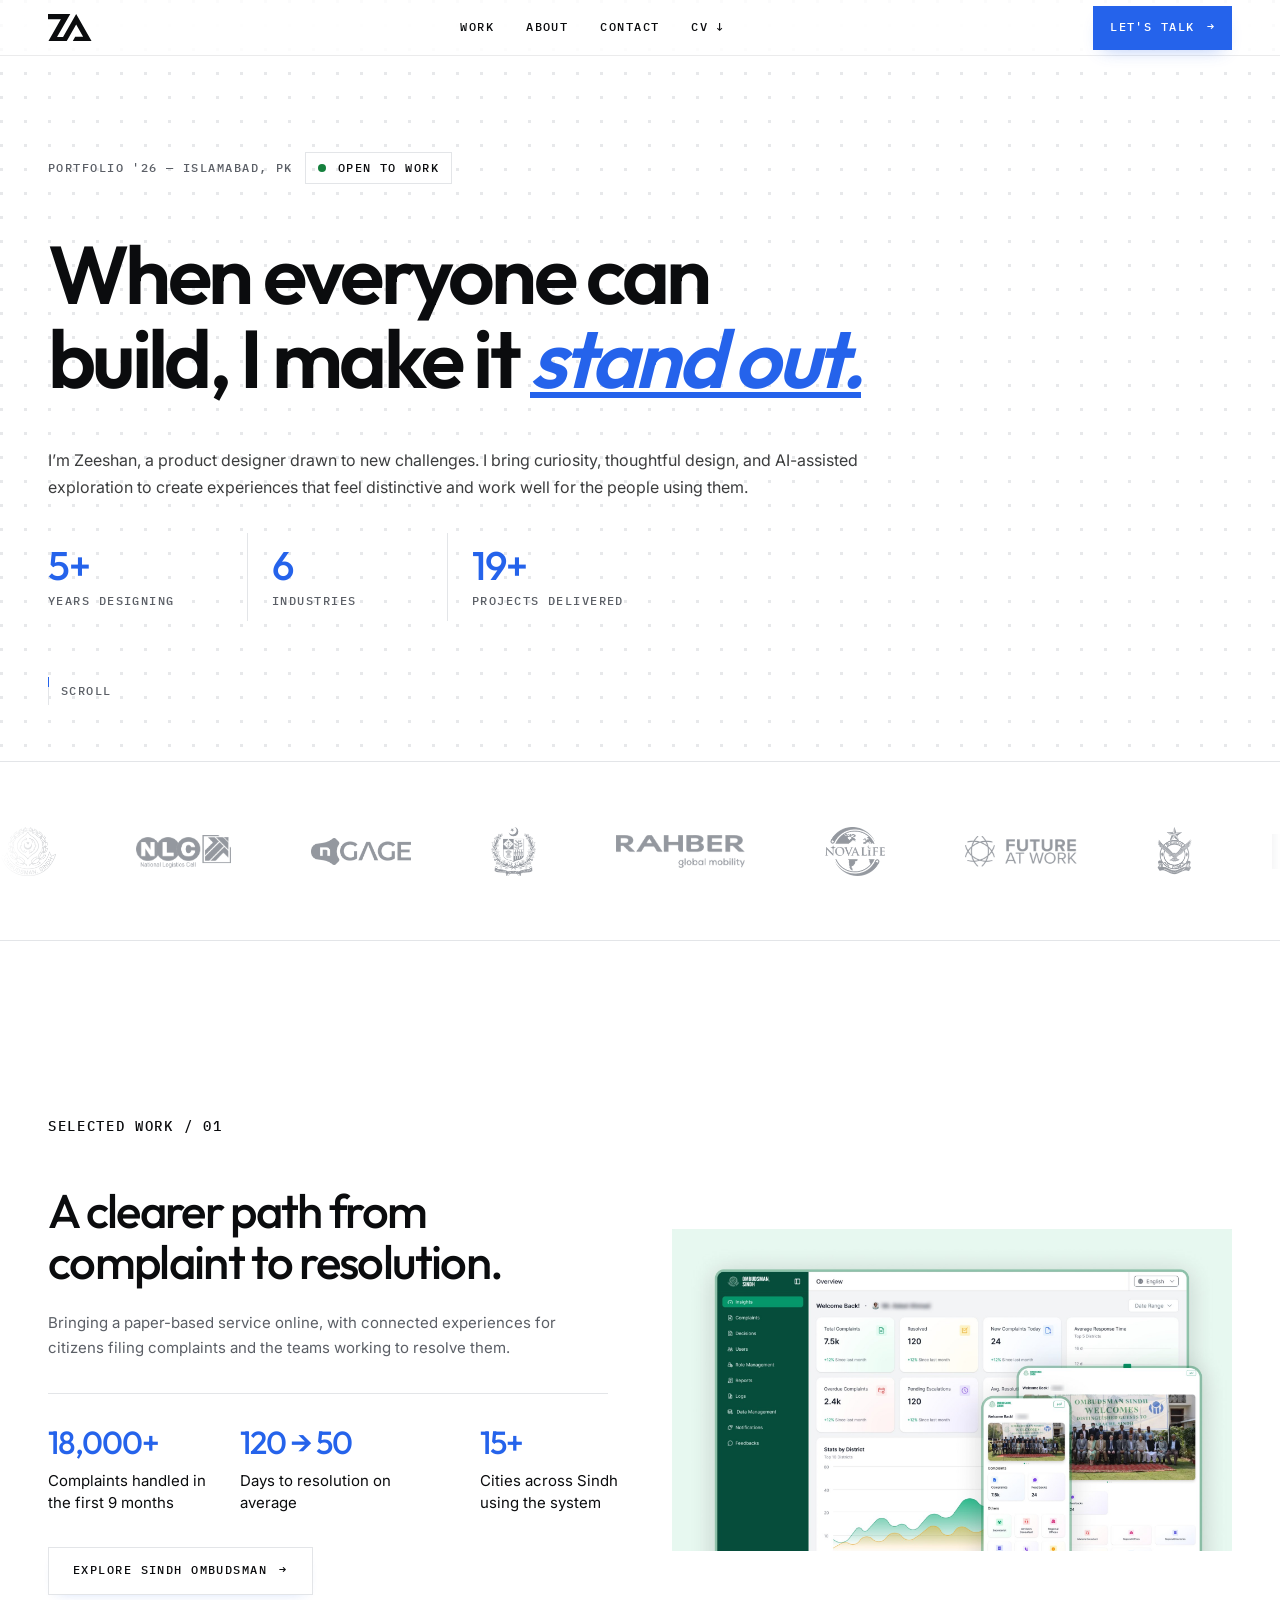
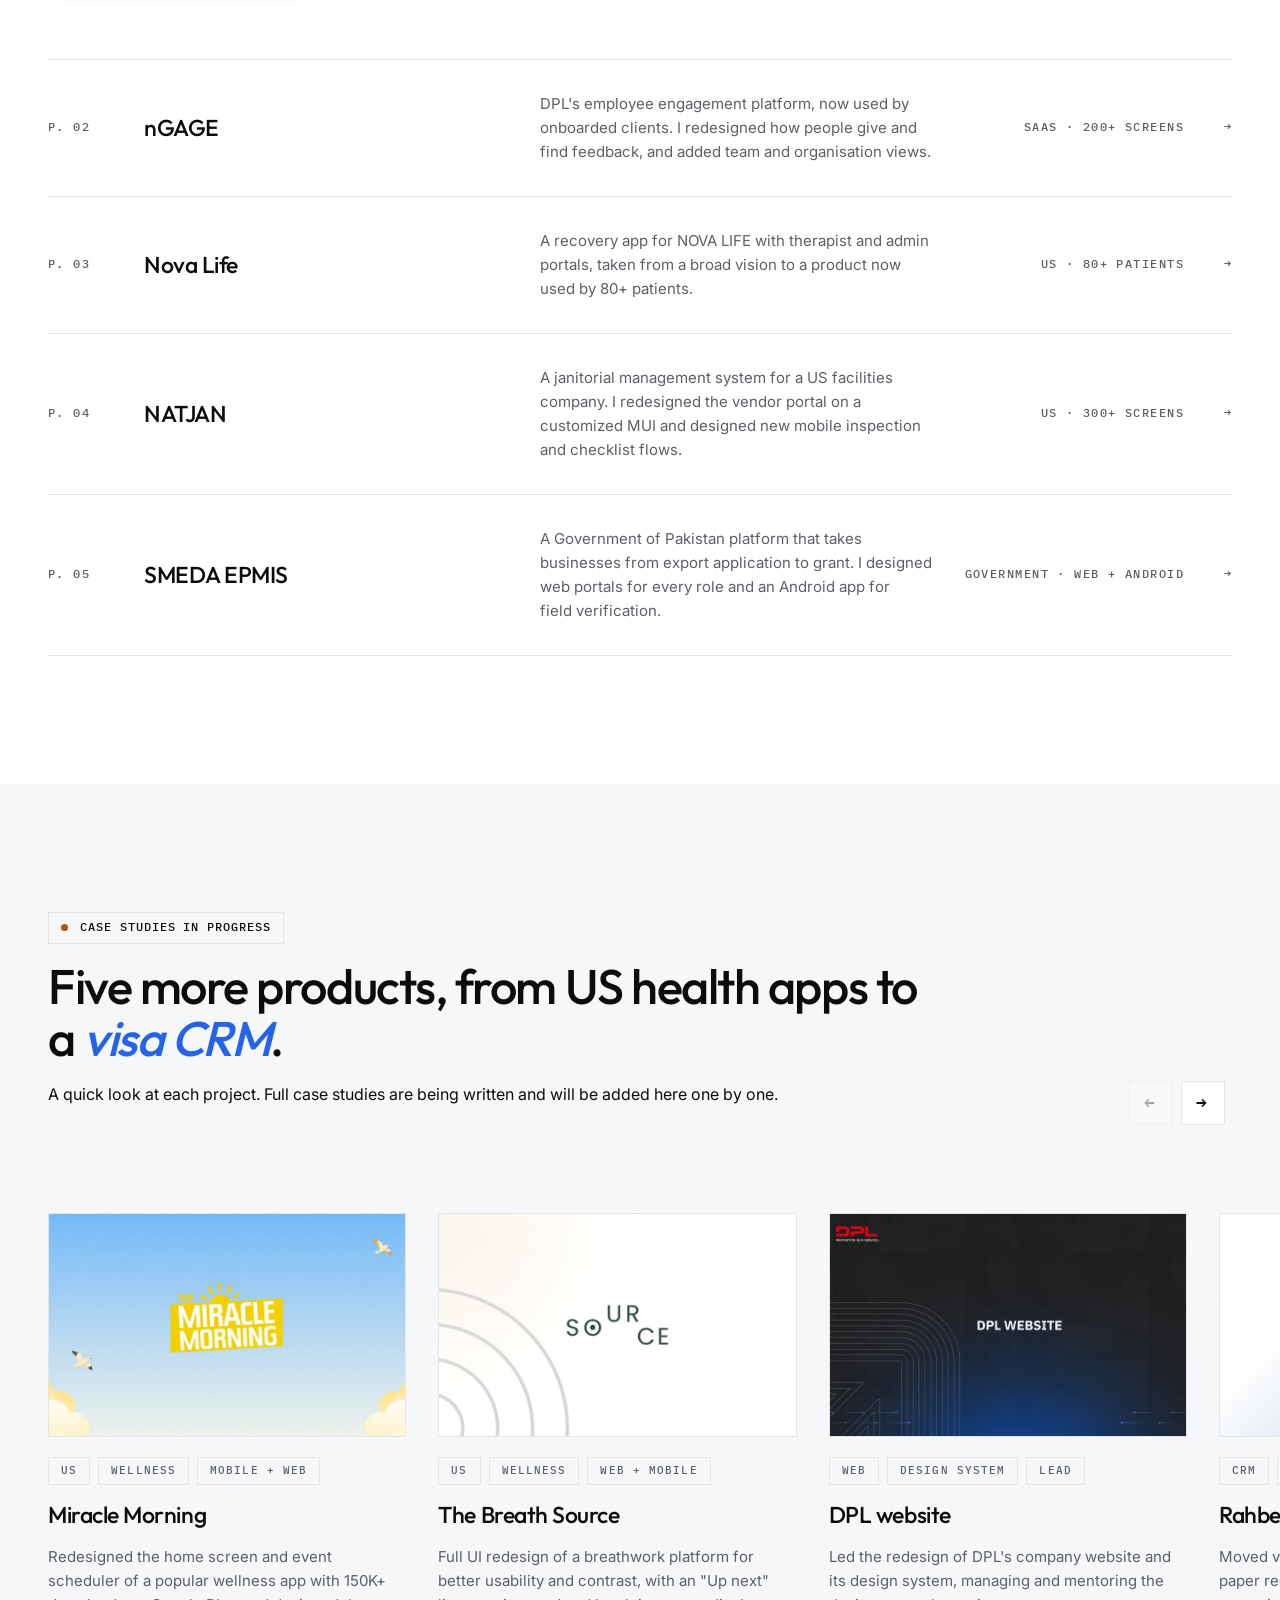
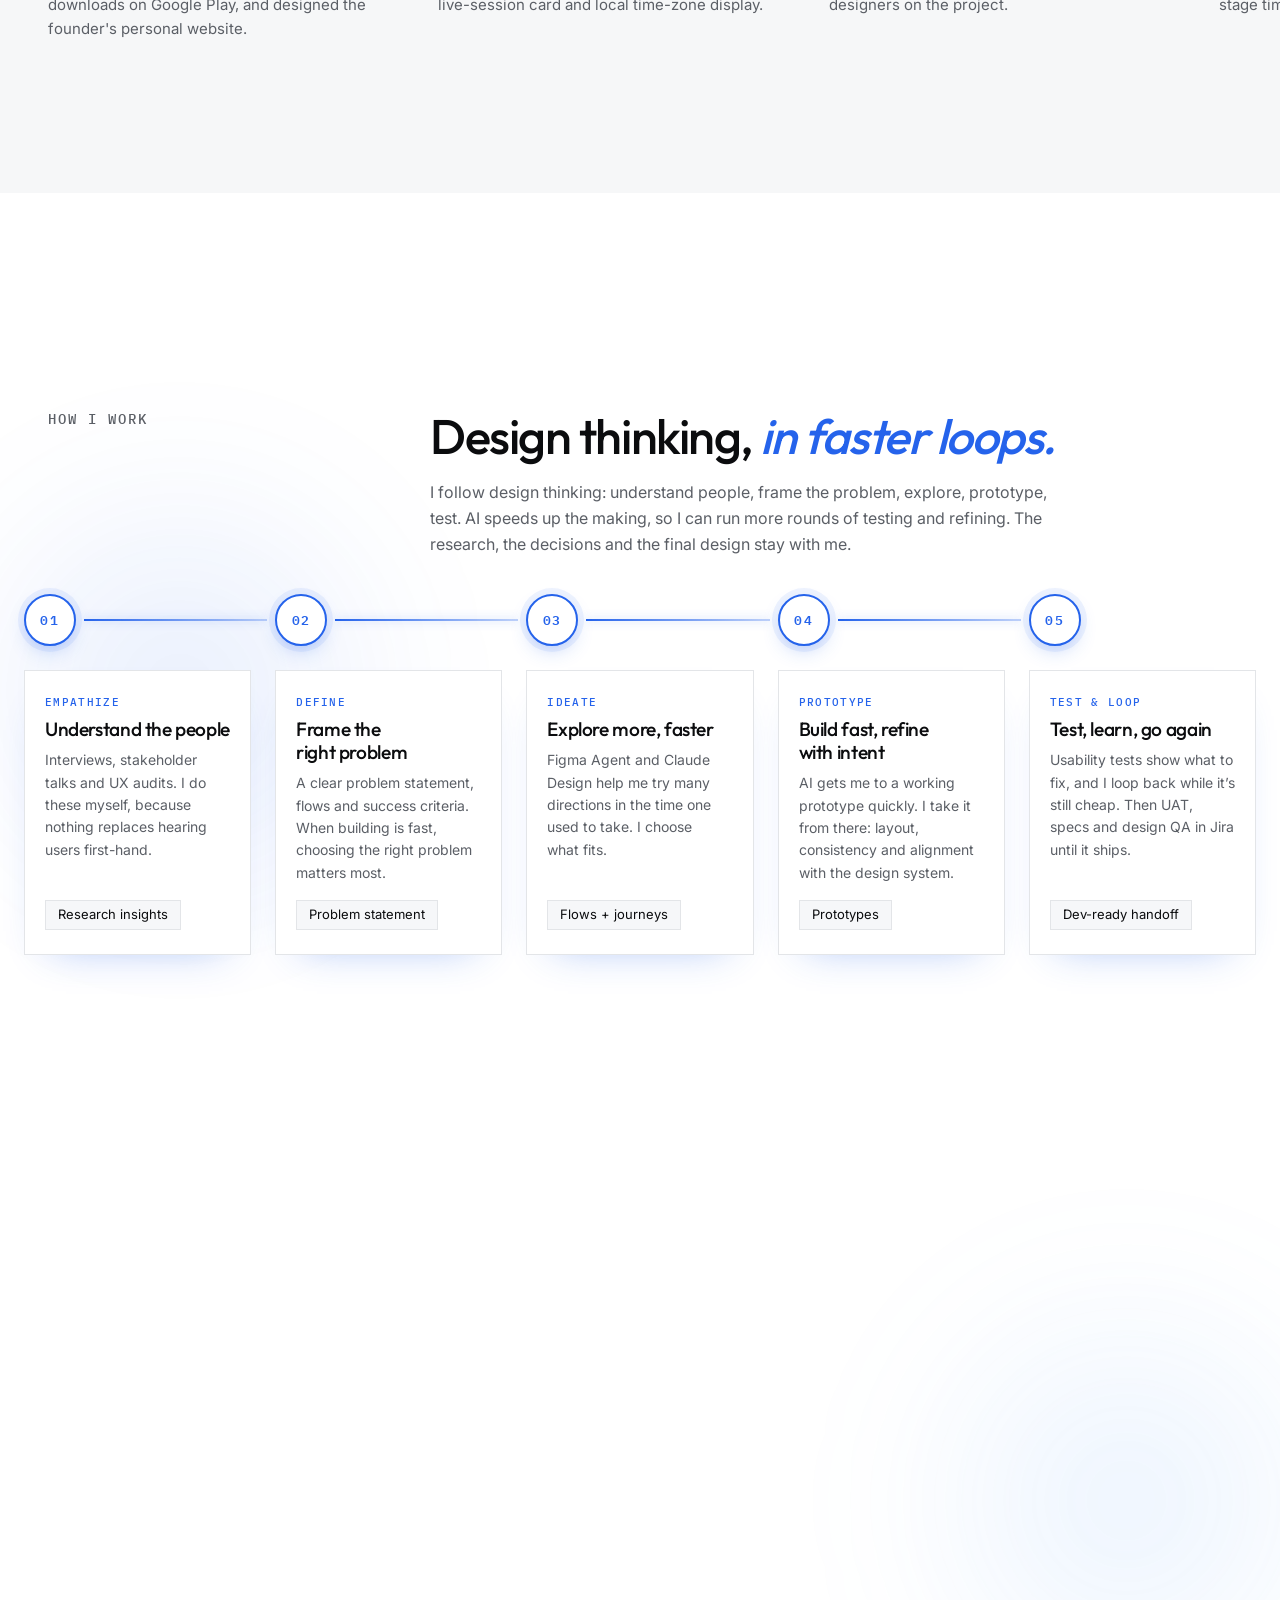
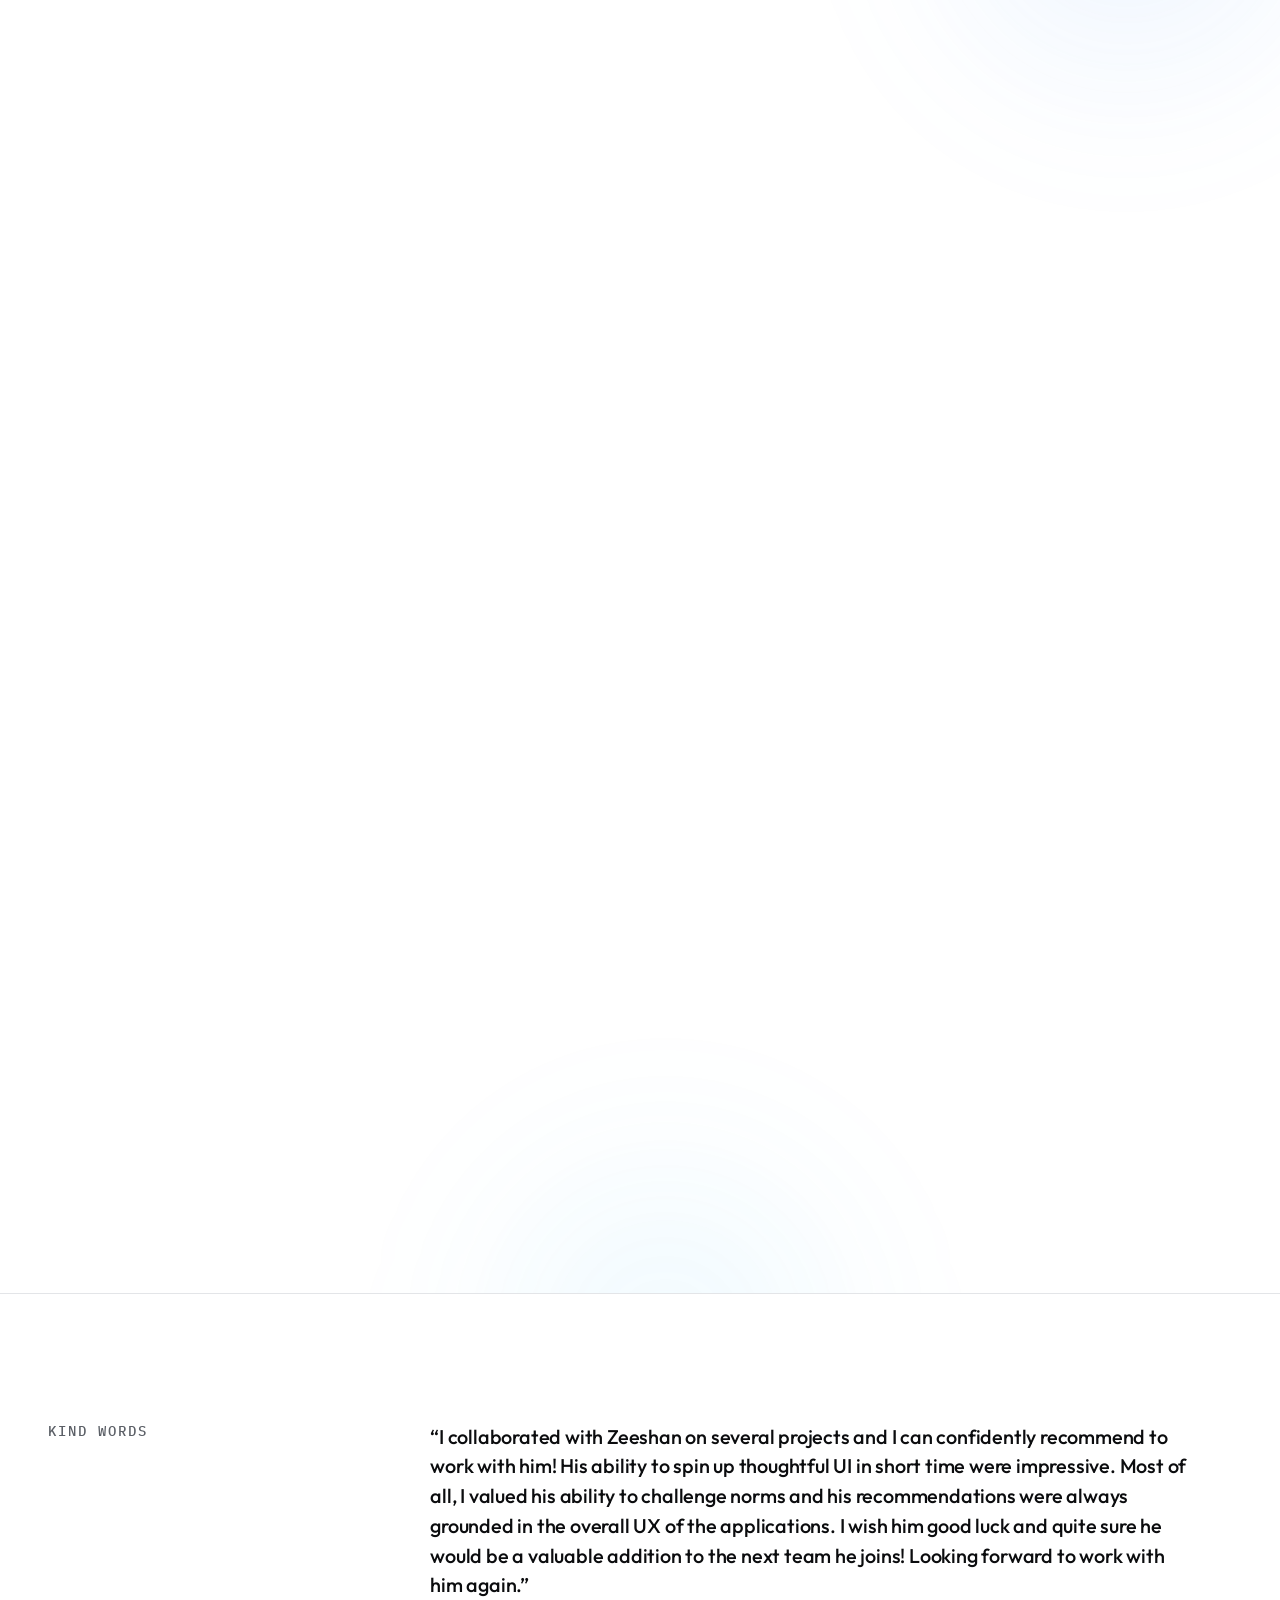
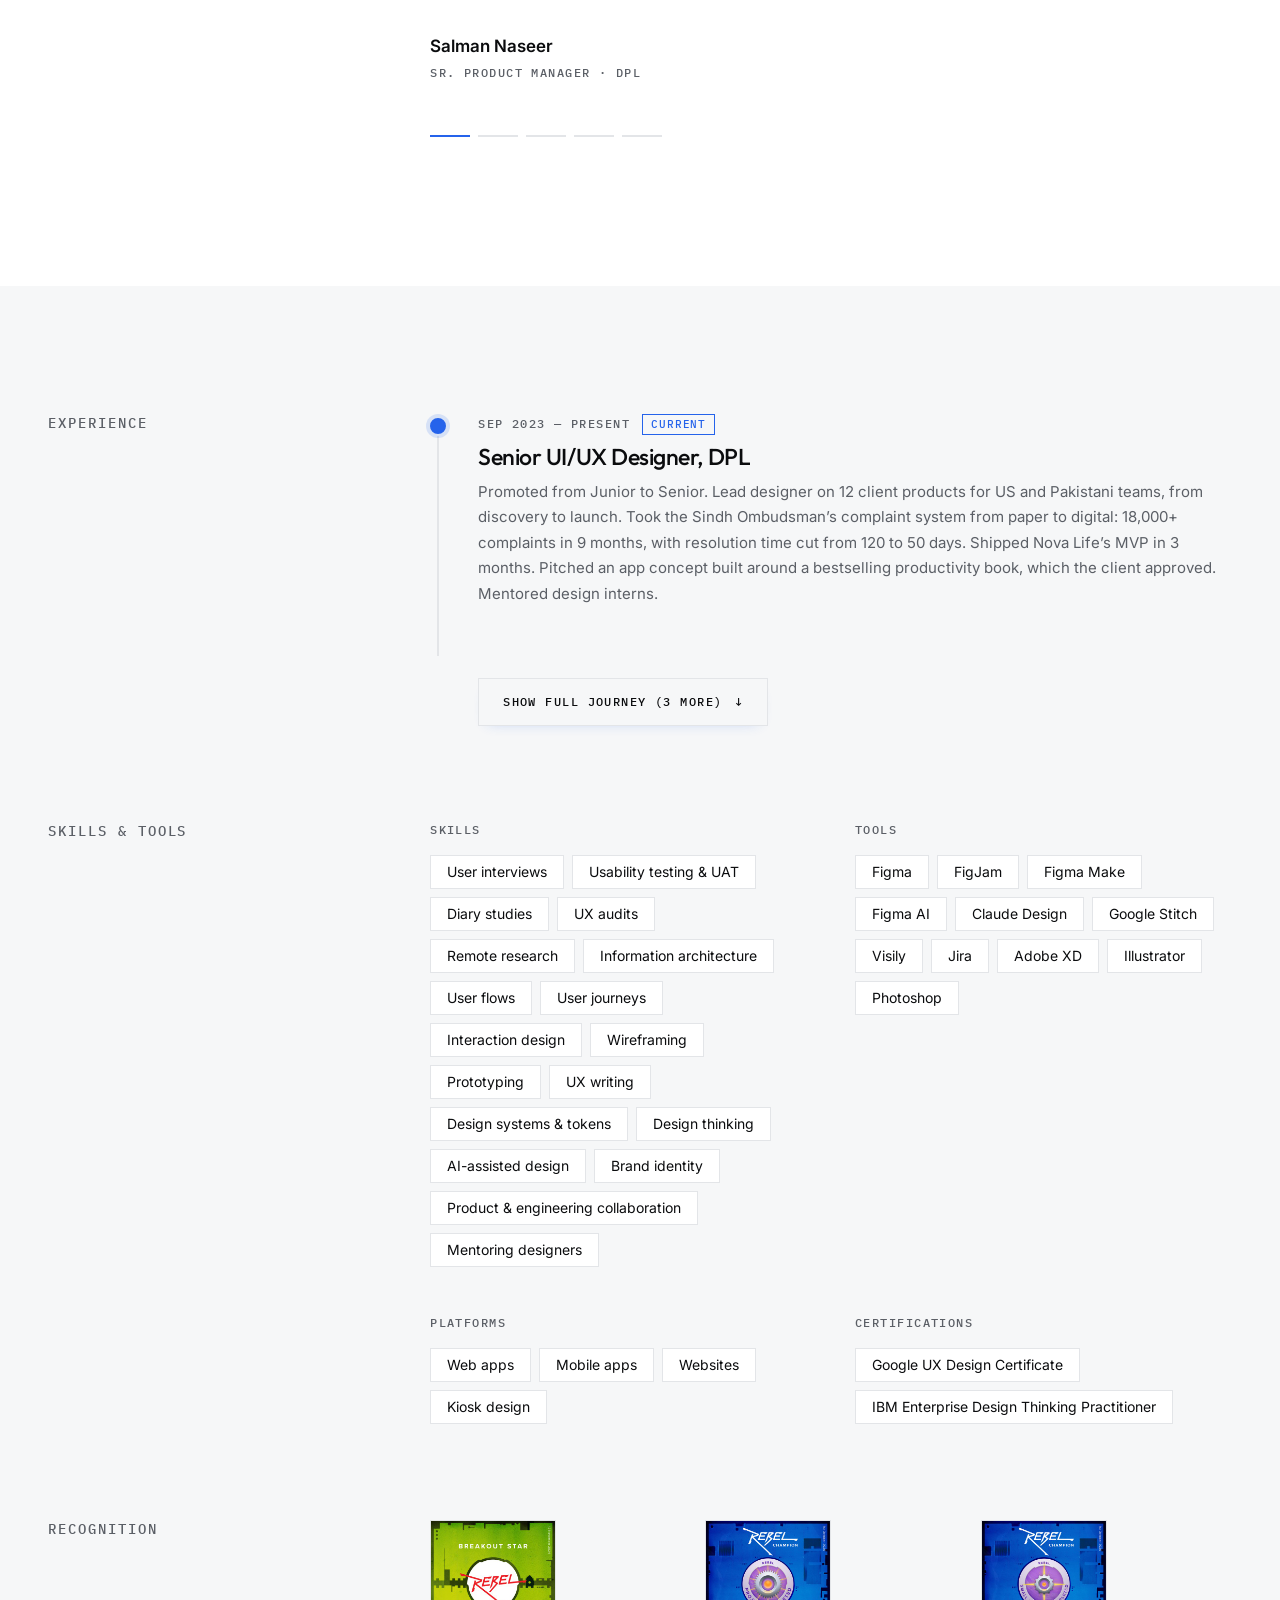
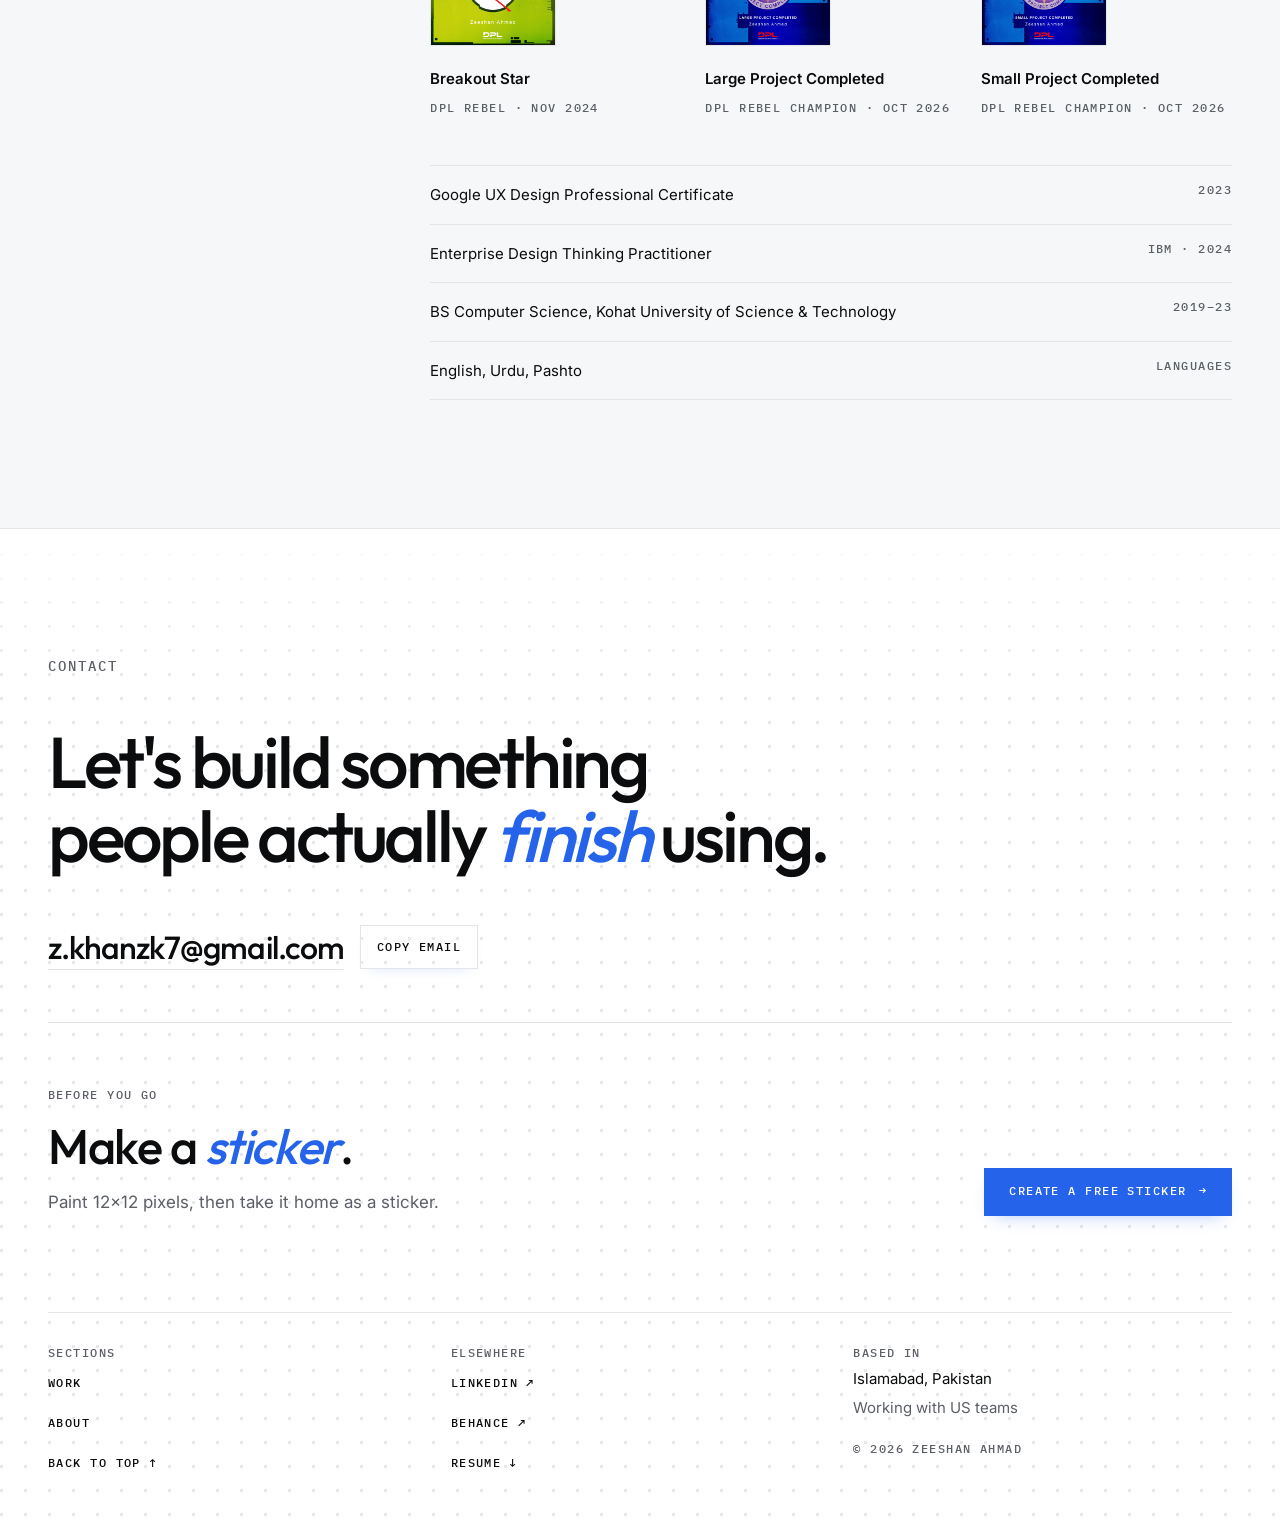
<file: index.html>
<!doctype html>
<html lang="en">
<head>
<meta charset="utf-8">
<meta name="viewport" content="width=device-width, initial-scale=1">
<title>Zeeshan Ahmad — UI/UX & Product Designer</title>
<meta name="description" content="UI/UX and Product Designer in Islamabad with 5+ years designing government systems, B2B SaaS and health apps for clients in Pakistan and the US.">
<meta property="og:title" content="Zeeshan Ahmad — UI/UX & Product Designer">
<meta property="og:description" content="UI/UX and Product Designer in Islamabad with 5+ years designing government systems, B2B SaaS and health apps for clients in Pakistan and the US.">
<meta property="og:type" content="website">
<meta property="og:image" content="sindh-ombudsman-cover.jpg">
<meta name="twitter:card" content="summary_large_image">
<meta name="theme-color" content="#FFFFFF">
<link rel="icon" href="favicon.svg" type="image/svg+xml">
<link rel="preconnect" href="https://fonts.googleapis.com">
<link rel="preconnect" href="https://fonts.gstatic.com" crossorigin>
<link rel="stylesheet" href="https://fonts.googleapis.com/css2?family=Outfit:wght@400..700&amp;family=Inter:ital,wght@0,400..700;1,400..700&amp;family=IBM+Plex+Mono:wght@400;500;600&amp;display=swap">
<link rel="stylesheet" href="style.css">
</head>
<body>
<div id="top" class="is-root is-light" style="position: relative; font-family: 'Inter', ui-sans-serif, system-ui, sans-serif; color: var(--text)">
<span class="cursor-glow" aria-hidden="true"></span>
<span class="view-cursor mono" aria-hidden="true"></span>
<a class="skip mono" href="#work">Skip to work</a>

<header class="nav">
<div class="wrap nav-row">
<a class="brand" href="#top" aria-label="Zeeshan Ahmad, home">
<span class="mark" aria-hidden="true"><svg class="mark-svg" viewBox="50 61.6 863.5 546" focusable="false"><polygon fill="currentColor" points="50,61.6 50,166.1 302.1,166.1 50,607.6 409.3,607.6 602.9,269.2 739.4,510.1 583.4,510.1 527.7,607.6 913.5,607.6 602.9,61.6 345.2,511.5 226.9,511.5 487.3,61.6"></polygon></svg></span>

</a>
<nav class="nav-links" aria-label="Primary">
<a class="link mono" href="#work">Work</a>

<a class="link mono" href="#about">About</a>
<a class="link mono" href="#contact">Contact</a>
<a class="link mono" href="Zeeshan_Ahmad_UIUX_Designer_CV.pdf" download="Zeeshan_Ahmad_UIUX_Designer_CV.pdf">CV <span class="arr arr-d" aria-hidden="true">↓</span></a>
</nav>
<div class="nav-actions">
<a class="btn btn-primary btn-sm mono" href="#contact">Let's talk <span class="arr arr-r" aria-hidden="true">→</span></a>
</div>
</div>
</header>

<main>
<!-- HERO -->
<section class="hero-stage" aria-labelledby="hero-title">
<div class="hero-bg" aria-hidden="true">

</div>
<div class="wrap hero" style="position: relative">
<div class="hero-top enter" style="position: static">
<div style="box-sizing: border-box; display: flex; flex-direction: row; gap: 12px; justify-content: center; align-items: center"><p class="mono label">Portfolio '26 — Islamabad, PK</p><span class="badge mono" style="color: var(--text)"><span class="dot" aria-hidden="true"></span>Open to work</span></div>

</div>
<h1 id="hero-title" class="serif h-display hero-title" aria-label="When everyone can build, I make it stand out."><span class="w" aria-hidden="true" style="--i: 0">When</span> <span class="w" aria-hidden="true" style="--i: 1">everyone</span> <span class="w" aria-hidden="true" style="--i: 2">can</span> <span class="w" aria-hidden="true" style="--i: 3">build,</span> <span class="w" aria-hidden="true" style="--i: 4">I</span> <span class="w" aria-hidden="true" style="--i: 5">make</span> <span class="w" aria-hidden="true" style="--i: 6">it</span> <span class="w" aria-hidden="true" style="--i: 7"><em class="draw">stand out.</em></span></h1>
<div style="box-sizing: border-box; display: flex; flex-direction: column; gap: 12px"><div class="hero-foot">


<p style="margin: 0; width: 845px; margin-bottom: 20px; color: #0B0C0ECC">I’m Zeeshan, a product designer drawn to new challenges. I bring curiosity, thoughtful design, and AI-assisted exploration to create experiences that feel distinctive and work well for the people using them.</p></div><dl class="stats reveal" style="margin: 0px; width: 100%; border-style: none">
<div class="stat"><dt class="mono label" style="order: 2">Years designing</dt><dd class="serif stat-num" style="margin: 0; color: var(--signal-ink); font-size: 40px">5+</dd></div>
<div class="stat"><dt class="mono label" style="order: 2">Industries</dt><dd class="serif stat-num" style="margin: 0; color: var(--signal-ink); font-size: 40px">6</dd></div>
<div class="stat"><dt class="mono label" style="order: 2">Projects delivered</dt><dd class="serif stat-num" style="margin: 0; color: var(--signal-ink); font-size: 40px">19+</dd></div>

</dl></div>
<a class="scroll-cue mono label enter-late" href="#work"><span class="cue-line" aria-hidden="true"></span>Scroll</a>
</div>
</section>

<!-- STATS -->
<section class="wrap" aria-label="At a glance">

</section>

<!-- LOGOS -->
<section class="logo-band" aria-label="Brands I've worked with">

<div class="logo-marquee"><ul class="logo-track"><li><img src="home-sindh.png" alt="Ombudsman Sindh" width="50" height="45" loading="lazy" style="height: 45px"></li><li><img src="home-b3b98510.png" alt="National Logistics Cell" width="88" height="30" loading="lazy" style="height: 30px"></li><li><img src="home-22499bb5.png" alt="nGAGE" width="91" height="24" loading="lazy" style="height: 24px"></li><li><img src="home-gop.png" alt="Government of Pakistan" width="40" height="45" loading="lazy" style="height: 45px"></li><li><img src="home-60ef9934.png" alt="Rahber Global Mobility" width="119" height="30" loading="lazy" style="height: 30px"></li><li><img src="home-e5778991.png" alt="Nova Life" width="54" height="45" loading="lazy" style="height: 45px"></li><li><img src="home-1832173c.png" alt="Future at Work" width="101" height="29" loading="lazy" style="height: 29px"></li><li><img src="home-paf.png" alt="Pakistan Air Force" width="32" height="45" loading="lazy" style="height: 45px"></li><li><img src="home-a9fc7cd1.png" alt="King Saud University" width="76" height="32" loading="lazy" style="height: 32px"></li><li><img src="home-b49300db.png" alt="The Miracle Morning" width="59" height="37" loading="lazy" style="height: 37px"></li><li><img src="home-384b5b0d.png" alt="SMEDA" width="34" height="40" loading="lazy" style="height: 40px"></li><li><img src="home-bfc29cd8.png" alt="The Breath Source" width="74" height="29" loading="lazy" style="height: 29px"></li><li><img src="home-9d249a1f.png" alt="Nashpati TV" width="46" height="37" loading="lazy" style="height: 37px"></li><li><img src="home-b7fa0756.png" alt="MENA Assistance" width="180" height="13" loading="lazy" style="height: 13px"></li><li><img src="home-iathan.png" alt="iAthan" width="89" height="26" loading="lazy" style="height: 26px"></li><li><img src="home-tfgs.png" alt="The Facilities Group" width="77" height="36" loading="lazy" style="height: 36px"></li></ul><ul class="logo-track" aria-hidden="true"><li><img src="home-sindh.png" alt="" width="50" height="45" loading="lazy" style="height: 45px"></li><li><img src="home-b3b98510.png" alt="" width="88" height="30" loading="lazy" style="height: 30px"></li><li><img src="home-22499bb5.png" alt="" width="91" height="24" loading="lazy" style="height: 24px"></li><li><img src="home-gop.png" alt="" width="40" height="45" loading="lazy" style="height: 45px"></li><li><img src="home-60ef9934.png" alt="" width="119" height="30" loading="lazy" style="height: 30px"></li><li><img src="home-e5778991.png" alt="" width="54" height="45" loading="lazy" style="height: 45px"></li><li><img src="home-1832173c.png" alt="" width="101" height="29" loading="lazy" style="height: 29px"></li><li><img src="home-paf.png" alt="" width="32" height="45" loading="lazy" style="height: 45px"></li><li><img src="home-a9fc7cd1.png" alt="" width="76" height="32" loading="lazy" style="height: 32px"></li><li><img src="home-b49300db.png" alt="" width="59" height="37" loading="lazy" style="height: 37px"></li><li><img src="home-384b5b0d.png" alt="" width="34" height="40" loading="lazy" style="height: 40px"></li><li><img src="home-bfc29cd8.png" alt="" width="74" height="29" loading="lazy" style="height: 29px"></li><li><img src="home-9d249a1f.png" alt="" width="46" height="37" loading="lazy" style="height: 37px"></li><li><img src="home-b7fa0756.png" alt="" width="180" height="13" loading="lazy" style="height: 13px"></li><li><img src="home-iathan.png" alt="" width="89" height="26" loading="lazy" style="height: 26px"></li><li><img src="home-tfgs.png" alt="" width="77" height="36" loading="lazy" style="height: 36px"></li></ul></div>
</section>

<!-- ON THIS PAGE -->


<!-- 01 WORK -->
<section id="work" class="section" aria-labelledby="work-title" style="border-top: 0; padding-top: var(--space-32)">
<div class="wrap" style="display: flex; flex-direction: column; gap: var(--space-12)">
<div style="display: flex; justify-content: space-between; align-items: baseline; gap: var(--space-6); flex-wrap: wrap">
<h2 id="work-title" class="sr-only">Work</h2>
</div>
<div class="work-grid">
<article id="sf-sindh" class="sf reveal" aria-labelledby="sf-title">
<div class="sf-top"><p class="mono sf-kicker">Selected work / 01</p></div>
<div class="sf-body">
<div class="sf-copy">

<h3 id="sf-title" class="serif sf-title">A clearer path from complaint to resolution.</h3>

<p class="sf-lead" style="font-size: 15px">Bringing a paper-based service online, with connected experiences for citizens filing complaints and the teams working to resolve them.</p>
<dl class="sf-stats">
<div><dt class="sf-lab" style="font-size: 15px">Complaints handled in the first 9 months</dt><dd class="serif sf-num" style="font-size: 32px">18,000+</dd></div>
<div><dt class="sf-lab" style="font-size: 15px">Days to resolution on average</dt><dd class="serif sf-num" style="font-size: 32px">120 → 50</dd></div>
<div><dt class="sf-lab" style="font-size: 15px; width: 146px">Cities across Sindh using the system</dt><dd class="serif sf-num" style="font-size: 32px">15+</dd></div>
</dl>
<a class="btn mono" href="sindh-ombudsman.html" style="align-self: flex-start; margin-top: var(--space-2)">Explore Sindh Ombudsman <span class="arr arr-r" aria-hidden="true">→</span></a>
</div>
<div class="sf-visual" style="padding: 0; background: none; justify-content: center; height: 322px">
<div class="sf-stage" style="padding: 0"><img src="home-754c59a9.jpg" alt="Sindh Ombudsman on desktop, tablet and mobile: the Insights dashboard with complaint totals and a district chart, beside the citizen app home with complaints and other services" width="2000" height="1156" loading="lazy" style="display: block; width: 100%; height: auto; border-radius: 2px"></div>
</div>
</div>
</article>
<div class="rows reveal">
<a class="row" href="ngage.html">
<span class="mono r-num">P. 02</span>
<div class="ph has-img r-thumb"><img src="ng-cover-v4.jpg" alt="nGAGE on desktop and mobile: the Feedback overview with a 4.2 score and weekly trend, skill bars with scores, a feedback goal, feedback requests and the Hall of Champion leaderboard. Sample data." style="object-position: 50% 50%"></div>
<h3 class="serif h-item">nGAGE</h3>
<p class="r-desc">DPL's employee engagement platform, now used by onboarded clients. I redesigned how people give and find feedback, and added team and organisation views.</p>
<span class="mono r-meta">SaaS · 200+ screens</span>
<span class="mono r-arrow" aria-hidden="true">→</span>
<div class="ph has-img r-preview" aria-hidden="true"><img src="ng-cover-v4.jpg" alt="" style="object-position: 50% 50%"></div>
</a>
<a class="row" href="nova-life.html">
<span class="mono r-num">P. 03</span>
<div class="ph has-img r-thumb"><img src="home-b3168ebe.jpg" alt="Nova Life on desktop and mobile: the admin dashboard with patient and therapist accounts and a therapist table, beside the patient app showing a sobriety counter and the daily pledge. Sample data." style="object-position: 50% 50%"></div>
<h3 class="serif h-item">Nova Life</h3>
<p class="r-desc">A recovery app for NOVA LIFE with therapist and admin portals, taken from a broad vision to a product now used by 80+ patients.</p>
<span class="mono r-meta">US · 80+ patients</span>
<span class="mono r-arrow" aria-hidden="true">→</span>
<div class="ph has-img r-preview" aria-hidden="true"><img src="home-b3168ebe.jpg" alt="" style="object-position: 50% 50%"></div>
</a>
<a class="row" href="natjan.html">
<span class="mono r-num">P. 04</span>
<div class="ph has-img r-thumb"><img src="home-3a000d2d.jpg" alt="NATJAN on desktop, tablet and mobile: the vendor work orders overview with open, due and completed counts and a store table, beside a mobile map of work order locations. Sample data." style="object-position: 50% 50%"></div>
<h3 class="serif h-item">NATJAN</h3>
<p class="r-desc">A janitorial management system for a US facilities company. I redesigned the vendor portal on a customized MUI and designed new mobile inspection and checklist flows.</p>
<span class="mono r-meta">US · 300+ screens</span>
<span class="mono r-arrow" aria-hidden="true">→</span>
<div class="ph has-img r-preview" aria-hidden="true"><img src="home-3a000d2d.jpg" alt="" style="object-position: 50% 50%"></div>
</a>
<a class="row" href="smeda-epmis.html">
<span class="mono r-num">P. 05</span>
<div class="ph has-img r-thumb"><img src="cover-smeda.jpg" alt="SMEDA EPMIS on desktop and phone: the TPV portal dashboard and the field agent app’s list of assigned verifications. Sample data." style="object-position: 50% 50%"></div>
<h3 class="serif h-item">SMEDA EPMIS</h3>
<p class="r-desc">A Government of Pakistan platform that takes businesses from export application to grant. I designed web portals for every role and an Android app for field verification.</p>
<span class="mono r-meta">Government · Web + Android</span>
<span class="mono r-arrow" aria-hidden="true">→</span>
<div class="ph has-img r-preview" aria-hidden="true"><img src="cover-smeda.jpg" alt="" style="object-position: 50% 50%"></div>
</a>
</div>
</div>
</div>
</section>

<!-- 02 MORE PROJECTS -->
<section id="more" class="section band" aria-labelledby="more-title">
<div class="wrap">
<div class="s-head reveal">

<div style="display: flex; flex-direction: column; gap: var(--space-4); grid-column: 1 / -1; max-width: 1177px">
<span class="badge mono" style="align-self: flex-start; color: var(--text); font-size: 12px; letter-spacing: .08em"><span class="status-dot" aria-hidden="true"></span>Case studies in progress</span>
<p class="serif h-section" style="max-width: 887px">Five more products, from US health apps to a <em>visa CRM</em>.</p>
<div style="box-sizing: border-box; display: flex; flex-direction: row; gap: 12px; justify-content: space-between; align-items: flex-start; flex-wrap: wrap; min-height: 44px"><p style="margin: 0; flex: 1 1 320px">A quick look at each project. Full case studies are being written and will be added here one by one.</p><div class="p-rail-bar"><button type="button" class="p-rail-btn mono" data-dir="-1" aria-label="Previous projects" aria-controls="p-rail"><span class="arr arr-l" aria-hidden="true">←</span></button><button type="button" class="p-rail-btn mono" data-dir="1" aria-label="Next projects" aria-controls="p-rail"><span class="arr arr-r" aria-hidden="true">→</span></button></div></div>
</div>
</div>

<div id="p-rail" class="pgrid p-rail" tabindex="0" role="region" aria-label="More projects, scroll sideways">
<article class="pcard" aria-labelledby="mm-title">
<div class="ph has-img"><img src="cover-miracle-morning.jpg" alt="The Miracle Morning: project cover with the yellow logo on a morning-sky gradient" style="object-position: 50% 50%"></div>
<div class="pcard-head"><div class="tags"><span class="tag mono">US</span><span class="tag mono">Wellness</span><span class="tag mono">Mobile + Web</span></div></div>
<h3 id="mm-title" class="serif h-item">Miracle Morning</h3>
<p class="muted pcard-desc">Redesigned the home screen and event scheduler of a popular wellness app with 150K+ downloads on Google Play, and designed the founder's personal website.</p>
</article>
<article class="pcard" aria-labelledby="tbs-title">
<div class="ph has-img"><img src="cover-breath-source.jpg" alt="The Breath Source: project cover with the dark green Source wordmark and soft grey breath rings on a warm white background" style="object-position: 50% 50%"></div>
<div class="pcard-head"><div class="tags"><span class="tag mono">US</span><span class="tag mono">Wellness</span><span class="tag mono">Web + Mobile</span></div></div>
<h3 id="tbs-title" class="serif h-item">The Breath Source</h3>
<p class="muted pcard-desc">Full UI redesign of a breathwork platform for better usability and contrast, with an "Up next" live-session card and local time-zone display.</p>
</article>
<article class="pcard" aria-labelledby="dpl-title">
<div class="ph has-img"><img src="cover-dpl.jpg" alt="DPL website: project cover with the red DPL logo and the title DPL Website on a dark blue background" style="object-position: 50% 50%"></div>
<div class="pcard-head"><div class="tags"><span class="tag mono">Web</span><span class="tag mono">Design system</span><span class="tag mono">Lead</span></div></div>
<h3 id="dpl-title" class="serif h-item">DPL website</h3>
<p class="muted pcard-desc">Led the redesign of DPL's company website and its design system, managing and mentoring the designers on the project.</p>
</article>
<article class="pcard" aria-labelledby="rahbar-title">
<div class="ph has-img"><img src="cover-rahber.jpg" alt="Rahber Global Mobility: project cover with the blue Rahber wordmark on a white-to-blue gradient" style="object-position: 50% 50%"></div>
<div class="pcard-head"><div class="tags"><span class="tag mono">CRM</span><span class="tag mono">Visa processing</span><span class="tag mono">Web</span></div></div>
<h3 id="rahbar-title" class="serif h-item">Rahber Global</h3>
<p class="muted pcard-desc">Moved visa operations off spreadsheets and paper registers into role-based work queues, stage timelines and batch tracking.</p>
</article>
<article class="pcard" aria-labelledby="cric-title">
<div class="ph has-img"><img src="cover-cricstreamer.jpg" alt="Cricstreamer: project cover with the green Cricstreamer logo on a soft mint gradient" style="object-position: 50% 50%"></div>
<div class="pcard-head"><div class="tags"><span class="tag mono">Mobile</span><span class="tag mono">Sports streaming</span></div></div>
<h3 id="cric-title" class="serif h-item">Cricstreamer</h3>
<p class="muted pcard-desc">Cricket streaming app with live streams, scorecards and player and team stats, from user research to high-fidelity prototypes.</p>
</article>
</div>
</div>
</section>

<!-- HOW I WORK: design thinking, AI-assisted -->
<section id="process" class="section dt-band" aria-labelledby="how-title">
<div class="dt-glow" aria-hidden="true"><span></span><span></span><span></span></div>
<div class="dt-track">
<div class="wrap dt-stage">
<div class="s-head reveal">
<p class="mono sec-label">How I work</p>
<div style="display: flex; flex-direction: column; gap: var(--space-4)">
<h2 id="how-title" class="serif h-section">Design thinking, <em>in faster loops.</em></h2>
<p class="dt-lead" style="max-width: 640px">I follow design thinking: understand people, frame the problem, explore, prototype, test. AI speeds up the making, so I can run more rounds of testing and refining. The research, the decisions and the final design stay with me.</p>
</div>
</div>
<ol class="dt-steps">
<li class="dt-step is-left" style="--k: 0"><span class="dt-node" aria-hidden="true"><span class="mono">01</span></span><div class="dt-body"><span class="mono dt-tag">Empathize</span><h3 class="serif h-item">Understand the people</h3><div class="dt-more"><p>Interviews, stakeholder talks and UX audits. I do these myself, because nothing replaces hearing users first-hand.</p><div class="chips dt-outs"><span class="chip dt-out">Research insights</span></div></div></div></li>
<li class="dt-step is-right" style="--k: 1"><span class="dt-node" aria-hidden="true"><span class="mono">02</span></span><div class="dt-body"><span class="mono dt-tag">Define</span><h3 class="serif h-item">Frame the right problem</h3><div class="dt-more"><p>A clear problem statement, flows and success criteria. When building is fast, choosing the right problem matters most.</p><div class="chips dt-outs"><span class="chip dt-out">Problem statement</span></div></div></div></li>
<li class="dt-step is-left" style="--k: 2"><span class="dt-node" aria-hidden="true"><span class="mono">03</span></span><div class="dt-body"><span class="mono dt-tag">Ideate</span><h3 class="serif h-item">Explore more, faster</h3><div class="dt-more"><p>Figma Agent and Claude Design help me try many directions in the time one used to take. I choose what fits.</p><div class="chips dt-outs"><span class="chip dt-out">Flows + journeys</span></div></div></div></li>
<li class="dt-step is-right" style="--k: 3"><span class="dt-node" aria-hidden="true"><span class="mono">04</span></span><div class="dt-body"><span class="mono dt-tag">Prototype</span><h3 class="serif h-item">Build fast, refine with intent</h3><div class="dt-more"><p>AI gets me to a working prototype quickly. I take it from there: layout, consistency and alignment with the design system.</p><div class="chips dt-outs"><span class="chip dt-out">Prototypes</span></div></div></div></li>
<li class="dt-step is-left" style="--k: 4"><span class="dt-node" aria-hidden="true"><span class="mono">05</span></span><div class="dt-body"><span class="mono dt-tag">Test &amp; Loop</span><h3 class="serif h-item">Test, learn, go again</h3><div class="dt-more"><p>Usability tests show what to fix, and I loop back while it’s still cheap. Then UAT, specs and design QA in Jira until it ships.</p><div class="chips dt-outs"><span class="chip dt-out">Dev-ready handoff</span></div></div></div></li>
</ol>
</div>
</div>
</section>

<!-- TESTIMONIAL -->
<section id="words" class="section" aria-labelledby="quote-title">
<div class="wrap quote reveal">
<h2 id="quote-title" class="mono sec-label">Kind words</h2>
<div class="q-stage" aria-label="Recommendations">
<figure class="q-slide">
<blockquote><p class="serif q-text">“I collaborated with Zeeshan on several projects and I can confidently recommend to work with him! His ability to spin up thoughtful UI in short time were impressive. Most of all, I valued his ability to challenge norms and his recommendations were always grounded in the overall UX of the applications. I wish him good luck and quite sure he would be a valuable addition to the next team he joins! Looking forward to work with him again.”</p></blockquote>
<figcaption class="q-who"><span class="q-name">Salman Naseer</span><span class="mono label">Sr. Product Manager · DPL</span></figcaption>
</figure>
<figure class="q-slide">
<blockquote><p class="serif q-text">“Worked with Zeeshan for over a year on various UI/UX design projects under DPL Marketing, and he consistently proved to be an incredibly creative and insightful designer. He is not someone who fills in templates. Rather than relying on cookie-cutter frameworks, he thoroughly analyzes user perspectives and crafts custom, high-converting experiences for niche audiences. His combination of creativity and strategic thinking makes him a standout professional in web design.”</p></blockquote>
<figcaption class="q-who"><span class="q-name">Shahrukh Satti</span><span class="mono label">Marketing Lead · DPL</span></figcaption>
</figure>
<figure class="q-slide">
<blockquote><p class="serif q-text">“I had the privilege of working with Zeeshan on a web-based project at DPL, and I can confidently say he is one of the finest in his field. His exceptional creativity, keen eye for detail, and commitment to delivering high-quality work set him apart as a UI/UX designer. Beyond his technical skills, Zeeshan’s professionalism and strong work ethic make him a valuable asset to any team. I highly recommend him.”</p></blockquote>
<figcaption class="q-who"><span class="q-name">Haseeb Sultan</span><span class="mono label">Sr. Software Engineer (Full Stack) · DPL</span></figcaption>
</figure>
<figure class="q-slide">
<blockquote><p class="serif q-text">“J Hobbs and DPL Team, this page looks fantastic so far! Great work!!!”</p></blockquote>
<figcaption class="q-who"><span class="q-name">Hal Elrod</span><span class="mono label">Client · Miracle Morning</span></figcaption>
</figure>
<figure class="q-slide">
<blockquote><p class="serif q-text">“Love the ownership and energy you bring to your work. I’m glad to have a colleague like you.”</p></blockquote>
<figcaption class="q-who"><span class="q-name">Waqas Mukhtar</span><span class="mono label">Team Lead · DPL</span></figcaption>
</figure>
<div class="q-dots" role="group" aria-label="Choose a recommendation"><button type="button" class="q-dot" aria-label="Recommendation 1 of 5, Salman Naseer"><span></span></button><button type="button" class="q-dot" aria-label="Recommendation 2 of 5, Shahrukh Satti"><span></span></button><button type="button" class="q-dot" aria-label="Recommendation 3 of 5, Haseeb Sultan"><span></span></button><button type="button" class="q-dot" aria-label="Recommendation 4 of 5, Hal Elrod"><span></span></button><button type="button" class="q-dot" aria-label="Recommendation 5 of 5, Waqas Mukhtar"><span></span></button></div>
</div>
</div>
</section>

<!-- ABOUT -->
<section id="about" class="section band" aria-labelledby="about-title">
<div class="wrap" style="display: flex; flex-direction: column; gap: var(--space-24)">
<div class="about-grid reveal">
<h2 id="about-title" class="mono sec-label">Experience</h2>
<div class="exp-journey">
<ol class="journey-list">
<li class="jr is-current"><span class="jr-dot" aria-hidden="true"></span><div class="jr-body"><span class="mono cv-when">Sep 2023 — Present <span class="jr-now mono">Current</span></span><h3 class="serif h-item">Senior UI/UX Designer, DPL</h3><p class="muted" style="font-size: 15px">Promoted from Junior to Senior. Lead designer on 12 client products for US and Pakistani teams, from discovery to launch. Took the Sindh Ombudsman’s complaint system from paper to digital: 18,000+ complaints in 9 months, with resolution time cut from 120 to 50 days. Shipped Nova Life’s MVP in 3 months. Pitched an app concept built around a bestselling productivity book, which the client approved. Mentored design interns.</p></div></li>
<div class="jr-extra" data-exp-extra hidden>
<li class="jr"><span class="jr-dot" aria-hidden="true"></span><div class="jr-body"><span class="mono cv-when">Mar 2022 — Apr 2023</span><h3 class="serif h-item">Product Designer, Cricstreamer</h3><p class="muted" style="font-size: 15px">Designed a cricket streaming app for an incubated startup, covering live streams, scorecards and player stats, from user research to high-fidelity prototypes. Also designed the brand identity.</p></div></li>
<li class="jr"><span class="jr-dot" aria-hidden="true"></span><div class="jr-body"><span class="mono cv-when">Aug 2021 — Apr 2022</span><h3 class="serif h-item">Product Designer, Workout Need</h3><p class="muted" style="font-size: 15px">Led end-to-end design of a fitness app for an incubated startup, with workout tracking, training plans and a marketplace. Also designed the brand.</p></div></li>
<li class="jr jr-last"><span class="jr-dot" aria-hidden="true"></span><div class="jr-body"><span class="mono cv-when">Apr 2021 — Jan 2022</span><h3 class="serif h-item">Graphic Designer, Uzair Technology</h3><p class="muted" style="font-size: 15px">Brand, marketing and social media design.</p></div></li>
</div>
</ol>
<button type="button" class="btn mono jr-more" aria-expanded="false" data-toggle-exp><span data-exp-label>Show full journey (3 more)</span> <span class="arr arr-d" aria-hidden="true">↓</span></button>
</div>
</div>

<div id="skills" class="about-grid reveal">
<h2 class="mono sec-label">Skills &amp; tools</h2>
<div class="kv">
<div style="display: flex; flex-direction: column; gap: var(--space-4)">
<h3 class="mono label">Skills</h3>
<div class="chips"><span class="chip">User interviews</span><span class="chip">Usability testing &amp; UAT</span><span class="chip">Diary studies</span><span class="chip">UX audits</span><span class="chip">Remote research</span><span class="chip">Information architecture</span><span class="chip">User flows</span><span class="chip">User journeys</span><span class="chip">Interaction design</span><span class="chip">Wireframing</span><span class="chip">Prototyping</span><span class="chip">UX writing</span><span class="chip">Design systems &amp; tokens</span><span class="chip">Design thinking</span><span class="chip">AI-assisted design</span><span class="chip">Brand identity</span><span class="chip">Product &amp; engineering collaboration</span><span class="chip">Mentoring designers</span></div>
</div>
<div style="display: flex; flex-direction: column; gap: var(--space-4)">
<h3 class="mono label">Tools</h3>
<div class="chips"><span class="chip">Figma</span><span class="chip">FigJam</span><span class="chip">Figma Make</span><span class="chip">Figma AI</span><span class="chip">Claude Design</span><span class="chip">Google Stitch</span><span class="chip">Visily</span><span class="chip">Jira</span><span class="chip">Adobe XD</span><span class="chip">Illustrator</span><span class="chip">Photoshop</span></div>
</div>
<div style="display: flex; flex-direction: column; gap: var(--space-4)">
<h3 class="mono label">Platforms</h3>
<div class="chips"><span class="chip">Web apps</span><span class="chip">Mobile apps</span><span class="chip">Websites</span><span class="chip">Kiosk design</span></div>
</div>
<div style="display: flex; flex-direction: column; gap: var(--space-4)">
<h3 class="mono label">Certifications</h3>
<div class="chips"><span class="chip">Google UX Design Certificate</span><span class="chip">IBM Enterprise Design Thinking Practitioner</span></div>
</div>
</div>
</div>

<div id="recognition" class="about-grid reveal">
<h2 class="mono sec-label">Recognition</h2>
<div class="rec-body">
<ul class="badges" aria-label="Badges from DPL">
<li><span class="b-img"><img src="badge-breakout-star.jpg" alt="Breakout Star award from DPL's Rebel programme, presented to Zeeshan Ahmed on 12 November 2024" width="480" height="480" loading="lazy"></span><span class="b-name">Breakout Star</span><span class="mono label">DPL Rebel · Nov 2024</span></li>
<li><span class="b-img"><img src="badge-large-project.jpg" alt="DPL Rebel Champion card: Large Project Completed, awarded to Zeeshan Ahmed on 1 October 2026" width="480" height="480" loading="lazy"></span><span class="b-name">Large Project Completed</span><span class="mono label">DPL Rebel Champion · Oct 2026</span></li>
<li><span class="b-img"><img src="badge-small-project.jpg" alt="DPL Rebel Champion card: Small Project Completed, awarded to Zeeshan Ahmad on 1 October 2026" width="480" height="480" loading="lazy"></span><span class="b-name">Small Project Completed</span><span class="mono label">DPL Rebel Champion · Oct 2026</span></li>
</ul>
<ul class="facts">
<li><span>Google UX Design Professional Certificate</span><span class="mono label">2023</span></li>
<li><span>Enterprise Design Thinking Practitioner</span><span class="mono label">IBM · 2024</span></li>
<li><span>BS Computer Science, Kohat University of Science &amp; Technology</span><span class="mono label">2019–23</span></li>
<li><span>English, Urdu, Pashto</span><span class="mono label">Languages</span></li>
</ul>
</div>
</div>
</div>
</section>
</main>

<!-- CONTACT / FOOTER -->
<footer id="contact" class="contact" aria-labelledby="contact-title">
<div class="wrap" style="display: flex; flex-direction: column; gap: var(--space-12)">
<p class="mono sec-label">Contact</p>
<h2 id="contact-title" class="serif h-contact reveal" style="font-size: 72px">Let's build something people actually <em>finish</em> using.</h2>
<div class="email-row reveal">
<a class="email" href="mailto:z.khanzk7@gmail.com" style="font-size: 32px">z.khanzk7@gmail.com</a>
<button class="btn btn-sm mono" type="button" data-copy-email aria-live="polite">Copy email</button>
</div>
<section id="play" class="pp is-collapsed" aria-labelledby="pp-title">
<div class="pp-intro">
<div class="pp-copy">
<p class="mono label">Before you go</p>
<h2 id="pp-title" class="serif h-section">Make a <em>sticker</em>.</h2>
<p class="muted" style="font-size: 17px; line-height: 1.6; margin: 0">Paint 12×12 pixels, then take it home as a sticker.</p>
</div>
<div class="pp-cta">
<button class="btn btn-primary mono pp-toggle" type="button" aria-expanded="false" aria-controls="pp-board"><span class="pp-toggle-label">Create a free sticker</span> <span class="arr arr-r pp-toggle-arr" aria-hidden="true">→</span></button>
</div>
</div>
<div id="pp-board" class="pp-board" hidden="">
<div class="pp-tools" role="toolbar" aria-label="Sticker tools" aria-orientation="vertical">
<div class="pp-tools-sec">
<span class="mono label">Tools</span>
<div class="pp-tools-row">
<button class="pp-tool is-magic" type="button" data-pp="surprise" aria-label="Surprise me: load a ready-made sticker" title="Surprise me"><svg viewBox="0 0 24 24" width="18" height="18" aria-hidden="true" focusable="false" fill="currentColor"><rect x="8" y="6.7" width="3.2" height="15.6" rx="1.2" transform="rotate(45 9.6 14.5)"/><path d="M17.5 1.5l1 2.5 2.5 1-2.5 1-1 2.5-1-2.5-2.5-1 2.5-1z"/><path d="M10.5 2.5l.6 1.5 1.5.6-1.5.6-.6 1.5-.6-1.5-1.5-.6 1.5-.6z"/><path d="M20.5 11l.6 1.5 1.5.6-1.5.6-.6 1.5-.6-1.5-1.5-.6 1.5-.6z"/></svg></button>
<button class="pp-tool" type="button" data-pp="eraser" aria-pressed="false" aria-label="Eraser" title="Eraser"><svg viewBox="0 0 24 24" width="18" height="18" aria-hidden="true" focusable="false" fill="currentColor"><path d="M14.2 2.9a2 2 0 0 1 2.8 0l4.1 4.1a2 2 0 0 1 0 2.8l-6.4 6.4-6.9-6.9z"/><path d="M6.7 10.4l6.9 6.9-1.7 1.7H8.3a2 2 0 0 1-1.4-.6l-3.9-3.9a2 2 0 0 1 0-2.8z"/><rect x="13" y="19" width="8" height="2" rx="1"/></svg></button>
<button class="pp-tool" type="button" data-pp="clear" aria-label="Clear the canvas" title="Clear" disabled><svg viewBox="0 0 24 24" width="18" height="18" aria-hidden="true" focusable="false" fill="currentColor"><path d="M9 2.5h6l1 2H20a1 1 0 1 1 0 2H4a1 1 0 0 1 0-2h4z"/><path d="M5.2 8h13.6l-1 12.2a2 2 0 0 1-2 1.8H8.2a2 2 0 0 1-2-1.8z"/></svg></button>
</div>
</div>
<div class="pp-tools-sec">
<span class="mono label">Colours</span>
<div class="pp-swatches" role="group" aria-label="Colours"><button class="pp-sw" type="button" data-color="#111827" aria-pressed="true" aria-label="Ink" title="Ink" style="background: #111827"></button><button class="pp-sw" type="button" data-color="#2563EB" aria-pressed="false" aria-label="Blue" title="Blue" style="background: #2563EB"></button><button class="pp-sw" type="button" data-color="#EF4444" aria-pressed="false" aria-label="Red" title="Red" style="background: #EF4444"></button><button class="pp-sw" type="button" data-color="#FACC15" aria-pressed="false" aria-label="Yellow" title="Yellow" style="background: #FACC15"></button><button class="pp-sw is-slot" type="button" aria-label="Your custom colour"></button><label class="pp-custom" title="Pick your own colour"><span class="sr-only">Pick your own colour</span><svg viewBox="0 0 24 24" width="18" height="18" aria-hidden="true" focusable="false" fill="currentColor"><rect x="10.5" y="4" width="3" height="16" rx="1.5"/><rect x="4" y="10.5" width="16" height="3" rx="1.5"/></svg><input type="color" value="#0EA5E9"></label></div>
</div>
</div>
<div class="pp-grid" role="group" aria-label="12 by 12 pixel canvas"><button class="pp-cell" type="button" data-i="0" aria-label="Pixel row 1, column 1"></button><button class="pp-cell" type="button" data-i="1" aria-label="Pixel row 1, column 2"></button><button class="pp-cell" type="button" data-i="2" aria-label="Pixel row 1, column 3"></button><button class="pp-cell" type="button" data-i="3" aria-label="Pixel row 1, column 4"></button><button class="pp-cell" type="button" data-i="4" aria-label="Pixel row 1, column 5"></button><button class="pp-cell" type="button" data-i="5" aria-label="Pixel row 1, column 6"></button><button class="pp-cell" type="button" data-i="6" aria-label="Pixel row 1, column 7"></button><button class="pp-cell" type="button" data-i="7" aria-label="Pixel row 1, column 8"></button><button class="pp-cell" type="button" data-i="8" aria-label="Pixel row 1, column 9"></button><button class="pp-cell" type="button" data-i="9" aria-label="Pixel row 1, column 10"></button><button class="pp-cell" type="button" data-i="10" aria-label="Pixel row 1, column 11"></button><button class="pp-cell" type="button" data-i="11" aria-label="Pixel row 1, column 12"></button><button class="pp-cell" type="button" data-i="12" aria-label="Pixel row 2, column 1"></button><button class="pp-cell" type="button" data-i="13" aria-label="Pixel row 2, column 2"></button><button class="pp-cell" type="button" data-i="14" aria-label="Pixel row 2, column 3"></button><button class="pp-cell" type="button" data-i="15" aria-label="Pixel row 2, column 4"></button><button class="pp-cell" type="button" data-i="16" aria-label="Pixel row 2, column 5"></button><button class="pp-cell" type="button" data-i="17" aria-label="Pixel row 2, column 6"></button><button class="pp-cell" type="button" data-i="18" aria-label="Pixel row 2, column 7"></button><button class="pp-cell" type="button" data-i="19" aria-label="Pixel row 2, column 8"></button><button class="pp-cell" type="button" data-i="20" aria-label="Pixel row 2, column 9"></button><button class="pp-cell" type="button" data-i="21" aria-label="Pixel row 2, column 10"></button><button class="pp-cell" type="button" data-i="22" aria-label="Pixel row 2, column 11"></button><button class="pp-cell" type="button" data-i="23" aria-label="Pixel row 2, column 12"></button><button class="pp-cell" type="button" data-i="24" aria-label="Pixel row 3, column 1"></button><button class="pp-cell" type="button" data-i="25" aria-label="Pixel row 3, column 2"></button><button class="pp-cell" type="button" data-i="26" aria-label="Pixel row 3, column 3"></button><button class="pp-cell" type="button" data-i="27" aria-label="Pixel row 3, column 4"></button><button class="pp-cell" type="button" data-i="28" aria-label="Pixel row 3, column 5"></button><button class="pp-cell" type="button" data-i="29" aria-label="Pixel row 3, column 6"></button><button class="pp-cell" type="button" data-i="30" aria-label="Pixel row 3, column 7"></button><button class="pp-cell" type="button" data-i="31" aria-label="Pixel row 3, column 8"></button><button class="pp-cell" type="button" data-i="32" aria-label="Pixel row 3, column 9"></button><button class="pp-cell" type="button" data-i="33" aria-label="Pixel row 3, column 10"></button><button class="pp-cell" type="button" data-i="34" aria-label="Pixel row 3, column 11"></button><button class="pp-cell" type="button" data-i="35" aria-label="Pixel row 3, column 12"></button><button class="pp-cell" type="button" data-i="36" aria-label="Pixel row 4, column 1"></button><button class="pp-cell" type="button" data-i="37" aria-label="Pixel row 4, column 2"></button><button class="pp-cell" type="button" data-i="38" aria-label="Pixel row 4, column 3"></button><button class="pp-cell" type="button" data-i="39" aria-label="Pixel row 4, column 4"></button><button class="pp-cell" type="button" data-i="40" aria-label="Pixel row 4, column 5"></button><button class="pp-cell" type="button" data-i="41" aria-label="Pixel row 4, column 6"></button><button class="pp-cell" type="button" data-i="42" aria-label="Pixel row 4, column 7"></button><button class="pp-cell" type="button" data-i="43" aria-label="Pixel row 4, column 8"></button><button class="pp-cell" type="button" data-i="44" aria-label="Pixel row 4, column 9"></button><button class="pp-cell" type="button" data-i="45" aria-label="Pixel row 4, column 10"></button><button class="pp-cell" type="button" data-i="46" aria-label="Pixel row 4, column 11"></button><button class="pp-cell" type="button" data-i="47" aria-label="Pixel row 4, column 12"></button><button class="pp-cell" type="button" data-i="48" aria-label="Pixel row 5, column 1"></button><button class="pp-cell" type="button" data-i="49" aria-label="Pixel row 5, column 2"></button><button class="pp-cell" type="button" data-i="50" aria-label="Pixel row 5, column 3"></button><button class="pp-cell" type="button" data-i="51" aria-label="Pixel row 5, column 4"></button><button class="pp-cell" type="button" data-i="52" aria-label="Pixel row 5, column 5"></button><button class="pp-cell" type="button" data-i="53" aria-label="Pixel row 5, column 6"></button><button class="pp-cell" type="button" data-i="54" aria-label="Pixel row 5, column 7"></button><button class="pp-cell" type="button" data-i="55" aria-label="Pixel row 5, column 8"></button><button class="pp-cell" type="button" data-i="56" aria-label="Pixel row 5, column 9"></button><button class="pp-cell" type="button" data-i="57" aria-label="Pixel row 5, column 10"></button><button class="pp-cell" type="button" data-i="58" aria-label="Pixel row 5, column 11"></button><button class="pp-cell" type="button" data-i="59" aria-label="Pixel row 5, column 12"></button><button class="pp-cell" type="button" data-i="60" aria-label="Pixel row 6, column 1"></button><button class="pp-cell" type="button" data-i="61" aria-label="Pixel row 6, column 2"></button><button class="pp-cell" type="button" data-i="62" aria-label="Pixel row 6, column 3"></button><button class="pp-cell" type="button" data-i="63" aria-label="Pixel row 6, column 4"></button><button class="pp-cell" type="button" data-i="64" aria-label="Pixel row 6, column 5"></button><button class="pp-cell" type="button" data-i="65" aria-label="Pixel row 6, column 6"></button><button class="pp-cell" type="button" data-i="66" aria-label="Pixel row 6, column 7"></button><button class="pp-cell" type="button" data-i="67" aria-label="Pixel row 6, column 8"></button><button class="pp-cell" type="button" data-i="68" aria-label="Pixel row 6, column 9"></button><button class="pp-cell" type="button" data-i="69" aria-label="Pixel row 6, column 10"></button><button class="pp-cell" type="button" data-i="70" aria-label="Pixel row 6, column 11"></button><button class="pp-cell" type="button" data-i="71" aria-label="Pixel row 6, column 12"></button><button class="pp-cell" type="button" data-i="72" aria-label="Pixel row 7, column 1"></button><button class="pp-cell" type="button" data-i="73" aria-label="Pixel row 7, column 2"></button><button class="pp-cell" type="button" data-i="74" aria-label="Pixel row 7, column 3"></button><button class="pp-cell" type="button" data-i="75" aria-label="Pixel row 7, column 4"></button><button class="pp-cell" type="button" data-i="76" aria-label="Pixel row 7, column 5"></button><button class="pp-cell" type="button" data-i="77" aria-label="Pixel row 7, column 6"></button><button class="pp-cell" type="button" data-i="78" aria-label="Pixel row 7, column 7"></button><button class="pp-cell" type="button" data-i="79" aria-label="Pixel row 7, column 8"></button><button class="pp-cell" type="button" data-i="80" aria-label="Pixel row 7, column 9"></button><button class="pp-cell" type="button" data-i="81" aria-label="Pixel row 7, column 10"></button><button class="pp-cell" type="button" data-i="82" aria-label="Pixel row 7, column 11"></button><button class="pp-cell" type="button" data-i="83" aria-label="Pixel row 7, column 12"></button><button class="pp-cell" type="button" data-i="84" aria-label="Pixel row 8, column 1"></button><button class="pp-cell" type="button" data-i="85" aria-label="Pixel row 8, column 2"></button><button class="pp-cell" type="button" data-i="86" aria-label="Pixel row 8, column 3"></button><button class="pp-cell" type="button" data-i="87" aria-label="Pixel row 8, column 4"></button><button class="pp-cell" type="button" data-i="88" aria-label="Pixel row 8, column 5"></button><button class="pp-cell" type="button" data-i="89" aria-label="Pixel row 8, column 6"></button><button class="pp-cell" type="button" data-i="90" aria-label="Pixel row 8, column 7"></button><button class="pp-cell" type="button" data-i="91" aria-label="Pixel row 8, column 8"></button><button class="pp-cell" type="button" data-i="92" aria-label="Pixel row 8, column 9"></button><button class="pp-cell" type="button" data-i="93" aria-label="Pixel row 8, column 10"></button><button class="pp-cell" type="button" data-i="94" aria-label="Pixel row 8, column 11"></button><button class="pp-cell" type="button" data-i="95" aria-label="Pixel row 8, column 12"></button><button class="pp-cell" type="button" data-i="96" aria-label="Pixel row 9, column 1"></button><button class="pp-cell" type="button" data-i="97" aria-label="Pixel row 9, column 2"></button><button class="pp-cell" type="button" data-i="98" aria-label="Pixel row 9, column 3"></button><button class="pp-cell" type="button" data-i="99" aria-label="Pixel row 9, column 4"></button><button class="pp-cell" type="button" data-i="100" aria-label="Pixel row 9, column 5"></button><button class="pp-cell" type="button" data-i="101" aria-label="Pixel row 9, column 6"></button><button class="pp-cell" type="button" data-i="102" aria-label="Pixel row 9, column 7"></button><button class="pp-cell" type="button" data-i="103" aria-label="Pixel row 9, column 8"></button><button class="pp-cell" type="button" data-i="104" aria-label="Pixel row 9, column 9"></button><button class="pp-cell" type="button" data-i="105" aria-label="Pixel row 9, column 10"></button><button class="pp-cell" type="button" data-i="106" aria-label="Pixel row 9, column 11"></button><button class="pp-cell" type="button" data-i="107" aria-label="Pixel row 9, column 12"></button><button class="pp-cell" type="button" data-i="108" aria-label="Pixel row 10, column 1"></button><button class="pp-cell" type="button" data-i="109" aria-label="Pixel row 10, column 2"></button><button class="pp-cell" type="button" data-i="110" aria-label="Pixel row 10, column 3"></button><button class="pp-cell" type="button" data-i="111" aria-label="Pixel row 10, column 4"></button><button class="pp-cell" type="button" data-i="112" aria-label="Pixel row 10, column 5"></button><button class="pp-cell" type="button" data-i="113" aria-label="Pixel row 10, column 6"></button><button class="pp-cell" type="button" data-i="114" aria-label="Pixel row 10, column 7"></button><button class="pp-cell" type="button" data-i="115" aria-label="Pixel row 10, column 8"></button><button class="pp-cell" type="button" data-i="116" aria-label="Pixel row 10, column 9"></button><button class="pp-cell" type="button" data-i="117" aria-label="Pixel row 10, column 10"></button><button class="pp-cell" type="button" data-i="118" aria-label="Pixel row 10, column 11"></button><button class="pp-cell" type="button" data-i="119" aria-label="Pixel row 10, column 12"></button><button class="pp-cell" type="button" data-i="120" aria-label="Pixel row 11, column 1"></button><button class="pp-cell" type="button" data-i="121" aria-label="Pixel row 11, column 2"></button><button class="pp-cell" type="button" data-i="122" aria-label="Pixel row 11, column 3"></button><button class="pp-cell" type="button" data-i="123" aria-label="Pixel row 11, column 4"></button><button class="pp-cell" type="button" data-i="124" aria-label="Pixel row 11, column 5"></button><button class="pp-cell" type="button" data-i="125" aria-label="Pixel row 11, column 6"></button><button class="pp-cell" type="button" data-i="126" aria-label="Pixel row 11, column 7"></button><button class="pp-cell" type="button" data-i="127" aria-label="Pixel row 11, column 8"></button><button class="pp-cell" type="button" data-i="128" aria-label="Pixel row 11, column 9"></button><button class="pp-cell" type="button" data-i="129" aria-label="Pixel row 11, column 10"></button><button class="pp-cell" type="button" data-i="130" aria-label="Pixel row 11, column 11"></button><button class="pp-cell" type="button" data-i="131" aria-label="Pixel row 11, column 12"></button><button class="pp-cell" type="button" data-i="132" aria-label="Pixel row 12, column 1"></button><button class="pp-cell" type="button" data-i="133" aria-label="Pixel row 12, column 2"></button><button class="pp-cell" type="button" data-i="134" aria-label="Pixel row 12, column 3"></button><button class="pp-cell" type="button" data-i="135" aria-label="Pixel row 12, column 4"></button><button class="pp-cell" type="button" data-i="136" aria-label="Pixel row 12, column 5"></button><button class="pp-cell" type="button" data-i="137" aria-label="Pixel row 12, column 6"></button><button class="pp-cell" type="button" data-i="138" aria-label="Pixel row 12, column 7"></button><button class="pp-cell" type="button" data-i="139" aria-label="Pixel row 12, column 8"></button><button class="pp-cell" type="button" data-i="140" aria-label="Pixel row 12, column 9"></button><button class="pp-cell" type="button" data-i="141" aria-label="Pixel row 12, column 10"></button><button class="pp-cell" type="button" data-i="142" aria-label="Pixel row 12, column 11"></button><button class="pp-cell" type="button" data-i="143" aria-label="Pixel row 12, column 12"></button></div>
<div class="pp-out">
<p class="mono label">Your sticker</p>
<canvas class="pp-canvas" width="512" height="512" role="img" aria-label="Preview of your sticker"></canvas>
<button class="btn btn-primary mono" type="button" data-pp="download" disabled>Download sticker <span class="arr arr-d" aria-hidden="true">↓</span></button>
<p class="pp-status sr-only" aria-live="polite"></p>
</div>
</div>
</section>
<div class="foot">
<div class="foot-col"><span class="mono label">Sections</span><a class="link mono" href="#work">Work</a><a class="link mono" href="#about">About</a><a class="link mono" href="#top">Back to top <span class="arr arr-u" aria-hidden="true">↑</span></a></div>
<div class="foot-col"><span class="mono label">Elsewhere</span><a class="link mono" href="https://www.linkedin.com/in/zeeshan-ahmad-98650314a/" target="_blank" rel="noopener">LinkedIn <span class="arr arr-ne" aria-hidden="true">↗</span></a><a class="link mono" href="https://www.behance.net/zeeshanahmad66" target="_blank" rel="noopener">Behance <span class="arr arr-ne" aria-hidden="true">↗</span></a><a class="link mono" href="Zeeshan_Ahmad_UIUX_Designer_CV.pdf" download="Zeeshan_Ahmad_UIUX_Designer_CV.pdf">Resume <span class="arr arr-d" aria-hidden="true">↓</span></a></div>
<div class="foot-col"><span class="mono label">Based in</span><span style="font-size: 15px">Islamabad, Pakistan</span><span class="muted" style="font-size: 15px">Working with US teams</span><span class="mono label" style="margin-top: var(--space-4)">© 2026 Zeeshan Ahmad</span></div>
</div>
</div>
</footer>
</div>
<script src="site.js" defer></script>
</body>
</html>
</file>
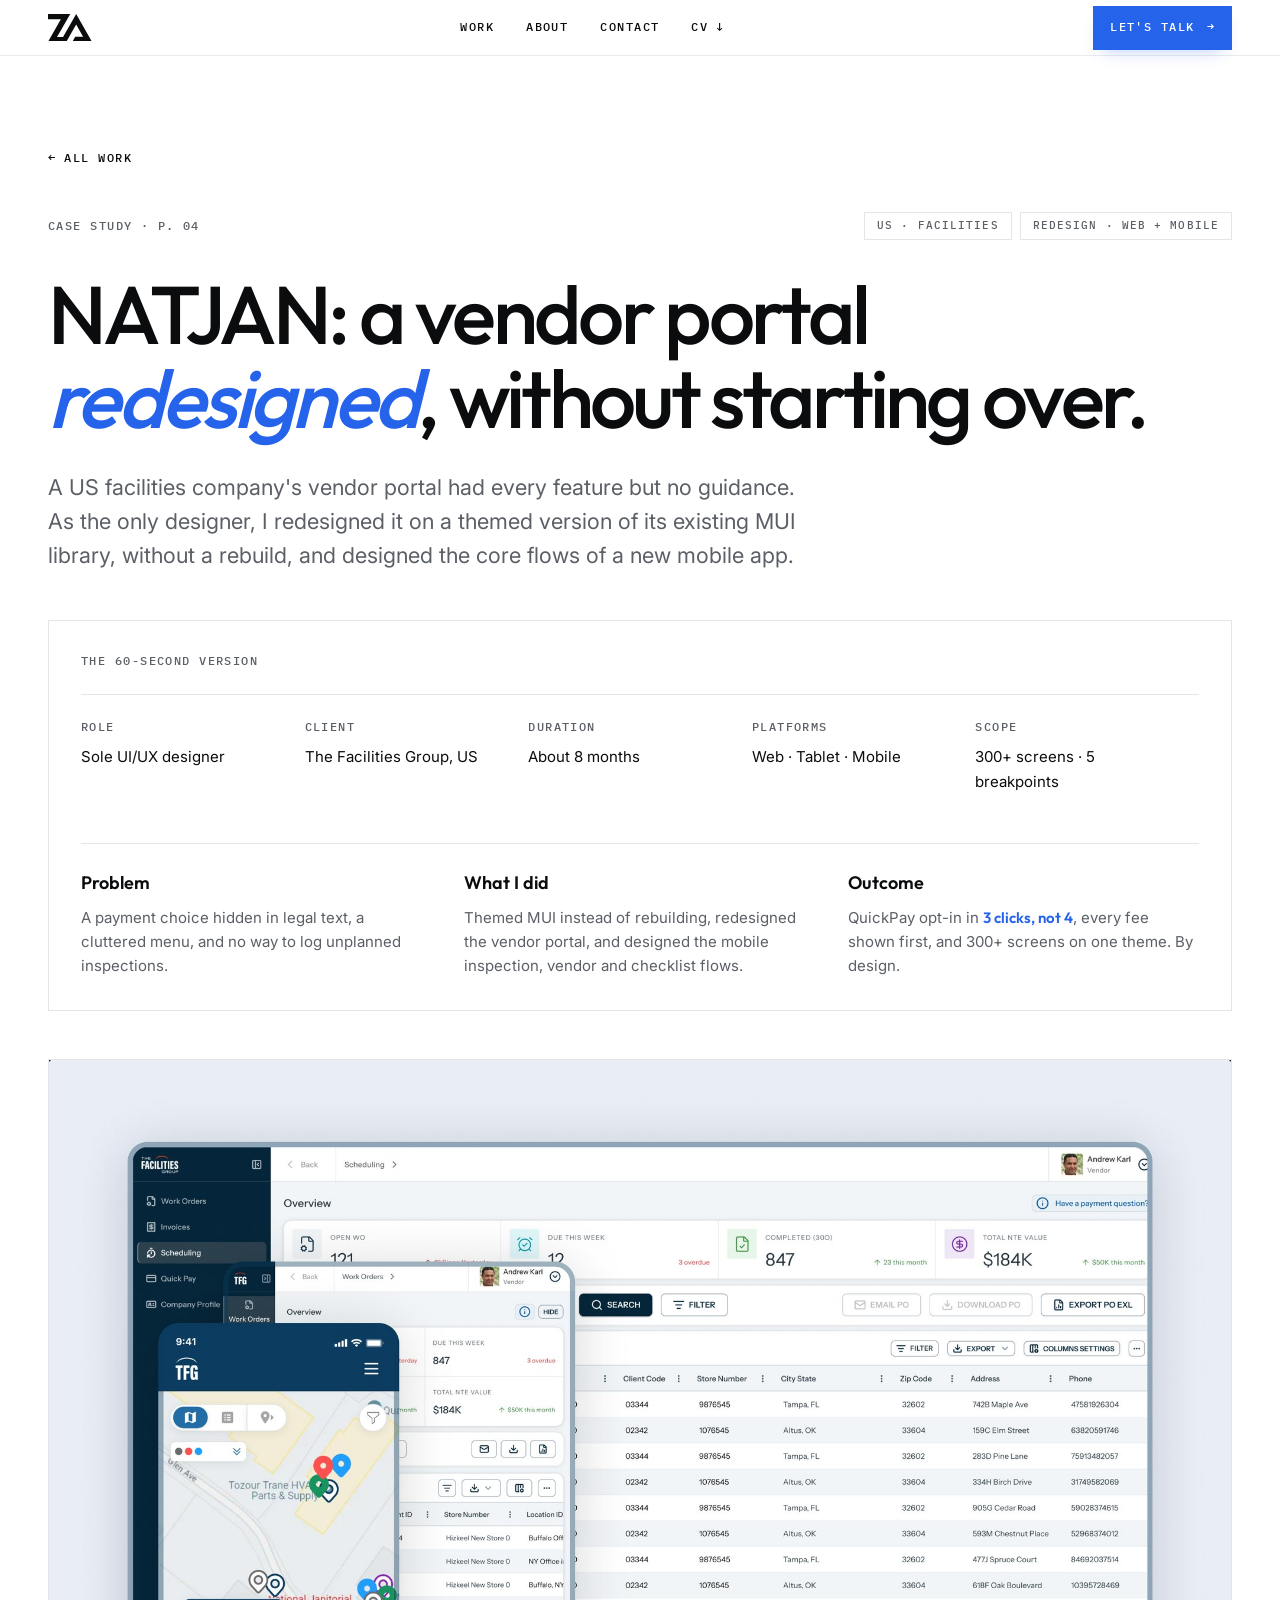
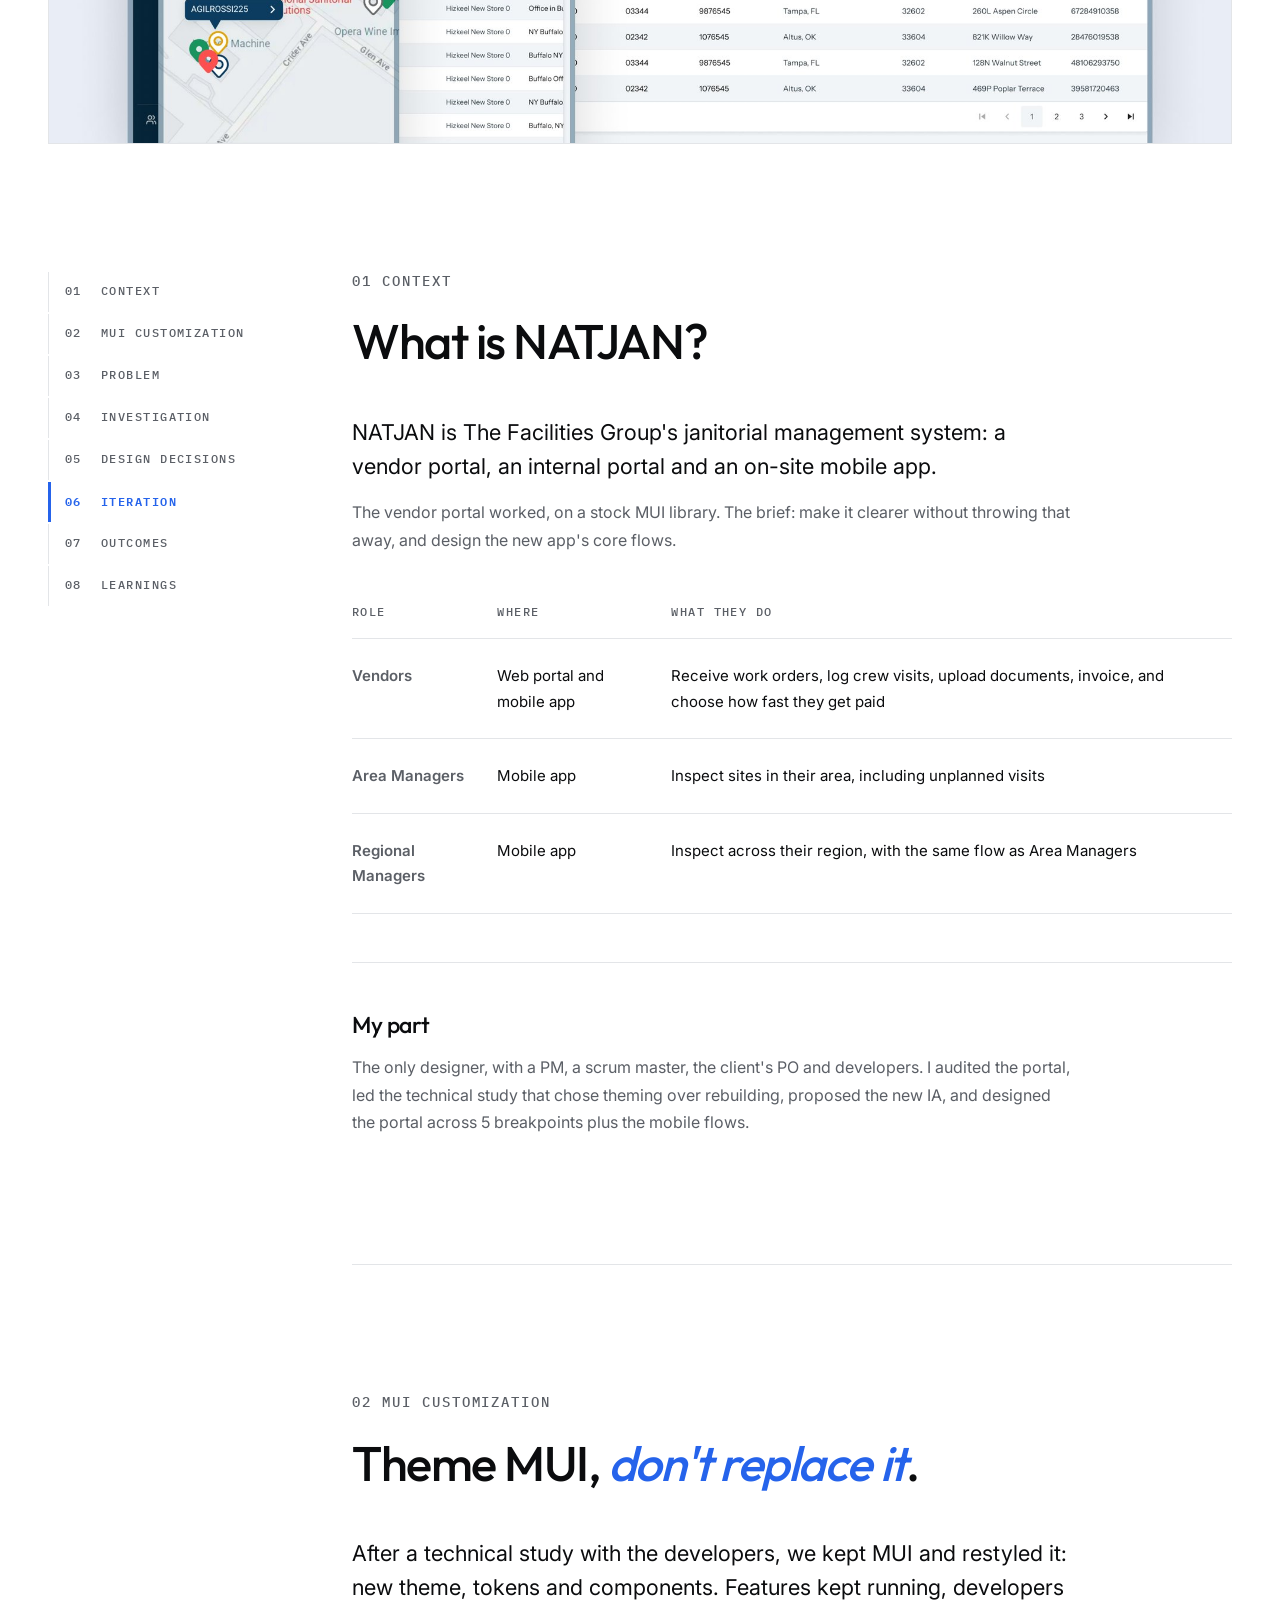
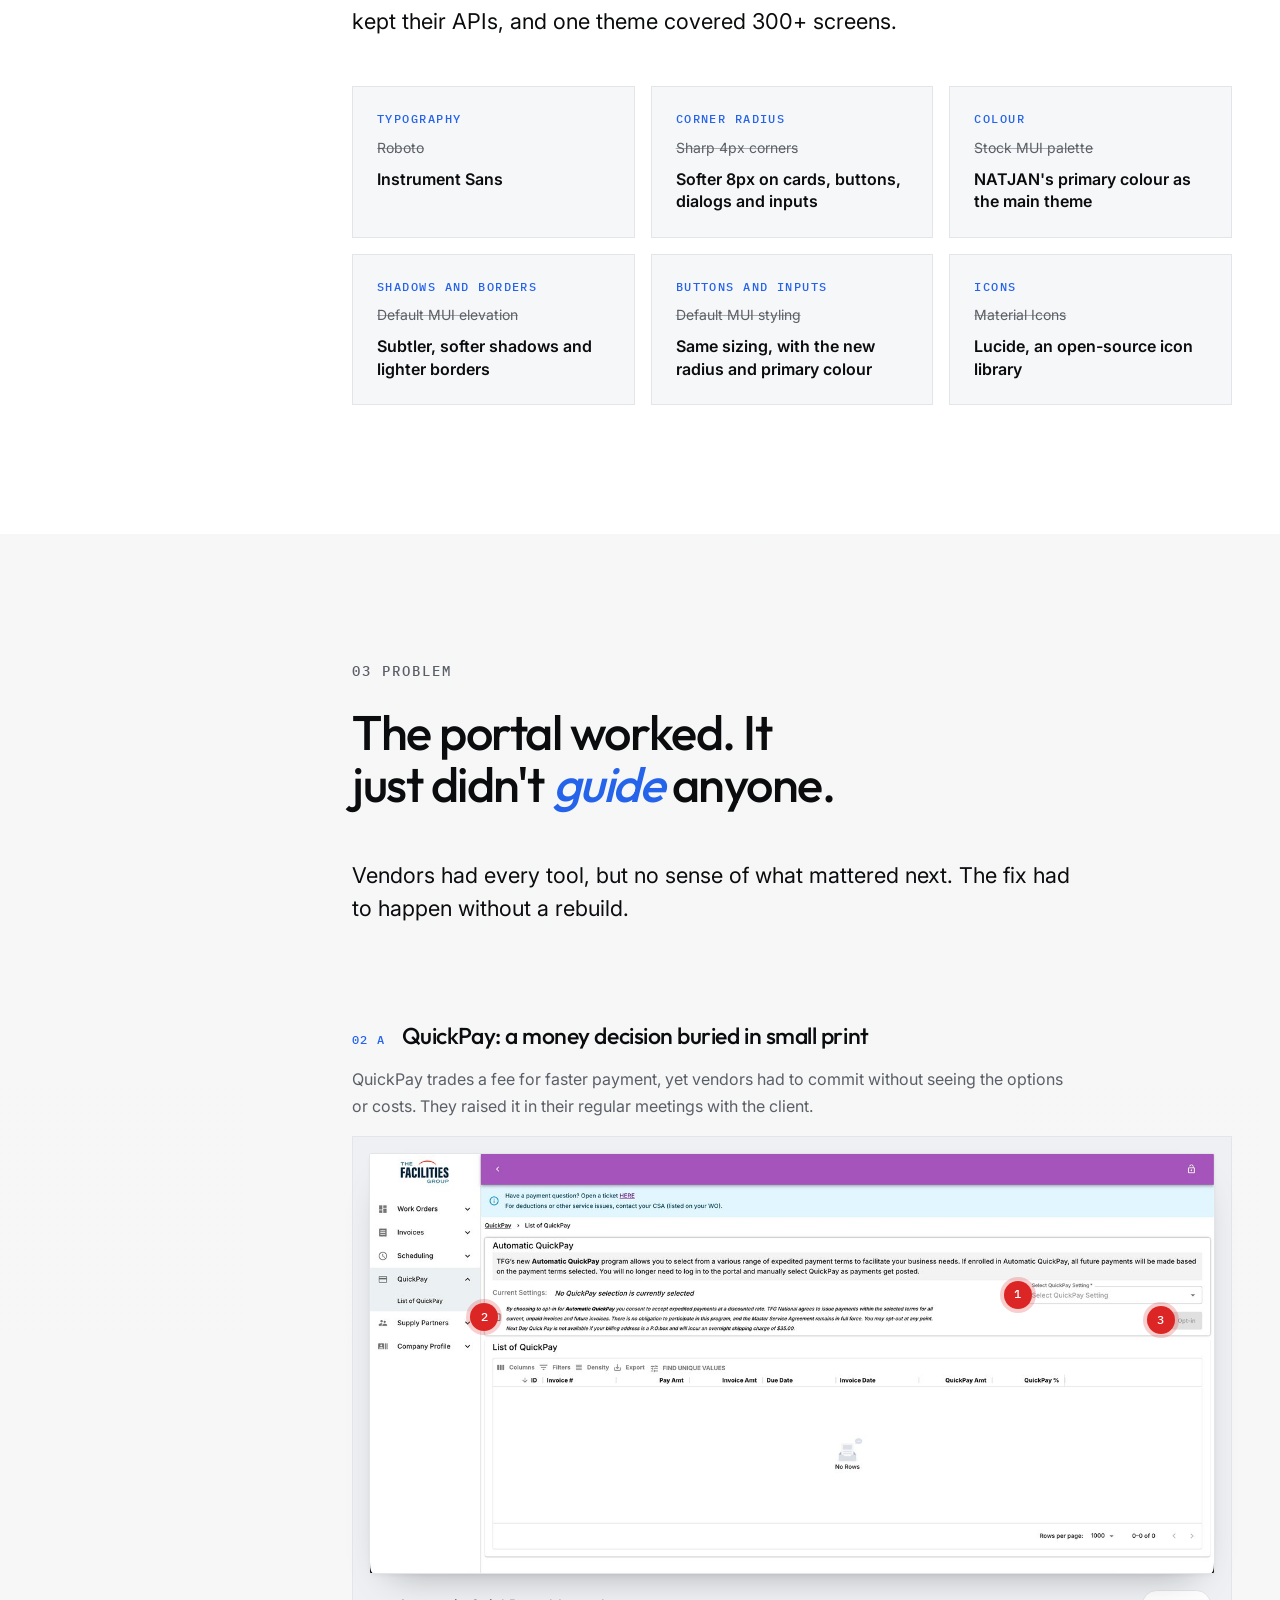
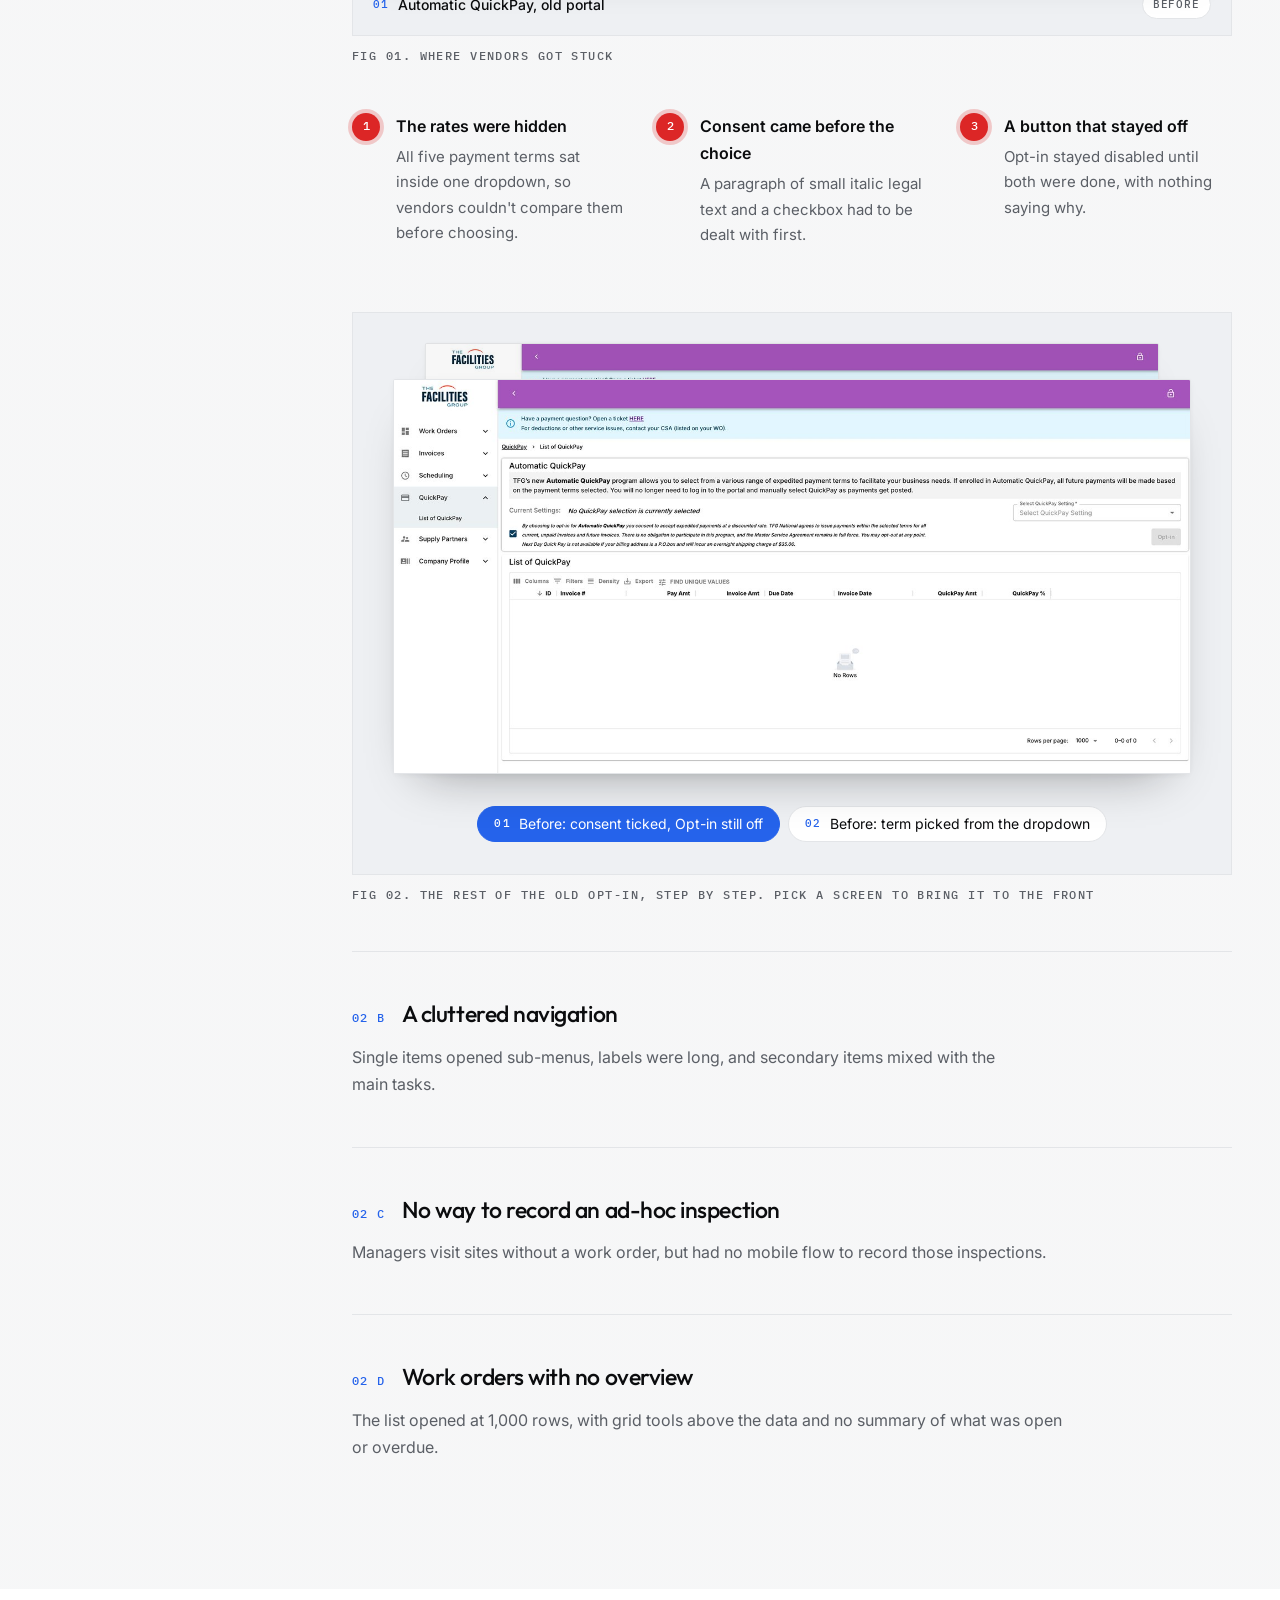
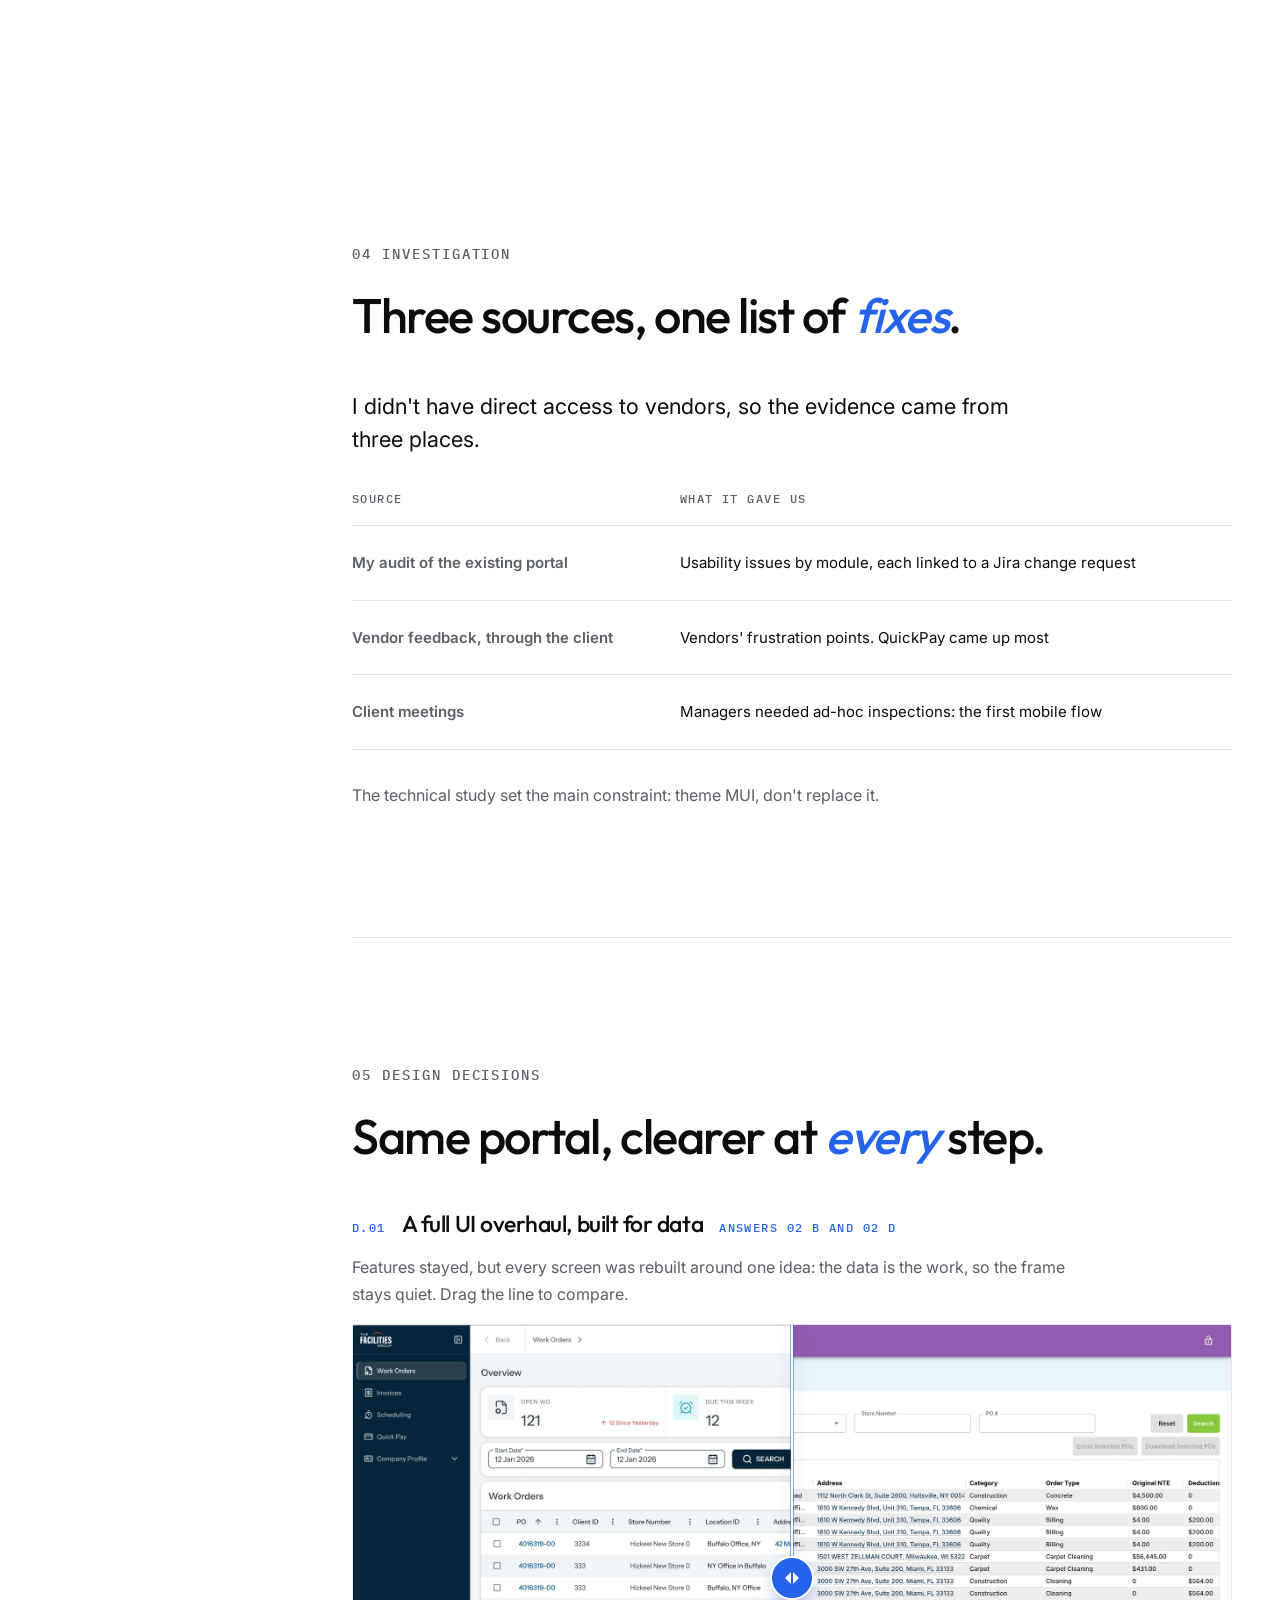
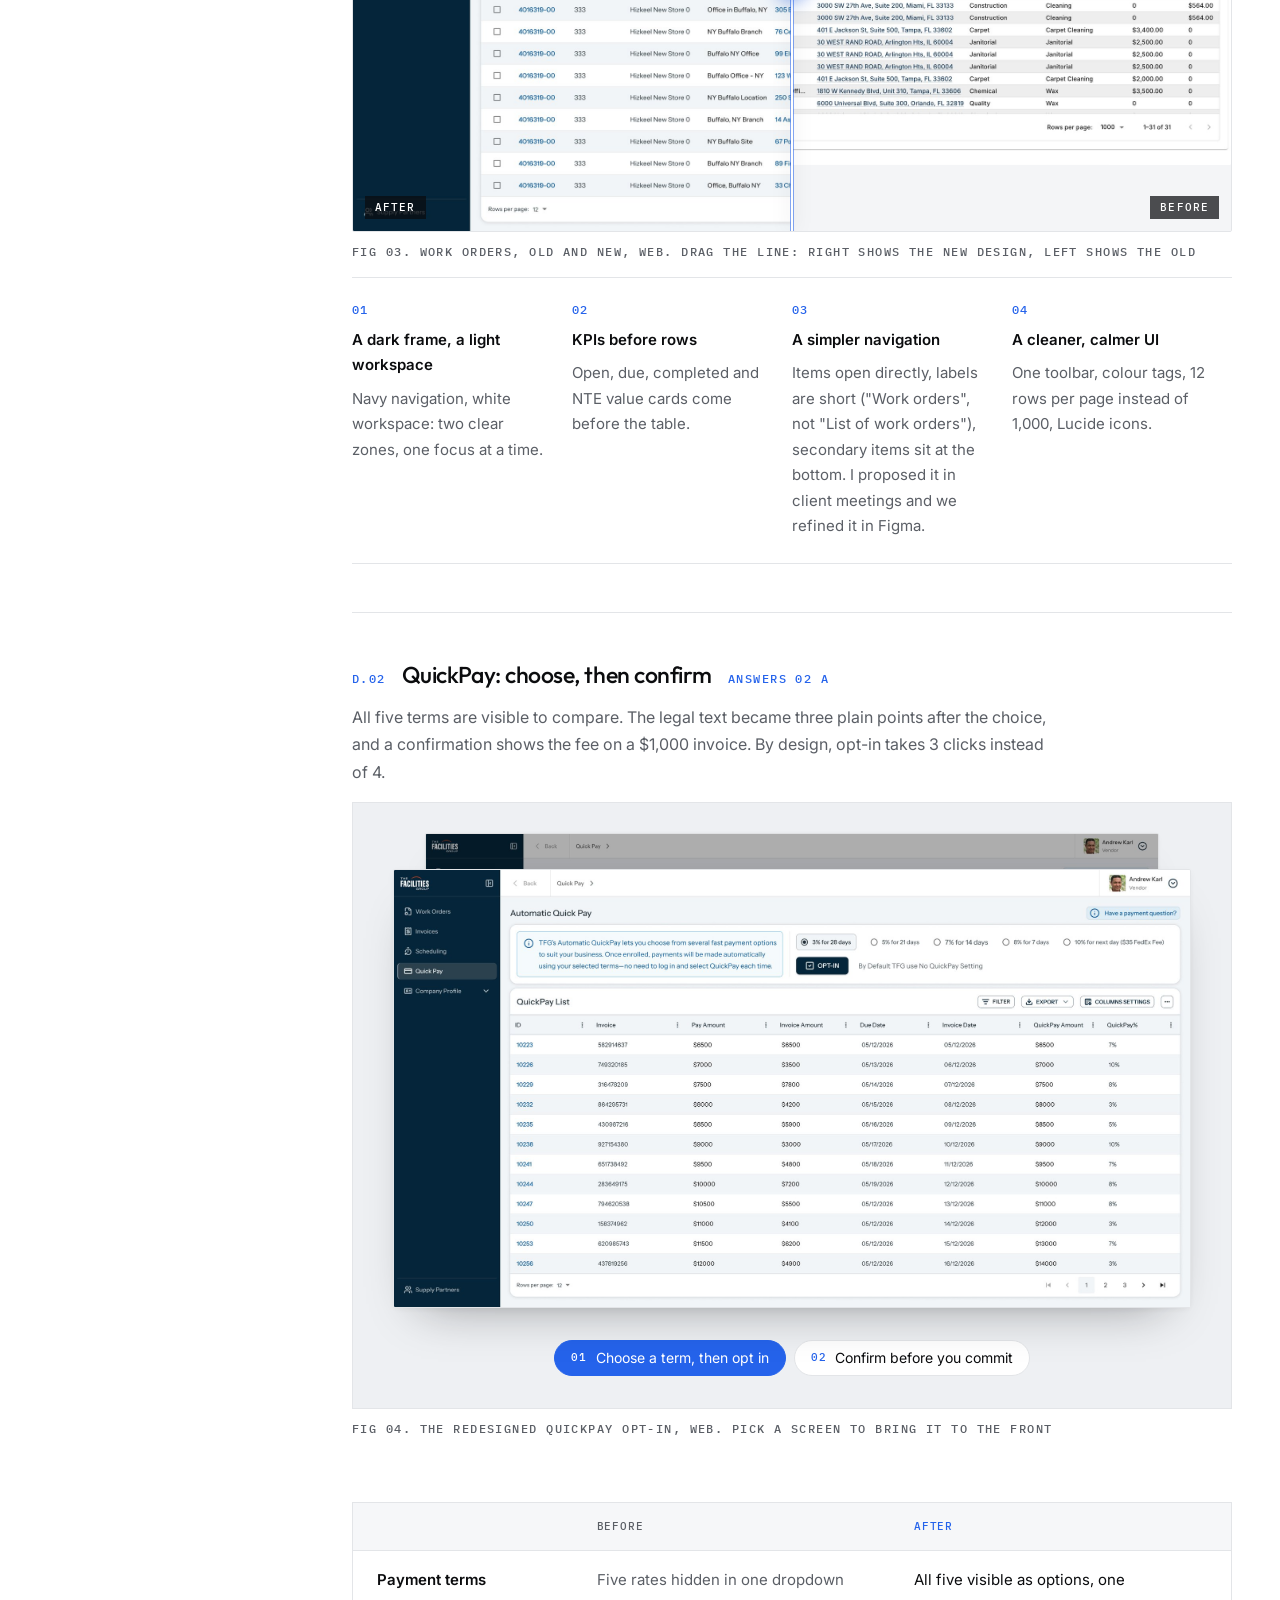
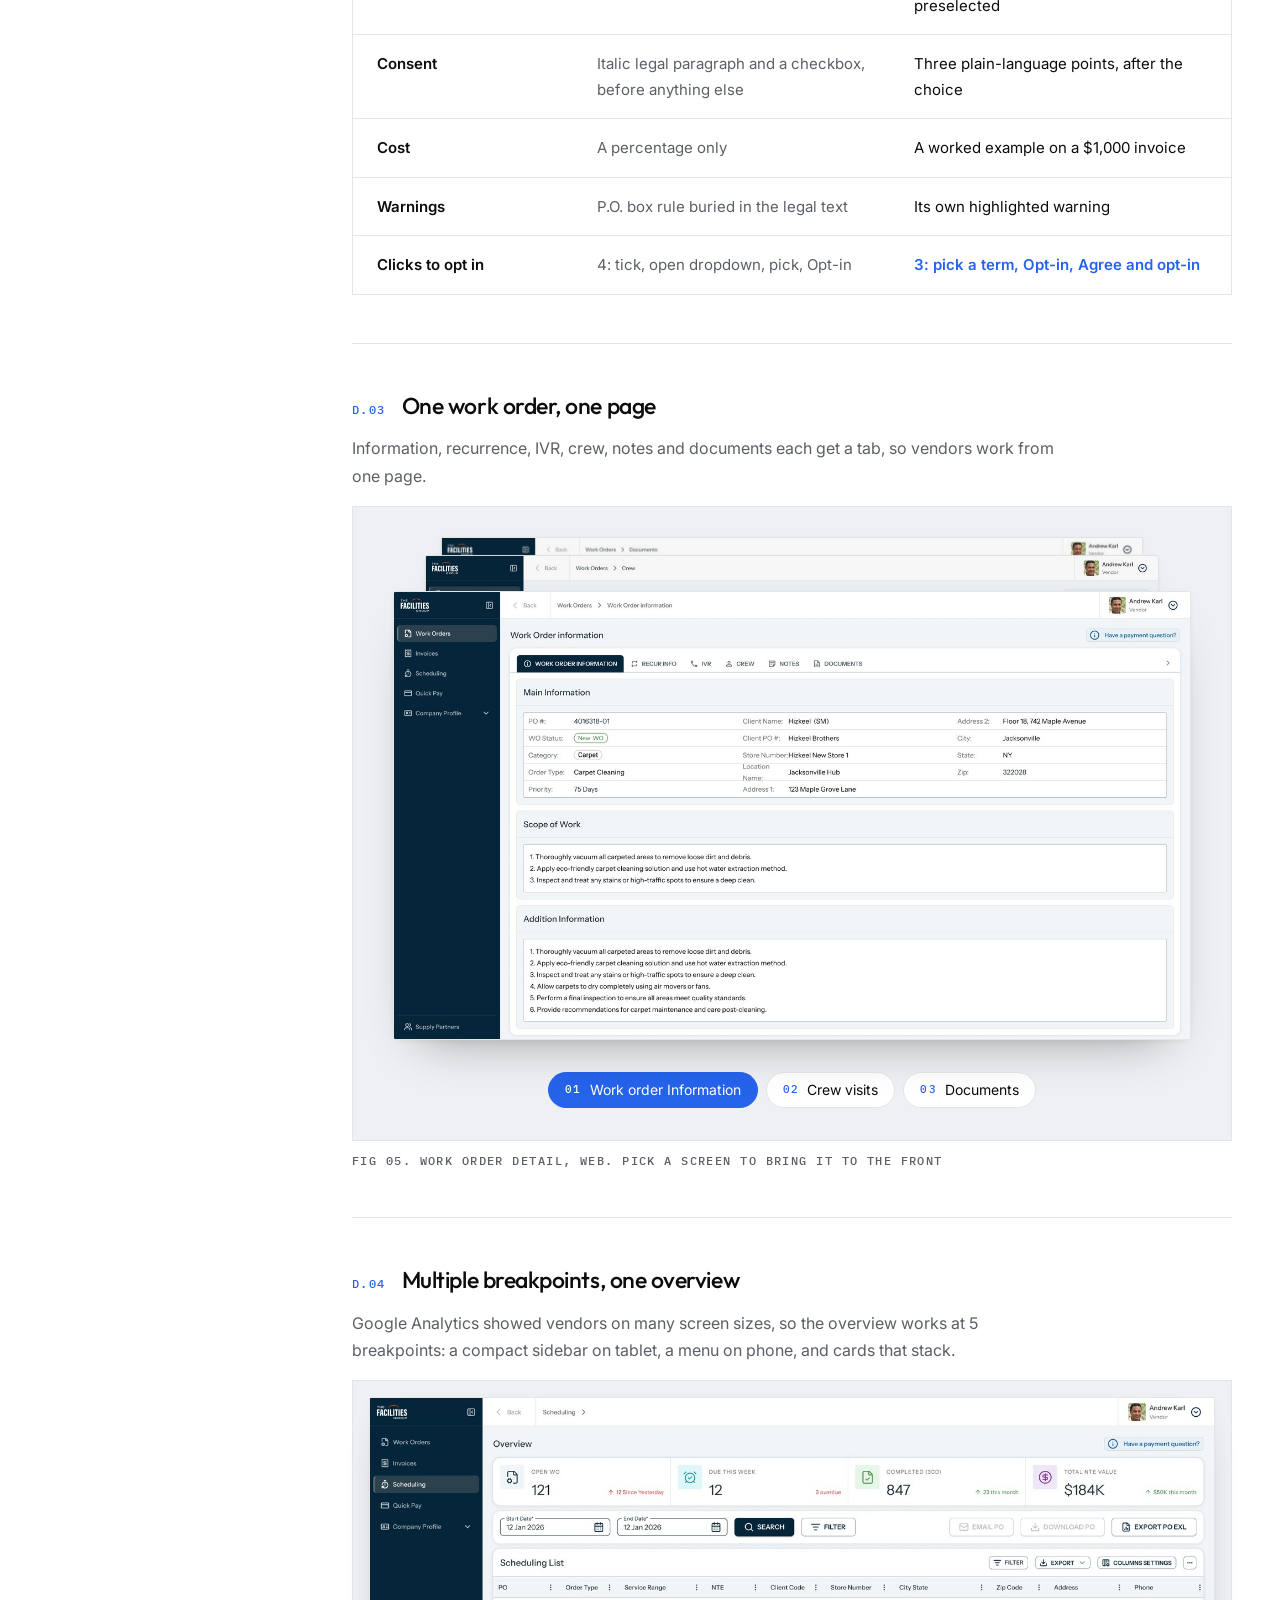
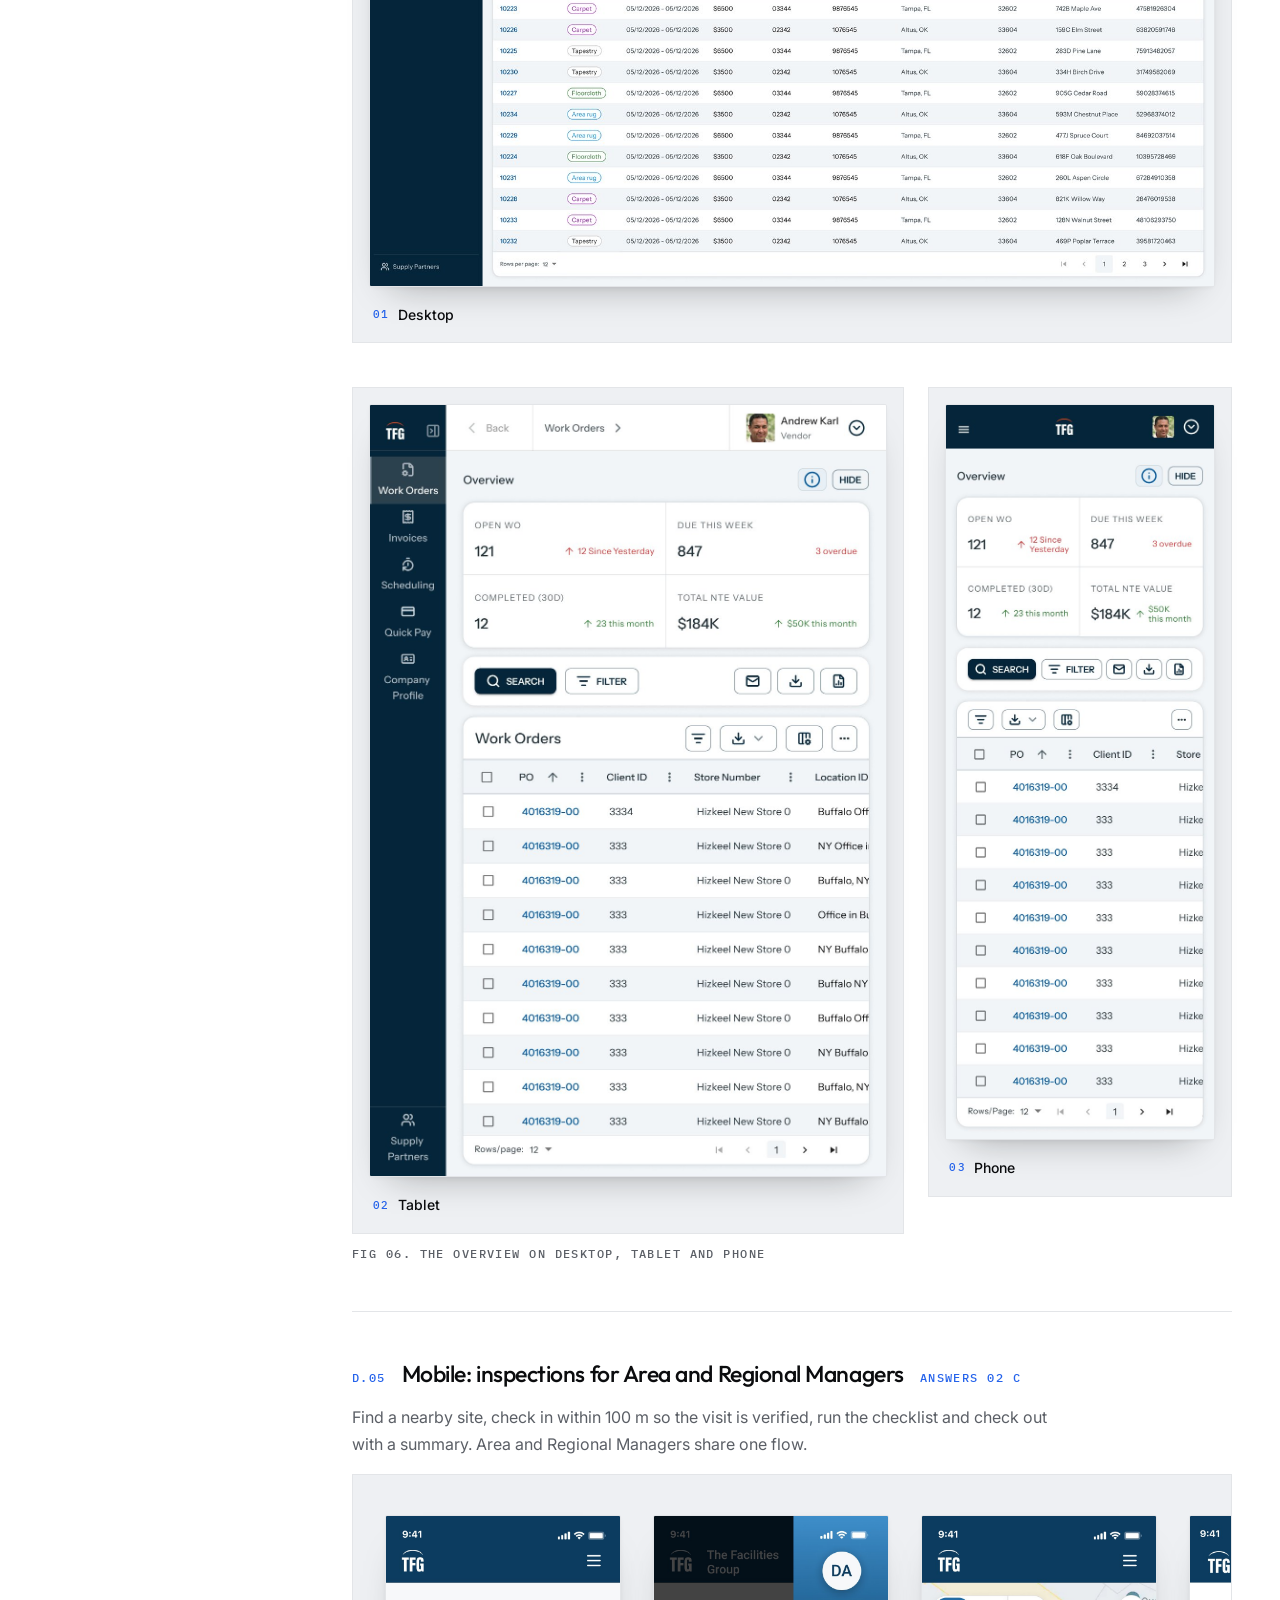
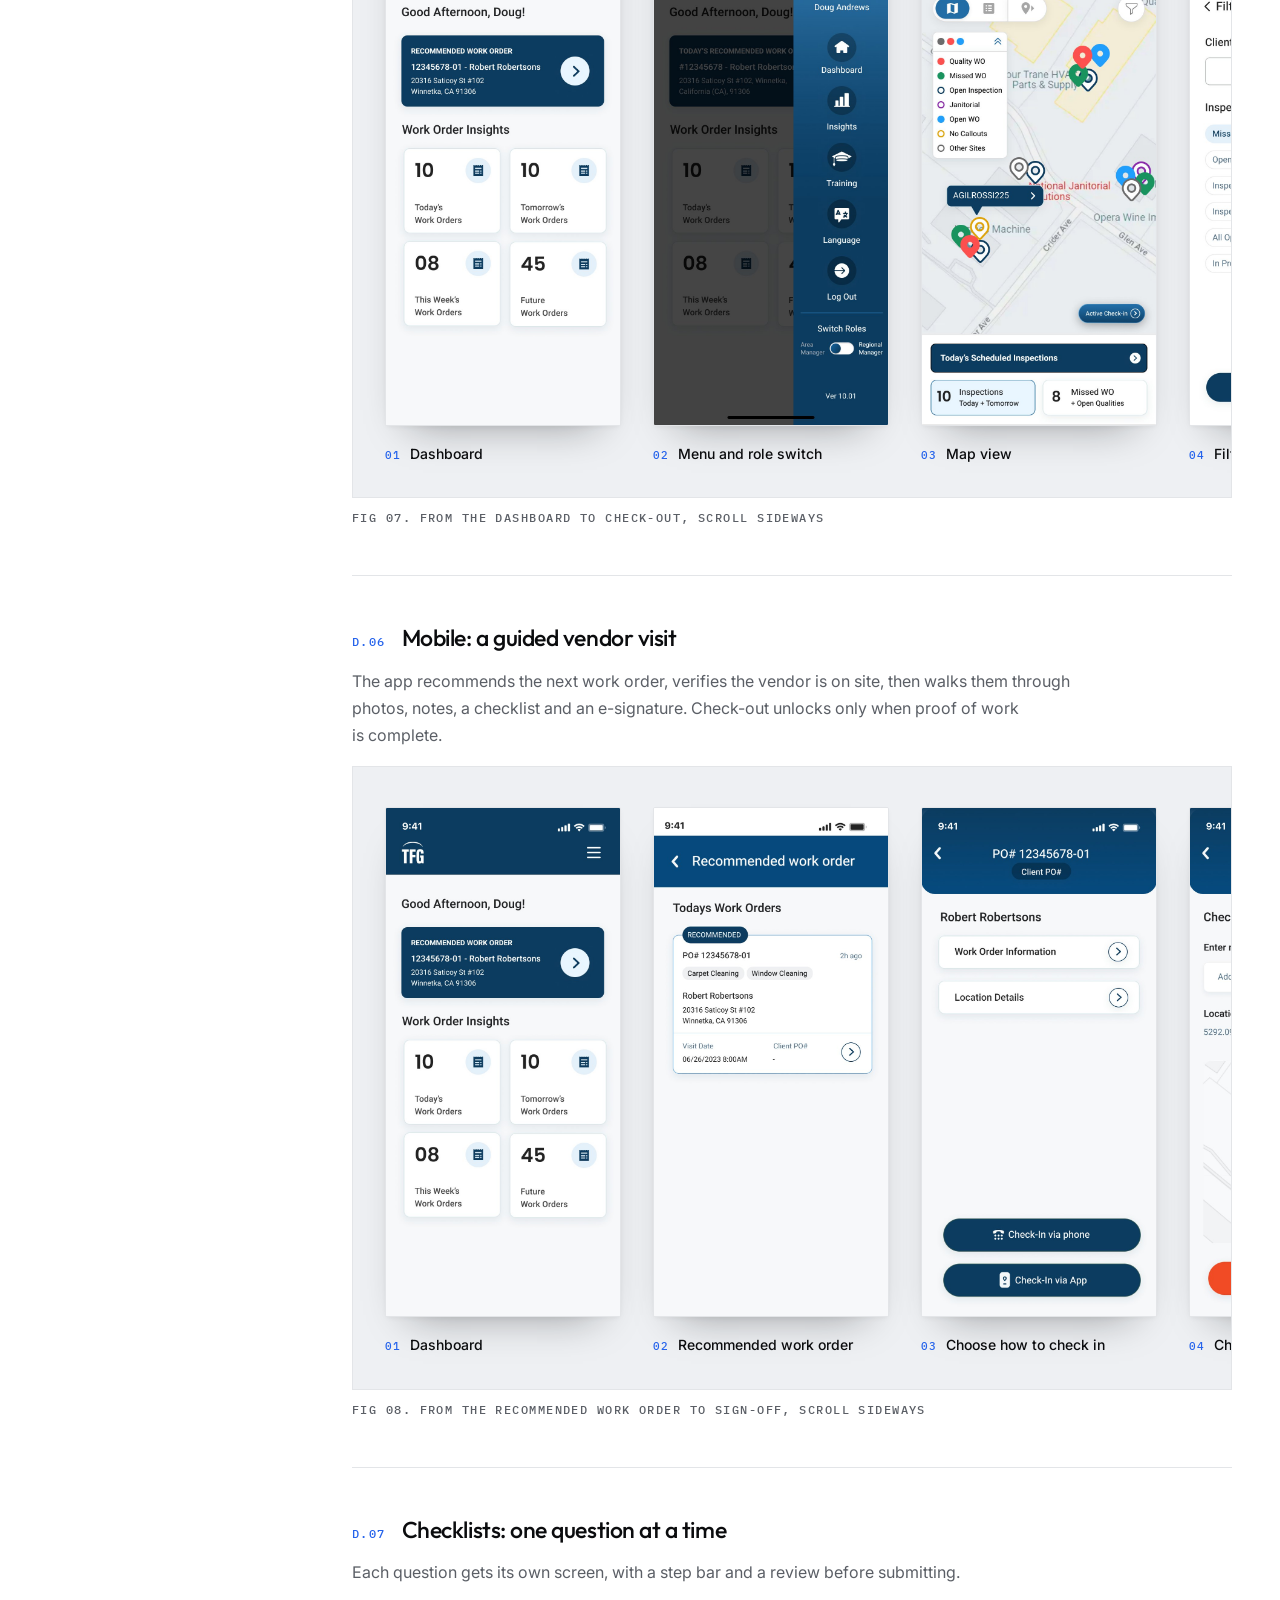
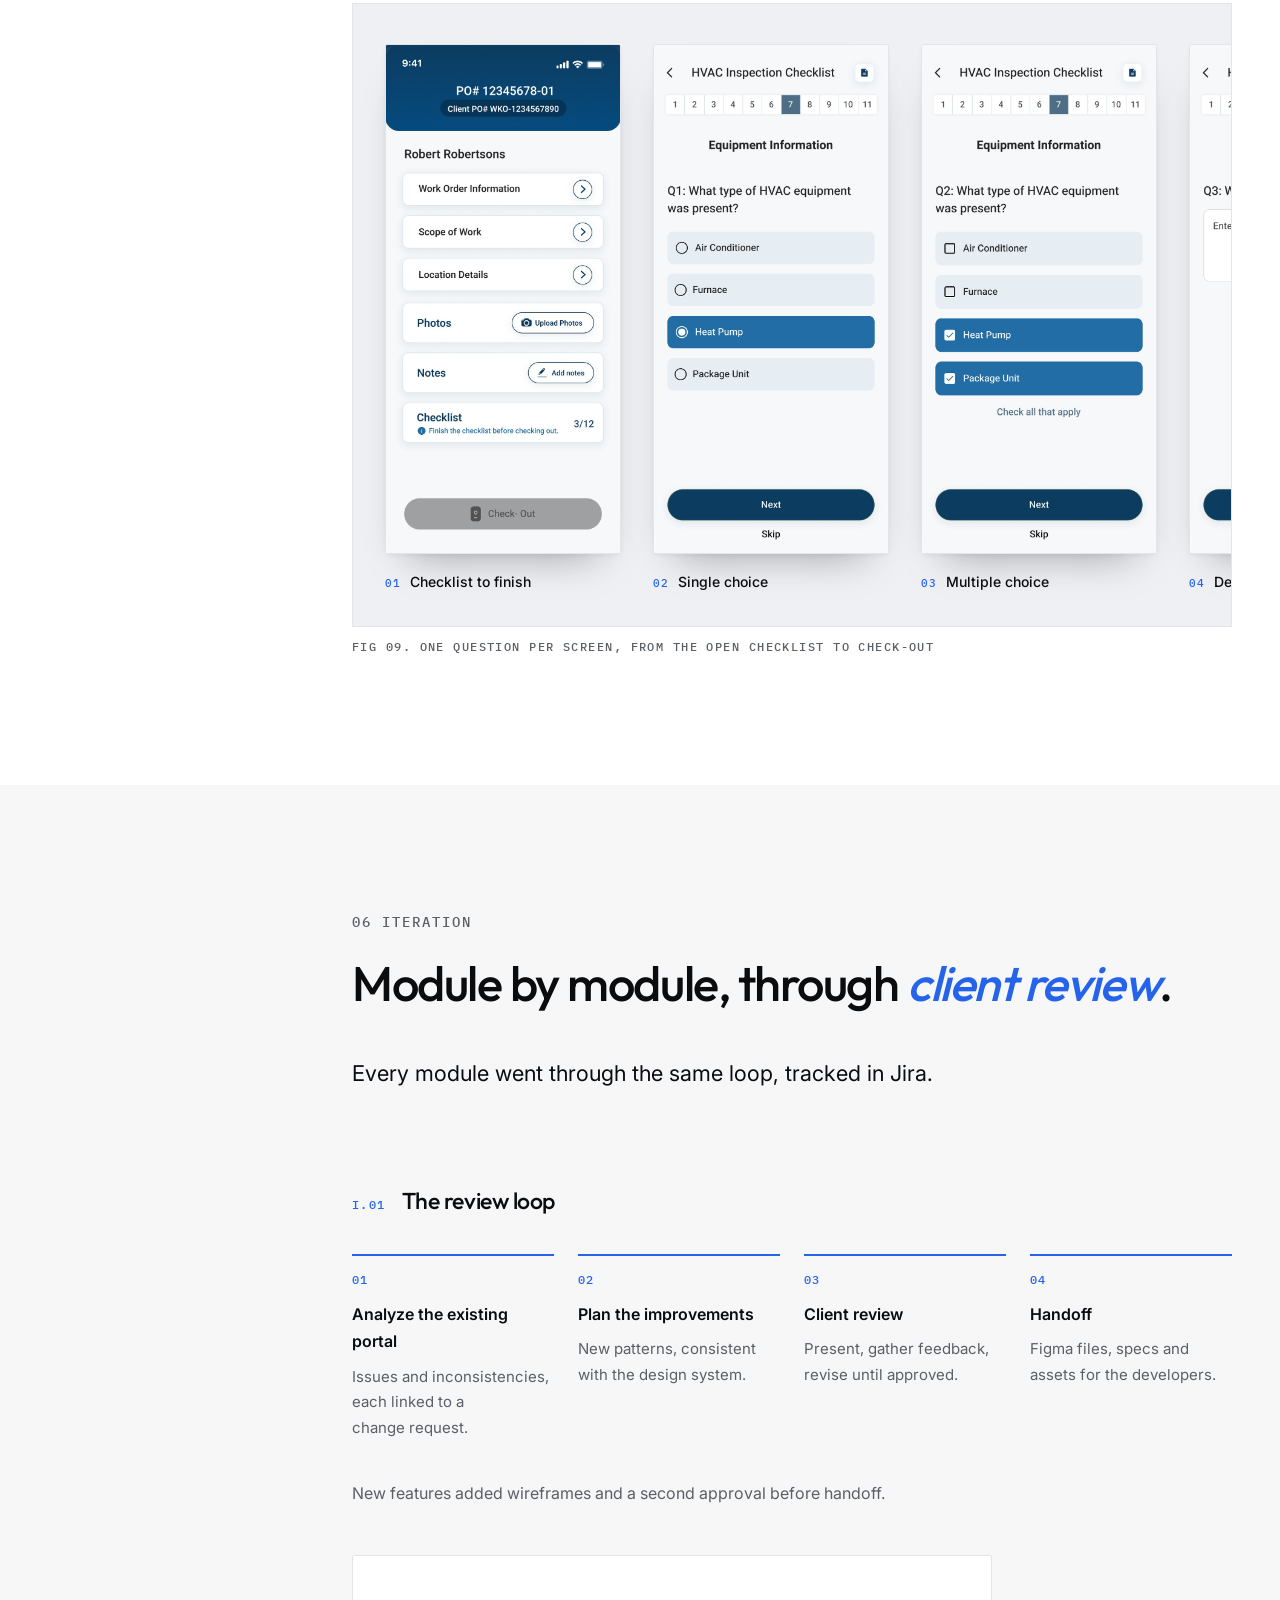
<file: natjan.html>
<!doctype html>
<html lang="en">
<head>
<meta charset="utf-8">
<meta name="viewport" content="width=device-width, initial-scale=1">
<title>NATJAN — Case study · Zeeshan Ahmad</title>
<meta name="description" content="Redesigning The Facilities Group vendor portal on a customized MUI, plus new mobile inspection and checklist flows.">
<meta property="og:title" content="NATJAN — Case study · Zeeshan Ahmad">
<meta property="og:description" content="Redesigning The Facilities Group vendor portal on a customized MUI, plus new mobile inspection and checklist flows.">
<meta property="og:type" content="website">
<meta property="og:image" content="sindh-ombudsman-cover.jpg">
<meta name="twitter:card" content="summary_large_image">
<meta name="theme-color" content="#FFFFFF">
<link rel="icon" href="favicon.svg" type="image/svg+xml">
<link rel="preconnect" href="https://fonts.googleapis.com">
<link rel="preconnect" href="https://fonts.gstatic.com" crossorigin>
<link rel="stylesheet" href="https://fonts.googleapis.com/css2?family=Outfit:wght@400..700&amp;family=Inter:ital,wght@0,400..700;1,400..700&amp;family=IBM+Plex+Mono:wght@400;500;600&amp;display=swap">
<link rel="stylesheet" href="style.css">
</head>
<body>
<div id="top" class="is-root is-light" style="position: relative; font-family: 'Inter', ui-sans-serif, system-ui, sans-serif; color: var(--text)">
<span class="cursor-glow" aria-hidden="true"></span>
<span class="view-cursor mono" aria-hidden="true"></span>
<a class="skip mono" href="#context">Skip to case study</a>

<header class="nav">
<div class="wrap nav-row">
<a class="brand" href="./" aria-label="Zeeshan Ahmad, home">
<span class="mark" aria-hidden="true"><svg class="mark-svg" viewBox="50 61.6 863.5 546" focusable="false"><polygon fill="currentColor" points="50,61.6 50,166.1 302.1,166.1 50,607.6 409.3,607.6 602.9,269.2 739.4,510.1 583.4,510.1 527.7,607.6 913.5,607.6 602.9,61.6 345.2,511.5 226.9,511.5 487.3,61.6"></polygon></svg></span>

</a>
<nav class="nav-links" aria-label="Primary">
<a class="link mono" href="./#work">Work</a>
<a class="link mono" href="./#about">About</a>
<a class="link mono" href="#contact">Contact</a>
<a class="link mono" href="Zeeshan_Ahmad_UIUX_Designer_CV.pdf" download="Zeeshan_Ahmad_UIUX_Designer_CV.pdf">CV <span class="arr arr-d" aria-hidden="true">↓</span></a>
</nav>
<div class="nav-actions">
<a class="btn btn-primary btn-sm mono" href="#contact">Let's talk <span class="arr arr-r" aria-hidden="true">→</span></a>
</div>
</div>
</header>

<main>
<!-- HEADER -->
<section class="wrap cs-top" style="display: flex; flex-direction: column; gap: var(--space-8)">
<a class="link mono" href="./" style="align-self: flex-start"><span class="arr arr-l" aria-hidden="true">←</span> All work</a>
<div class="hero-top enter"><p class="mono label">Case study · P. 04</p><div class="tags"><span class="tag mono">US · Facilities</span><span class="tag mono">Redesign · Web + Mobile</span></div></div>
<h1 class="serif h-display enter" style="max-width: 1100px">NATJAN: a vendor portal <em>redesigned</em>, without starting over.</h1>
<p class="lead enter-2" style="max-width: 760px; color: var(--muted)">A US facilities company's vendor portal had every feature but no guidance. As the only designer, I redesigned it on a themed version of its existing MUI library, without a rebuild, and designed the core flows of a new mobile app.</p>
</section>

<section class="wrap" aria-label="The 60-second version">
<div class="cs-tldr">
<p class="mono label" style="margin: 0">The 60-second version</p>
<dl class="cs-meta" style="margin: 0">
<div><dt class="mono label">Role</dt><dd style="margin: 0">Sole UI/UX designer</dd></div>
<div><dt class="mono label">Client</dt><dd style="margin: 0">The Facilities Group, US</dd></div>
<div><dt class="mono label">Duration</dt><dd style="margin: 0">About 8 months</dd></div>
<div><dt class="mono label">Platforms</dt><dd style="margin: 0">Web · Tablet · Mobile</dd></div>
<div><dt class="mono label">Scope</dt><dd style="margin: 0">300+ screens · 5 breakpoints</dd></div>
</dl>
<dl class="cs-tldr-grid">
<div><dt>Problem</dt><dd>A payment choice hidden in legal text, a cluttered menu, and no way to log unplanned inspections.</dd></div>
<div><dt>What I did</dt><dd>Themed MUI instead of rebuilding, redesigned the vendor portal, and designed the mobile inspection, vendor and checklist flows.</dd></div>
<div><dt>Outcome</dt><dd>QuickPay opt-in in <span class="cs-tldr-num">3 clicks, not 4</span>, every fee shown first, and 300+ screens on one theme. By design.</dd></div>
</dl>
</div>
</section>

<section class="wrap" style="padding-top: var(--space-12)">
<div class="ph has-img enter-3" style="aspect-ratio: 2000 / 1156; width: 100%"><img src="home-3a000d2d.jpg" alt="NATJAN on desktop, tablet and mobile: the vendor work orders overview with open, due and completed counts and a store table, beside a mobile map of work order locations. Sample data." style="object-position: 50% 50%"></div>
</section>

<!-- BODY WITH STICKY INDEX -->
<div class="wrap cs-layout" style="position: relative">
<nav class="cs-index" aria-label="Case study chapters">
<a class="mono" href="#context" aria-current="false"><span>01</span>Context</a>
<a class="mono" href="#mui" aria-current="false"><span>02</span>MUI Customization</a>
<a class="mono" href="#problem" aria-current="false"><span>03</span>Problem</a>
<a class="mono" href="#research" aria-current="false"><span>04</span>Investigation</a>
<a class="mono" href="#solution" aria-current="false"><span>05</span>Design decisions</a>
<a class="mono" href="#iteration" aria-current="false"><span>06</span>Iteration</a>
<a class="mono" href="#outcomes" aria-current="false"><span>07</span>Outcomes</a>
<a class="mono" href="#learnings" aria-current="false"><span>08</span>Learnings</a>
</nav>

<div class="cs-main">
<!-- 01 CONTEXT -->
<section id="context" class="chapter reveal" aria-labelledby="c1">
<div class="ch-head">
<p class="mono sec-label">01 <i></i> Context</p>
<h2 id="c1" class="serif h-section">What is NATJAN?</h2>
</div>
<div class="body">
<p class="lead">NATJAN is The Facilities Group's janitorial management system: a vendor portal, an internal portal and an on-site mobile app.</p>
<p class="muted">The vendor portal worked, on a stock MUI library. The brief: make it clearer without throwing that away, and design the new app's core flows.</p>
</div>
<div class="table-box" style="margin-top: var(--space-12)">
<table class="table">
<thead><tr><th scope="col">Role</th><th scope="col">Where</th><th scope="col">What they do</th></tr></thead>
<tbody>
<tr><td><strong style="font-weight: 600">Vendors</strong></td><td>Web portal and mobile app</td><td>Receive work orders, log crew visits, upload documents, invoice, and choose how fast they get paid</td></tr>
<tr><td><strong style="font-weight: 600">Area Managers</strong></td><td>Mobile app</td><td>Inspect sites in their area, including unplanned visits</td></tr>
<tr><td><strong style="font-weight: 600">Regional Managers</strong></td><td>Mobile app</td><td>Inspect across their region, with the same flow as Area Managers</td></tr>
</tbody>
</table>
</div>
<div class="sub">
<h3 class="serif h-item">My part</h3>
<p class="muted body">The only designer, with a PM, a scrum master, the client's PO and developers. I audited the portal, led the technical study that chose theming over rebuilding, proposed the new IA, and designed the portal across 5 breakpoints plus the mobile flows.</p>
</div>
</section>

<!-- 02 MUI CUSTOMIZATION -->
<section id="mui" class="chapter reveal" aria-labelledby="c2m">
<div class="ch-head">
<p class="mono sec-label">02 <i></i> MUI Customization</p>
<h2 id="c2m" class="serif h-section">Theme MUI, <em>don't replace it</em>.</h2>
</div>
<div class="body">
<p class="lead">After a technical study with the developers, we kept MUI and restyled it: new theme, tokens and components. Features kept running, developers kept their APIs, and one theme covered 300+ screens.</p>


</div>
<div style="margin-top: var(--space-12)"><ul class="nj-theme">
<li><span class="mono label">Typography</span><span class="nj-was">Roboto</span><strong>Instrument Sans</strong></li>
<li><span class="mono label">Corner radius</span><span class="nj-was">Sharp 4px corners</span><strong>Softer 8px on cards, buttons, dialogs and inputs</strong></li>
<li><span class="mono label">Colour</span><span class="nj-was">Stock MUI palette</span><strong>NATJAN's primary colour as the main theme</strong></li>
<li><span class="mono label">Shadows and borders</span><span class="nj-was">Default MUI elevation</span><strong>Subtler, softer shadows and lighter borders</strong></li>
<li><span class="mono label">Buttons and inputs</span><span class="nj-was">Default MUI styling</span><strong>Same sizing, with the new radius and primary colour</strong></li>
<li><span class="mono label">Icons</span><span class="nj-was">Material Icons</span><strong>Lucide, an open-source icon library</strong></li>
</ul></div>

</section>

<!-- 02 PROBLEM -->
<section id="problem" class="chapter band reveal" aria-labelledby="c2">
<div class="ch-head">
<p class="mono sec-label">03 <i></i> Problem</p>
<h2 id="c2" class="serif h-section">The portal worked. It just didn't <em>guide</em> anyone.</h2>
</div>
<div class="body">
<p class="lead">Vendors had every tool, but no sense of what mattered next. The fix had to happen without a rebuild.</p>
</div>
<div class="sub" style="border-top: 0">
<div class="sub-head"><span class="mono">02 A</span><h3 class="serif h-item">QuickPay: a money decision buried in small print</h3></div>
<p class="muted body">QuickPay trades a fee for faster payment, yet vendors had to commit without seeing the options or costs. They raised it in their regular meetings with the client.</p>
<figure class="fig">
<figure class="shot"><div class="shot-media"><img src="nj-old-qp-1.jpg" alt="Old portal: Automatic QuickPay with a long paragraph, an unticked consent checkbox in small italic text, an empty setting dropdown and a disabled Opt-in button. Markers 1 to 3 point at the dropdown, the consent checkbox and the disabled button." width="1440" height="715" loading="lazy"><span class="pin" style="left: 76.7%; top: 33.6%" aria-hidden="true">1</span><span class="pin" style="left: 13.6%; top: 38.9%" aria-hidden="true">2</span><span class="pin" style="left: 93.6%; top: 39.7%" aria-hidden="true">3</span></div><p class="screen-cap"><span class="mono">01</span>Automatic QuickPay, old portal<span class="shot-tag is-before">Before</span></p></figure>
<figcaption class="mono">Fig 01. Where vendors got stuck</figcaption>
</figure>
<ol class="pains">
<li><span class="pin" aria-hidden="true">1</span><div><strong>The rates were hidden</strong><p class="muted">All five payment terms sat inside one dropdown, so vendors couldn't compare them before choosing.</p></div></li>
<li><span class="pin" aria-hidden="true">2</span><div><strong>Consent came before the choice</strong><p class="muted">A paragraph of small italic legal text and a checkbox had to be dealt with first.</p></div></li>
<li><span class="pin" aria-hidden="true">3</span><div><strong>A button that stayed off</strong><p class="muted">Opt-in stayed disabled until both were done, with nothing saying why.</p></div></li>
</ol>
<figure class="fig" style="margin-top: var(--space-12)">
<div class="d-stack" role="group" aria-label="Old QuickPay opt-in screens" style="--arw: 1440; --arh: 713"><input class="d-in" type="radio" name="nj-old" id="nj-old-1" aria-label="Show Before: consent ticked, Opt-in still off"><input class="d-in" type="radio" name="nj-old" id="nj-old-2" aria-label="Show Before: term picked from the dropdown"><div class="d-deck" style="--n: 1"><label class="d-card" for="nj-old-1" style="--i: 0"><img src="nj-old-qp-2.jpg" alt="Old portal: the consent checkbox ticked, but the Opt-in button still disabled until a term is chosen" width="1440" height="713" loading="lazy"></label><label class="d-card" for="nj-old-2" style="--i: 1"><img src="nj-old-qp-3.jpg" alt="Old portal: 3% for 28 days chosen from the dropdown, and the Opt-in button finally enabled" width="1440" height="716" loading="lazy"></label></div><div class="d-tabs"><label class="d-tab" for="nj-old-1"><span class="mono">01</span>Before: consent ticked, Opt-in still off</label><label class="d-tab" for="nj-old-2"><span class="mono">02</span>Before: term picked from the dropdown</label></div></div>
<figcaption class="mono">Fig 02. The rest of the old opt-in, step by step. Pick a screen to bring it to the front</figcaption>
</figure>
</div>
<div class="sub"><div class="sub-head"><span class="mono">02 B</span><h3 class="serif h-item">A cluttered navigation</h3></div><p class="muted body">Single items opened sub-menus, labels were long, and secondary items mixed with the main tasks.</p></div>
<div class="sub"><div class="sub-head"><span class="mono">02 C</span><h3 class="serif h-item">No way to record an ad-hoc inspection</h3></div><p class="muted body">Managers visit sites without a work order, but had no mobile flow to record those inspections.</p></div>
<div class="sub"><div class="sub-head"><span class="mono">02 D</span><h3 class="serif h-item">Work orders with no overview</h3></div><p class="muted body">The list opened at 1,000 rows, with grid tools above the data and no summary of what was open or overdue.</p></div>
</section>


<!-- 03 INVESTIGATION -->
<section id="research" class="chapter reveal" aria-labelledby="c3">
<div class="ch-head">
<p class="mono sec-label">04 <i></i> Investigation</p>
<h2 id="c3" class="serif h-section">Three sources, one list of <em>fixes</em>.</h2>
</div>
<div class="body">
<p class="lead">I didn't have direct access to vendors, so the evidence came from three places.</p>
</div>
<div class="table-box" style="margin-top: var(--space-8)">
<table class="table">
<thead><tr><th scope="col">Source</th><th scope="col">What it gave us</th></tr></thead>
<tbody>
<tr><td><strong style="font-weight: 600">My audit of the existing portal</strong></td><td>Usability issues by module, each linked to a Jira change request</td></tr>
<tr><td><strong style="font-weight: 600">Vendor feedback, through the client</strong></td><td>Vendors' frustration points. QuickPay came up most</td></tr>
<tr><td><strong style="font-weight: 600">Client meetings</strong></td><td>Managers needed ad-hoc inspections: the first mobile flow</td></tr>
</tbody>
</table>
</div>
<p class="muted body" style="margin-top: var(--space-8)">The technical study set the main constraint: theme MUI, don't replace it.</p>
</section>

<!-- 04 DESIGN DECISIONS -->
<section id="solution" class="chapter reveal" aria-labelledby="c4">
<div class="ch-head">
<p class="mono sec-label">05 <i></i> Design decisions</p>
<h2 id="c4" class="serif h-section">Same portal, clearer at <em>every</em> step.</h2>
</div>

<div class="sub" style="border-top: 0; margin-top: 0; padding-top: 0">
<div class="sub-head"><span class="mono">D.01</span><h3 class="serif h-item">A full UI overhaul, built for data</h3><span class="mono label">Answers 02 B and 02 D</span></div>
<p class="muted body">Features stayed, but every screen was rebuilt around one idea: the data is the work, so the frame stays quiet. Drag the line to compare.</p>
<figure class="fig">
<div class="ba-slider" style="--pos: 50%">
<img class="ba-old" src="nj-wo-before.jpg" alt="Before: the old Work Orders list, with a purple header, a sub-menu, grid tool rows above the table, and 1,000 rows per page" width="2000" height="1001" loading="lazy">
<img class="ba-new" src="nj-wo-after.jpg" alt="After: the redesigned Work Orders overview, with a dark navigation panel, four KPI cards, one row of search and PO actions, and a lighter table with category tags" width="2000" height="1154" loading="lazy">
<span class="ba-lab is-new mono">After</span><span class="ba-lab is-old mono">Before</span>
<span class="ba-handle" aria-hidden="true"><span class="ba-knob"></span></span>
<input class="ba-range" type="range" min="0" max="100" value="50" step="1" aria-label="Compare the old and new Work Orders screens. Move right to show more of the new design, left to show more of the old">
</div>
<figcaption class="mono">Fig 03. Work Orders, old and new, web. Drag the line: right shows the new design, left shows the old</figcaption>
</figure>
<ul class="callouts">
<li><span class="mono">01</span><strong style="font-weight: 600">A dark frame, a light workspace</strong><span class="muted">Navy navigation, white workspace: two clear zones, one focus at a time.</span></li>
<li><span class="mono">02</span><strong style="font-weight: 600">KPIs before rows</strong><span class="muted">Open, due, completed and NTE value cards come before the table.</span></li>
<li><span class="mono">03</span><strong style="font-weight: 600">A simpler navigation</strong><span class="muted">Items open directly, labels are short ("Work orders", not "List of work orders"), secondary items sit at the bottom. I proposed it in client meetings and we refined it in Figma.</span></li>
<li><span class="mono">04</span><strong style="font-weight: 600">A cleaner, calmer UI</strong><span class="muted">One toolbar, colour tags, 12 rows per page instead of 1,000, Lucide icons.</span></li>
</ul>
</div>

<div class="sub">
<div class="sub-head"><span class="mono">D.02</span><h3 class="serif h-item">QuickPay: choose, then confirm</h3><span class="mono label">Answers 02 A</span></div>
<p class="muted body">All five terms are visible to compare. The legal text became three plain points after the choice, and a confirmation shows the fee on a $1,000 invoice. By design, opt-in takes 3 clicks instead of 4.</p>
<figure class="fig">
<div class="d-stack" role="group" aria-label="Redesigned QuickPay screens" style="--arw: 2000; --arh: 1101"><input class="d-in" type="radio" name="nj-qp" id="nj-qp-1" aria-label="Show Choose a term, then opt in"><input class="d-in" type="radio" name="nj-qp" id="nj-qp-2" aria-label="Show Confirm before you commit"><div class="d-deck" style="--n: 1"><label class="d-card" for="nj-qp-1" style="--i: 0"><img src="nj-qp-choose.jpg" alt="Redesigned Automatic QuickPay screen: a plain-language explainer, all five payment terms as radio buttons with 3% for 28 days selected, the Opt-in button below them, and the QuickPay list of invoices underneath" width="2000" height="1101" loading="lazy"></label><label class="d-card" for="nj-qp-2" style="--i: 1"><img src="nj-qp-confirm.jpg" alt="Confirm Automatic QuickPay dialog: the payment term and invoice fee, three plain-language points with a worked example on a $1,000 invoice, a highlighted warning about P.O. box addresses and the $35 overnight charge, and Cancel or Agree and opt-in" width="2000" height="1101" loading="lazy"></label></div><div class="d-tabs"><label class="d-tab" for="nj-qp-1"><span class="mono">01</span>Choose a term, then opt in</label><label class="d-tab" for="nj-qp-2"><span class="mono">02</span>Confirm before you commit</label></div></div>
<figcaption class="mono">Fig 04. The redesigned QuickPay opt-in, web. Pick a screen to bring it to the front</figcaption>
</figure>
<div class="ba-table" role="table" aria-label="QuickPay before and after">
<div class="ba-row ba-head" role="row"><span role="columnheader"><span class="sr-only">Aspect</span></span><span class="mono" role="columnheader">Before</span><span class="mono" role="columnheader">After</span></div>
<div class="ba-row" role="row"><strong role="rowheader">Payment terms</strong><span role="cell">Five rates hidden in one dropdown</span><span role="cell">All five visible as options, one preselected</span></div>
<div class="ba-row" role="row"><strong role="rowheader">Consent</strong><span role="cell">Italic legal paragraph and a checkbox, before anything else</span><span role="cell">Three plain-language points, after the choice</span></div>
<div class="ba-row" role="row"><strong role="rowheader">Cost</strong><span role="cell">A percentage only</span><span role="cell">A worked example on a $1,000 invoice</span></div>
<div class="ba-row" role="row"><strong role="rowheader">Warnings</strong><span role="cell">P.O. box rule buried in the legal text</span><span role="cell">Its own highlighted warning</span></div>
<div class="ba-row" role="row"><strong role="rowheader">Clicks to opt in</strong><span role="cell">4: tick, open dropdown, pick, Opt-in</span><span class="is-win" role="cell">3: pick a term, Opt-in, Agree and opt-in</span></div>
</div>
</div>




<div class="sub">
<div class="sub-head"><span class="mono">D.03</span><h3 class="serif h-item">One work order, one page</h3></div>
<p class="muted body">Information, recurrence, IVR, crew, notes and documents each get a tab, so vendors work from one page.</p>
<figure class="fig">
<div class="d-stack" role="group" aria-label="Work order detail screens" style="--arw: 1440; --arh: 810"><input class="d-in" type="radio" name="nj-wo" id="nj-wo-1" aria-label="Show Work order Information"><input class="d-in" type="radio" name="nj-wo" id="nj-wo-2" aria-label="Show Crew visits"><input class="d-in" type="radio" name="nj-wo" id="nj-wo-3" aria-label="Show Documents"><div class="d-deck" style="--n: 2"><label class="d-card" for="nj-wo-1" style="--i: 0"><img src="nj-wo-info.jpg" alt="Work order information tab: PO, status, category, client, store and address details, scope of work and additional information" width="1440" height="819" loading="lazy"></label><label class="d-card" for="nj-wo-2" style="--i: 1"><img src="nj-crew.jpg" alt="Crew tab: original NTE, deductions and total NTE, then a list of crew visits that expand to show deductions" width="1440" height="810" loading="lazy"></label><label class="d-card" for="nj-wo-3" style="--i: 2"><img src="nj-documents.jpg" alt="Documents tab: approved and pending documents, each with file type, date, type badge, uploader, comment and Download" width="1440" height="810" loading="lazy"></label></div><div class="d-tabs"><label class="d-tab" for="nj-wo-1"><span class="mono">01</span>Work order Information</label><label class="d-tab" for="nj-wo-2"><span class="mono">02</span>Crew visits</label><label class="d-tab" for="nj-wo-3"><span class="mono">03</span>Documents</label></div></div>
<figcaption class="mono">Fig 05. Work order detail, web. Pick a screen to bring it to the front</figcaption>
</figure>
</div>

<div class="sub">
<div class="sub-head"><span class="mono">D.04</span><h3 class="serif h-item">Multiple breakpoints, one overview</h3></div>
<p class="muted body">Google Analytics showed vendors on many screen sizes, so the overview works at 5 breakpoints: a compact sidebar on tablet, a menu on phone, and cards that stack.</p>
<figure class="fig">
<div class="desk-hero"><figure class="shot"><div class="shot-media"><img src="nj-scheduling-desktop.jpg" alt="Desktop scheduling overview: full sidebar, four summary cards in a row, date range with Search and Filter, PO actions, and the scheduling list with order type badges" width="1440" height="831" loading="lazy"></div><p class="screen-cap"><span class="mono">01</span>Desktop</p></figure></div>
<div class="nj-devices">
<figure class="shot"><div class="shot-media"><img src="nj-tablet-wo.jpg" alt="Tablet work orders: a narrow sidebar with icons and labels, summary cards in a 2 by 2 grid, Search and Filter with icon actions, and the work orders table" width="1080" height="1613" loading="lazy"></div><p class="screen-cap"><span class="mono">02</span>Tablet</p></figure>
<figure class="shot"><div class="shot-media"><img src="nj-mobile-wo.jpg" alt="Phone work orders: a menu button, summary cards in a 2 by 2 grid, Search and Filter with icon actions, and a table that scrolls sideways" width="590" height="1617" loading="lazy"></div><p class="screen-cap"><span class="mono">03</span>Phone</p></figure>
</div>
<figcaption class="mono">Fig 06. The overview on desktop, tablet and phone</figcaption>
</figure>
</div>
<div class="sub">
<div class="sub-head"><span class="mono">D.05</span><h3 class="serif h-item">Mobile: inspections for Area and Regional Managers</h3><span class="mono label">Answers 02 C</span></div>
<p class="muted body">Find a nearby site, check in within 100 m so the visit is verified, run the checklist and check out with a summary. Area and Regional Managers share one flow.</p>
<figure class="fig">
<div class="m-rail" tabindex="0" aria-label="Area Manager inspection screens, scroll sideways">
<figure class="m-shot"><img src="am-dashboard.jpg" alt="Area Manager dashboard: greeting, a recommended work order with store address, and four work order counts for today, tomorrow, this week and the future" width="780" height="1688" loading="lazy"><p class="screen-cap"><span class="mono">01</span>Dashboard</p></figure>
<figure class="m-shot"><img src="am-menu.jpg" alt="Side menu with Dashboard, Insights, Training, Language and Log out, and a switch between Area Manager and Regional Manager roles" width="780" height="1688" loading="lazy"><p class="screen-cap"><span class="mono">02</span>Menu and role switch</p></figure>
<figure class="m-shot"><img src="am-map.jpg" alt="Map of nearby sites with colour-coded pins for quality, missed and open work orders and open inspections, a legend, and counts of today's scheduled inspections" width="780" height="1688" loading="lazy"><p class="screen-cap"><span class="mono">03</span>Map view</p></figure>
<figure class="m-shot"><img src="am-filters.jpg" alt="Inspection filters with counts: missed work orders, open qualities, inspections today and tomorrow, all open and in progress" width="780" height="1688" loading="lazy"><p class="screen-cap"><span class="mono">04</span>Filters</p></figure>
<figure class="m-shot"><img src="am-list.jpg" alt="List view of location cards with client code, store number, managers and address, plus inspection and work order counts" width="780" height="1688" loading="lazy"><p class="screen-cap"><span class="mono">05</span>Location list</p></figure>
<figure class="m-shot"><img src="am-goto.jpg" alt="Go to location form: client, state, city, zip and a required location, with Show result" width="780" height="1675" loading="lazy"><p class="screen-cap"><span class="mono">06</span>Go to location</p></figure>
<figure class="m-shot"><img src="am-checkin.jpg" alt="Location verification map showing the user inside the 100 m radius of the store, with Refresh map and Check-in" width="780" height="1679" loading="lazy"><p class="screen-cap"><span class="mono">07</span>Check-in</p></figure>
<figure class="m-shot"><img src="am-progress.jpg" alt="Inspection in progress: inspection information, location, links, notes, a checklist at 1 of 3, photo uploads and attachments" width="780" height="2205" loading="lazy"><p class="screen-cap"><span class="mono">08</span>Inspection in progress</p></figure>
<figure class="m-shot"><img src="am-summary.jpg" alt="Inspection summary before check-out: duration, location, account manager, checklist completed, photo and note counts, with Check-out or Check out and complete inspection" width="780" height="1675" loading="lazy"><p class="screen-cap"><span class="mono">09</span>Summary and check-out</p></figure>
</div>
<figcaption class="mono">Fig 07. From the dashboard to check-out, scroll sideways</figcaption>
</figure>
</div>
<div class="sub">
<div class="sub-head"><span class="mono">D.06</span><h3 class="serif h-item">Mobile: a guided vendor visit</h3></div>
<p class="muted body">The app recommends the next work order, verifies the vendor is on site, then walks them through photos, notes, a checklist and an e-signature. Check-out unlocks only when proof of work is complete.</p>
<figure class="fig">
<div class="m-rail" tabindex="0" aria-label="Vendor workflow screens, scroll sideways">
<figure class="m-shot"><img src="vn-dashboard.jpg" alt="Vendor dashboard: greeting, a recommended work order with store address, and four work order counts" width="780" height="1688" loading="lazy"><p class="screen-cap"><span class="mono">01</span>Dashboard</p></figure>
<figure class="m-shot"><img src="vn-recommended.jpg" alt="Today's work orders with the recommended one tagged, its services, store address, visit date and client PO" width="780" height="1677" loading="lazy"><p class="screen-cap"><span class="mono">02</span>Recommended work order</p></figure>
<figure class="m-shot"><img src="vn-wo.jpg" alt="Work order screen with work order information and location details, and two ways to check in: by phone or in the app" width="780" height="1675" loading="lazy"><p class="screen-cap"><span class="mono">03</span>Choose how to check in</p></figure>
<figure class="m-shot"><img src="vn-checkin.jpg" alt="Check-in screen asking for the number of technicians, with location verification on a map and Complete check-in" width="780" height="1675" loading="lazy"><p class="screen-cap"><span class="mono">04</span>Check-in</p></figure>
<figure class="m-shot"><img src="vn-confirm.jpg" alt="Confirmation dialog: by continuing, the vendor confirms they are at the store shown and will do the work in the PO" width="780" height="1675" loading="lazy"><p class="screen-cap"><span class="mono">05</span>Confirm the store</p></figure>
<figure class="m-shot"><img src="vn-inprogress.jpg" alt="Work order in progress: photos, notes, an e-signature and a checklist at 1 of 3, with Check-out disabled until done" width="780" height="1675" loading="lazy"><p class="screen-cap"><span class="mono">06</span>Work in progress</p></figure>
<figure class="m-shot"><img src="vn-photos.jpg" alt="Upload photos for the chosen areas, tagged before or after, with a note on the damage found" width="780" height="1689" loading="lazy"><p class="screen-cap"><span class="mono">07</span>Before and after photos</p></figure>
<figure class="m-shot"><img src="vn-signature.jpg" alt="Sign-off signature recorded, checklist at 3 of 3, and Check-out now enabled" width="780" height="1675" loading="lazy"><p class="screen-cap"><span class="mono">08</span>Sign-off</p></figure>
<figure class="m-shot"><img src="vn-signedoff.jpg" alt="Success dialog: work order signed off, with check-in and check-out times and the store address" width="780" height="1675" loading="lazy"><p class="screen-cap"><span class="mono">09</span>Signed off</p></figure>
</div>
<figcaption class="mono">Fig 08. From the recommended work order to sign-off, scroll sideways</figcaption>
</figure>
</div>
<div class="sub">
<div class="sub-head"><span class="mono">D.07</span><h3 class="serif h-item">Checklists: one question at a time</h3></div>
<p class="muted body">Each question gets its own screen, with a step bar and a review before submitting.</p>
<figure class="fig">
<div class="m-rail" tabindex="0" aria-label="Checklist screens, scroll sideways">
<figure class="m-shot"><img src="cl-wo.jpg" alt="Work order with the checklist at 3 of 12 and Check-out disabled until it is finished" width="780" height="1675" loading="lazy"><p class="screen-cap"><span class="mono">01</span>Checklist to finish</p></figure>
<figure class="m-shot"><img src="cl-q1.jpg" alt="HVAC inspection checklist, question 1: pick one equipment type, with a numbered step bar across the top" width="780" height="1675" loading="lazy"><p class="screen-cap"><span class="mono">02</span>Single choice</p></figure>
<figure class="m-shot"><img src="cl-q2.jpg" alt="Question 2: check all equipment types that apply" width="780" height="1675" loading="lazy"><p class="screen-cap"><span class="mono">03</span>Multiple choice</p></figure>
<figure class="m-shot"><img src="cl-q3.jpg" alt="Question 3: a free-text box to describe the issue" width="780" height="1675" loading="lazy"><p class="screen-cap"><span class="mono">04</span>Describe the issue</p></figure>
<figure class="m-shot"><img src="cl-q4.jpg" alt="Question 4: rate the equipment from 1 Poor to 5 Excellent" width="780" height="1675" loading="lazy"><p class="screen-cap"><span class="mono">05</span>Rate the condition</p></figure>
<figure class="m-shot"><img src="cl-q5.jpg" alt="Question 5: enter the current temperature in degrees Fahrenheit" width="780" height="1675" loading="lazy"><p class="screen-cap"><span class="mono">06</span>Enter a reading</p></figure>
<figure class="m-shot"><img src="cl-q6.jpg" alt="Question 6: a month, day and year picker for the last maintenance date" width="780" height="1675" loading="lazy"><p class="screen-cap"><span class="mono">07</span>Pick a date</p></figure>
<figure class="m-shot"><img src="cl-photos.jpg" alt="Upload photo step showing a grid of uploaded photos, each removable" width="780" height="1675" loading="lazy"><p class="screen-cap"><span class="mono">08</span>Add photos</p></figure>
<figure class="m-shot"><img src="cl-summary.jpg" alt="Summary of the answers and photos before submitting the checklist" width="780" height="1688" loading="lazy"><p class="screen-cap"><span class="mono">09</span>Review and submit</p></figure>
<figure class="m-shot"><img src="cl-done.jpg" alt="Work order with the checklist at 12 of 12 and Check-out enabled" width="780" height="1675" loading="lazy"><p class="screen-cap"><span class="mono">10</span>Ready to check out</p></figure>
</div>
<figcaption class="mono">Fig 09. One question per screen, from the open checklist to check-out</figcaption>
</figure>
</div>
</section>


<!-- 05 ITERATION -->
<section id="iteration" class="chapter band reveal" aria-labelledby="c5">
<div class="ch-head">
<p class="mono sec-label">06 <i></i> Iteration</p>
<h2 id="c5" class="serif h-section">Module by module, through <em>client review</em>.</h2>
</div>
<div class="body">
<p class="lead">Every module went through the same loop, tracked in Jira.</p>
</div>
<div class="sub" style="border-top: 0">
<div class="sub-head"><span class="mono">I.01</span><h3 class="serif h-item">The review loop</h3></div>
<ol class="nj-steps">
<li><span class="mono">01</span><div><strong>Analyze the existing portal</strong><p class="muted">Issues and inconsistencies, each linked to a change request.</p></div></li>
<li><span class="mono">02</span><div><strong>Plan the improvements</strong><p class="muted">New patterns, consistent with the design system.</p></div></li>
<li><span class="mono">03</span><div><strong>Client review</strong><p class="muted">Present, gather feedback, revise until approved.</p></div></li>
<li><span class="mono">04</span><div><strong>Handoff</strong><p class="muted">Figma files, specs and assets for the developers.</p></div></li>
</ol>
<p class="muted body">New features added wireframes and a second approval before handoff.</p>
<figure class="fig ds-fig nj-jira"><img src="nj-jira-flow.png" alt="Jira workflow for design tasks: Start, Not started, In progress, Waiting for reporter, Awaiting verification and Closed" width="762" height="328" loading="lazy"><figcaption class="mono">Fig 10. Design task statuses in Jira</figcaption></figure>
</div>
<div class="sub">
<div class="sub-head"><span class="mono">I.02</span><h3 class="serif h-item">One pin colour became a map key</h3></div>
<p class="muted body">The map first used one pin colour. Review showed managers needed to tell work orders from inspections at a glance, so pins are now colour-coded, with a legend.</p>
</div>
</section>

<!-- 06 OUTCOMES -->
<section id="outcomes" class="chapter reveal" aria-labelledby="c6">
<div class="ch-head">
<p class="mono sec-label">07 <i></i> Outcomes</p>
<h2 id="c6" class="serif h-section">A familiar portal, now built to <em>guide</em>.</h2>
</div>
<div class="body">
<p class="lead">Shipped. What vendors see changed on every screen; the code underneath didn't.</p>
</div>
<div class="table-box" style="margin-top: var(--space-8)">
<table class="table ev-table">
<thead><tr><th scope="col">Evidence</th><th scope="col">Result</th></tr></thead>
<tbody>
<tr><td><span class="ev-tag mono">By design</span></td><td>QuickPay opt-in in 3 clicks instead of 4, with every term and cost shown first. KPI cards on work order lists. Ad-hoc inspections, which weren't possible before</td></tr><tr><td><span class="ev-tag mono">Delivered</span></td><td>300+ screens on one MUI theme across 5 breakpoints, plus the inspection, vendor and checklist flows. No rebuild</td></tr><tr><td><span class="ev-tag mono is-open">Not yet measured</span></td><td>The QuickPay opt-in rate, vendor support questions, and how long inspections take on site</td></tr>
</tbody>
</table>
</div>
</section>

<!-- 07 LEARNINGS -->
<section id="learnings" class="chapter reveal" aria-labelledby="c7">
<div class="ch-head">
<p class="mono sec-label">08 <i></i> Learnings</p>
<h2 id="c7" class="serif h-section">What I'd take to the next project.</h2>
</div>
<div class="sub" style="border-top: 0; margin-top: 0; padding-top: 0"><div class="sub-head"><span class="mono">L.01</span><h3 class="serif h-item">Customizing can beat rebuilding</h3></div><p class="muted body">Theming MUI changed the experience and kept working code. Agreeing it with the developers first kept every screen buildable.</p></div>
<div class="sub"><div class="sub-head"><span class="mono">L.02</span><h3 class="serif h-item">Agree on a number before launch</h3></div><p class="muted body">Next time I'd agree one number before launch, like the QuickPay opt-in rate, so the improvement can be shown, not just seen.</p></div>
</section>
</div>
</div>
</main>

<footer id="contact" class="contact" aria-labelledby="contact-title">
<div class="wrap" style="display: flex; flex-direction: column; gap: var(--space-12)">
<p class="mono sec-label">Contact</p>
<h2 id="contact-title" class="serif h-contact reveal" style="font-size: 72px">Let's build something people actually <em>finish</em> using.</h2>
<div class="email-row reveal">
<a class="email" href="mailto:z.khanzk7@gmail.com" style="font-size: 32px">z.khanzk7@gmail.com</a>
<button class="btn btn-sm mono" type="button" data-copy-email aria-live="polite">Copy email</button>
</div>
<div class="foot">
<div class="foot-col"><span class="mono label">Pages</span><a class="link mono" href="./#work">Work</a><a class="link mono" href="./#about">About</a><a class="link mono" href="#top">Back to top <span class="arr arr-u" aria-hidden="true">↑</span></a></div>
<div class="foot-col"><span class="mono label">Elsewhere</span><a class="link mono" href="https://www.linkedin.com/in/zeeshan-ahmad-98650314a/" target="_blank" rel="noopener">LinkedIn <span class="arr arr-ne" aria-hidden="true">↗</span></a><a class="link mono" href="https://www.behance.net/zeeshanahmad66" target="_blank" rel="noopener">Behance <span class="arr arr-ne" aria-hidden="true">↗</span></a><a class="link mono" href="Zeeshan_Ahmad_UIUX_Designer_CV.pdf" download="Zeeshan_Ahmad_UIUX_Designer_CV.pdf">Resume <span class="arr arr-d" aria-hidden="true">↓</span></a></div>
<div class="foot-col"><span class="mono label">Based in</span><span style="font-size: 15px">Islamabad, Pakistan</span><span class="muted" style="font-size: 15px">Working with US teams</span><span class="mono label" style="margin-top: var(--space-4)">© 2026 Zeeshan Ahmad</span></div>
</div>
</div>
</footer>
</div>
<script src="site.js" defer></script>
</body>
</html>
</file>
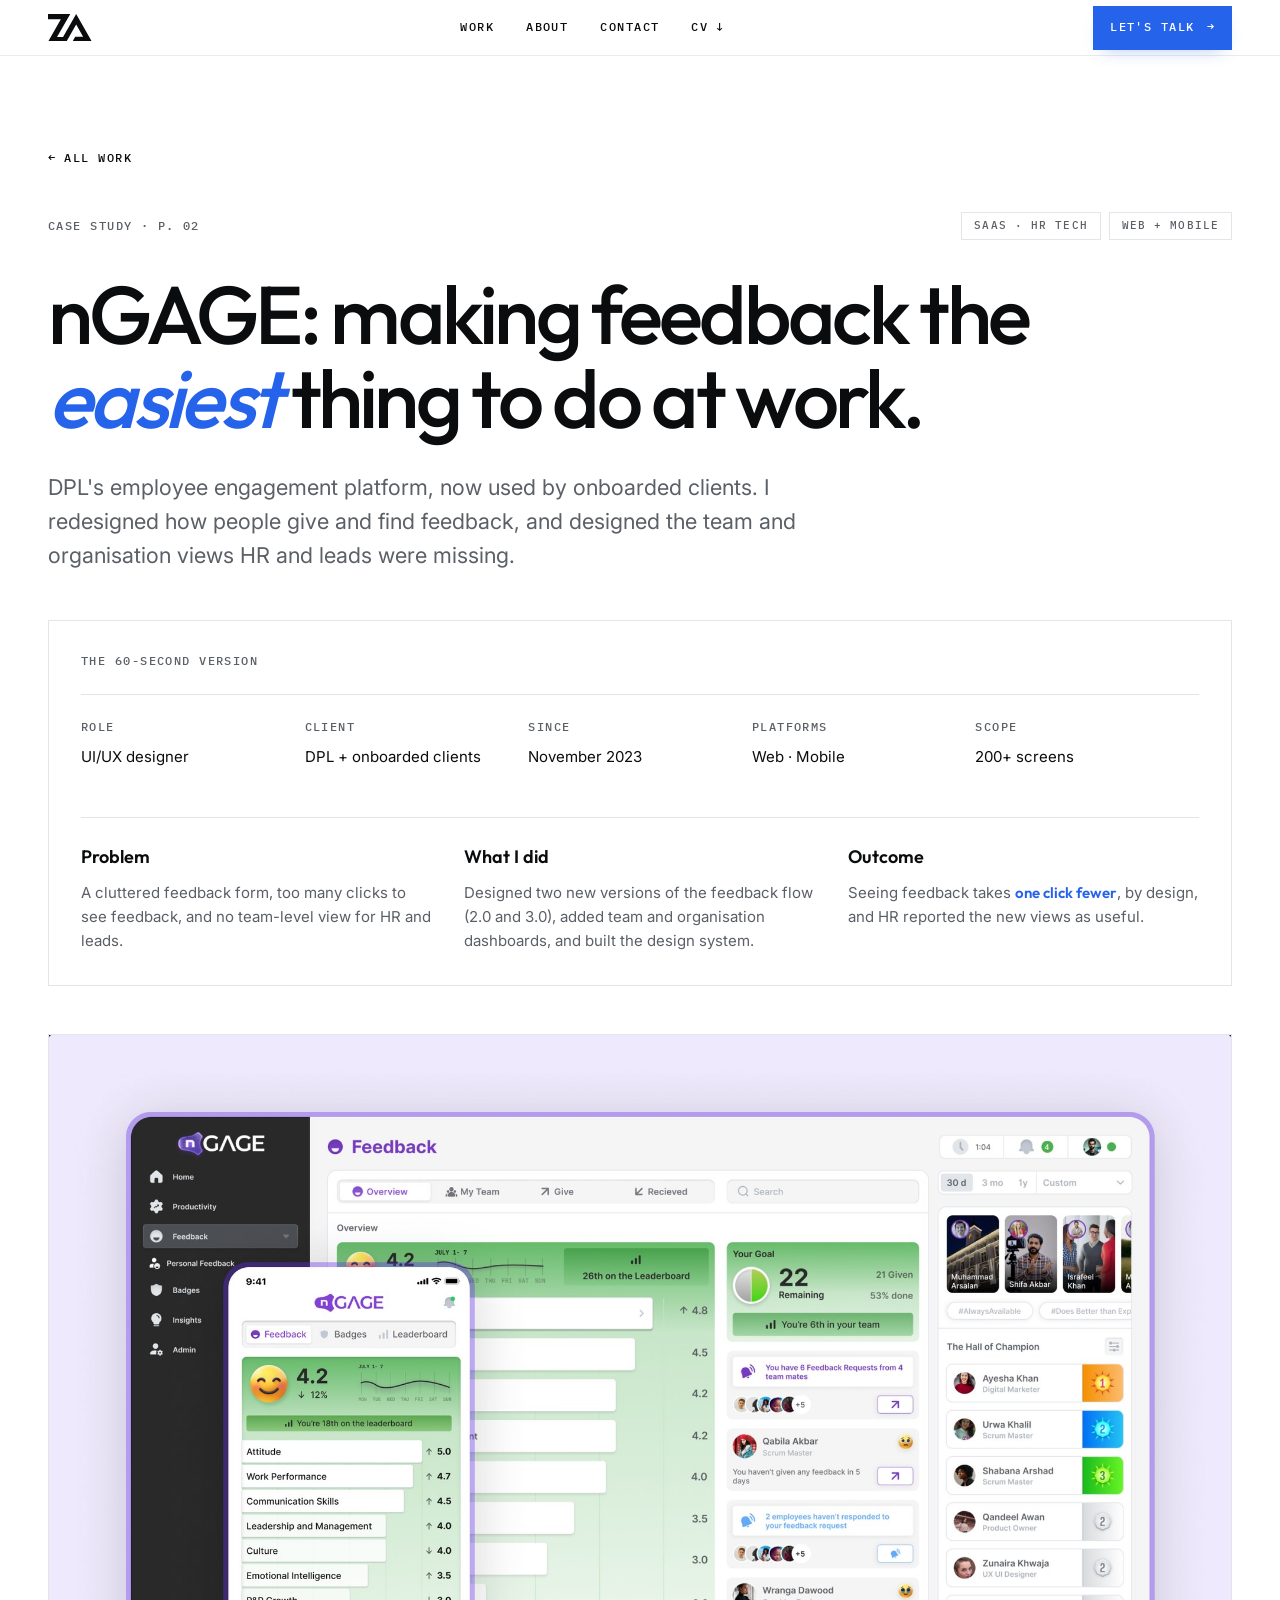
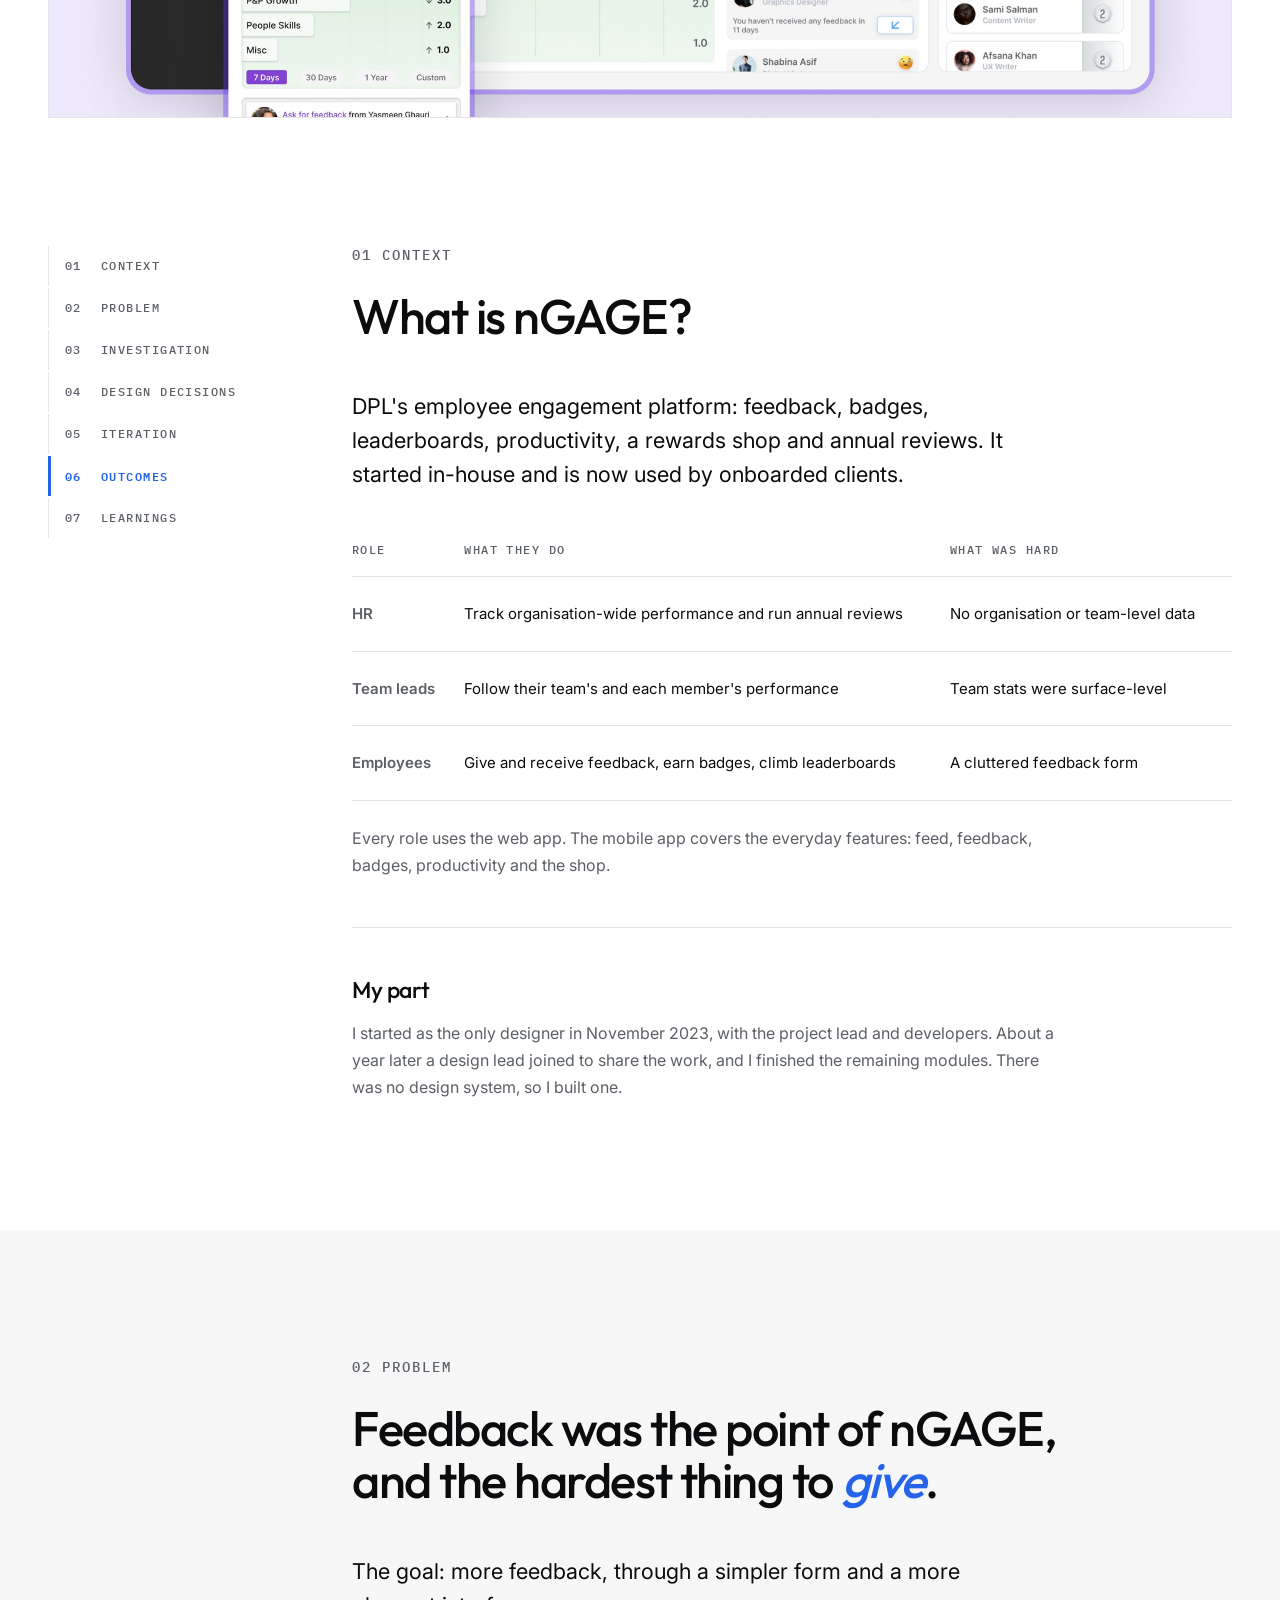
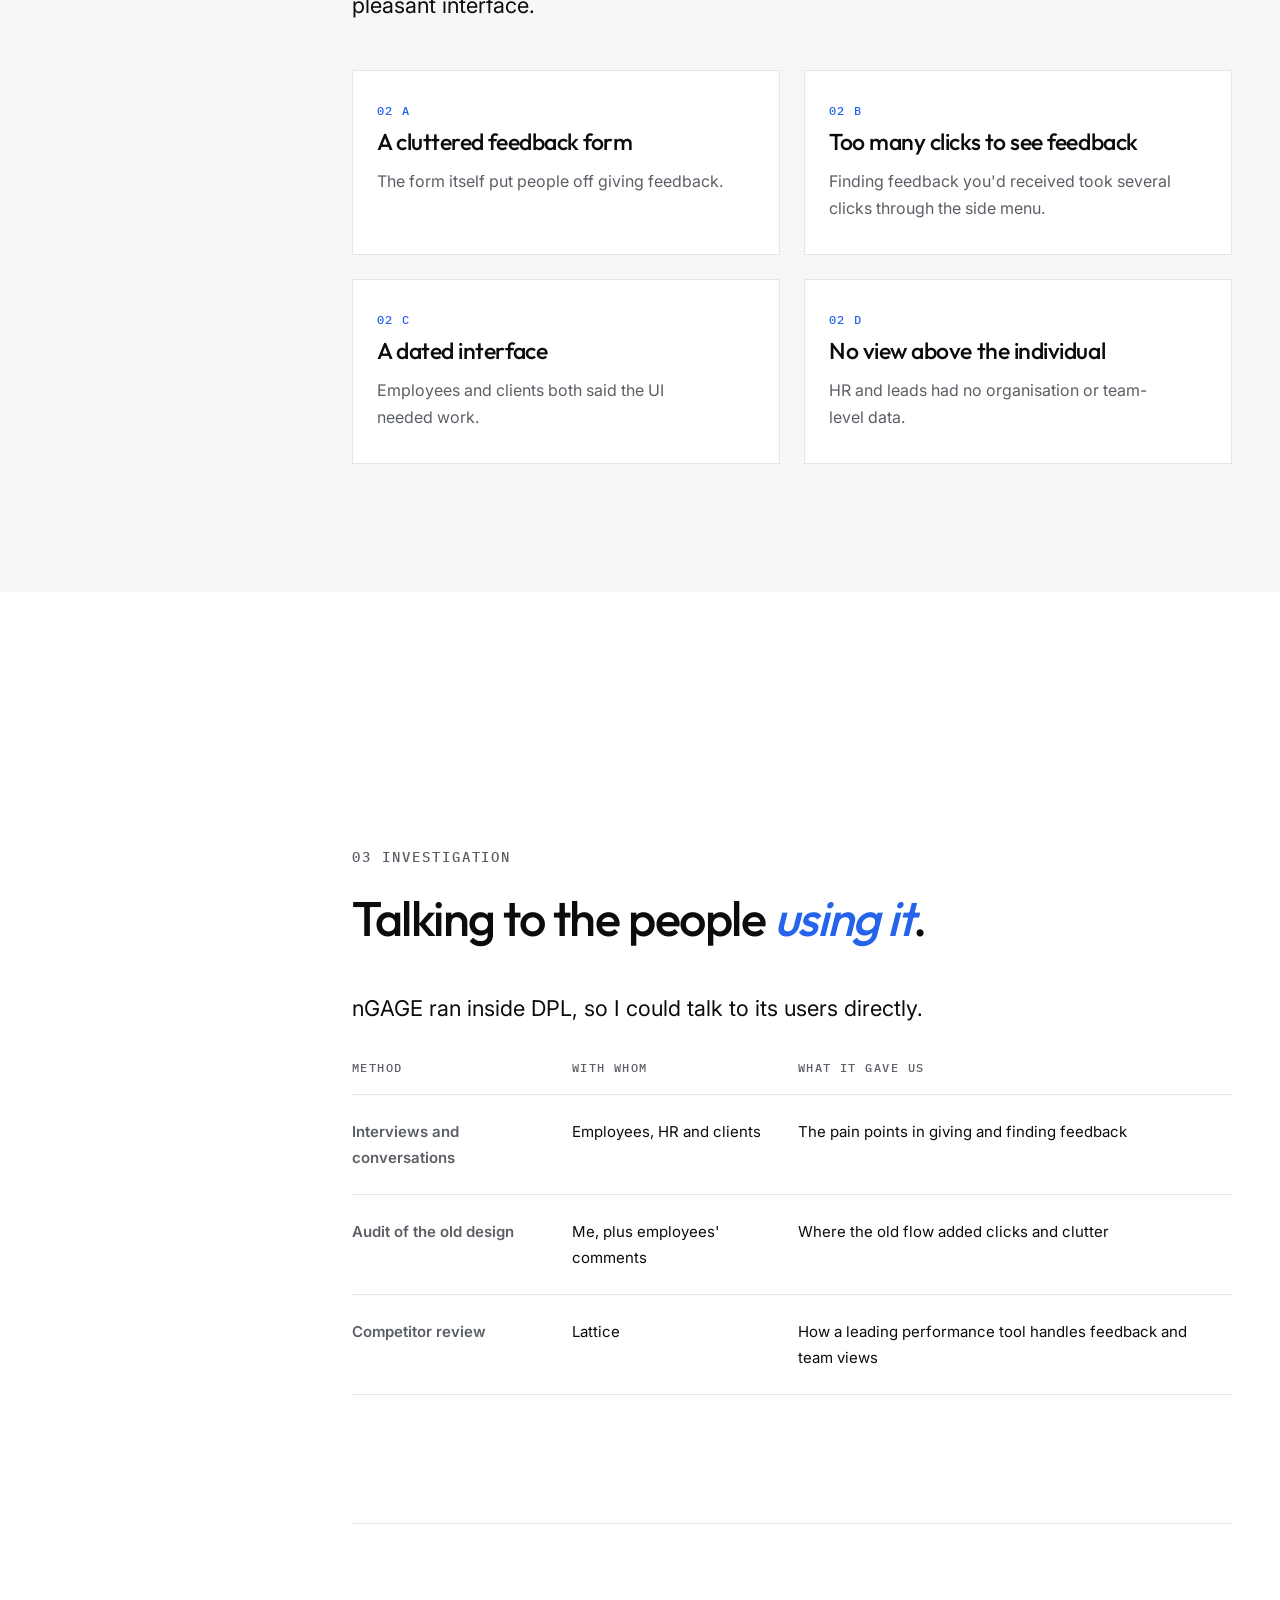
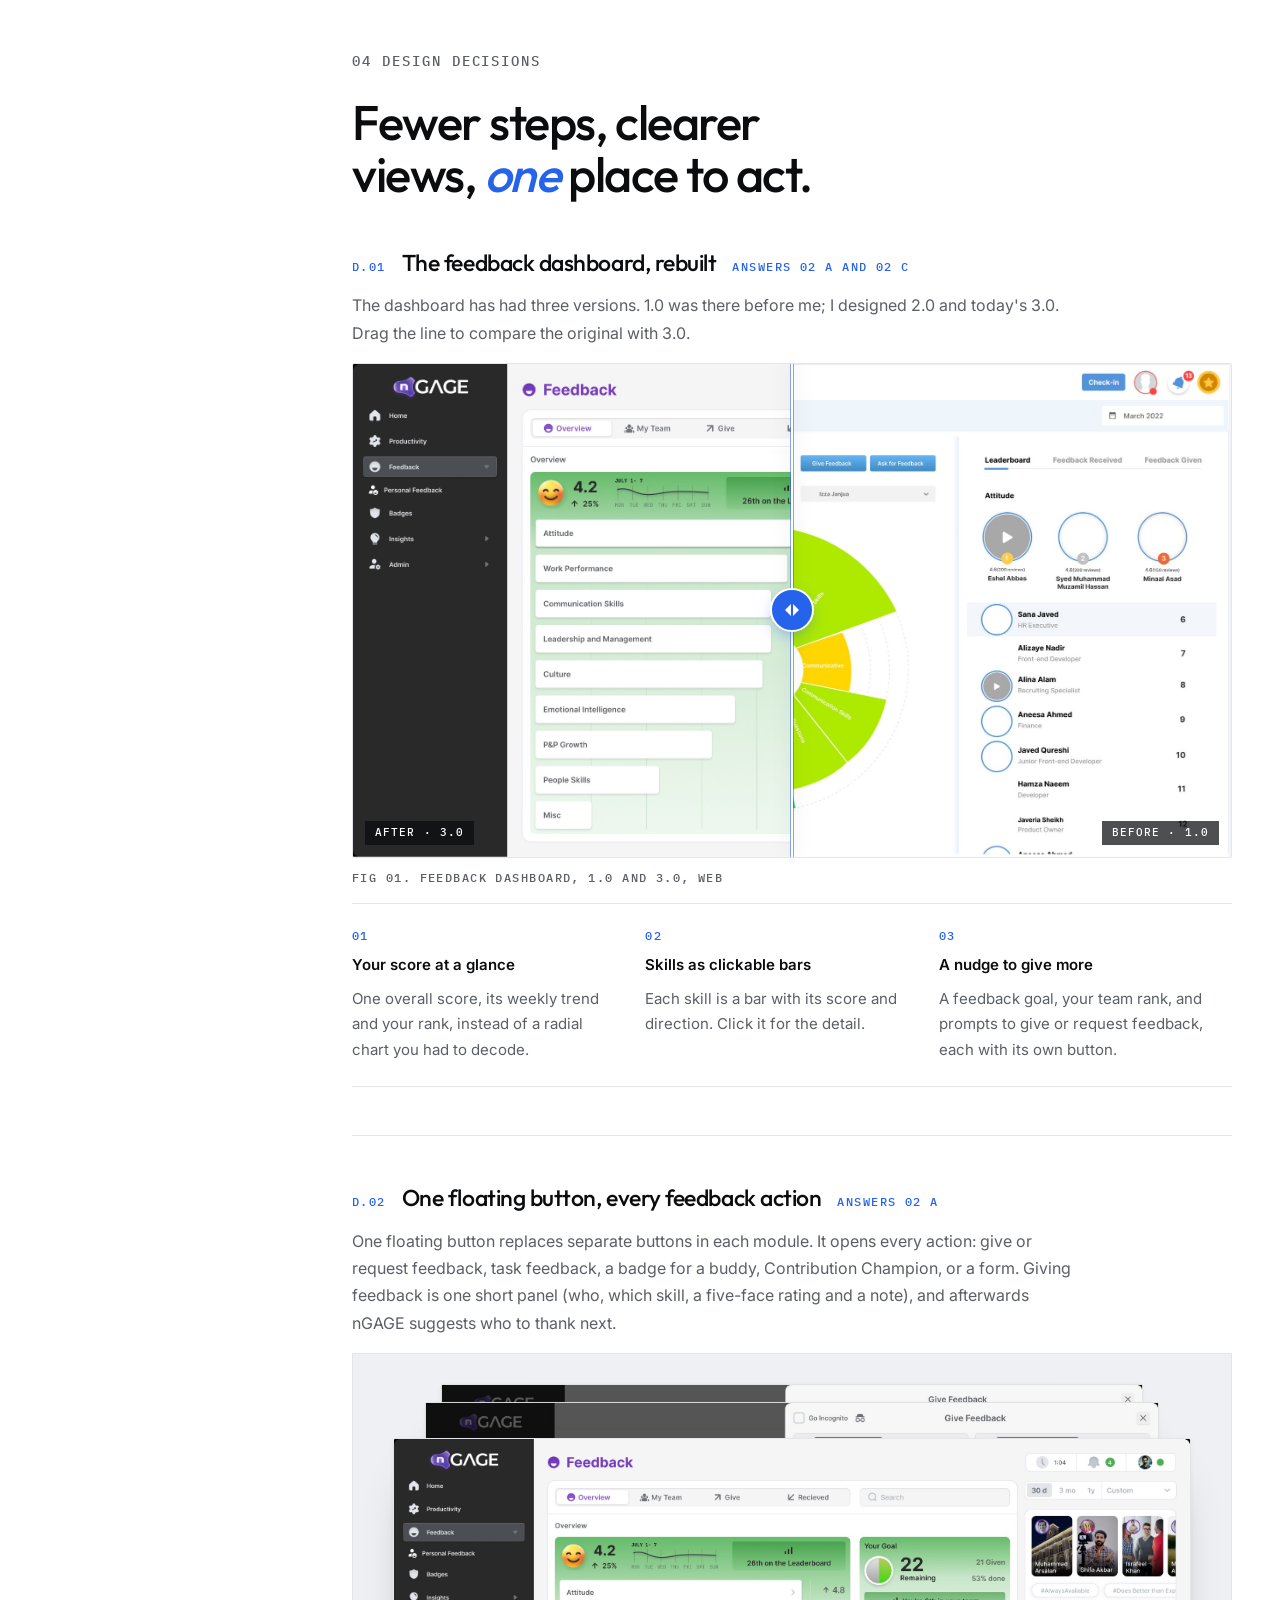
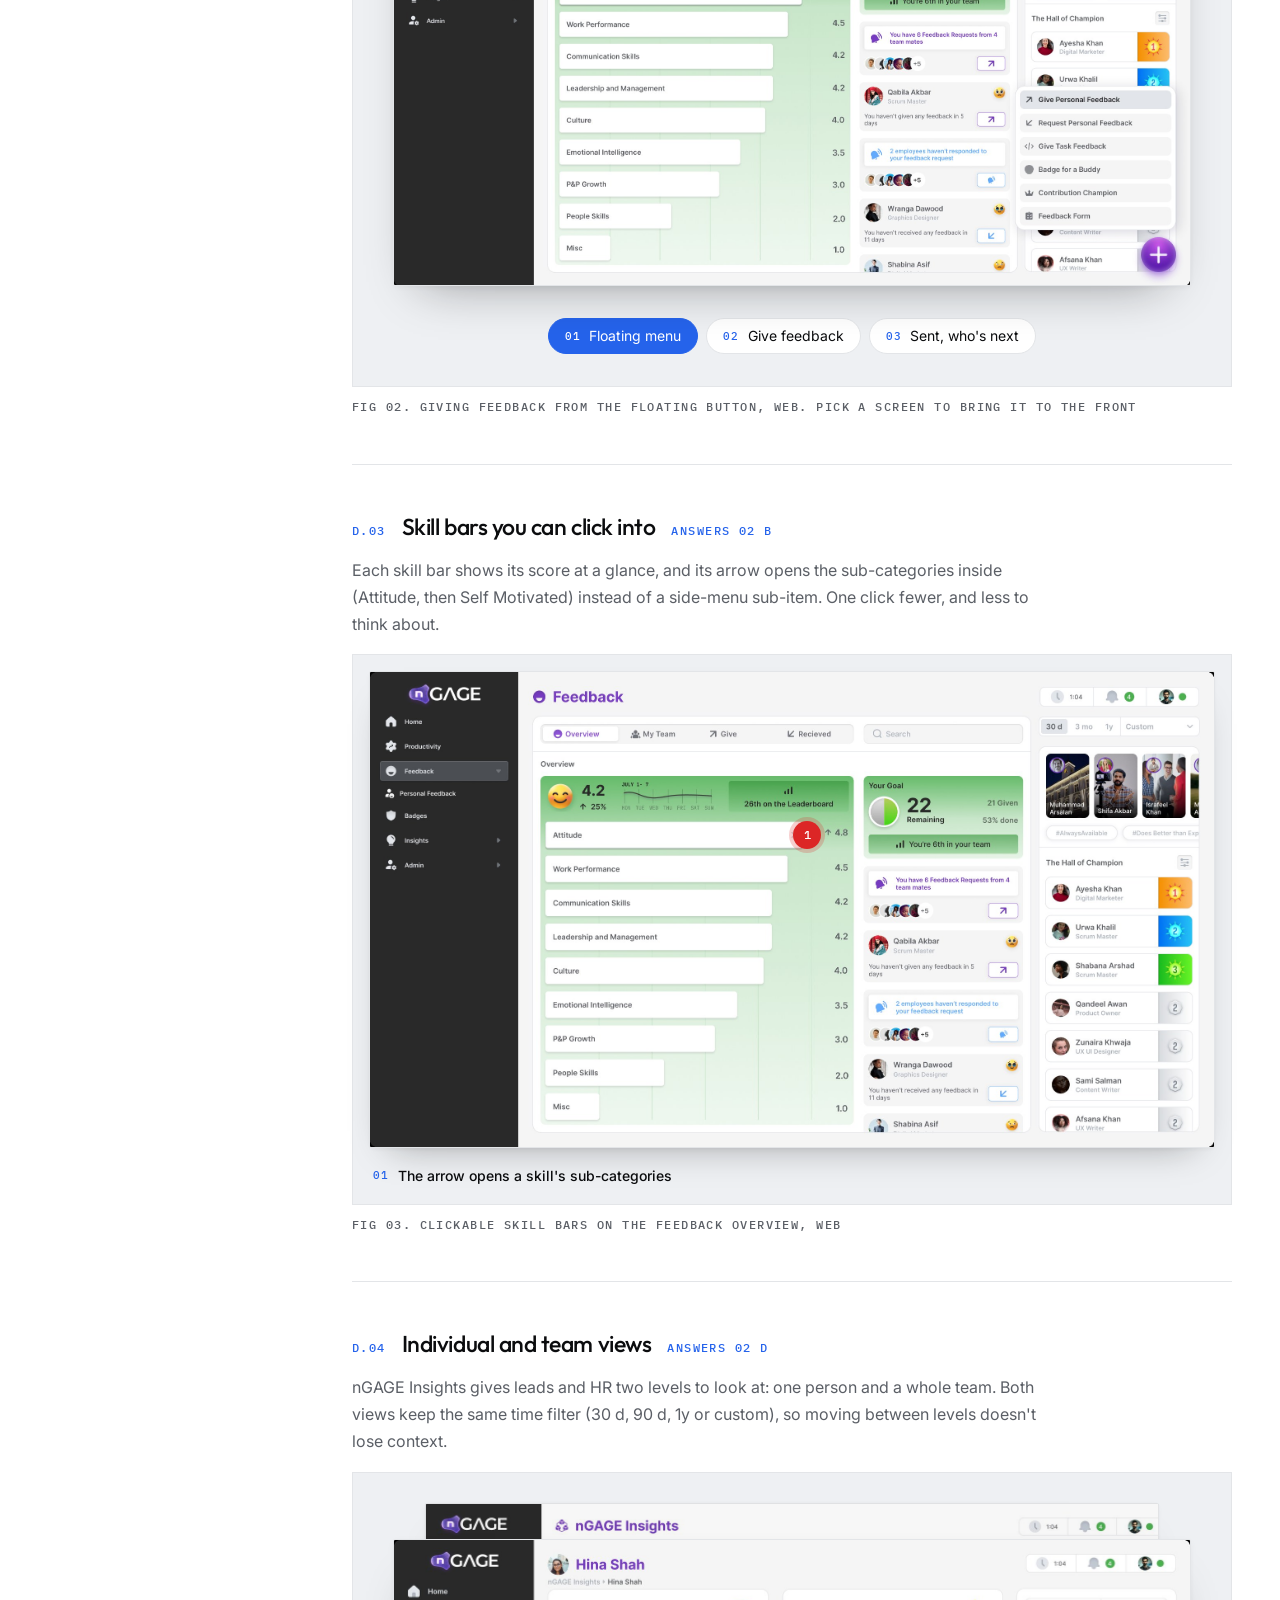
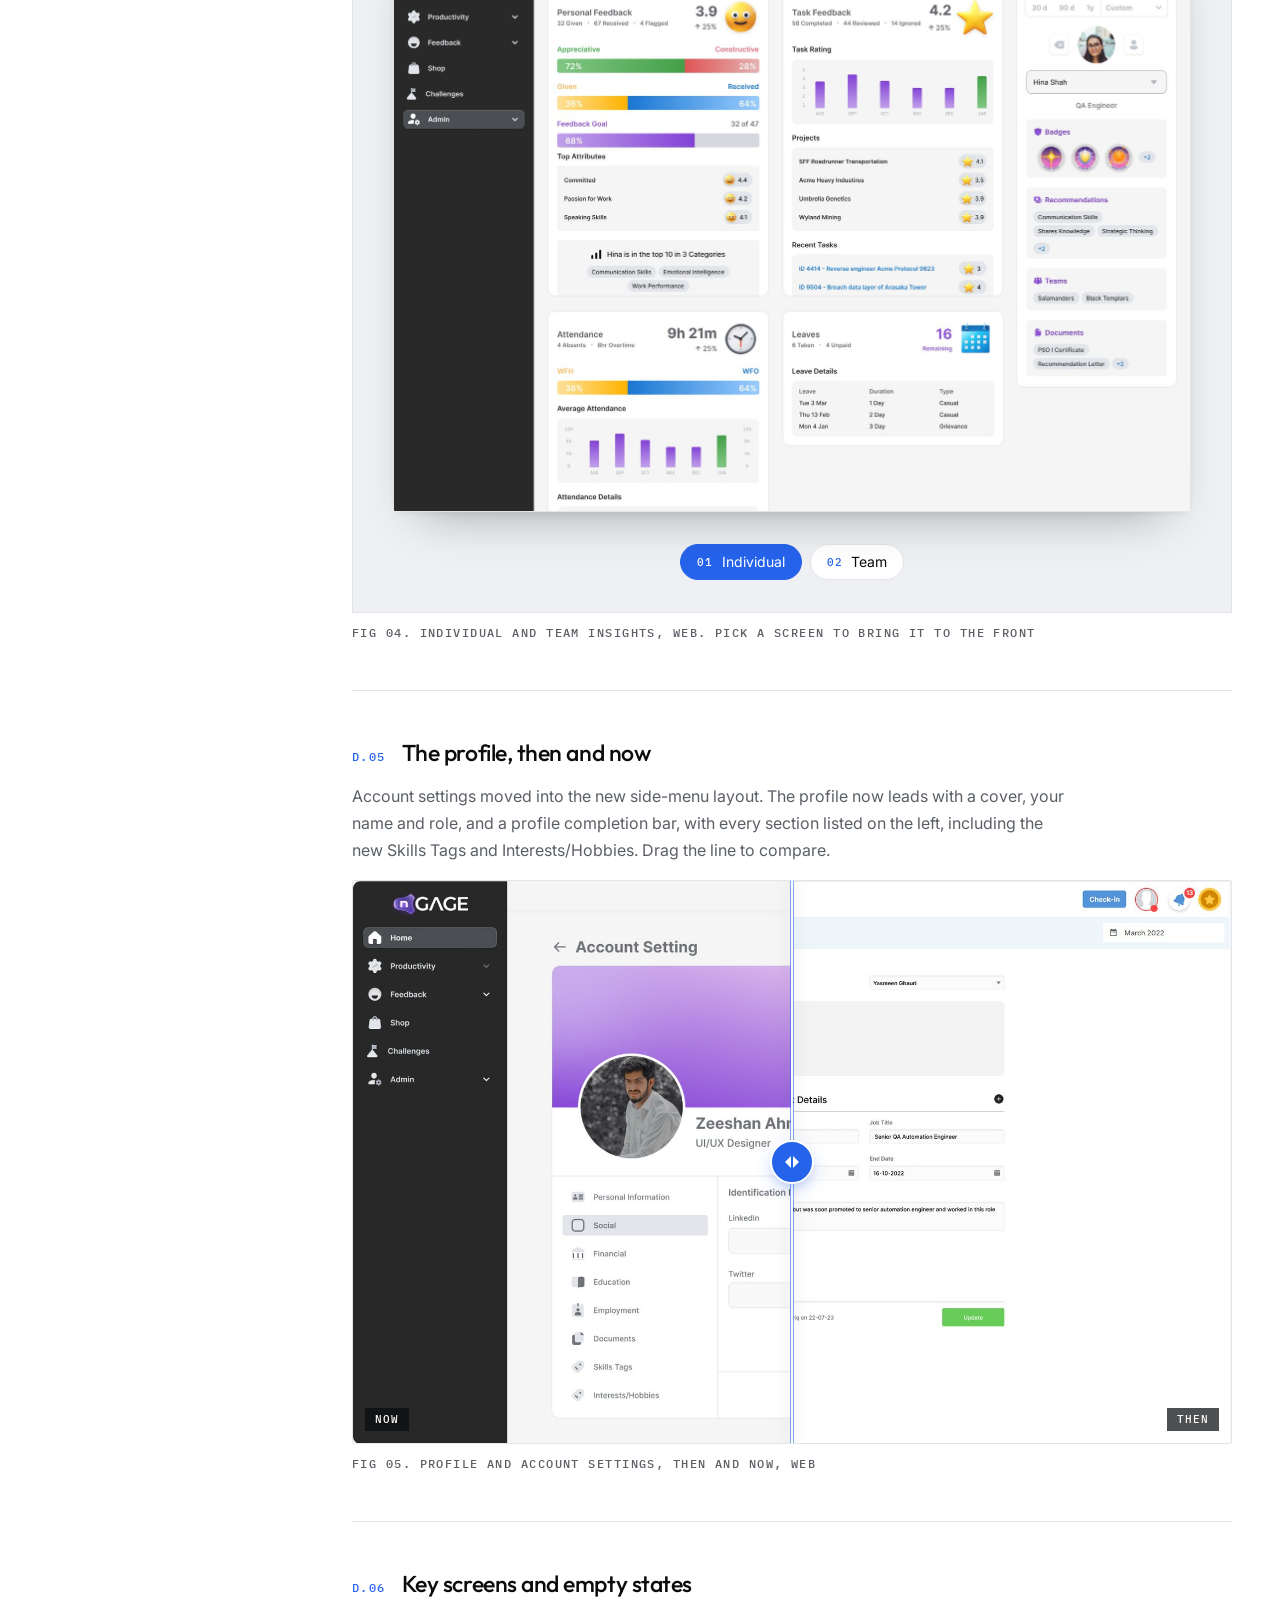
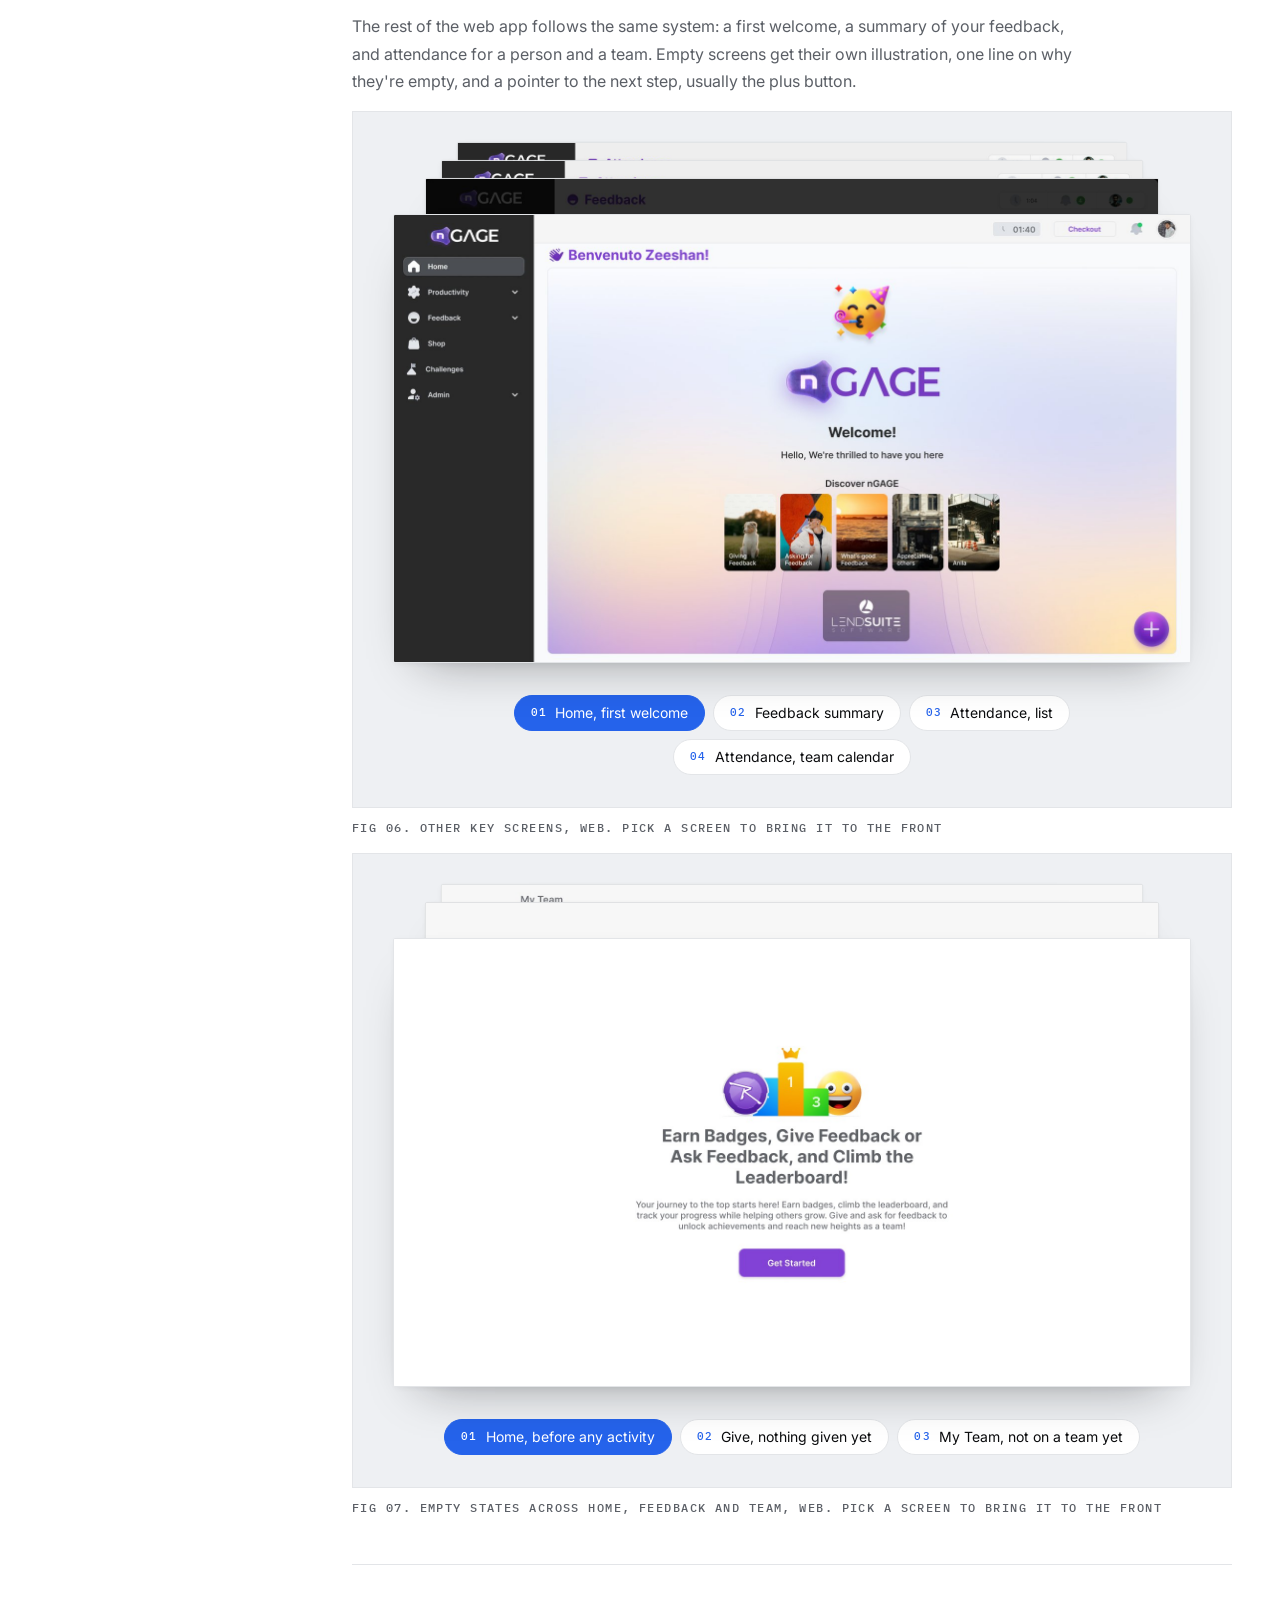
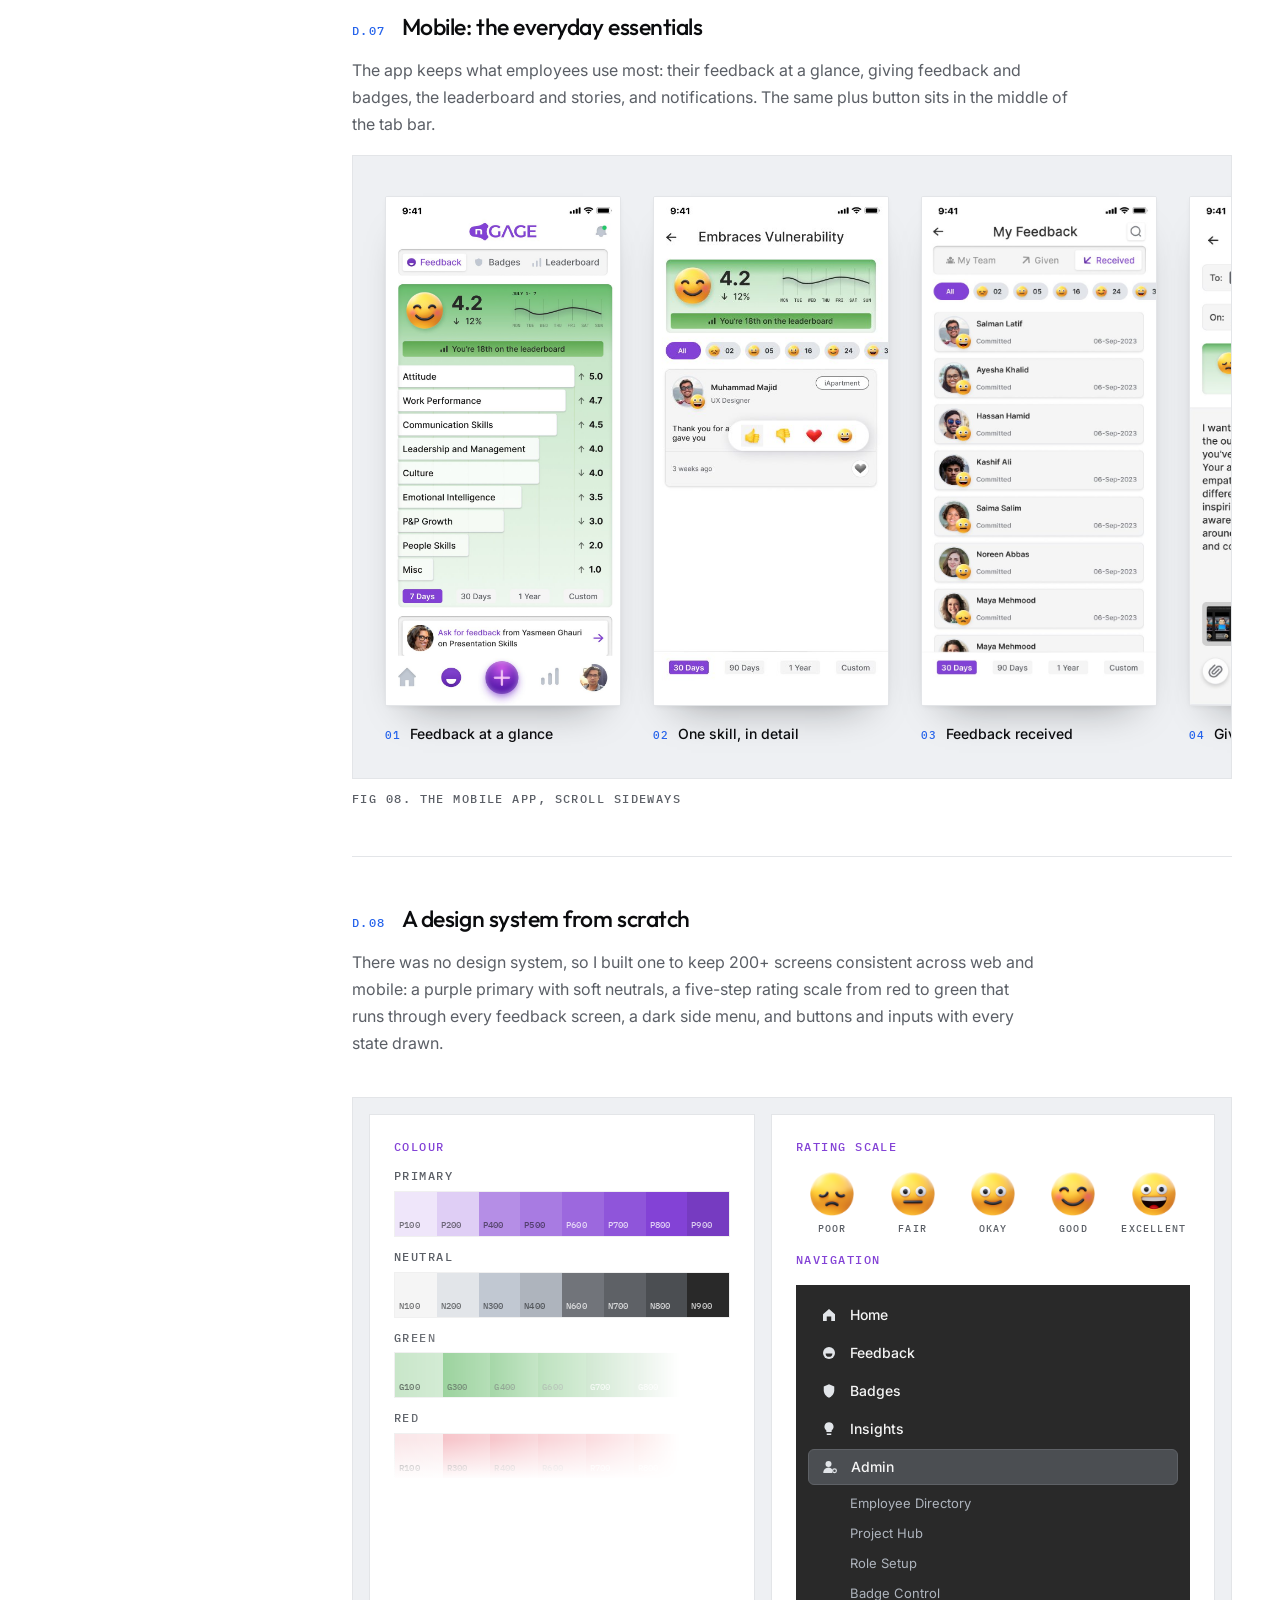
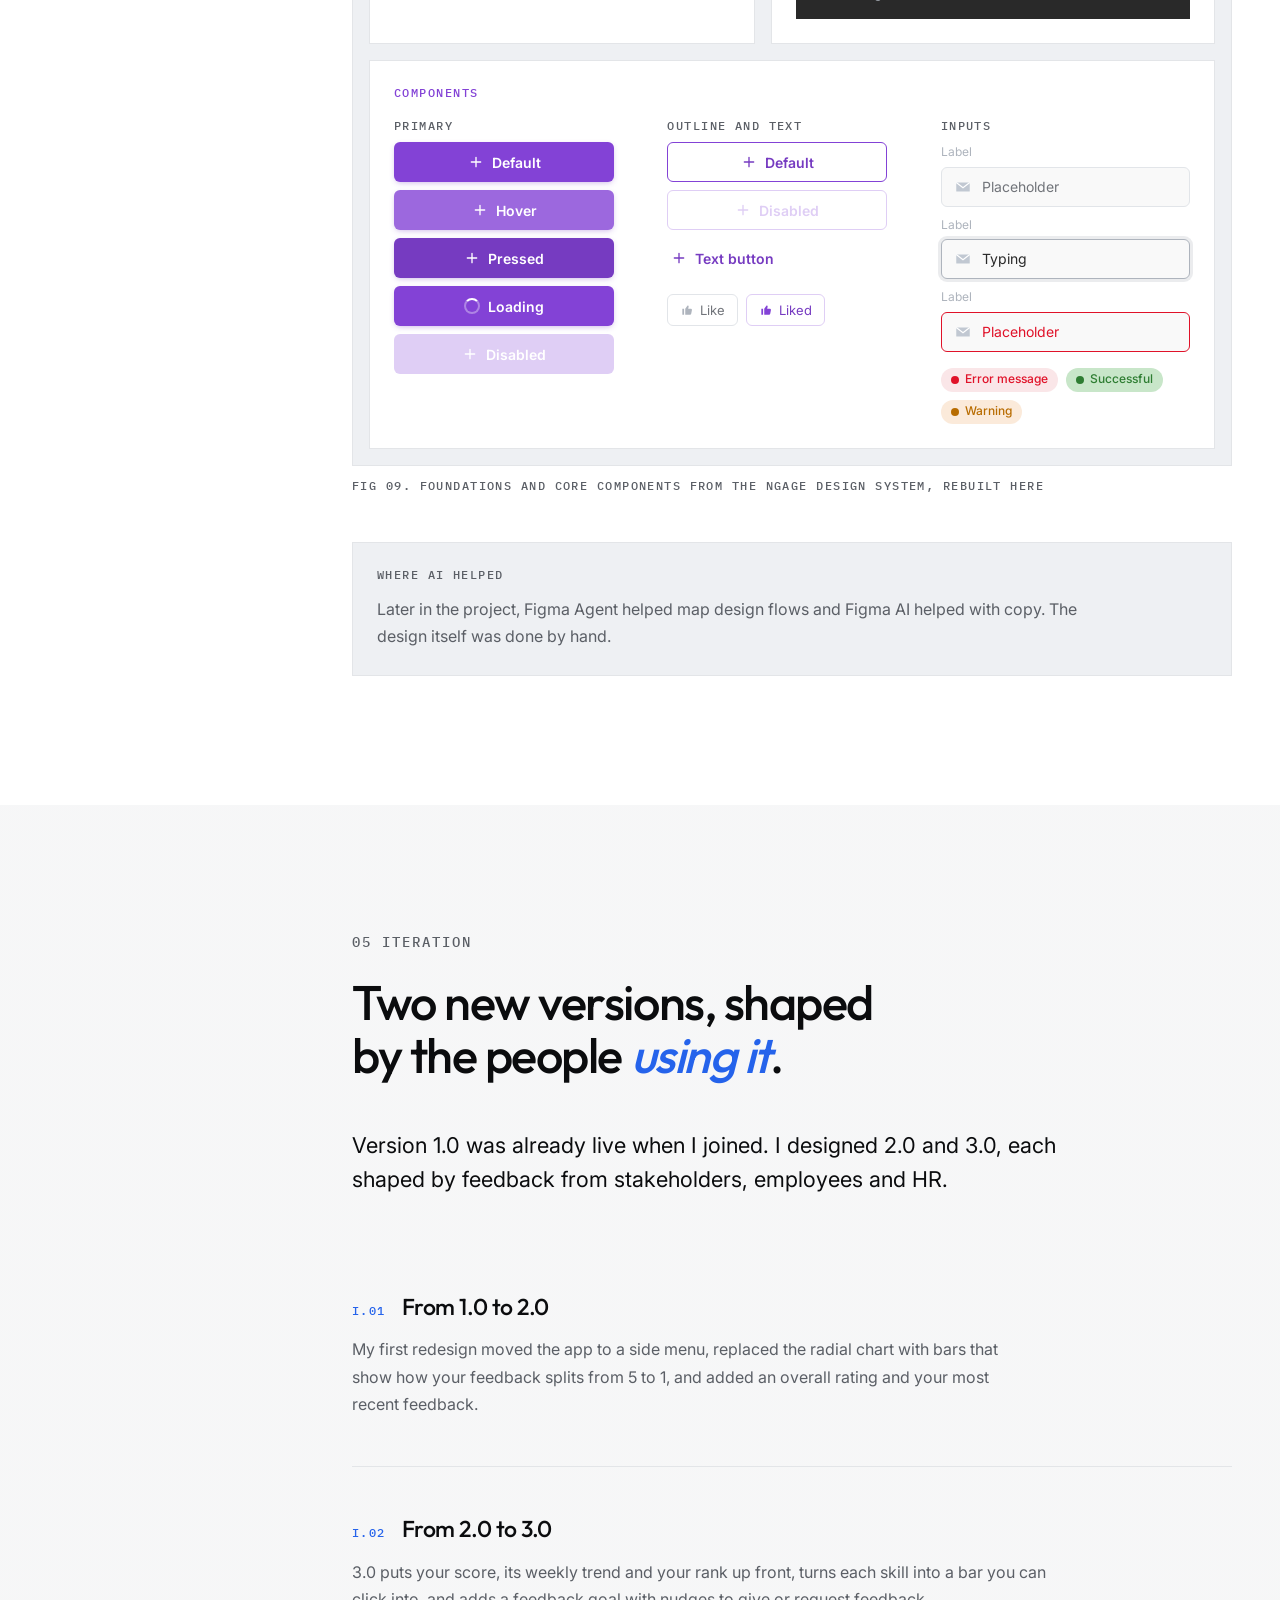
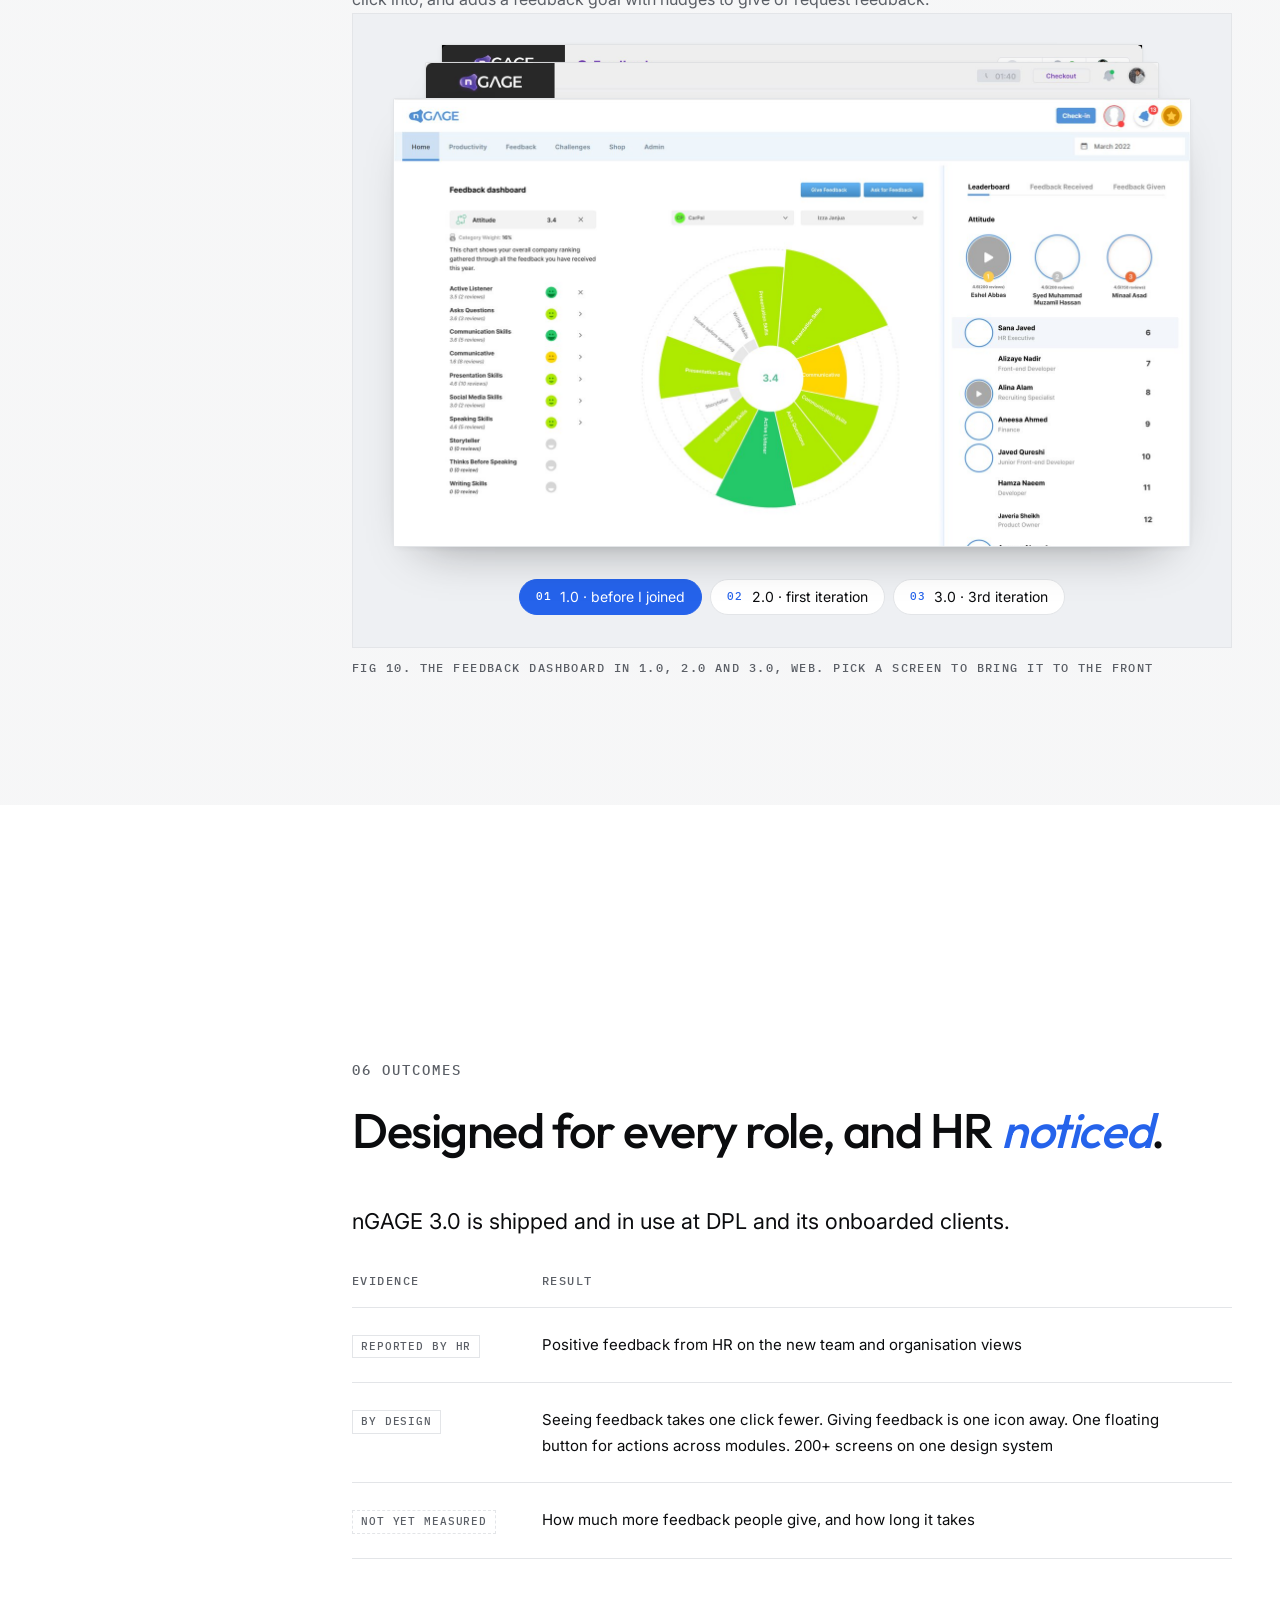
<file: ngage.html>
<!doctype html>
<html lang="en">
<head>
<meta charset="utf-8">
<meta name="viewport" content="width=device-width, initial-scale=1">
<title>nGAGE — Case study · Zeeshan Ahmad</title>
<meta name="description" content="Redesigning nGAGE, a performance and feedback platform for employees, leads and HR, across web and mobile.">
<meta property="og:title" content="nGAGE — Case study · Zeeshan Ahmad">
<meta property="og:description" content="Redesigning nGAGE, a performance and feedback platform for employees, leads and HR, across web and mobile.">
<meta property="og:type" content="website">
<meta property="og:image" content="sindh-ombudsman-cover.jpg">
<meta name="twitter:card" content="summary_large_image">
<meta name="theme-color" content="#FFFFFF">
<link rel="icon" href="favicon.svg" type="image/svg+xml">
<link rel="preconnect" href="https://fonts.googleapis.com">
<link rel="preconnect" href="https://fonts.gstatic.com" crossorigin>
<link rel="stylesheet" href="https://fonts.googleapis.com/css2?family=Outfit:wght@400..700&amp;family=Inter:ital,wght@0,400..700;1,400..700&amp;family=IBM+Plex+Mono:wght@400;500;600&amp;display=swap">
<link rel="stylesheet" href="style.css">
</head>
<body>
<div id="top" class="is-root is-light" style="position: relative; font-family: 'Inter', ui-sans-serif, system-ui, sans-serif; color: var(--text)">
<span class="cursor-glow" aria-hidden="true"></span>
<span class="view-cursor mono" aria-hidden="true"></span>
<a class="skip mono" href="#context">Skip to case study</a>

<header class="nav">
<div class="wrap nav-row">
<a class="brand" href="./" aria-label="Zeeshan Ahmad, home">
<span class="mark" aria-hidden="true"><svg class="mark-svg" viewBox="50 61.6 863.5 546" focusable="false"><polygon fill="currentColor" points="50,61.6 50,166.1 302.1,166.1 50,607.6 409.3,607.6 602.9,269.2 739.4,510.1 583.4,510.1 527.7,607.6 913.5,607.6 602.9,61.6 345.2,511.5 226.9,511.5 487.3,61.6"></polygon></svg></span>

</a>
<nav class="nav-links" aria-label="Primary">
<a class="link mono" href="./#work">Work</a>
<a class="link mono" href="./#about">About</a>
<a class="link mono" href="#contact">Contact</a>
<a class="link mono" href="Zeeshan_Ahmad_UIUX_Designer_CV.pdf" download="Zeeshan_Ahmad_UIUX_Designer_CV.pdf">CV <span class="arr arr-d" aria-hidden="true">↓</span></a>
</nav>
<div class="nav-actions">
<a class="btn btn-primary btn-sm mono" href="#contact">Let's talk <span class="arr arr-r" aria-hidden="true">→</span></a>
</div>
</div>
</header>

<main>
<!-- HEADER -->
<section class="wrap cs-top" style="display: flex; flex-direction: column; gap: var(--space-8)">
<a class="link mono" href="./" style="align-self: flex-start"><span class="arr arr-l" aria-hidden="true">←</span> All work</a>
<div class="hero-top enter"><p class="mono label">Case study · P. 02</p><div class="tags"><span class="tag mono">SaaS · HR tech</span><span class="tag mono">Web + Mobile</span></div></div>
<h1 class="serif h-display enter" style="max-width: 1100px">nGAGE: making feedback the <em>easiest</em> thing to do at work.</h1>
<p class="lead enter-2" style="max-width: 760px; color: var(--muted)">DPL's employee engagement platform, now used by onboarded clients. I redesigned how people give and find feedback, and designed the team and organisation views HR and leads were missing.</p>
</section>

<section class="wrap" aria-label="The 60-second version">
<div class="cs-tldr">
<p class="mono label" style="margin: 0">The 60-second version</p>
<dl class="cs-meta" style="margin: 0">
<div><dt class="mono label">Role</dt><dd style="margin: 0">UI/UX designer</dd></div>
<div><dt class="mono label">Client</dt><dd style="margin: 0">DPL + onboarded clients</dd></div>
<div><dt class="mono label">Since</dt><dd style="margin: 0">November 2023</dd></div>
<div><dt class="mono label">Platforms</dt><dd style="margin: 0">Web · Mobile</dd></div>
<div><dt class="mono label">Scope</dt><dd style="margin: 0">200+ screens</dd></div>
</dl>
<dl class="cs-tldr-grid">
<div><dt>Problem</dt><dd>A cluttered feedback form, too many clicks to see feedback, and no team-level view for HR and leads.</dd></div>
<div><dt>What I did</dt><dd>Designed two new versions of the feedback flow (2.0 and 3.0), added team and organisation dashboards, and built the design system.</dd></div>
<div><dt>Outcome</dt><dd>Seeing feedback takes <span class="cs-tldr-num">one click fewer</span>, by design, and HR reported the new views as useful.</dd></div>
</dl>
</div>
</section>

<section class="wrap" style="padding-top: var(--space-12)">
<div class="ph has-img enter-3" style="aspect-ratio: 2000 / 1156; width: 100%"><img src="ng-cover-v4.jpg" alt="nGAGE on desktop and mobile: the Feedback overview with a 4.2 score and weekly trend, skill bars with scores, a feedback goal, feedback requests and the Hall of Champion leaderboard. Sample data." width="2000" height="1156" style="object-position: 50% 50%"></div>
</section>

<!-- BODY WITH STICKY INDEX -->
<div class="wrap cs-layout" style="position: relative">
<nav class="cs-index" aria-label="Case study chapters">
<a class="mono" href="#context" aria-current="false"><span>01</span>Context</a>
<a class="mono" href="#problem" aria-current="false"><span>02</span>Problem</a>
<a class="mono" href="#research" aria-current="false"><span>03</span>Investigation</a>
<a class="mono" href="#solution" aria-current="false"><span>04</span>Design decisions</a>
<a class="mono" href="#iteration" aria-current="false"><span>05</span>Iteration</a>
<a class="mono" href="#outcomes" aria-current="false"><span>06</span>Outcomes</a>
<a class="mono" href="#learnings" aria-current="false"><span>07</span>Learnings</a>
</nav>

<div class="cs-main">
<!-- 01 CONTEXT -->
<section id="context" class="chapter reveal" aria-labelledby="c1">
<div class="ch-head">
<p class="mono sec-label">01 <i></i> Context</p>
<h2 id="c1" class="serif h-section">What is nGAGE?</h2>
</div>
<div class="body">
<p class="lead">DPL's employee engagement platform: feedback, badges, leaderboards, productivity, a rewards shop and annual reviews. It started in-house and is now used by onboarded clients.</p>
</div>
<div class="table-box" style="margin-top: var(--space-12)">
<table class="table">
<thead><tr><th scope="col">Role</th><th scope="col">What they do</th><th scope="col">What was hard</th></tr></thead>
<tbody>
<tr><td><strong style="font-weight: 600">HR</strong></td><td>Track organisation-wide performance and run annual reviews</td><td>No organisation or team-level data</td></tr>
<tr><td><strong style="font-weight: 600">Team leads</strong></td><td>Follow their team's and each member's performance</td><td>Team stats were surface-level</td></tr>
<tr><td><strong style="font-weight: 600">Employees</strong></td><td>Give and receive feedback, earn badges, climb leaderboards</td><td>A cluttered feedback form</td></tr>
</tbody>
</table>
</div>
<p class="muted body" style="margin-top: var(--space-6)">Every role uses the web app. The mobile app covers the everyday features: feed, feedback, badges, productivity and the shop.</p>
<div class="sub">
<h3 class="serif h-item">My part</h3>
<p class="muted body">I started as the only designer in November 2023, with the project lead and developers. About a year later a design lead joined to share the work, and I finished the remaining modules. There was no design system, so I built one.</p>
</div>
</section>

<!-- 02 PROBLEM -->
<section id="problem" class="chapter band reveal" aria-labelledby="c2">
<div class="ch-head">
<p class="mono sec-label">02 <i></i> Problem</p>
<h2 id="c2" class="serif h-section">Feedback was the point of nGAGE, and the hardest thing to <em>give</em>.</h2>
</div>
<div class="body">
<p class="lead">The goal: more feedback, through a simpler form and a more pleasant interface.</p>
</div>
<div class="cs-grid4">
<div class="sub"><div class="sub-head"><span class="mono">02 A</span><h3 class="serif h-item">A cluttered feedback form</h3></div><p class="muted body">The form itself put people off giving feedback.</p></div>
<div class="sub"><div class="sub-head"><span class="mono">02 B</span><h3 class="serif h-item">Too many clicks to see feedback</h3></div><p class="muted body">Finding feedback you'd received took several clicks through the side menu.</p></div>
<div class="sub"><div class="sub-head"><span class="mono">02 C</span><h3 class="serif h-item">A dated interface</h3></div><p class="muted body">Employees and clients both said the UI needed work.</p></div>
<div class="sub"><div class="sub-head"><span class="mono">02 D</span><h3 class="serif h-item">No view above the individual</h3></div><p class="muted body">HR and leads had no organisation or team-level data.</p></div>
</div>
</section>

<!-- 03 INVESTIGATION -->
<section id="research" class="chapter reveal" aria-labelledby="c3">
<div class="ch-head">
<p class="mono sec-label">03 <i></i> Investigation</p>
<h2 id="c3" class="serif h-section">Talking to the people <em>using it</em>.</h2>
</div>
<div class="body">
<p class="lead">nGAGE ran inside DPL, so I could talk to its users directly.</p>
</div>
<div class="table-box" style="margin-top: var(--space-8)">
<table class="table">
<thead><tr><th scope="col">Method</th><th scope="col">With whom</th><th scope="col">What it gave us</th></tr></thead>
<tbody>
<tr><td><strong style="font-weight: 600">Interviews and conversations</strong></td><td>Employees, HR and clients</td><td>The pain points in giving and finding feedback</td></tr>
<tr><td><strong style="font-weight: 600">Audit of the old design</strong></td><td>Me, plus employees' comments</td><td>Where the old flow added clicks and clutter</td></tr>
<tr><td><strong style="font-weight: 600">Competitor review</strong></td><td>Lattice</td><td>How a leading performance tool handles feedback and team views</td></tr>
</tbody>
</table>
</div>
</section>

<!-- 04 DESIGN DECISIONS -->
<section id="solution" class="chapter reveal" aria-labelledby="c4">
<div class="ch-head">
<p class="mono sec-label">04 <i></i> Design decisions</p>
<h2 id="c4" class="serif h-section">Fewer steps, clearer views, <em>one</em> place to act.</h2>
</div>

<div class="sub" style="border-top: 0; margin-top: 0; padding-top: 0">
<div class="sub-head"><span class="mono">D.01</span><h3 class="serif h-item">The feedback dashboard, rebuilt</h3><span class="mono label">Answers 02 A and 02 C</span></div>
<p class="muted body">The dashboard has had three versions. 1.0 was there before me; I designed 2.0 and today's 3.0. Drag the line to compare the original with 3.0.</p>
<figure class="fig">
<div class="ba-slider" style="--pos: 50%; aspect-ratio: 16 / 9">
<img class="ba-old" src="ng-bd2d8fee.jpg" alt="Before, version 1.0: a top tab bar, a radial chart of feedback scores, a list of skills with smiley ratings, and a leaderboard. Sample data." width="2000" height="1125" loading="lazy">
<img class="ba-new" src="ng-feedback-overview-v5.jpg" alt="After, version 3.0: a dark side menu, an overall score with its weekly trend and leaderboard rank, clickable skill bars with scores, a feedback goal, feedback requests and nudges, and the Hall of Champion. Sample data." width="2049" height="1152" loading="lazy">
<span class="ba-lab is-new mono">After · 3.0</span><span class="ba-lab is-old mono">Before · 1.0</span>
<span class="ba-handle" aria-hidden="true"><span class="ba-knob"></span></span>
<input class="ba-range" type="range" min="0" max="100" value="50" step="1" aria-label="Compare the old and new feedback dashboards. Move right to show more of the new design, left to show more of the old">
</div>
<figcaption class="mono">Fig 01. Feedback dashboard, 1.0 and 3.0, web</figcaption>
</figure>
<ul class="callouts">
<li><span class="mono">01</span><strong style="font-weight: 600">Your score at a glance</strong><span class="muted">One overall score, its weekly trend and your rank, instead of a radial chart you had to decode.</span></li>
<li><span class="mono">02</span><strong style="font-weight: 600">Skills as clickable bars</strong><span class="muted">Each skill is a bar with its score and direction. Click it for the detail.</span></li>
<li><span class="mono">03</span><strong style="font-weight: 600">A nudge to give more</strong><span class="muted">A feedback goal, your team rank, and prompts to give or request feedback, each with its own button.</span></li>
</ul>
</div>

<div class="sub">
<div class="sub-head"><span class="mono">D.02</span><h3 class="serif h-item">One floating button, every feedback action</h3><span class="mono label">Answers 02 A</span></div>
<p class="muted body">One floating button replaces separate buttons in each module. It opens every action: give or request feedback, task feedback, a badge for a buddy, Contribution Champion, or a form. Giving feedback is one short panel (who, which skill, a five-face rating and a note), and afterwards nGAGE suggests who to thank next.</p>
<figure class="fig">
<div class="d-stack" role="group" aria-label="Give feedback flow screens" style="--arw: 2000; --arh: 1124"><input class="d-in" type="radio" name="ng-give" id="ng-give-1" aria-label="Show Floating action menu"><input class="d-in" type="radio" name="ng-give" id="ng-give-2" aria-label="Show Give feedback panel"><input class="d-in" type="radio" name="ng-give" id="ng-give-3" aria-label="Show Sent, with next suggestions"><div class="d-deck" style="--n: 2"><label class="d-card" for="ng-give-1" style="--i: 0"><img src="ng-fab-menu-v4.jpg" alt="Feedback overview with the floating plus button open, listing Give Personal Feedback, Request Personal Feedback, Give Task Feedback, Badge for a Buddy, Contribution Champion and Feedback Form. Sample data." width="2049" height="1152" loading="lazy"></label><label class="d-card" for="ng-give-2" style="--i: 1"><img src="ng-59fcbeb1.jpg" alt="Give Feedback side panel: recipient and skill fields, a five-face rating from Poor to Excellent, the request note, a written comment, sticker attachments, a Go Incognito option and a send button. Sample data." width="2000" height="1124" loading="lazy"></label><label class="d-card" for="ng-give-3" style="--i: 2"><img src="ng-78340457.jpg" alt="Confirmation panel: a thumbs-up, You're Awesome, a progress bar, and three suggested colleagues to give feedback to next. Sample data." width="2000" height="1124" loading="lazy"></label></div><div class="d-tabs"><label class="d-tab" for="ng-give-1"><span class="mono">01</span>Floating menu</label><label class="d-tab" for="ng-give-2"><span class="mono">02</span>Give feedback</label><label class="d-tab" for="ng-give-3"><span class="mono">03</span>Sent, who's next</label></div></div>
<figcaption class="mono">Fig 02. Giving feedback from the floating button, web. Pick a screen to bring it to the front</figcaption>
</figure>
</div>

<div class="sub">
<div class="sub-head"><span class="mono">D.03</span><h3 class="serif h-item">Skill bars you can click into</h3><span class="mono label">Answers 02 B</span></div>
<p class="muted body">Each skill bar shows its score at a glance, and its arrow opens the sub-categories inside (Attitude, then Self Motivated) instead of a side-menu sub-item. One click fewer, and less to think about.</p>
<figure class="fig">
<figure class="shot"><div class="shot-media"><img src="ng-feedback-overview-v5.jpg" alt="Feedback overview: overall score 4.2 with its weekly trend and leaderboard rank, skill bars from Attitude to Misc with scores, a feedback goal, feedback requests and nudges, and the Hall of Champion. The Attitude bar shows an arrow that opens its sub-categories. Marker 1 points at the arrow. Sample data." width="2049" height="1152" loading="lazy"><span class="pin" style="left: 51.8%; top: 34.3%" aria-hidden="true">1</span></div><p class="screen-cap"><span class="mono">01</span>The arrow opens a skill's sub-categories</p></figure>
<figcaption class="mono">Fig 03. Clickable skill bars on the feedback overview, web</figcaption>
</figure>
</div>

<div class="sub">
<div class="sub-head"><span class="mono">D.04</span><h3 class="serif h-item">Individual and team views</h3><span class="mono label">Answers 02 D</span></div>
<p class="muted body">nGAGE Insights gives leads and HR two levels to look at: one person and a whole team. Both views keep the same time filter (30 d, 90 d, 1y or custom), so moving between levels doesn't lose context.</p>
<figure class="fig">
<div class="d-stack" role="group" aria-label="Insights dashboard screens" style="--arw: 1600; --arh: 1150"><input class="d-in" type="radio" name="ng-ins" id="ng-ins-1" aria-label="Show Individual view"><input class="d-in" type="radio" name="ng-ins" id="ng-ins-2" aria-label="Show Team view"><div class="d-deck" style="--n: 1"><label class="d-card" for="ng-ins-1" style="--i: 0"><img src="ng-27f9a3c4.jpg" alt="Individual insights for one employee: personal feedback split into appreciative and constructive, given and received, a feedback goal, top attributes, task ratings by month, projects, attendance, leaves, and a side panel with badges, recommendations, teams and documents. Sample data." width="1600" height="1332" loading="lazy"></label><label class="d-card" for="ng-ins-2" style="--i: 1"><img src="ng-b1b145b1.jpg" alt="HR dashboard, productivity tab: attendance and work-from-home splits, team WFO percentages and attendance averages, and an employee table with team, attendance, working hours, breaks, WFH to WFO split and leaves, each row downloadable. Sample data." width="1600" height="1089" loading="lazy"></label></div><div class="d-tabs"><label class="d-tab" for="ng-ins-1"><span class="mono">01</span>Individual</label><label class="d-tab" for="ng-ins-2"><span class="mono">02</span>Team</label></div></div>
<figcaption class="mono">Fig 04. Individual and team insights, web. Pick a screen to bring it to the front</figcaption>
</figure>
</div>

<div class="sub">
<div class="sub-head"><span class="mono">D.05</span><h3 class="serif h-item">The profile, then and now</h3></div>
<p class="muted body">Account settings moved into the new side-menu layout. The profile now leads with a cover, your name and role, and a profile completion bar, with every section listed on the left, including the new Skills Tags and Interests/Hobbies. Drag the line to compare.</p>
<figure class="fig">
<div class="ba-slider" style="--pos: 50%; aspect-ratio: 1600 / 1025">
<img class="ba-old" src="ng-864dc26f.jpg" alt="Then: Account Settings under a top tab bar, a grey header with a greeting and profile completion as text, and a side list of six sections with the Employment details form open. Sample data." width="1600" height="1025" loading="lazy">
<img class="ba-new" src="ng-847391b2.jpg" alt="Now: Account Setting with the dark side menu, a purple cover, photo, name and role, a profile completion bar at 70%, and eight sections on the left with the Social links form open. Sample data." width="1600" height="1025" loading="lazy">
<span class="ba-lab is-new mono">Now</span><span class="ba-lab is-old mono">Then</span>
<span class="ba-handle" aria-hidden="true"><span class="ba-knob"></span></span>
<input class="ba-range" type="range" min="0" max="100" value="50" step="1" aria-label="Compare the old and new profile pages. Move right to show more of the new design, left to show more of the old">
</div>
<figcaption class="mono">Fig 05. Profile and account settings, then and now, web</figcaption>
</figure>
</div>

<div class="sub">
<div class="sub-head"><span class="mono">D.06</span><h3 class="serif h-item">Key screens and empty states</h3></div>
<p class="muted body">The rest of the web app follows the same system: a first welcome, a summary of your feedback, and attendance for a person and a team. Empty screens get their own illustration, one line on why they're empty, and a pointer to the next step, usually the plus button.</p>
<figure class="fig">
<div class="d-stack" role="group" aria-label="Other key screens" style="--arw: 1600; --arh: 900"><input class="d-in" type="radio" name="ng-key" id="ng-key-1" aria-label="Show Home, first welcome"><input class="d-in" type="radio" name="ng-key" id="ng-key-2" aria-label="Show Feedback summary"><input class="d-in" type="radio" name="ng-key" id="ng-key-3" aria-label="Show Attendance, list"><input class="d-in" type="radio" name="ng-key" id="ng-key-4" aria-label="Show Attendance, team calendar"><div class="d-deck" style="--n: 3"><label class="d-card" for="ng-key-1" style="--i: 0"><img src="ng-7b3cb632.jpg" alt="Home welcome screen: a party emoji, the nGAGE logo, Welcome!, and Discover nGAGE story cards on giving, asking for and appreciating feedback. Sample data." width="1600" height="900" loading="lazy"></label><label class="d-card" for="ng-key-2" style="--i: 1"><img src="ng-46258da1.jpg" alt="Feedback overview with a summary card on top: You're a Natural Driver, Now Bring Everyone Along, and a short paragraph built from the feedback received, with arrows to move between cards. Sample data." width="1600" height="900" loading="lazy"></label><label class="d-card" for="ng-key-3" style="--i: 2"><img src="ng-3c48d5d0.jpg" alt="Attendance list for one employee: check-in and check-out per day with the method used, hours, weekends, a holiday and an absence, plus WFH to WFO split, average attendance and remaining leaves. Sample data." width="1600" height="900" loading="lazy"></label><label class="d-card" for="ng-key-4" style="--i: 3"><img src="ng-25a64475.jpg" alt="Attendance calendar for a team: a month grid with avatars of people on leave, a public holiday, and side cards for working days, non-billable days and leaves. Sample data." width="1600" height="900" loading="lazy"></label></div><div class="d-tabs"><label class="d-tab" for="ng-key-1"><span class="mono">01</span>Home, first welcome</label><label class="d-tab" for="ng-key-2"><span class="mono">02</span>Feedback summary</label><label class="d-tab" for="ng-key-3"><span class="mono">03</span>Attendance, list</label><label class="d-tab" for="ng-key-4"><span class="mono">04</span>Attendance, team calendar</label></div></div>
<figcaption class="mono">Fig 06. Other key screens, web. Pick a screen to bring it to the front</figcaption>
</figure>
<figure class="fig">
<div class="d-stack" role="group" aria-label="Empty state screens" style="--arw: 1600; --arh: 900"><input class="d-in" type="radio" name="ng-empty" id="ng-empty-1" aria-label="Show Home, before any activity"><input class="d-in" type="radio" name="ng-empty" id="ng-empty-2" aria-label="Show Give, nothing given yet"><input class="d-in" type="radio" name="ng-empty" id="ng-empty-3" aria-label="Show My Team, not on a team yet"><div class="d-deck" style="--n: 2"><label class="d-card" for="ng-empty-1" style="--i: 0"><img src="ng-empty-home-v2.jpg" alt="Home with no activity yet: a badge, a podium and a smiley, the line Earn Badges, Give Feedback or Ask Feedback, and Climb the Leaderboard, a short note on unlocking achievements, and a Get Started button." width="1664" height="936" loading="lazy"></label><label class="d-card" for="ng-empty-2" style="--i: 1"><img src="ng-empty-give-v2.jpg" alt="Give tab with no feedback yet: three smileys, Recognize the Excellence, a line on why constructive feedback helps, and a pointer to the plus button to give or ask for feedback." width="1513" height="851" loading="lazy"></label><label class="d-card" for="ng-empty-3" style="--i: 2"><img src="ng-empty-team-v2.jpg" alt="My Team tab for someone without a team: a group illustration, You're not part of a team yet, and what they can do once an administrator assigns them." width="1513" height="851" loading="lazy"></label></div><div class="d-tabs"><label class="d-tab" for="ng-empty-1"><span class="mono">01</span>Home, before any activity</label><label class="d-tab" for="ng-empty-2"><span class="mono">02</span>Give, nothing given yet</label><label class="d-tab" for="ng-empty-3"><span class="mono">03</span>My Team, not on a team yet</label></div></div>
<figcaption class="mono">Fig 07. Empty states across home, feedback and team, web. Pick a screen to bring it to the front</figcaption>
</figure>
</div>

<div class="sub">
<div class="sub-head"><span class="mono">D.07</span><h3 class="serif h-item">Mobile: the everyday essentials</h3></div>
<p class="muted body">The app keeps what employees use most: their feedback at a glance, giving feedback and badges, the leaderboard and stories, and notifications. The same plus button sits in the middle of the tab bar.</p>
<figure class="fig">
<div class="m-rail" tabindex="0" aria-label="nGAGE mobile screens, scroll sideways"><figure class="m-shot"><img src="ng-m-feedback-v2.jpg" alt="Mobile feedback tab: overall score 4.2 with its weekly trend, leaderboard rank, skill bars with scores from Attitude to Misc, a time filter, and a prompt to ask a colleague for feedback. Sample data." width="856" height="1852" loading="lazy"><p class="screen-cap"><span class="mono">01</span>Feedback at a glance</p></figure><figure class="m-shot"><img src="ng-m-skill-v2.jpg" alt="A single skill, Embraces Vulnerability: score, weekly trend and leaderboard rank on top, filters by rating, and a feedback card with a reaction picker open. Sample data." width="428" height="926" loading="lazy"><p class="screen-cap"><span class="mono">02</span>One skill, in detail</p></figure><figure class="m-shot"><img src="ng-b26da244.jpg" alt="My Feedback, Received tab: a list of people who gave feedback, each with a rating face, skill and date, filterable by rating. Sample data." width="642" height="1389" loading="lazy"><p class="screen-cap"><span class="mono">03</span>Feedback received</p></figure><figure class="m-shot"><img src="ng-m-give-v2.jpg" alt="Give Feedback: recipient and skill chips, a five-face rating set to Good, a written comment, sticker attachments, an attach button and an incognito option. Sample data." width="642" height="1389" loading="lazy"><p class="screen-cap"><span class="mono">04</span>Give feedback</p></figure><figure class="m-shot"><img src="ng-2718baa9.jpg" alt="Leaderboard tab: story cards from colleagues, trending tags, and the Hall of Champions ranked one to five, with a time filter. Sample data." width="642" height="1389" loading="lazy"><p class="screen-cap"><span class="mono">05</span>Leaderboard</p></figure><figure class="m-shot"><img src="ng-54498bc2.jpg" alt="A full-screen story under a trending tag, with the author, a caption, hashtags, likes and comments. Sample data." width="642" height="1389" loading="lazy"><p class="screen-cap"><span class="mono">06</span>Stories</p></figure><figure class="m-shot"><img src="ng-71ae1548.jpg" alt="The badge, the recipient and a comment field above a Give Badge button. Sample data." width="642" height="1389" loading="lazy"><p class="screen-cap"><span class="mono">07</span>Let them know why</p></figure><figure class="m-shot"><img src="ng-9c4a6597.jpg" alt="A badge nomination asking how the person contributed and what impact it made. Sample data." width="642" height="1389" loading="lazy"><p class="screen-cap"><span class="mono">08</span>Tell us why</p></figure><figure class="m-shot"><img src="ng-18c590e4.jpg" alt="Notifications: feedback received, task feedback, likes, dislikes, seen receipts, badges and news feed comments, with a separate Actions tab. Sample data." width="642" height="1389" loading="lazy"><p class="screen-cap"><span class="mono">09</span>Notifications</p></figure><figure class="m-shot"><img src="ng-f86a7871.jpg" alt="Badges tab with no badges yet: a badge illustration, Earn Badges for Your Wins, and a pointer to the plus button. Sample data." width="642" height="1389" loading="lazy"><p class="screen-cap"><span class="mono">10</span>Badges, empty</p></figure><figure class="m-shot"><img src="ng-dd438257.jpg" alt="Leaderboard tab with no rankings yet: a podium illustration, Legends Only, and a pointer to the plus button. Sample data." width="642" height="1389" loading="lazy"><p class="screen-cap"><span class="mono">11</span>Leaderboard, empty</p></figure></div>
<figcaption class="mono">Fig 08. The mobile app, scroll sideways</figcaption>
</figure>
</div>

<div class="sub">
<div class="sub-head"><span class="mono">D.08</span><h3 class="serif h-item">A design system from scratch</h3></div>
<p class="muted body">There was no design system, so I built one to keep 200+ screens consistent across web and mobile: a purple primary with soft neutrals, a five-step rating scale from red to green that runs through every feedback screen, a dark side menu, and buttons and inputs with every state drawn.</p>
<figure class="fig">
<div class="nv-ds ng-ds">
<div class="nds-card nds-colors">
<span class="mono label nds-h">Colour</span>
<div class="nds-pal"><span class="mono label">Primary</span><ul class="nds-chips" style="grid-template-columns: repeat(8, minmax(0, 1fr))"><li style="background: #EFE6FA"><span class="mono">P100</span></li><li style="background: #DFCEF5"><span class="mono">P200</span></li><li style="background: #B58EE6"><span class="mono">P400</span></li><li style="background: #A87BE2"><span class="mono">P500</span></li><li style="background: #9C68DE"><span class="mono">P600</span></li><li style="background: #8F55DA"><span class="mono">P700</span></li><li style="background: #8342D6"><span class="mono">P800</span></li><li style="background: #763BC1"><span class="mono">P900</span></li></ul></div><div class="nds-pal"><span class="mono label">Neutral</span><ul class="nds-chips" style="grid-template-columns: repeat(8, minmax(0, 1fr))"><li style="background: #F5F5F5"><span class="mono">N100</span></li><li style="background: #E2E5E9"><span class="mono">N200</span></li><li style="background: #C1C8D2"><span class="mono">N300</span></li><li style="background: #AEB4BD"><span class="mono">N400</span></li><li style="background: #71747A"><span class="mono">N600</span></li><li style="background: #5E6166"><span class="mono">N700</span></li><li style="background: #4B4E52"><span class="mono">N800</span></li><li style="background: #292929"><span class="mono">N900</span></li></ul></div>
<div class="nds-more" aria-label="Three more palettes: green, red and orange">
<div class="nds-pal"><span class="mono label">Green</span><ul class="nds-chips" aria-hidden="true" style="grid-template-columns: repeat(7, minmax(0, 1fr))"><li style="background: #C8E6C9"><span class="mono">G100</span></li><li style="background: #81C784"><span class="mono">G300</span></li><li style="background: #66BB6A"><span class="mono">G400</span></li><li style="background: #4CAF50"><span class="mono">G600</span></li><li style="background: #43A047"><span class="mono">G700</span></li><li style="background: #388E3C"><span class="mono">G800</span></li><li style="background: #2E7D32"><span class="mono">G900</span></li></ul></div><div class="nds-pal"><span class="mono label">Red</span><ul class="nds-chips" aria-hidden="true" style="grid-template-columns: repeat(7, minmax(0, 1fr))"><li style="background: #FAE6E8"><span class="mono">R100</span></li><li style="background: #F4B5BC"><span class="mono">R300</span></li><li style="background: #F19DA6"><span class="mono">R400</span></li><li style="background: #EF8893"><span class="mono">R600</span></li><li style="background: #EC6C79"><span class="mono">R700</span></li><li style="background: #E84D4D"><span class="mono">R800</span></li><li style="background: #E01229"><span class="mono">R900</span></li></ul></div><div class="nds-pal"><span class="mono label">Orange</span><ul class="nds-chips" aria-hidden="true" style="grid-template-columns: repeat(7, minmax(0, 1fr))"><li style="background: #FBEADA"><span class="mono">O100</span></li><li style="background: #FBE0C9"><span class="mono">O300</span></li><li style="background: #FBD2AF"><span class="mono">O400</span></li><li style="background: #FCC999"><span class="mono">O600</span></li><li style="background: #FDBC6E"><span class="mono">O700</span></li><li style="background: #FEB85B"><span class="mono">O800</span></li><li style="background: #F59000"><span class="mono">O900</span></li></ul></div>
</div>
</div>
<div class="nds-card ngds-side">
<span class="mono label nds-h">Rating scale</span>
<ul class="ngds-faces"><li><img src="ng-aedf46e6.png" alt="" width="44" height="44" loading="lazy" style="display: block; width: 44px; height: 44px"><span class="mono label">Poor</span></li><li><img src="ng-737aa916.png" alt="" width="44" height="44" loading="lazy" style="display: block; width: 44px; height: 44px"><span class="mono label">Fair</span></li><li><img src="ng-9eae872c.png" alt="" width="44" height="44" loading="lazy" style="display: block; width: 44px; height: 44px"><span class="mono label">Okay</span></li><li><img src="ng-848b186f.png" alt="" width="44" height="44" loading="lazy" style="display: block; width: 44px; height: 44px"><span class="mono label">Good</span></li><li><img src="ng-38968ba7.png" alt="" width="44" height="44" loading="lazy" style="display: block; width: 44px; height: 44px"><span class="mono label">Excellent</span></li></ul>
<span class="mono label nds-h">Navigation</span>
<div class="ngds-nav"><ul><li><svg viewBox="0 0 24 24" aria-hidden="true"><path d="M4 11l8-7 8 7v9h-5v-6H9v6H4z" fill="currentColor"></path></svg>Home</li><li><svg viewBox="0 0 24 24" aria-hidden="true"><circle cx="12" cy="12" r="8" fill="currentColor"></circle><path d="M7.5 12.5h9a4.5 4.5 0 0 1-9 0z" fill="#292929"></path></svg>Feedback</li><li><svg viewBox="0 0 24 24" aria-hidden="true"><path d="M12 3l7 3v5c0 5-3.5 8.5-7 10-3.5-1.5-7-5-7-10V6z" fill="currentColor"></path></svg>Badges</li><li><svg viewBox="0 0 24 24" aria-hidden="true"><path d="M12 3a6 6 0 0 1 3.5 10.9V16h-7v-2.1A6 6 0 0 1 12 3zM9 18h6v2H9z" fill="currentColor"></path></svg>Insights</li><li class="is-on"><svg viewBox="0 0 24 24" aria-hidden="true"><circle cx="10" cy="8" r="4" fill="currentColor"></circle><path d="M3 20a7 7 0 0 1 12-5v5z" fill="currentColor"></path><circle cx="18" cy="17" r="2.5" fill="none" stroke="currentColor" stroke-width="1.6"></circle></svg>Admin</li></ul><ul class="ngds-sub"><li>Employee Directory</li><li>Project Hub</li><li>Role Setup</li><li>Badge Control</li></ul></div>
</div>
<div class="nds-card nds-comp">
<span class="mono label nds-h">Components</span>
<div class="ngds-grid">
<div class="ngds-col"><span class="mono label">Primary</span>
<span class="ngds-btn"><svg viewBox="0 0 24 24" aria-hidden="true"><path d="M12 5v14M5 12h14" fill="none" stroke="currentColor" stroke-width="2" stroke-linecap="round"></path></svg>Default</span><span class="ngds-btn is-hover"><svg viewBox="0 0 24 24" aria-hidden="true"><path d="M12 5v14M5 12h14" fill="none" stroke="currentColor" stroke-width="2" stroke-linecap="round"></path></svg>Hover</span><span class="ngds-btn is-press"><svg viewBox="0 0 24 24" aria-hidden="true"><path d="M12 5v14M5 12h14" fill="none" stroke="currentColor" stroke-width="2" stroke-linecap="round"></path></svg>Pressed</span><span class="ngds-btn"><span class="ngds-spin" aria-hidden="true"></span>Loading</span><span class="ngds-btn is-off"><svg viewBox="0 0 24 24" aria-hidden="true"><path d="M12 5v14M5 12h14" fill="none" stroke="currentColor" stroke-width="2" stroke-linecap="round"></path></svg>Disabled</span></div>
<div class="ngds-col"><span class="mono label">Outline and text</span>
<span class="ngds-btn is-line"><svg viewBox="0 0 24 24" aria-hidden="true"><path d="M12 5v14M5 12h14" fill="none" stroke="currentColor" stroke-width="2" stroke-linecap="round"></path></svg>Default</span><span class="ngds-btn is-line is-off"><svg viewBox="0 0 24 24" aria-hidden="true"><path d="M12 5v14M5 12h14" fill="none" stroke="currentColor" stroke-width="2" stroke-linecap="round"></path></svg>Disabled</span><span class="ngds-btn is-text"><svg viewBox="0 0 24 24" aria-hidden="true"><path d="M12 5v14M5 12h14" fill="none" stroke="currentColor" stroke-width="2" stroke-linecap="round"></path></svg>Text button</span>
<span class="ngds-row"><span class="ngds-like"><svg viewBox="0 0 24 24" aria-hidden="true"><path d="M7 10v10H4V10h3zm2 10h8.2a2 2 0 0 0 2-1.6l1.2-6A2 2 0 0 0 18.4 10H14l.8-3.6A1.8 1.8 0 0 0 13 4.2L9 10v10z" fill="currentColor"></path></svg>Like</span><span class="ngds-like is-on"><svg viewBox="0 0 24 24" aria-hidden="true"><path d="M7 10v10H4V10h3zm2 10h8.2a2 2 0 0 0 2-1.6l1.2-6A2 2 0 0 0 18.4 10H14l.8-3.6A1.8 1.8 0 0 0 13 4.2L9 10v10z" fill="currentColor"></path></svg>Liked</span></span></div>
<div class="ngds-col ngds-inputs"><span class="mono label">Inputs</span>
<span class="ngds-in"><span class="ngds-l">Label</span><span class="ngds-f"><svg viewBox="0 0 24 24" aria-hidden="true"><path d="M3 6h18v12H3z" fill="#C1C8D2"></path><path d="M3 6l9 7 9-7" fill="none" stroke="#FFFFFF" stroke-width="1.6"></path></svg>Placeholder</span></span>
<span class="ngds-in is-focus"><span class="ngds-l">Label</span><span class="ngds-f"><svg viewBox="0 0 24 24" aria-hidden="true"><path d="M3 6h18v12H3z" fill="#C1C8D2"></path><path d="M3 6l9 7 9-7" fill="none" stroke="#FFFFFF" stroke-width="1.6"></path></svg>Typing</span></span>
<span class="ngds-in is-err"><span class="ngds-l">Label</span><span class="ngds-f"><svg viewBox="0 0 24 24" aria-hidden="true"><path d="M3 6h18v12H3z" fill="#C1C8D2"></path><path d="M3 6l9 7 9-7" fill="none" stroke="#FFFFFF" stroke-width="1.6"></path></svg>Placeholder</span></span>
<span class="ngds-row"><span class="nds-chip is-err">Error message</span><span class="nds-chip is-ok">Successful</span><span class="nds-chip is-warn">Warning</span></span>
</div>
</div>
</div>
</div>
<figcaption class="mono">Fig 09. Foundations and core components from the nGAGE design system, rebuilt here</figcaption>
</figure>
</div>

<div style="display: flex; flex-direction: column; gap: var(--space-3); padding: var(--space-6); margin-top: var(--space-12); background: var(--raised); border: 1px solid var(--line)">
<p class="mono label" style="margin: 0">Where AI helped</p>
<p class="muted body" style="margin: 0">Later in the project, Figma Agent helped map design flows and Figma AI helped with copy. The design itself was done by hand.</p>
</div>
</section>

<!-- 05 ITERATION -->
<section id="iteration" class="chapter band reveal" aria-labelledby="c5">
<div class="ch-head">
<p class="mono sec-label">05 <i></i> Iteration</p>
<h2 id="c5" class="serif h-section">Two new versions, shaped by the people <em>using it</em>.</h2>
</div>
<div class="body">
<p class="lead">Version 1.0 was already live when I joined. I designed 2.0 and 3.0, each shaped by feedback from stakeholders, employees and HR.</p>
</div>
<div class="sub" style="border-top: 0"><div class="sub-head"><span class="mono">I.01</span><h3 class="serif h-item">From 1.0 to 2.0</h3></div><p class="muted body">My first redesign moved the app to a side menu, replaced the radial chart with bars that show how your feedback splits from 5 to 1, and added an overall rating and your most recent feedback.</p></div>
<div class="sub"><div class="sub-head"><span class="mono">I.02</span><h3 class="serif h-item">From 2.0 to 3.0</h3></div><p class="muted body">3.0 puts your score, its weekly trend and your rank up front, turns each skill into a bar you can click into, and adds a feedback goal with nudges to give or request feedback.</p></div>
<figure class="fig">
<div class="d-stack" role="group" aria-label="Feedback dashboard versions" style="--arw: 1600; --arh: 900"><input class="d-in" type="radio" name="ng-ver" id="ng-ver-1" aria-label="Show version 1.0"><input class="d-in" type="radio" name="ng-ver" id="ng-ver-2" aria-label="Show version 2.0"><input class="d-in" type="radio" name="ng-ver" id="ng-ver-3" aria-label="Show version 3.0"><div class="d-deck" style="--n: 2"><label class="d-card" for="ng-ver-1" style="--i: 0"><img src="ng-045d39d2.jpg" alt="Version 1.0 feedback dashboard: a top tab bar, a radial chart of skill scores, a list of skills with smiley ratings, and a leaderboard. Sample data." width="1600" height="900" loading="lazy"></label><label class="d-card" for="ng-ver-2" style="--i: 1"><img src="ng-6ecceebd.jpg" alt="Version 2.0: a dark side menu, feedback split by rating from 5 to 1 as horizontal bars, an overall rating ring, recent feedback, and a ranked leaderboard. Sample data." width="1600" height="900" loading="lazy"></label><label class="d-card" for="ng-ver-3" style="--i: 2"><img src="ng-feedback-overview-v5.jpg" alt="Version 3.0: an overall score with its weekly trend and leaderboard rank, skill bars with scores, a feedback goal, nudges to give or request feedback, and the Hall of Champion. Sample data." width="2049" height="1152" loading="lazy"></label></div><div class="d-tabs"><label class="d-tab" for="ng-ver-1"><span class="mono">01</span>1.0 · before I joined</label><label class="d-tab" for="ng-ver-2"><span class="mono">02</span>2.0 · first iteration</label><label class="d-tab" for="ng-ver-3"><span class="mono">03</span>3.0 · 3rd iteration</label></div></div>
<figcaption class="mono">Fig 10. The feedback dashboard in 1.0, 2.0 and 3.0, web. Pick a screen to bring it to the front</figcaption>
</figure>
</section>

<!-- 06 OUTCOMES -->
<section id="outcomes" class="chapter reveal" aria-labelledby="c6">
<div class="ch-head">
<p class="mono sec-label">06 <i></i> Outcomes</p>
<h2 id="c6" class="serif h-section">Designed for every role, and HR <em>noticed</em>.</h2>
</div>
<div class="body">
<p class="lead">nGAGE 3.0 is shipped and in use at DPL and its onboarded clients.</p>
</div>
<div class="table-box" style="margin-top: var(--space-8)">
<table class="table ev-table">
<thead><tr><th scope="col">Evidence</th><th scope="col">Result</th></tr></thead>
<tbody>
<tr><td><span class="ev-tag mono">Reported by HR</span></td><td>Positive feedback from HR on the new team and organisation views</td></tr><tr><td><span class="ev-tag mono">By design</span></td><td>Seeing feedback takes one click fewer. Giving feedback is one icon away. One floating button for actions across modules. 200+ screens on one design system</td></tr><tr><td><span class="ev-tag mono is-open">Not yet measured</span></td><td>How much more feedback people give, and how long it takes</td></tr>
</tbody>
</table>
</div>
</section>

<!-- 07 LEARNINGS -->
<section id="learnings" class="chapter reveal" aria-labelledby="c7">
<div class="ch-head">
<p class="mono sec-label">07 <i></i> Learnings</p>
<h2 id="c7" class="serif h-section">What I'd take to the next project.</h2>
</div>
<div class="sub" style="border-top: 0; margin-top: 0; padding-top: 0"><div class="sub-head"><span class="mono">L.01</span><h3 class="serif h-item">Not every path needs a side menu</h3></div><p class="muted body">A clickable bar took out a click and some mental load. Sometimes the shortest path isn't in the navigation at all.</p></div>
<div class="sub"><div class="sub-head"><span class="mono">L.02</span><h3 class="serif h-item">Peer review makes the work better</h3></div><p class="muted body">I worked alone for the first year. Once a lead joined, reviewing each other's work improved the design.</p></div>
</section>
</div>
</div>

</main>

<footer id="contact" class="contact" aria-labelledby="contact-title">
<div class="wrap" style="display: flex; flex-direction: column; gap: var(--space-12)">
<p class="mono sec-label">Contact</p>
<h2 id="contact-title" class="serif h-contact reveal" style="font-size: 72px">Let's build something people actually <em>finish</em> using.</h2>
<div class="email-row reveal">
<a class="email" href="mailto:z.khanzk7@gmail.com" style="font-size: 32px">z.khanzk7@gmail.com</a>
<button class="btn btn-sm mono" type="button" data-copy-email aria-live="polite">Copy email</button>
</div>
<div class="foot">
<div class="foot-col"><span class="mono label">Pages</span><a class="link mono" href="./#work">Work</a><a class="link mono" href="./#about">About</a><a class="link mono" href="#top">Back to top <span class="arr arr-u" aria-hidden="true">↑</span></a></div>
<div class="foot-col"><span class="mono label">Elsewhere</span><a class="link mono" href="https://www.linkedin.com/in/zeeshan-ahmad-98650314a/" target="_blank" rel="noopener">LinkedIn <span class="arr arr-ne" aria-hidden="true">↗</span></a><a class="link mono" href="https://www.behance.net/zeeshanahmad66" target="_blank" rel="noopener">Behance <span class="arr arr-ne" aria-hidden="true">↗</span></a><a class="link mono" href="Zeeshan_Ahmad_UIUX_Designer_CV.pdf" download="Zeeshan_Ahmad_UIUX_Designer_CV.pdf">Resume <span class="arr arr-d" aria-hidden="true">↓</span></a></div>
<div class="foot-col"><span class="mono label">Based in</span><span style="font-size: 15px">Islamabad, Pakistan</span><span class="muted" style="font-size: 15px">Working with US teams</span><span class="mono label" style="margin-top: var(--space-4)">© 2026 Zeeshan Ahmad</span></div>
</div>
</div>
</footer>
</div>
<script src="site.js" defer></script>
</body>
</html>
</file>
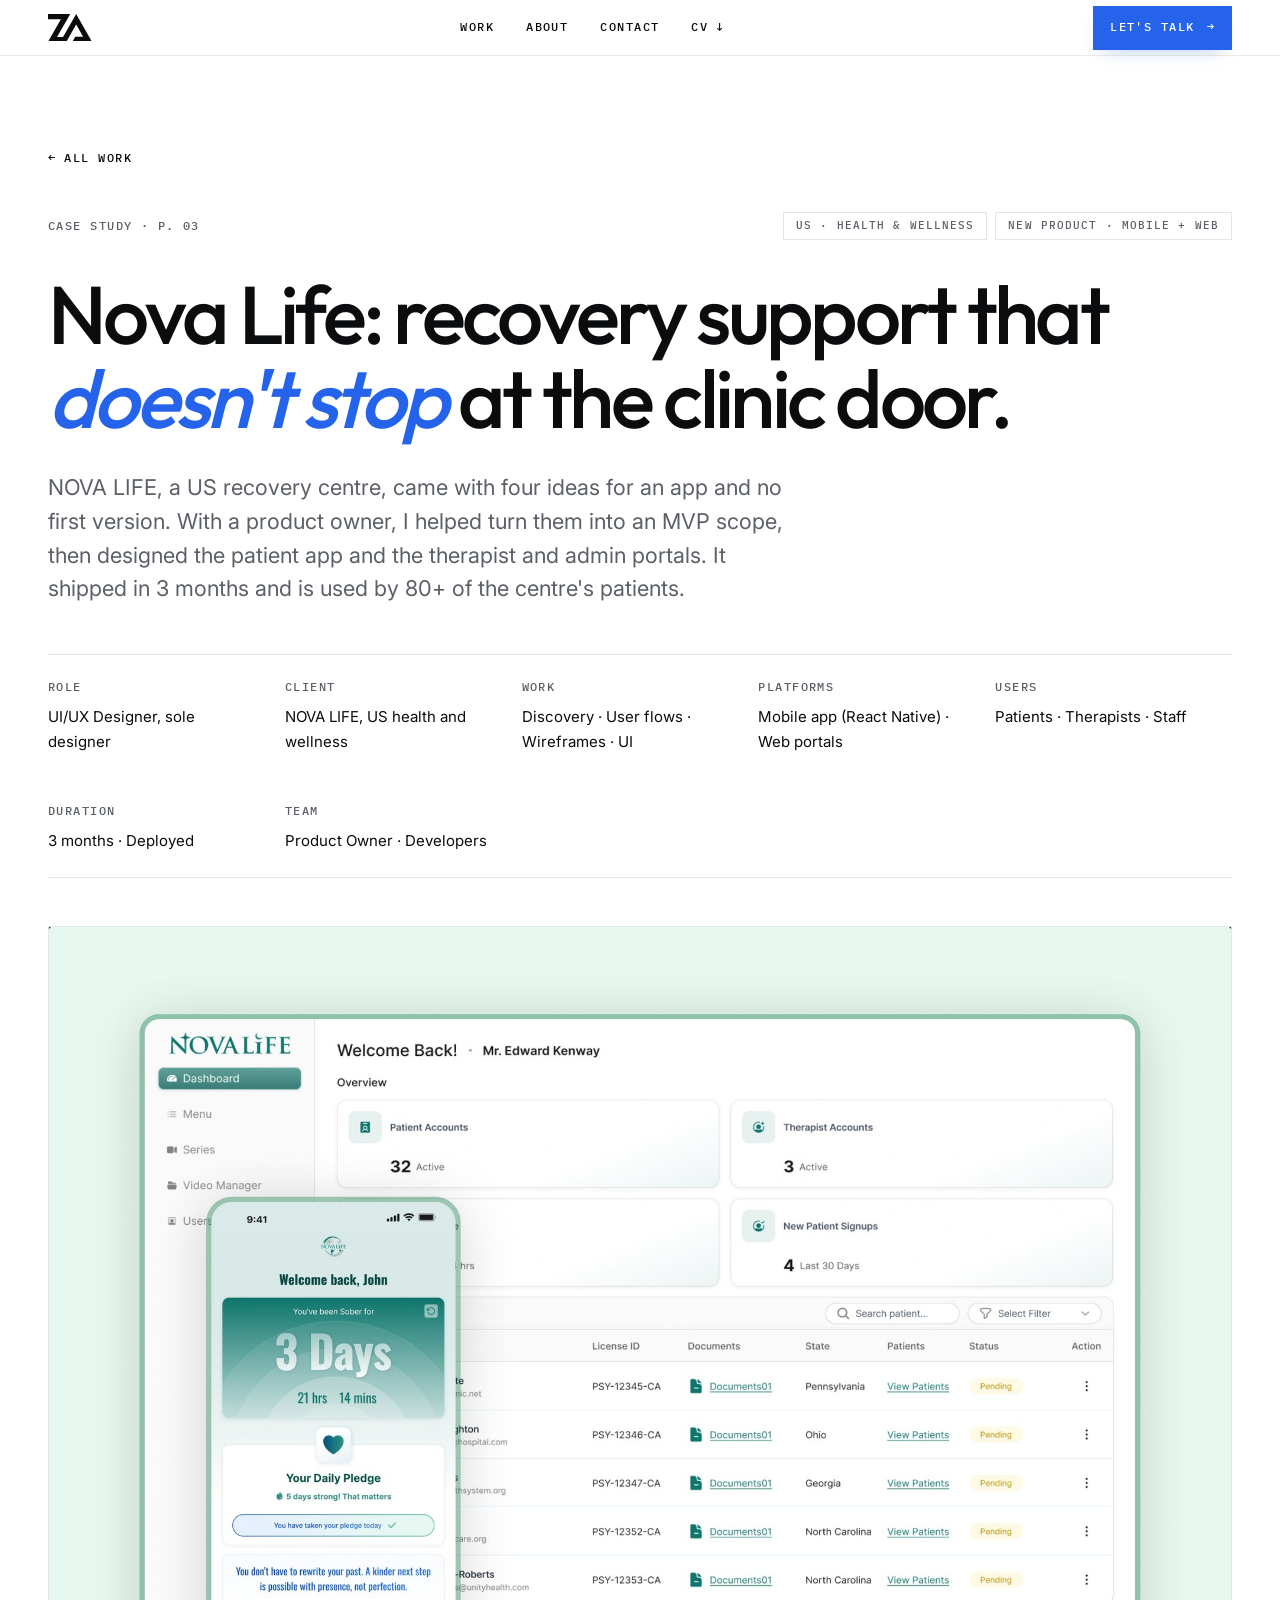
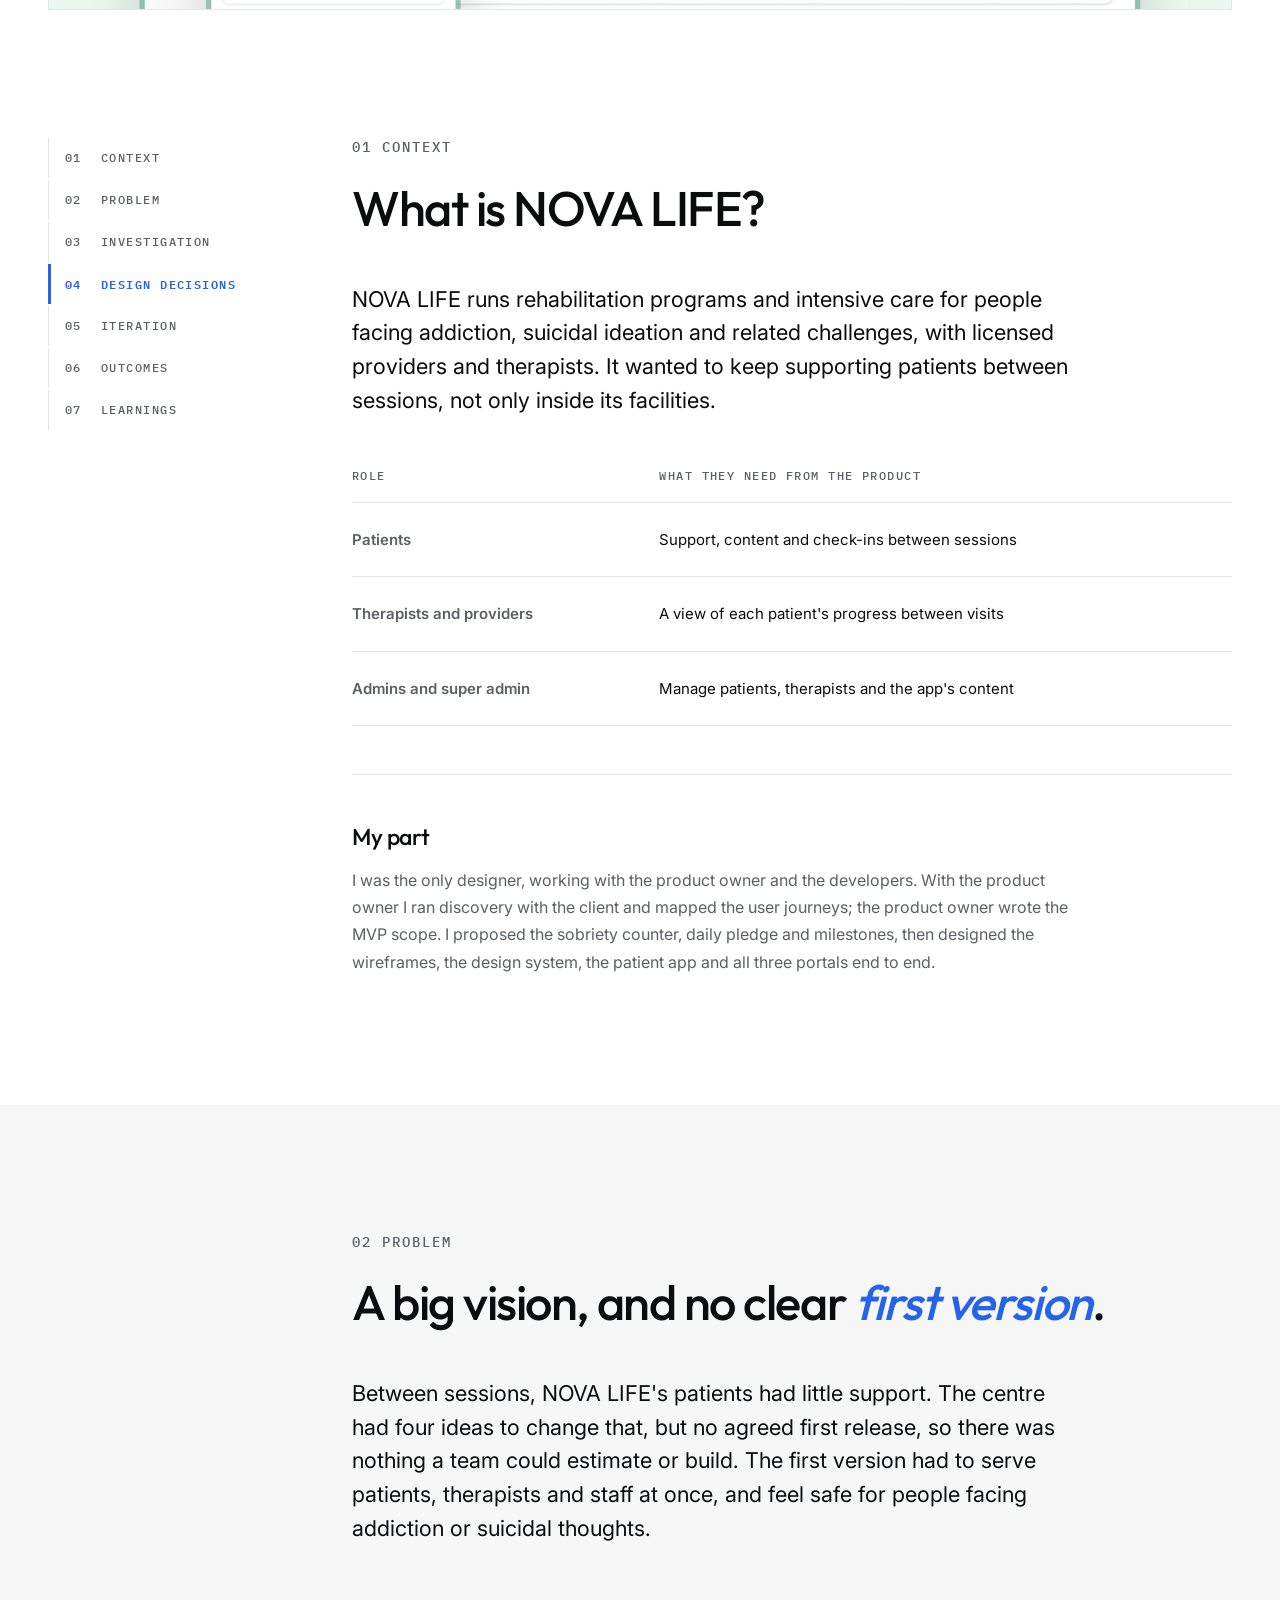
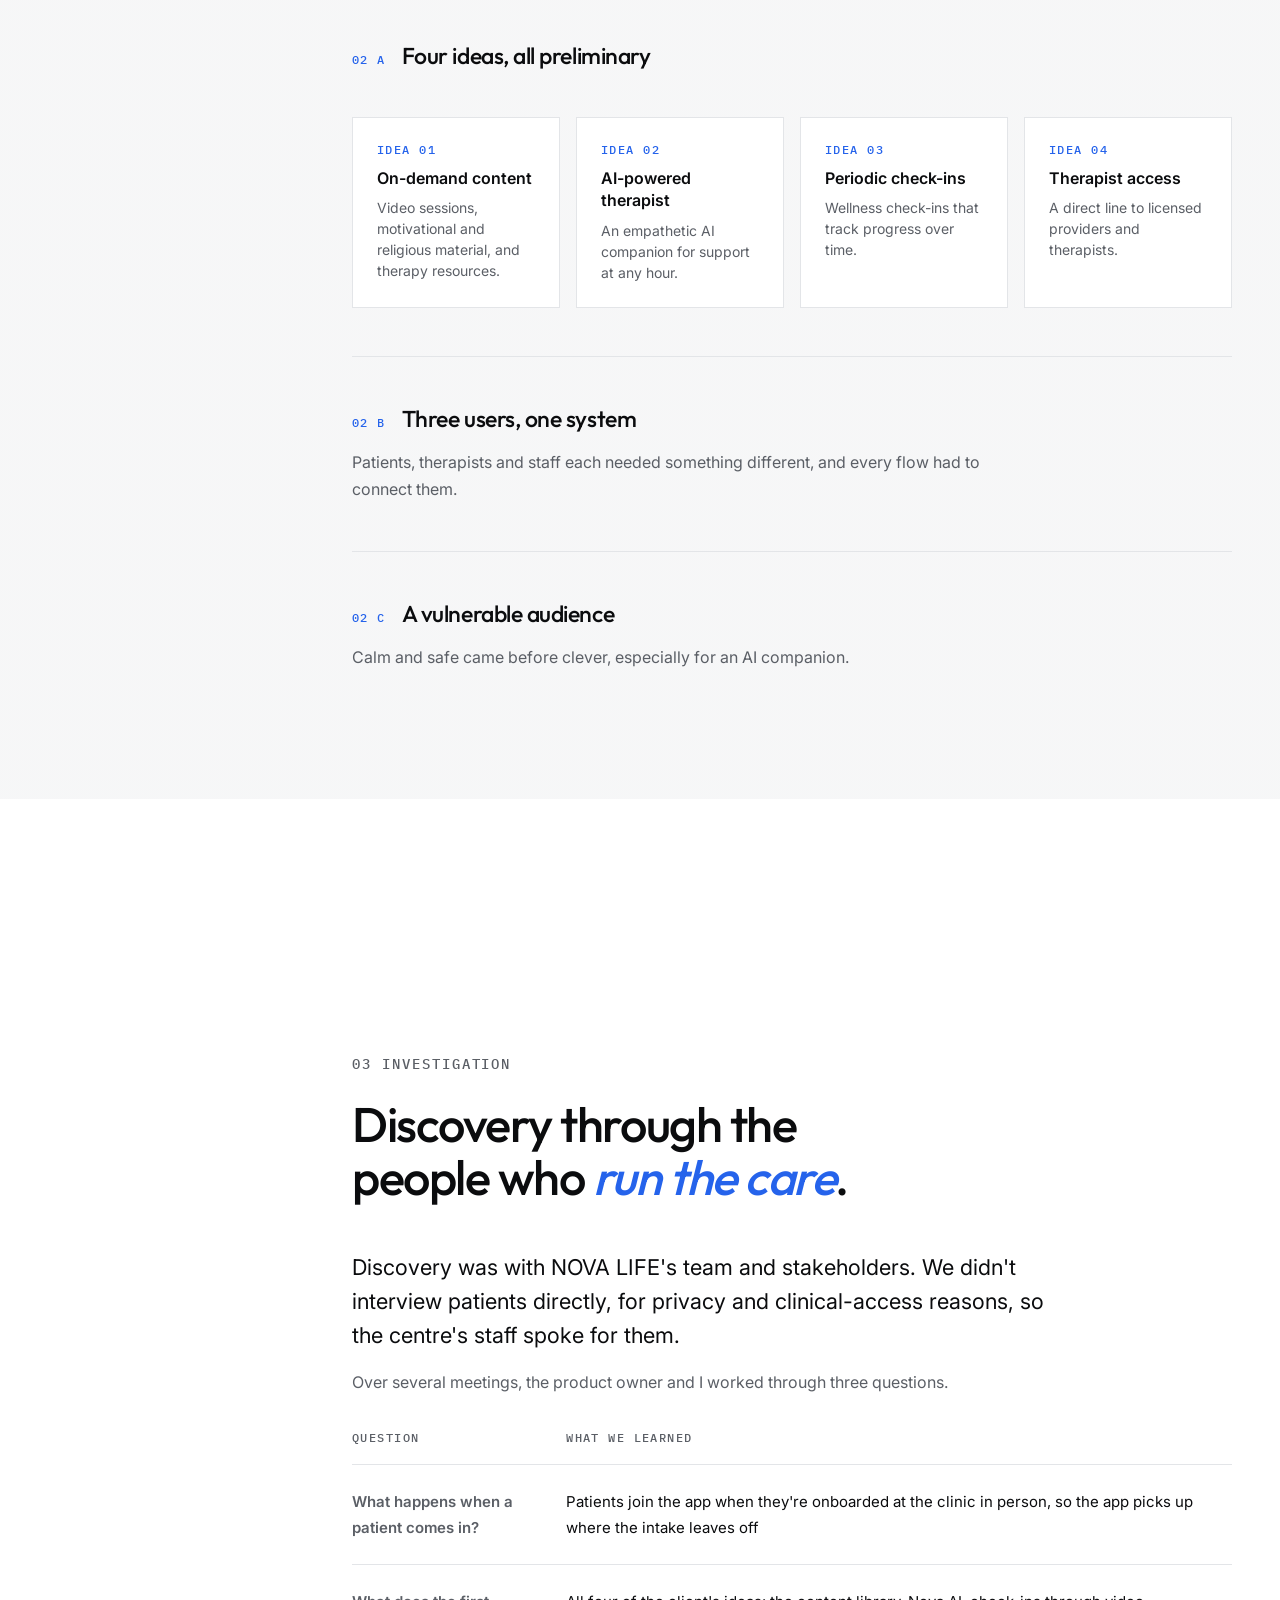
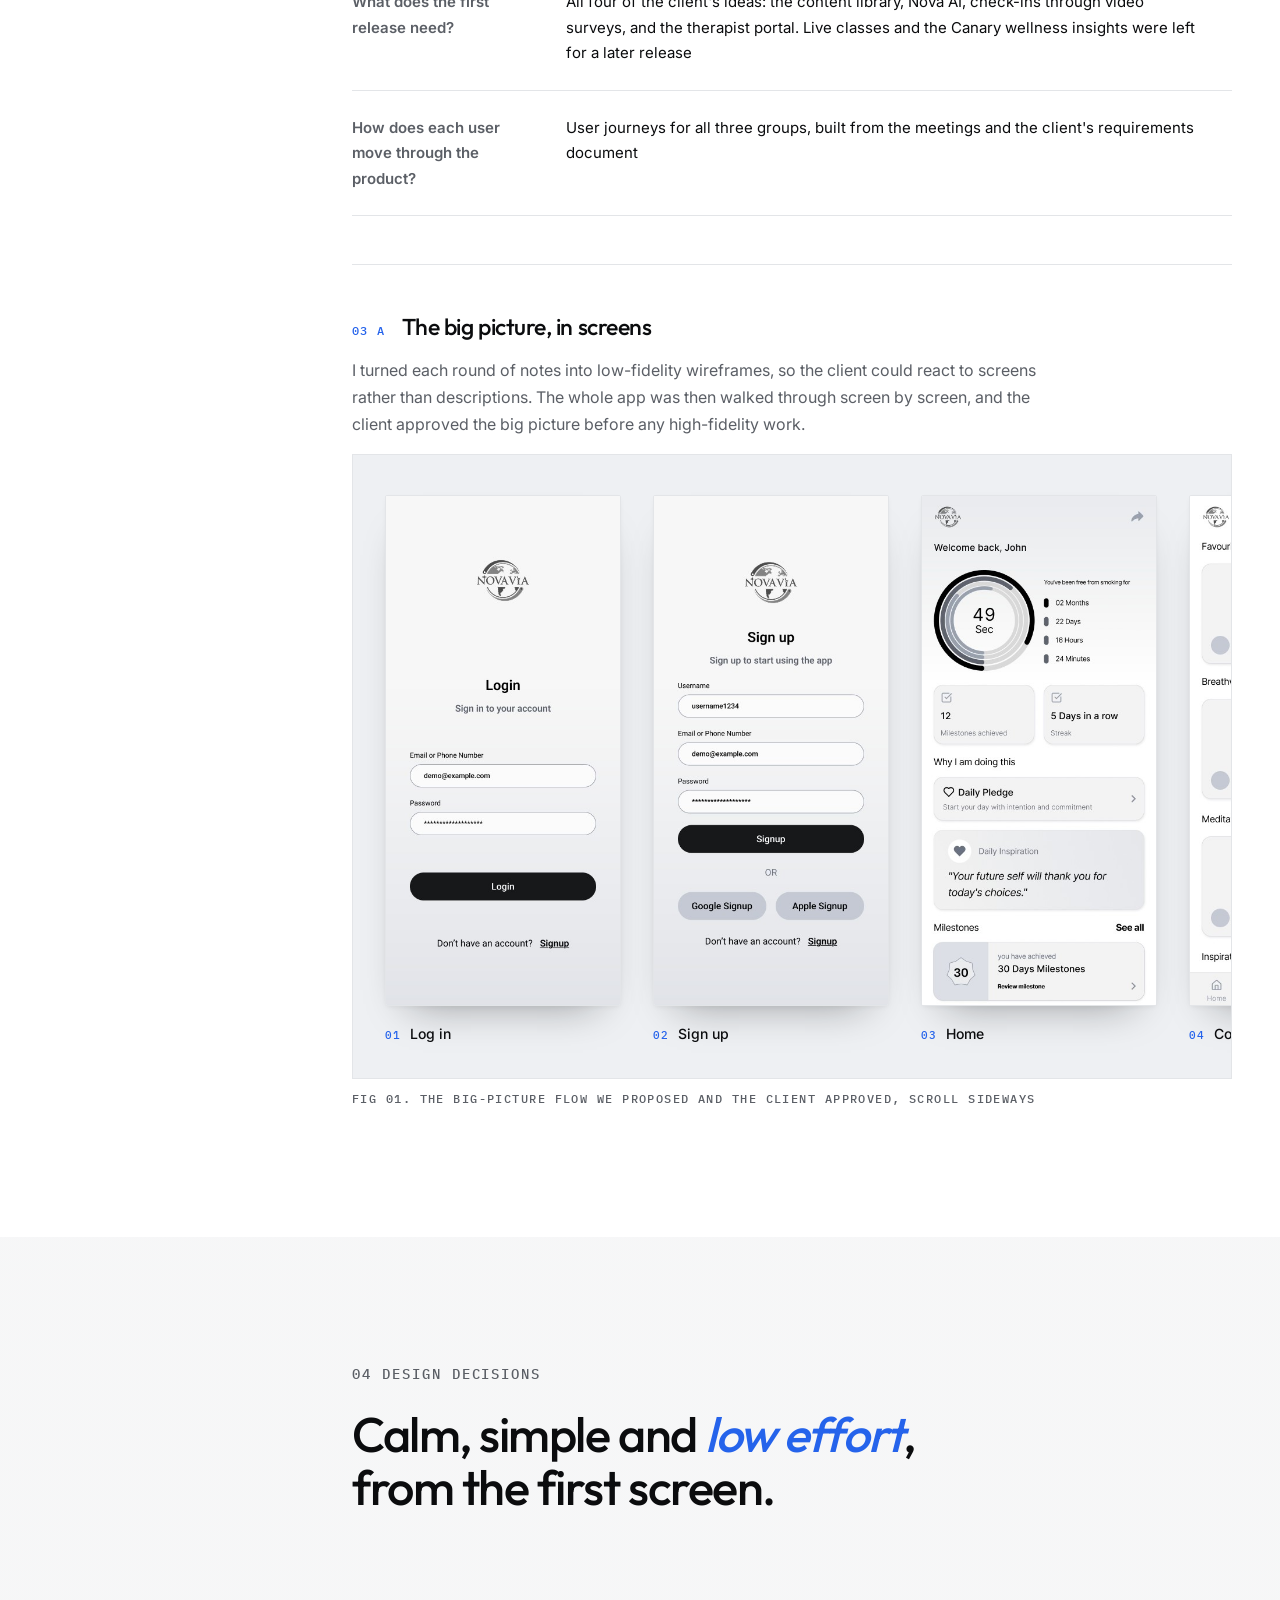
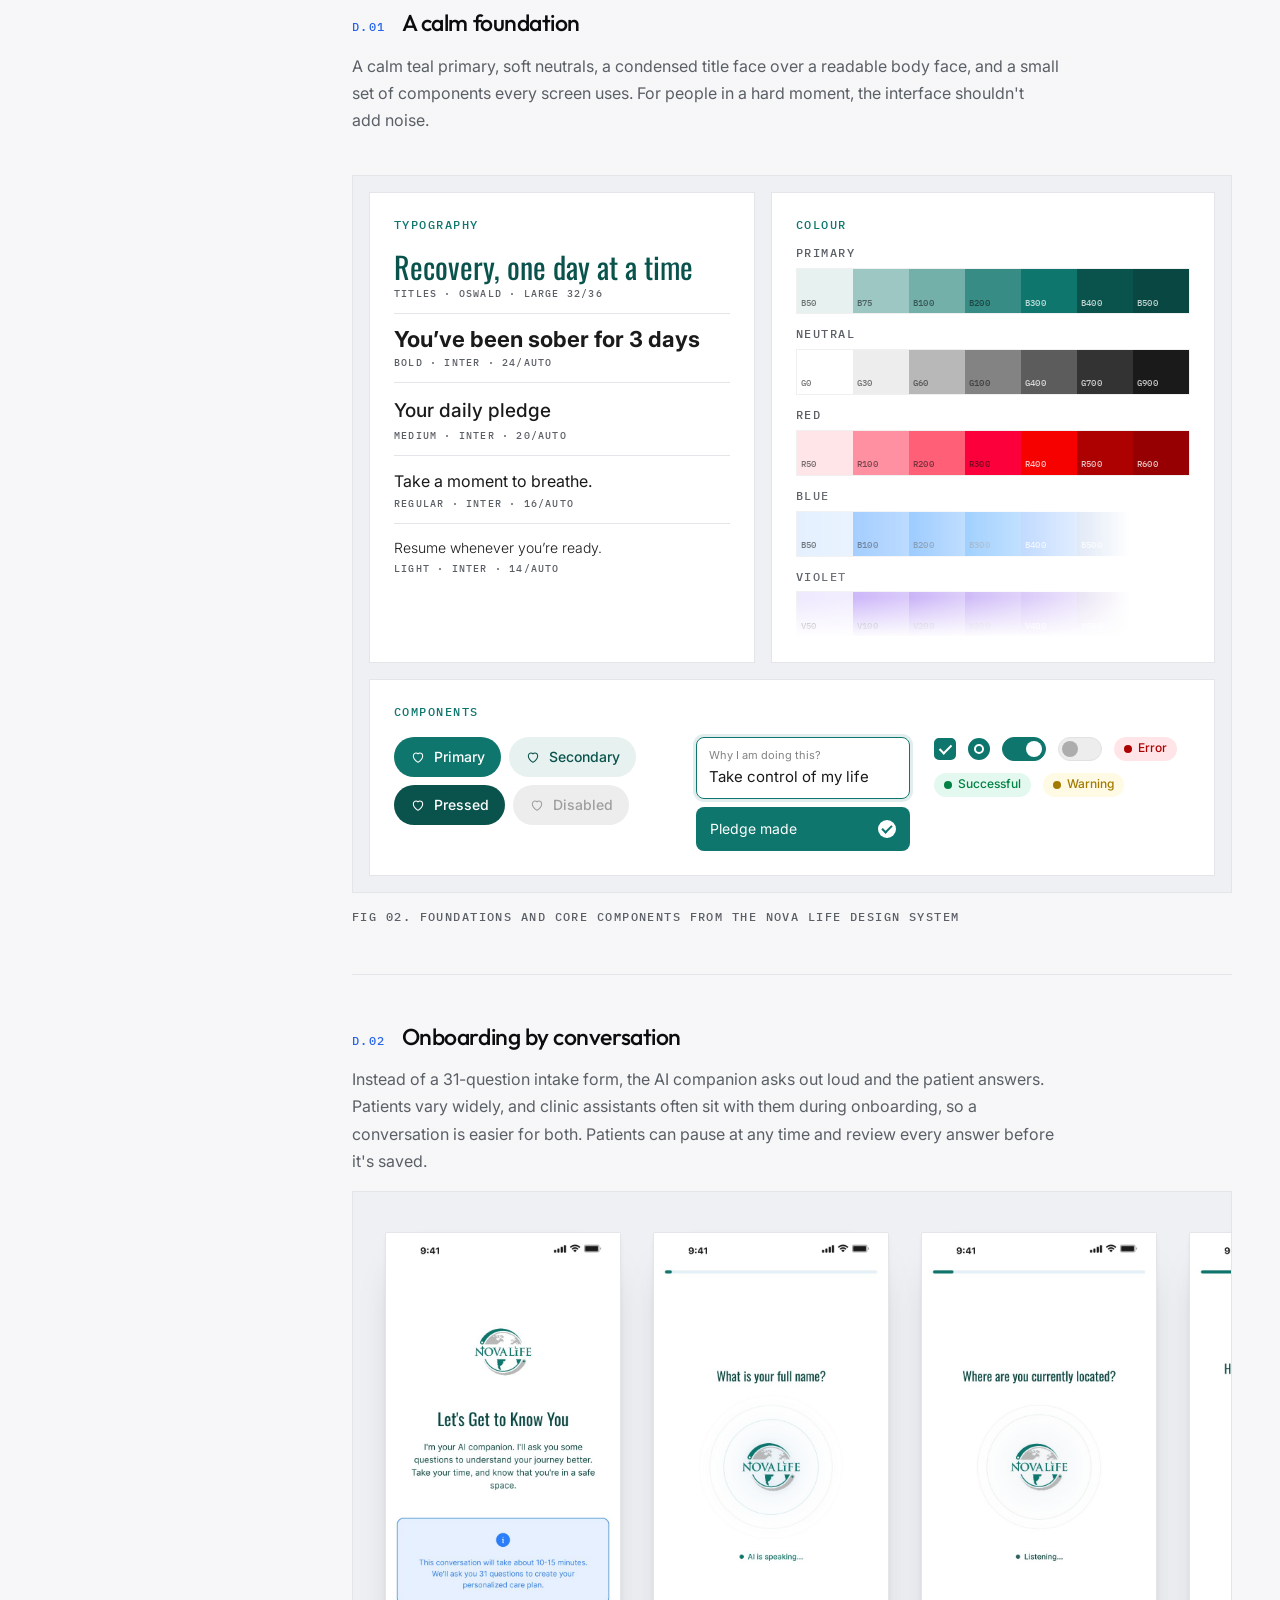
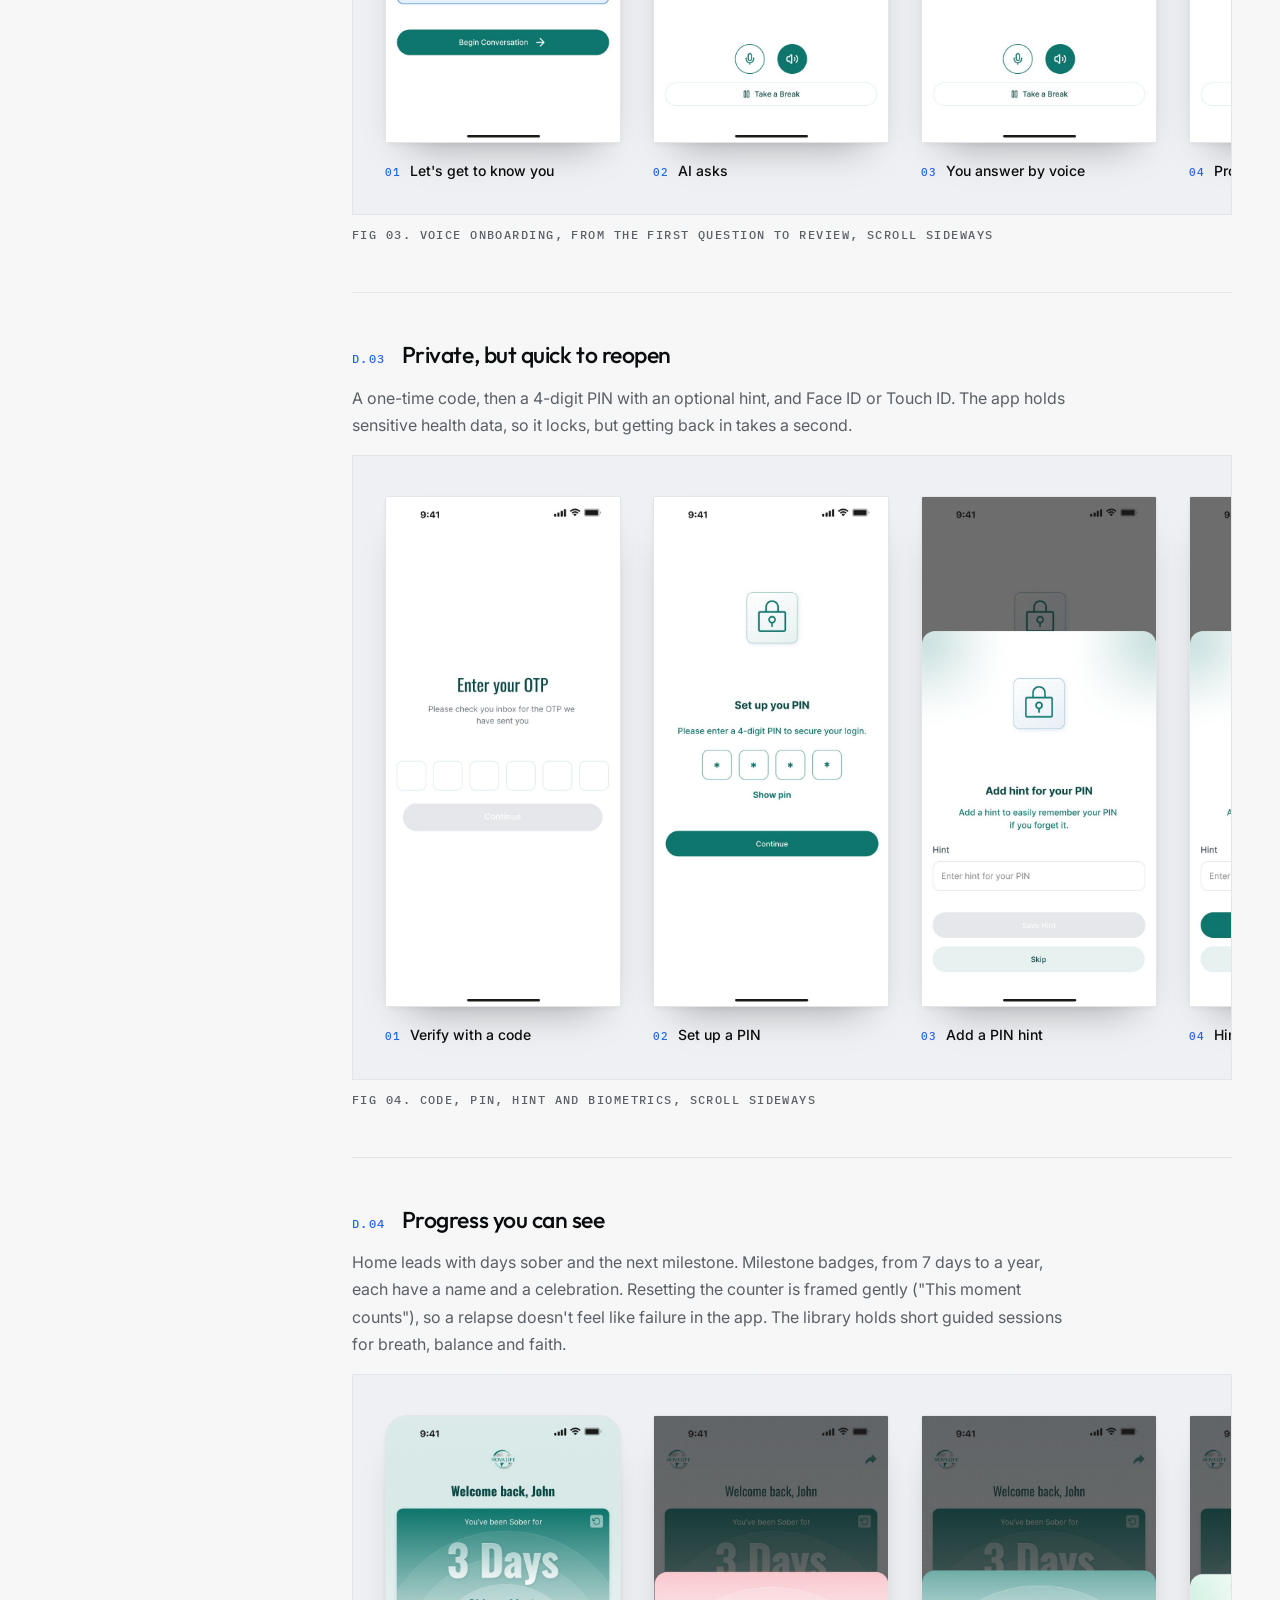
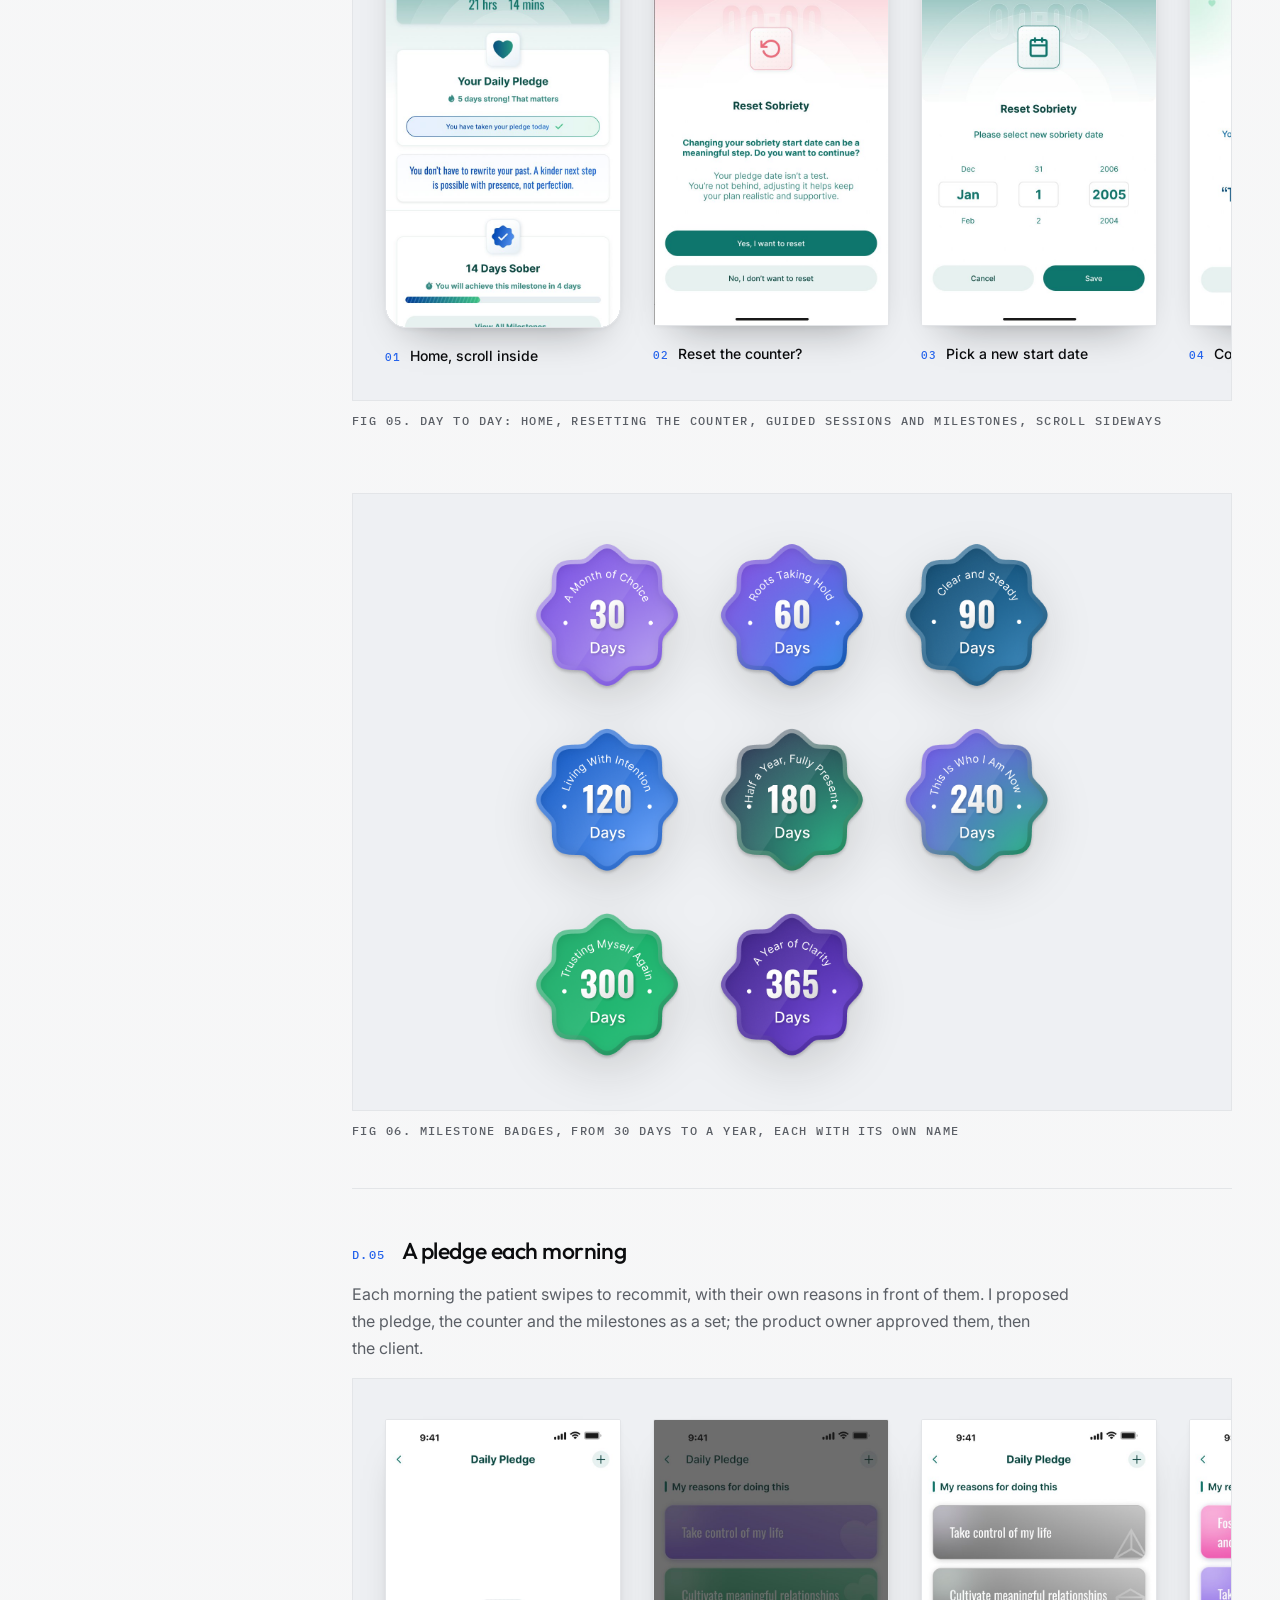
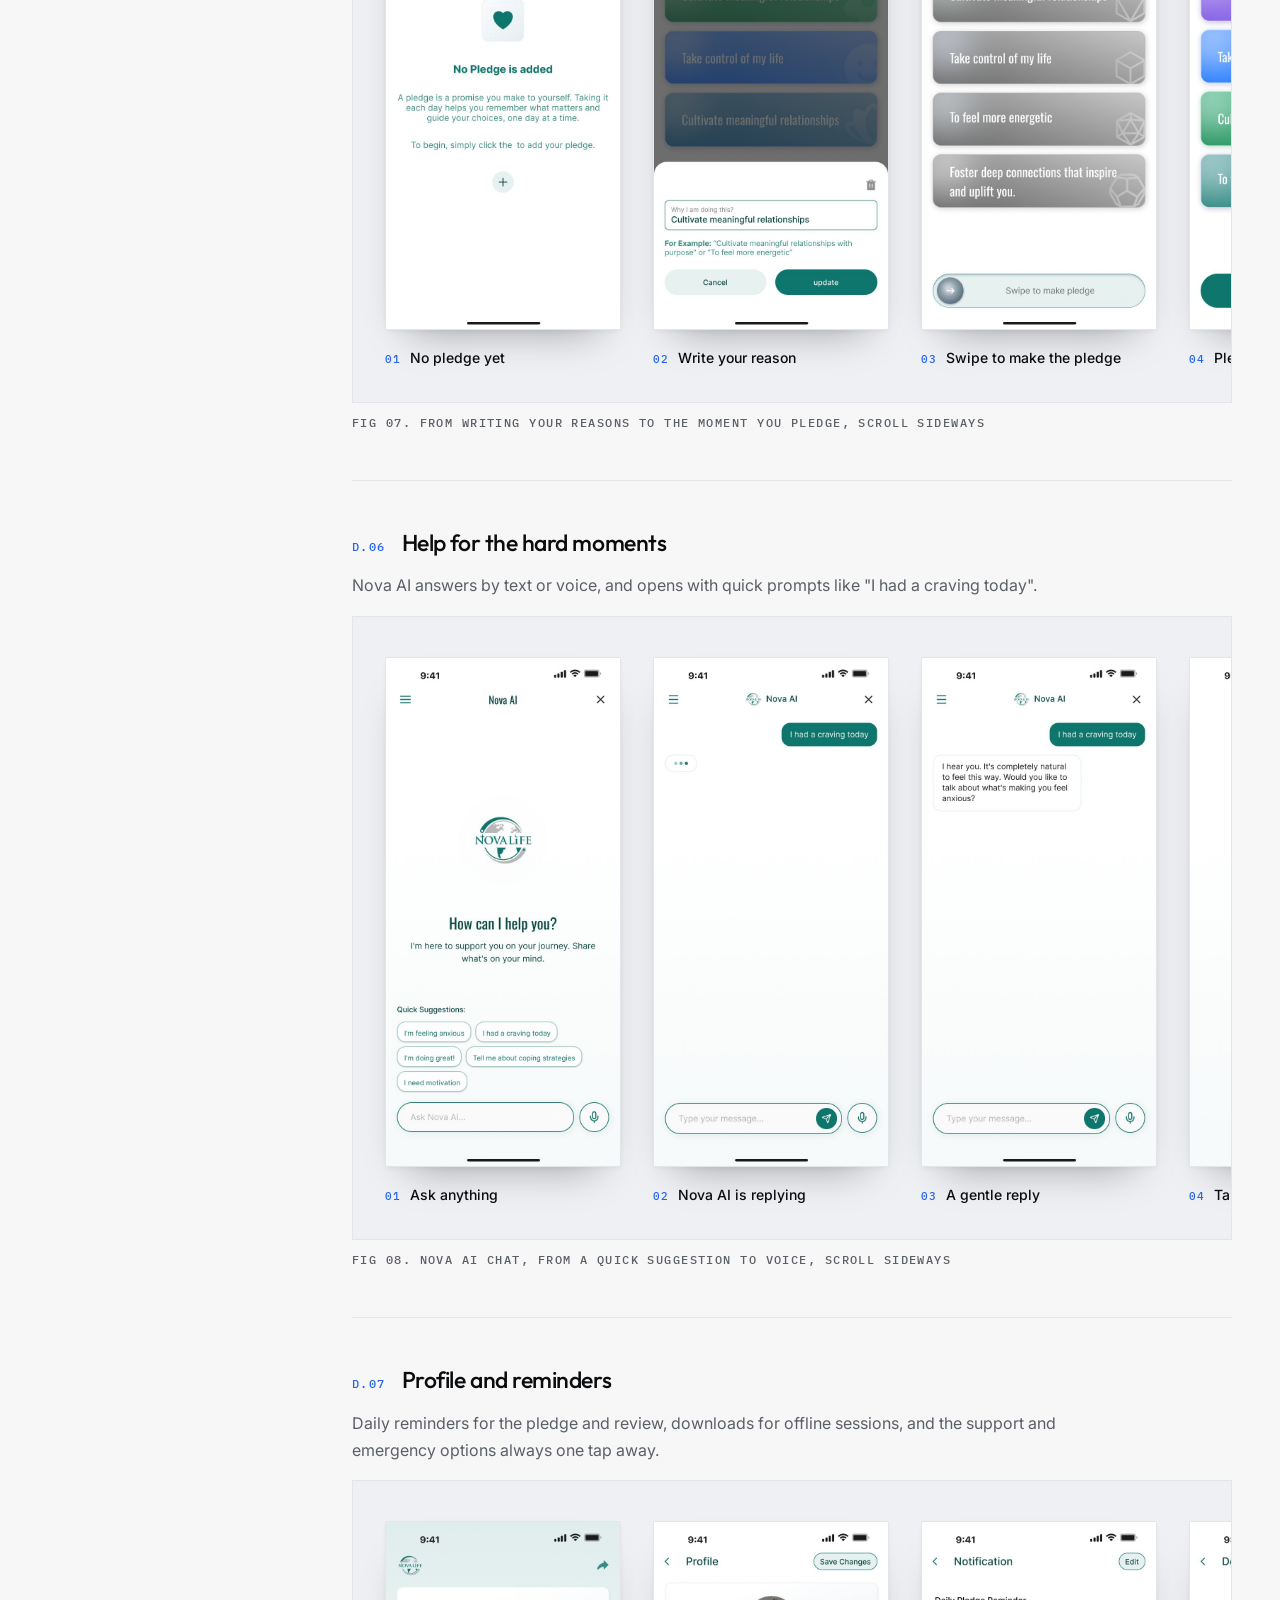
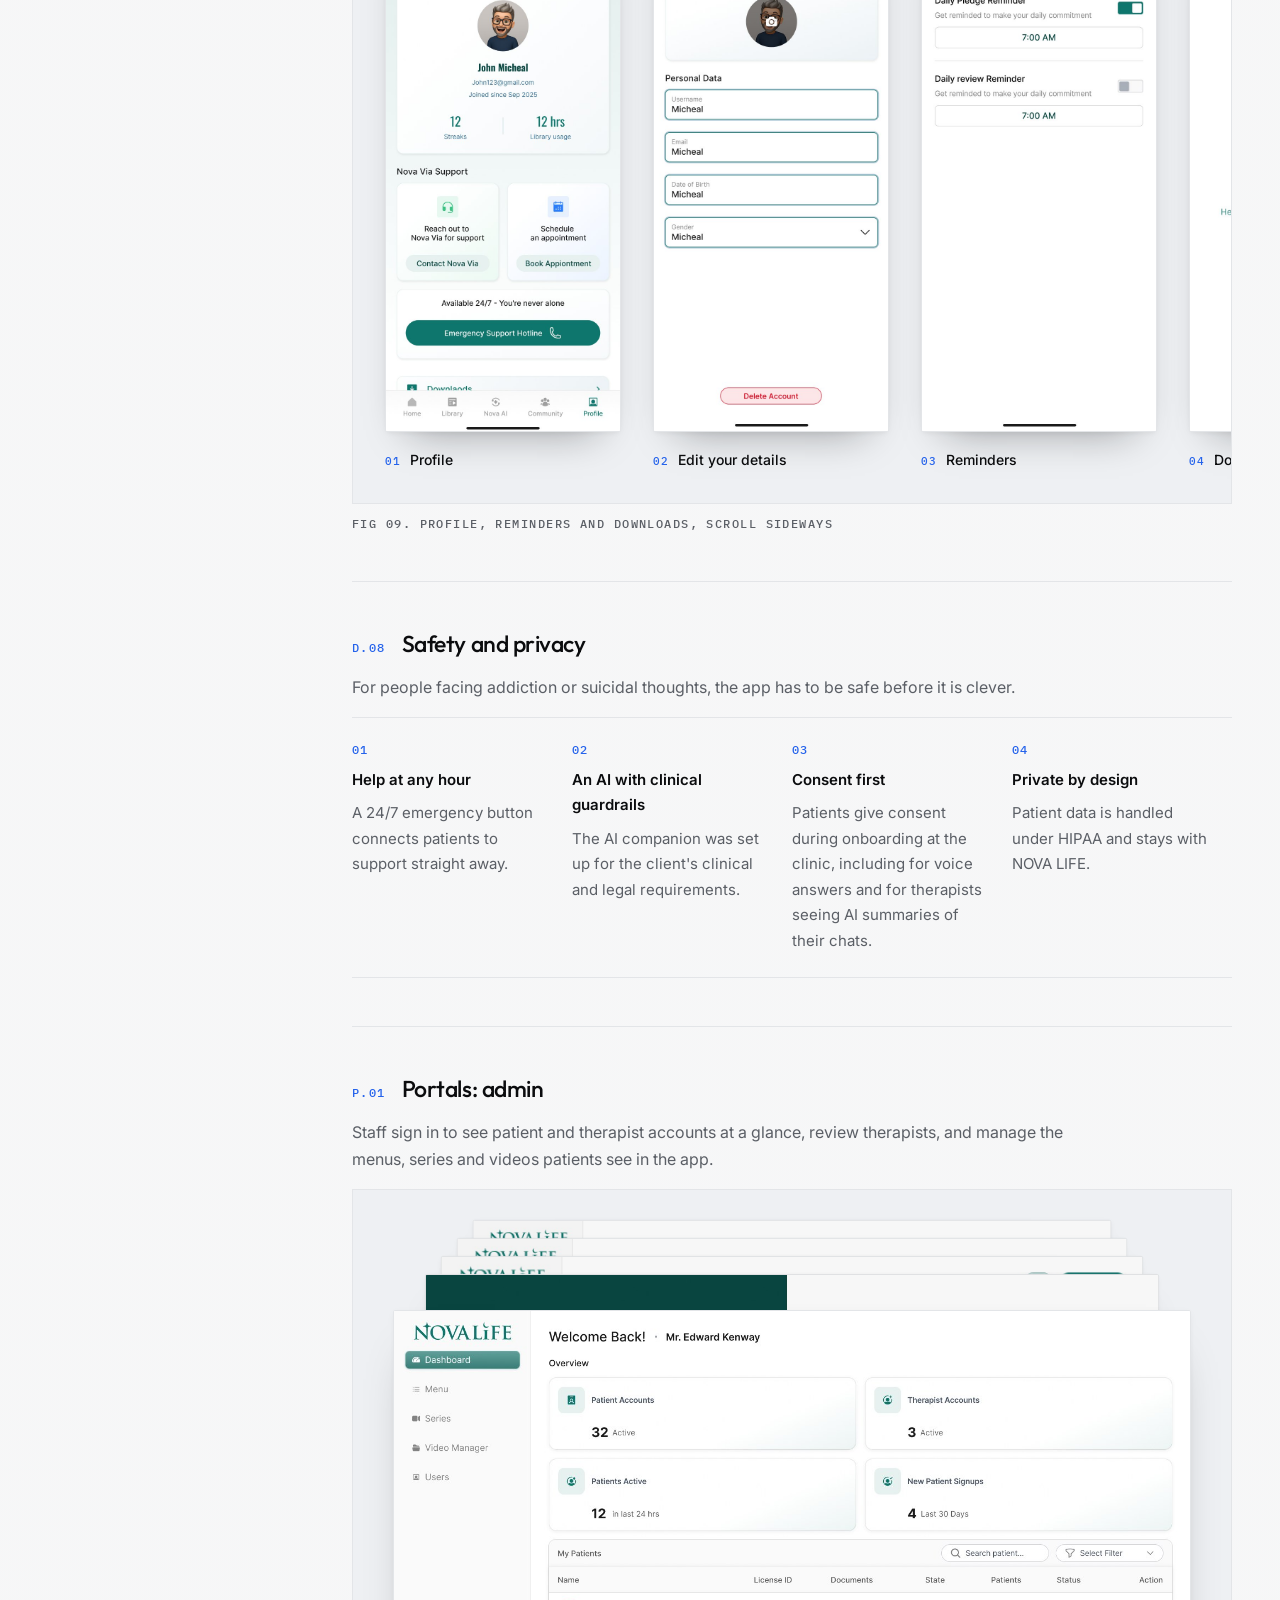
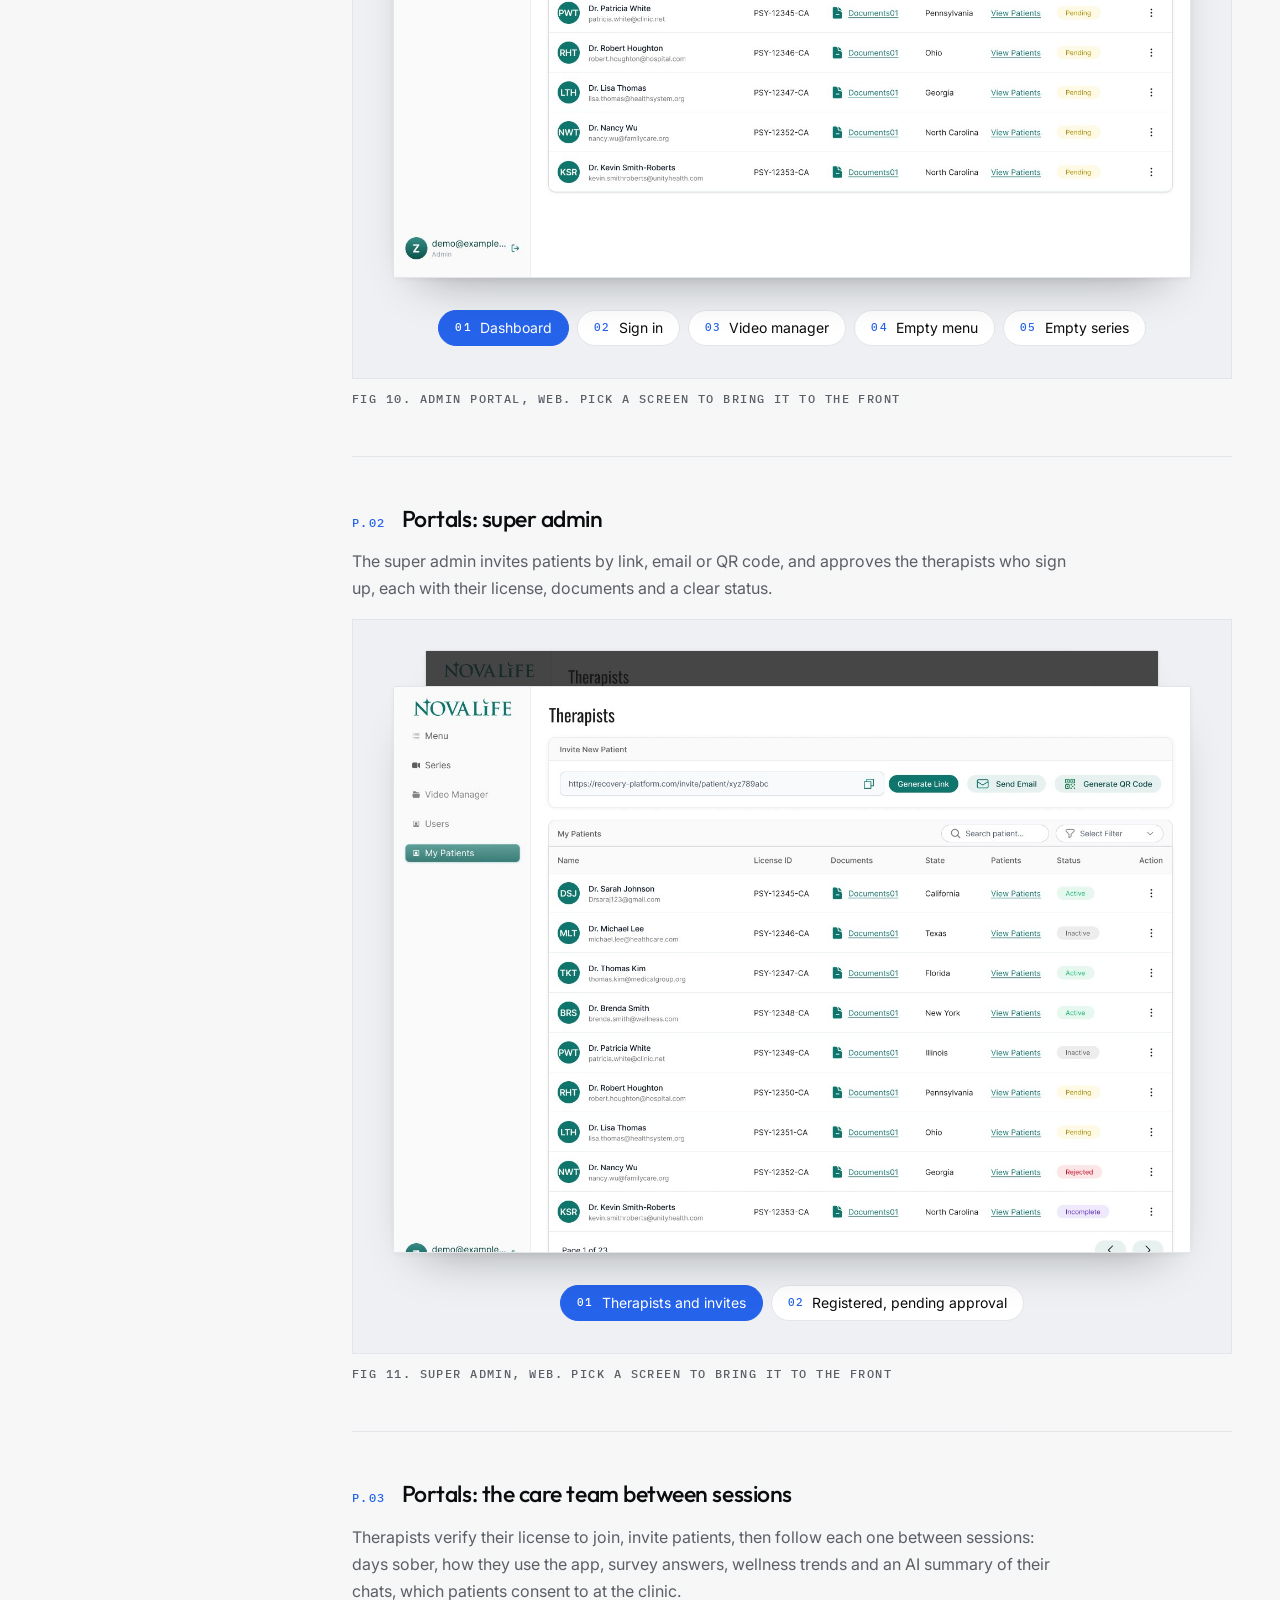
<file: nova-life.html>
<!doctype html>
<html lang="en">
<head>
<meta charset="utf-8">
<meta name="viewport" content="width=device-width, initial-scale=1">
<title>Nova Life — Case study · Zeeshan Ahmad</title>
<meta name="description" content="Taking NOVA LIFE's recovery app from a broad vision through discovery to a defined MVP: a patient app plus therapist and admin portals.">
<meta property="og:title" content="Nova Life — Case study · Zeeshan Ahmad">
<meta property="og:description" content="Taking NOVA LIFE's recovery app from a broad vision through discovery to a defined MVP: a patient app plus therapist and admin portals.">
<meta property="og:type" content="website">
<meta property="og:image" content="sindh-ombudsman-cover.jpg">
<meta name="twitter:card" content="summary_large_image">
<meta name="theme-color" content="#FFFFFF">
<link rel="icon" href="favicon.svg" type="image/svg+xml">
<link rel="preconnect" href="https://fonts.googleapis.com">
<link rel="preconnect" href="https://fonts.gstatic.com" crossorigin>
<link rel="stylesheet" href="https://fonts.googleapis.com/css2?family=Outfit:wght@400..700&amp;family=Inter:ital,wght@0,300..700;1,300..700&amp;family=Oswald:wght@400..600&amp;family=IBM+Plex+Mono:wght@400;500;600&amp;display=swap">
<link rel="stylesheet" href="style.css">
</head>
<body>
<div id="top" class="is-root is-light" style="position: relative; font-family: 'Inter', ui-sans-serif, system-ui, sans-serif; color: var(--text)">
<span class="cursor-glow" aria-hidden="true"></span>
<span class="view-cursor mono" aria-hidden="true"></span>
<a class="skip mono" href="#context">Skip to case study</a>

<header class="nav">
<div class="wrap nav-row">
<a class="brand" href="./" aria-label="Zeeshan Ahmad, home">
<span class="mark" aria-hidden="true"><svg class="mark-svg" viewBox="50 61.6 863.5 546" focusable="false"><polygon fill="currentColor" points="50,61.6 50,166.1 302.1,166.1 50,607.6 409.3,607.6 602.9,269.2 739.4,510.1 583.4,510.1 527.7,607.6 913.5,607.6 602.9,61.6 345.2,511.5 226.9,511.5 487.3,61.6"></polygon></svg></span>

</a>
<nav class="nav-links" aria-label="Primary">
<a class="link mono" href="./#work">Work</a>
<a class="link mono" href="./#about">About</a>
<a class="link mono" href="#contact">Contact</a>
<a class="link mono" href="Zeeshan_Ahmad_UIUX_Designer_CV.pdf" download="Zeeshan_Ahmad_UIUX_Designer_CV.pdf">CV <span class="arr arr-d" aria-hidden="true">↓</span></a>
</nav>
<div class="nav-actions">
<a class="btn btn-primary btn-sm mono" href="#contact">Let's talk <span class="arr arr-r" aria-hidden="true">→</span></a>
</div>
</div>
</header>

<main>
<!-- HEADER -->
<section class="wrap cs-top" style="display: flex; flex-direction: column; gap: var(--space-8)">
<a class="link mono" href="./" style="align-self: flex-start"><span class="arr arr-l" aria-hidden="true">←</span> All work</a>
<div class="hero-top enter"><p class="mono label">Case study · P. 03</p><div class="tags"><span class="tag mono">US · Health &amp; wellness</span><span class="tag mono">New product · Mobile + Web</span></div></div>
<h1 class="serif h-display enter" style="max-width: 1100px">Nova Life: recovery support that <em>doesn't stop</em> at the clinic door.</h1>
<p class="lead enter-2" style="max-width: 760px; color: var(--muted)">NOVA LIFE, a US recovery centre, came with four ideas for an app and no first version. With a product owner, I helped turn them into an MVP scope, then designed the patient app and the therapist and admin portals. It shipped in 3 months and is used by 80+ of the centre's patients.</p>
</section>

<section class="wrap" aria-label="Project facts">
<dl class="cs-meta" style="margin: 0">
<div><dt class="mono label">Role</dt><dd style="margin: 0">UI/UX Designer, sole designer</dd></div>
<div><dt class="mono label">Client</dt><dd style="margin: 0">NOVA LIFE, US health and wellness</dd></div>
<div><dt class="mono label">Work</dt><dd style="margin: 0">Discovery · User flows · Wireframes · UI</dd></div>
<div><dt class="mono label">Platforms</dt><dd style="margin: 0">Mobile app (React Native) · Web portals</dd></div>
<div><dt class="mono label">Users</dt><dd style="margin: 0">Patients · Therapists · Staff</dd></div>
<div><dt class="mono label">Duration</dt><dd style="margin: 0">3 months · Deployed</dd></div>
<div><dt class="mono label">Team</dt><dd style="margin: 0">Product Owner · Developers</dd></div>
</dl>
</section>

<section class="wrap" style="padding-top: var(--space-12)">
<div class="ph has-img enter-3" style="aspect-ratio: 2000 / 1156; width: 100%"><img src="home-b3168ebe.jpg" alt="Nova Life on desktop and mobile: the admin dashboard with patient and therapist accounts and a therapist table, beside the patient app showing a sobriety counter and the daily pledge. Sample data." style="object-position: 50% 50%"></div>
</section>

<!-- BODY WITH STICKY INDEX -->
<div class="wrap cs-layout" style="position: relative">
<nav class="cs-index" aria-label="Case study chapters">
<a class="mono" href="#context" aria-current="false"><span>01</span>Context</a>
<a class="mono" href="#problem" aria-current="false"><span>02</span>Problem</a>
<a class="mono" href="#research" aria-current="false"><span>03</span>Investigation</a>
<a class="mono" href="#solution" aria-current="false"><span>04</span>Design decisions</a>
<a class="mono" href="#iteration" aria-current="false"><span>05</span>Iteration</a>
<a class="mono" href="#outcomes" aria-current="false"><span>06</span>Outcomes</a>
<a class="mono" href="#learnings" aria-current="false"><span>07</span>Learnings</a>
</nav>

<div class="cs-main">
<!-- 01 CONTEXT -->
<section id="context" class="chapter reveal" aria-labelledby="c1">
<div class="ch-head">
<p class="mono sec-label">01 <i></i> Context</p>
<h2 id="c1" class="serif h-section">What is NOVA LIFE?</h2>
</div>
<div class="body">
<p class="lead">NOVA LIFE runs rehabilitation programs and intensive care for people facing addiction, suicidal ideation and related challenges, with licensed providers and therapists. It wanted to keep supporting patients between sessions, not only inside its facilities.</p>
</div>
<div class="table-box" style="margin-top: var(--space-12)">
<table class="table">
<thead><tr><th scope="col">Role</th><th scope="col">What they need from the product</th></tr></thead>
<tbody>
<tr><td><strong style="font-weight: 600">Patients</strong></td><td>Support, content and check-ins between sessions</td></tr>
<tr><td><strong style="font-weight: 600">Therapists and providers</strong></td><td>A view of each patient's progress between visits</td></tr>
<tr><td><strong style="font-weight: 600">Admins and super admin</strong></td><td>Manage patients, therapists and the app's content</td></tr>
</tbody>
</table>
</div>
<div class="sub">
<h3 class="serif h-item">My part</h3>
<p class="muted body">I was the only designer, working with the product owner and the developers. With the product owner I ran discovery with the client and mapped the user journeys; the product owner wrote the MVP scope. I proposed the sobriety counter, daily pledge and milestones, then designed the wireframes, the design system, the patient app and all three portals end to end.</p>
</div>
</section>

<!-- 02 PROBLEM -->
<section id="problem" class="chapter band reveal" aria-labelledby="c2">
<div class="ch-head">
<p class="mono sec-label">02 <i></i> Problem</p>
<h2 id="c2" class="serif h-section">A big vision, and no clear <em>first version</em>.</h2>
</div>
<div class="body">
<p class="lead">Between sessions, NOVA LIFE's patients had little support. The centre had four ideas to change that, but no agreed first release, so there was nothing a team could estimate or build. The first version had to serve patients, therapists and staff at once, and feel safe for people facing addiction or suicidal thoughts.</p>
</div>
<div class="sub" style="border-top: 0">
<div class="sub-head"><span class="mono">02 A</span><h3 class="serif h-item">Four ideas, all preliminary</h3></div>
<ul class="nj-theme nv-ideas">
<li><span class="mono label">Idea 01</span><strong>On-demand content</strong><span class="muted">Video sessions, motivational and religious material, and therapy resources.</span></li>
<li><span class="mono label">Idea 02</span><strong>AI-powered therapist</strong><span class="muted">An empathetic AI companion for support at any hour.</span></li>
<li><span class="mono label">Idea 03</span><strong>Periodic check-ins</strong><span class="muted">Wellness check-ins that track progress over time.</span></li>
<li><span class="mono label">Idea 04</span><strong>Therapist access</strong><span class="muted">A direct line to licensed providers and therapists.</span></li>
</ul>
</div>
<div class="sub"><div class="sub-head"><span class="mono">02 B</span><h3 class="serif h-item">Three users, one system</h3></div><p class="muted body">Patients, therapists and staff each needed something different, and every flow had to connect them.</p></div>
<div class="sub"><div class="sub-head"><span class="mono">02 C</span><h3 class="serif h-item">A vulnerable audience</h3></div><p class="muted body">Calm and safe came before clever, especially for an AI companion.</p></div>
</section>

<!-- 03 INVESTIGATION -->
<section id="research" class="chapter reveal" aria-labelledby="c3">
<div class="ch-head">
<p class="mono sec-label">03 <i></i> Investigation</p>
<h2 id="c3" class="serif h-section">Discovery through the people who <em>run the care</em>.</h2>
</div>
<div class="body">
<p class="lead">Discovery was with NOVA LIFE's team and stakeholders. We didn't interview patients directly, for privacy and clinical-access reasons, so the centre's staff spoke for them.</p>
<p class="muted">Over several meetings, the product owner and I worked through three questions.</p>
</div>
<div class="table-box" style="margin-top: var(--space-8)">
<table class="table">
<thead><tr><th scope="col">Question</th><th scope="col">What we learned</th></tr></thead>
<tbody>
<tr><td><strong style="font-weight: 600">What happens when a patient comes in?</strong></td><td>Patients join the app when they're onboarded at the clinic in person, so the app picks up where the intake leaves off</td></tr>
<tr><td><strong style="font-weight: 600">What does the first release need?</strong></td><td>All four of the client's ideas: the content library, Nova AI, check-ins through video surveys, and the therapist portal. Live classes and the Canary wellness insights were left for a later release</td></tr>
<tr><td><strong style="font-weight: 600">How does each user move through the product?</strong></td><td>User journeys for all three groups, built from the meetings and the client's requirements document</td></tr>
</tbody>
</table>
</div>
<div class="sub">
<div class="sub-head"><span class="mono">03 A</span><h3 class="serif h-item">The big picture, in screens</h3></div>
<p class="muted body">I turned each round of notes into low-fidelity wireframes, so the client could react to screens rather than descriptions. The whole app was then walked through screen by screen, and the client approved the big picture before any high-fidelity work.</p>
<figure class="fig">
<div class="m-rail" tabindex="0" aria-label="Big-picture flow screens, scroll sideways">
<figure class="m-shot"><img src="wf-login.jpg" alt="Login wireframe: email or phone and password" width="402" height="882" loading="lazy"><p class="screen-cap"><span class="mono">01</span>Log in</p></figure>
<figure class="m-shot"><img src="wf-signup.jpg" alt="Sign-up wireframe with username, email or phone, password, and Google or Apple sign-up" width="402" height="882" loading="lazy"><p class="screen-cap"><span class="mono">02</span>Sign up</p></figure>
<figure class="m-shot"><img src="wf-home.jpg" alt="Home wireframe: a sobriety timer, milestones and streak, a daily pledge and inspiration, next milestone, and ways to contact NOVA LIFE or call the emergency hotline" width="402" height="1385" loading="lazy"><p class="screen-cap"><span class="mono">03</span>Home</p></figure>
<figure class="m-shot"><img src="wf-library.jpg" alt="Content library wireframe with favourites, breathwork, meditation and inspiration rows" width="402" height="882" loading="lazy"><p class="screen-cap"><span class="mono">04</span>Content library</p></figure>
<figure class="m-shot"><img src="wf-favourites.jpg" alt="Favourites wireframe: saved videos in a grid with category filters" width="402" height="882" loading="lazy"><p class="screen-cap"><span class="mono">05</span>Favourites</p></figure>
<figure class="m-shot"><img src="wf-player.jpg" alt="Full-screen video player wireframe with a progress bar and playback controls" width="402" height="882" loading="lazy"><p class="screen-cap"><span class="mono">06</span>Video player</p></figure>
<figure class="m-shot"><img src="wf-ai.jpg" alt="Nova AI chat wireframe: the AI replies to an urge, recommends a breathing exercise, and notes it is not a substitute for a medical practitioner" width="402" height="882" loading="lazy"><p class="screen-cap"><span class="mono">07</span>Nova AI</p></figure>
<figure class="m-shot"><img src="wf-milestones.jpg" alt="Milestones wireframe: next milestone progress, the most recent milestone, and a grid of achievements" width="402" height="892" loading="lazy"><p class="screen-cap"><span class="mono">08</span>Milestones</p></figure>
</div>
<figcaption class="mono">Fig 01. The big-picture flow we proposed and the client approved, scroll sideways</figcaption>
</figure>
</div>
</section>


<!-- 04 DESIGN DECISIONS -->
<section id="solution" class="chapter band reveal" aria-labelledby="c4">
<div class="ch-head">
<p class="mono sec-label">04 <i></i> Design decisions</p>
<h2 id="c4" class="serif h-section">Calm, simple and <em>low effort</em>, from the first screen.</h2>
</div>
<div class="sub" style="border-top: 0">
<div class="sub-head"><span class="mono">D.01</span><h3 class="serif h-item">A calm foundation</h3></div>
<p class="muted body">A calm teal primary, soft neutrals, a condensed title face over a readable body face, and a small set of components every screen uses. For people in a hard moment, the interface shouldn't add noise.</p>
<div class="nv-ds">
<div class="nds-card nds-type">
<span class="mono label nds-h">Typography</span>
<ul class="nds-type-list"><li><span class="nds-t-title">Recovery, one day at a time</span><span class="mono label">Titles · Oswald · Large 32/36</span></li><li><span class="nds-t-bold">You’ve been sober for 3 days</span><span class="mono label">Bold · Inter · 24/Auto</span></li><li><span class="nds-t-med">Your daily pledge</span><span class="mono label">Medium · Inter · 20/Auto</span></li><li><span class="nds-t-reg">Take a moment to breathe.</span><span class="mono label">Regular · Inter · 16/Auto</span></li><li><span class="nds-t-light">Resume whenever you’re ready.</span><span class="mono label">Light · Inter · 14/Auto</span></li></ul>
</div>
<div class="nds-card nds-colors">
<span class="mono label nds-h">Colour</span>
<div class="nds-pal"><span class="mono label">Primary</span><ul class="nds-chips"><li style="background: #E7F1F0"><span class="mono">B50</span></li><li style="background: #9CC7C3"><span class="mono">B75</span></li><li style="background: #73B0AA"><span class="mono">B100</span></li><li style="background: #378D86"><span class="mono">B200</span></li><li style="background: #0E766D"><span class="mono">B300</span></li><li style="background: #0A534C"><span class="mono">B400</span></li><li style="background: #094842"><span class="mono">B500</span></li></ul></div>
<div class="nds-pal"><span class="mono label">Neutral</span><ul class="nds-chips"><li style="background: #FFFFFF"><span class="mono">G0</span></li><li style="background: #EDEDED"><span class="mono">G30</span></li><li style="background: #B8B8B8"><span class="mono">G60</span></li><li style="background: #838383"><span class="mono">G100</span></li><li style="background: #5C5C5C"><span class="mono">G400</span></li><li style="background: #333333"><span class="mono">G700</span></li><li style="background: #1A1A1A"><span class="mono">G900</span></li></ul></div>
<div class="nds-pal"><span class="mono label">Red</span><ul class="nds-chips"><li style="background: #FFE5E8"><span class="mono">R50</span></li><li style="background: #FF90A1"><span class="mono">R100</span></li><li style="background: #FF6078"><span class="mono">R200</span></li><li style="background: #FB003A"><span class="mono">R300</span></li><li style="background: #F70000"><span class="mono">R400</span></li><li style="background: #AD0000"><span class="mono">R500</span></li><li style="background: #970002"><span class="mono">R600</span></li></ul></div>
<div class="nds-more" aria-label="Four more palettes: blue, violet, yellow and green">
<div class="nds-pal"><span class="mono label">Blue</span><ul class="nds-chips" aria-hidden="true"><li style="background: #E4F0FF"><span class="mono">B50</span></li><li style="background: #8CC1FF"><span class="mono">B100</span></li><li style="background: #57A7FF"><span class="mono">B200</span></li><li style="background: #0081FF"><span class="mono">B300</span></li><li style="background: #0067FF"><span class="mono">B400</span></li><li style="background: #0048B9"><span class="mono">B500</span></li><li style="background: #003FA2"><span class="mono">B600</span></li></ul></div>
<div class="nds-pal"><span class="mono label">Violet</span><ul class="nds-chips" aria-hidden="true"><li style="background: #EFE9FE"><span class="mono">V50</span></li><li style="background: #C0A5F7"><span class="mono">V100</span></li><li style="background: #A57FF2"><span class="mono">V200</span></li><li style="background: #7C47EA"><span class="mono">V300</span></li><li style="background: #6221E4"><span class="mono">V400</span></li><li style="background: #4317A0"><span class="mono">V500</span></li><li style="background: #3B158C"><span class="mono">V600</span></li></ul></div>
<div class="nds-pal"><span class="mono label">Yellow</span><ul class="nds-chips" aria-hidden="true"><li style="background: #FFFAE4"><span class="mono">Y50</span></li><li style="background: #FFE989"><span class="mono">Y100</span></li><li style="background: #FFE051"><span class="mono">Y200</span></li><li style="background: #FFD300"><span class="mono">Y300</span></li><li style="background: #FFC900"><span class="mono">Y400</span></li><li style="background: #BA8D00"><span class="mono">Y500</span></li><li style="background: #A27A00"><span class="mono">Y600</span></li></ul></div>
<div class="nds-pal"><span class="mono label">Green</span><ul class="nds-chips" aria-hidden="true"><li style="background: #E3F8EF"><span class="mono">G50</span></li><li style="background: #87E3C0"><span class="mono">G100</span></li><li style="background: #4CD8A6"><span class="mono">G200</span></li><li style="background: #00C67D"><span class="mono">G300</span></li><li style="background: #00BA61"><span class="mono">G400</span></li><li style="background: #008244"><span class="mono">G500</span></li><li style="background: #00723C"><span class="mono">G600</span></li></ul></div>
<span class="mono label nds-more-tag">+4 palettes</span>
</div>
</div>
<div class="nds-card nds-comp">
<span class="mono label nds-h">Components</span>
<div class="nds-comp-grid">
<div class="nds-group">
<span class="nds-btn is-primary"><svg viewBox="0 0 24 24" aria-hidden="true"><path d="M12 20s-7-4.4-7-10a4 4 0 0 1 7-2.6A4 4 0 0 1 19 10c0 5.6-7 10-7 10z" fill="none" stroke="currentColor" stroke-width="1.6" stroke-linejoin="round"></path></svg>Primary</span>
<span class="nds-btn is-soft"><svg viewBox="0 0 24 24" aria-hidden="true"><path d="M12 20s-7-4.4-7-10a4 4 0 0 1 7-2.6A4 4 0 0 1 19 10c0 5.6-7 10-7 10z" fill="none" stroke="currentColor" stroke-width="1.6" stroke-linejoin="round"></path></svg>Secondary</span>
<span class="nds-btn is-dark"><svg viewBox="0 0 24 24" aria-hidden="true"><path d="M12 20s-7-4.4-7-10a4 4 0 0 1 7-2.6A4 4 0 0 1 19 10c0 5.6-7 10-7 10z" fill="none" stroke="currentColor" stroke-width="1.6" stroke-linejoin="round"></path></svg>Pressed</span>
<span class="nds-btn is-off"><svg viewBox="0 0 24 24" aria-hidden="true"><path d="M12 20s-7-4.4-7-10a4 4 0 0 1 7-2.6A4 4 0 0 1 19 10c0 5.6-7 10-7 10z" fill="none" stroke="currentColor" stroke-width="1.6" stroke-linejoin="round"></path></svg>Disabled</span>
</div>
<div class="nds-group">
<span class="nds-field"><span class="nds-field-l">Why I am doing this?</span><span class="nds-field-v">Take control of my life</span></span>
<span class="nds-select is-on">Pledge made <span class="nds-tick" aria-hidden="true"></span></span>
</div>
<div class="nds-group nds-row">
<span class="nds-check is-on" aria-hidden="true"></span><span class="nds-radio is-on" aria-hidden="true"></span><span class="nds-toggle is-on" aria-hidden="true"></span><span class="nds-toggle" aria-hidden="true"></span>
<span class="nds-chip is-err">Error</span><span class="nds-chip is-ok">Successful</span><span class="nds-chip is-warn">Warning</span>
</div>
</div>
</div>
</div>
<p class="mono label nds-cap">Fig 02. Foundations and core components from the Nova Life design system</p>
</div>
<div class="sub">
<div class="sub-head"><span class="mono">D.02</span><h3 class="serif h-item">Onboarding by conversation</h3></div>
<p class="muted body">Instead of a 31-question intake form, the AI companion asks out loud and the patient answers. Patients vary widely, and clinic assistants often sit with them during onboarding, so a conversation is easier for both. Patients can pause at any time and review every answer before it's saved.</p>
<figure class="fig">
<div class="m-rail" tabindex="0" aria-label="Voice onboarding screens, scroll sideways">
<figure class="m-shot"><img src="ob-intro.jpg" alt="Onboarding intro: the AI companion explains it will ask 31 questions in about 10 to 15 minutes to build a personalized care plan, with Begin conversation" width="662" height="1434" loading="lazy"><p class="screen-cap"><span class="mono">01</span>Let's get to know you</p></figure>
<figure class="m-shot"><img src="ob-speaking.jpg" alt="The AI speaks the first question, What is your full name?, with a progress bar, mic and speaker buttons and Take a break" width="662" height="1434" loading="lazy"><p class="screen-cap"><span class="mono">02</span>AI asks</p></figure>
<figure class="m-shot"><img src="ob-listening.jpg" alt="Listening state while the patient answers Where are you currently located?" width="662" height="1434" loading="lazy"><p class="screen-cap"><span class="mono">03</span>You answer by voice</p></figure>
<figure class="m-shot"><img src="ob-processing.jpg" alt="Processing state after the patient answers a sensitive question about traumatic events" width="662" height="1434" loading="lazy"><p class="screen-cap"><span class="mono">04</span>Processing</p></figure>
<figure class="m-shot"><img src="ob-muted.jpg" alt="Mic muted and sound off, shown in red and outline, during a question about mental health conditions" width="662" height="1434" loading="lazy"><p class="screen-cap"><span class="mono">05</span>Mic and sound off</p></figure>
<figure class="m-shot"><img src="ob-break.jpg" alt="Take your time screen: progress saved at 48 percent, with Resume conversation" width="662" height="1434" loading="lazy"><p class="screen-cap"><span class="mono">06</span>Take a break</p></figure>
<figure class="m-shot"><img src="ob-review.jpg" alt="Review your answers: each question with its transcribed answer and an edit icon, and Complete onboarding" width="662" height="1434" loading="lazy"><p class="screen-cap"><span class="mono">07</span>Review your answers</p></figure>
<figure class="m-shot"><img src="ob-edit.jpg" alt="Editing a transcribed answer in place, with Save and Cancel" width="662" height="1434" loading="lazy"><p class="screen-cap"><span class="mono">08</span>Fix a transcript</p></figure>
</div>
<figcaption class="mono">Fig 03. Voice onboarding, from the first question to review, scroll sideways</figcaption>
</figure>
</div>
<div class="sub">
<div class="sub-head"><span class="mono">D.03</span><h3 class="serif h-item">Private, but quick to reopen</h3></div>
<p class="muted body">A one-time code, then a 4-digit PIN with an optional hint, and Face ID or Touch ID. The app holds sensitive health data, so it locks, but getting back in takes a second.</p>
<figure class="fig">
<div class="m-rail" tabindex="0" aria-label="Sign-in screens, scroll sideways">
<figure class="m-shot"><img src="au-otp.jpg" alt="Enter your OTP screen with six code boxes and Continue" width="662" height="1434" loading="lazy"><p class="screen-cap"><span class="mono">01</span>Verify with a code</p></figure>
<figure class="m-shot"><img src="au-setpin.jpg" alt="Set up your PIN: four PIN boxes, Show pin and Continue" width="660" height="1434" loading="lazy"><p class="screen-cap"><span class="mono">02</span>Set up a PIN</p></figure>
<figure class="m-shot"><img src="au-hint.jpg" alt="Add a hint for your PIN sheet with an empty field, Save hint disabled and Skip" width="660" height="1434" loading="lazy"><p class="screen-cap"><span class="mono">03</span>Add a PIN hint</p></figure>
<figure class="m-shot"><img src="au-hint2.jpg" alt="The same hint sheet with Save hint enabled" width="660" height="1434" loading="lazy"><p class="screen-cap"><span class="mono">04</span>Hint ready to save</p></figure>
<figure class="m-shot"><img src="au-bio.jpg" alt="Login with Face ID or Touch ID: Enable or Maybe later" width="660" height="1434" loading="lazy"><p class="screen-cap"><span class="mono">05</span>Face ID or Touch ID</p></figure>
<figure class="m-shot"><img src="au-login.jpg" alt="Login dialog: enter a 4-digit PIN, Show hint, Proceed, a fingerprint button and Forgot PIN" width="660" height="1434" loading="lazy"><p class="screen-cap"><span class="mono">06</span>Quick PIN login</p></figure>
<figure class="m-shot"><img src="au-loginhint.jpg" alt="Login dialog with the hint shown below the PIN dots" width="660" height="1434" loading="lazy"><p class="screen-cap"><span class="mono">07</span>Hint when you need it</p></figure>
</div>
<figcaption class="mono">Fig 04. Code, PIN, hint and biometrics, scroll sideways</figcaption>
</figure>
</div>
<div class="sub">
<div class="sub-head"><span class="mono">D.04</span><h3 class="serif h-item">Progress you can see</h3></div>
<p class="muted body">Home leads with days sober and the next milestone. Milestone badges, from 7 days to a year, each have a name and a celebration. Resetting the counter is framed gently ("This moment counts"), so a relapse doesn't feel like failure in the app. The library holds short guided sessions for breath, balance and faith.</p>
<figure class="fig">
<div class="m-rail" tabindex="0" aria-label="Home, library and milestone screens, scroll sideways">
<figure class="m-shot m-long"><div class="m-scroll" tabindex="0" aria-label="Full Home screen, scroll down inside"><img src="home-full.jpg" alt="Full Home screen: days sober counter, daily pledge taken, an encouraging quote, next milestone progress, wellness snapshot via Nova AI, vital snapshot via face scan, emergency hotline, and contact or booking" width="660" height="3270" loading="lazy"></div><p class="screen-cap"><span class="mono">01</span>Home, scroll inside</p></figure>
<figure class="m-shot"><img src="rs-confirm.jpg" alt="Reset sobriety confirmation sheet: changing your start date can be a meaningful step, your pledge date is not a test, with Yes and No buttons" width="660" height="1434" loading="lazy"><p class="screen-cap"><span class="mono">02</span>Reset the counter?</p></figure>
<figure class="m-shot"><img src="rs-date.jpg" alt="Reset sobriety sheet with a month, day and year picker, Cancel and Save" width="660" height="1434" loading="lazy"><p class="screen-cap"><span class="mono">03</span>Pick a new start date</p></figure>
<figure class="m-shot"><img src="rs-done.jpg" alt="Counter reset confirmation with a heart and This moment counts. We are here with you." width="660" height="1434" loading="lazy"><p class="screen-cap"><span class="mono">04</span>Counter reset</p></figure>
<figure class="m-shot"><img src="library.jpg" alt="Library with live classes coming soon and rows of 2-minute sessions for balance, energy and faith" width="660" height="1457" loading="lazy"><p class="screen-cap"><span class="mono">05</span>Short guided sessions</p></figure>
<figure class="m-shot"><img src="player.jpg" alt="Full-screen video player with skip intro, 10-second skips, download and favourite" width="660" height="1434" loading="lazy"><p class="screen-cap"><span class="mono">06</span>Video player</p></figure>
<figure class="m-shot"><img src="ms-list.jpg" alt="Milestones before the first badge: a grey 7-day badge, encouragement, and a timeline of upcoming milestones with progress" width="660" height="1434" loading="lazy"><p class="screen-cap"><span class="mono">07</span>On the way</p></figure>
<figure class="m-shot"><img src="ms-unlocked.jpg" alt="Celebration screen: a 7-day badge in colour with sparkles and Congratulations" width="660" height="1434" loading="lazy"><p class="screen-cap"><span class="mono">08</span>New milestone unlocked</p></figure>
<figure class="m-shot"><img src="ms-earned.jpg" alt="Milestones after earning 7 days: the badge in colour, Congrats, and progress toward 14 days" width="660" height="1434" loading="lazy"><p class="screen-cap"><span class="mono">09</span>Earned, and what's next</p></figure>
</div>
<figcaption class="mono">Fig 05. Day to day: Home, resetting the counter, guided sessions and milestones, scroll sideways</figcaption>
</figure>
<figure class="fig" style="margin-top: var(--space-12)">
<div class="nv-badges"><img src="badges.png" alt="Eight milestone badges, each a wavy seal with its own colour and name: 30 days, A Month of Choice; 60, Roots Taking Hold; 90, Clear and Steady; 120, Living With Intention; 180, Half a Year, Fully Present; 240, This Is Who I Am Now; 300, Trusting Myself Again; 365, A Year of Clarity" width="723" height="723" loading="lazy"></div>
<figcaption class="mono">Fig 06. Milestone badges, from 30 days to a year, each with its own name</figcaption>
</figure>
</div>
<div class="sub">
<div class="sub-head"><span class="mono">D.05</span><h3 class="serif h-item">A pledge each morning</h3></div>
<p class="muted body">Each morning the patient swipes to recommit, with their own reasons in front of them. I proposed the pledge, the counter and the milestones as a set; the product owner approved them, then the client.</p>
<figure class="fig">
<div class="m-rail" tabindex="0" aria-label="Daily pledge screens, scroll sideways">
<figure class="m-shot"><img src="pl-empty.jpg" alt="Empty state: no pledge added yet, a short note on what a pledge is, and a plus button to add one" width="660" height="1434" loading="lazy"><p class="screen-cap"><span class="mono">01</span>No pledge yet</p></figure>
<figure class="m-shot"><img src="pl-edit.jpg" alt="Bottom sheet to add or edit a reason, with examples, Cancel, Update and delete" width="660" height="1434" loading="lazy"><p class="screen-cap"><span class="mono">02</span>Write your reason</p></figure>
<figure class="m-shot"><img src="pl-swipe.jpg" alt="The reasons shown in grey before pledging, with a Swipe to make pledge control" width="660" height="1434" loading="lazy"><p class="screen-cap"><span class="mono">03</span>Swipe to make the pledge</p></figure>
<figure class="m-shot"><img src="pl-made.jpg" alt="Reasons in full colour after pledging, with a Pledge made confirmation" width="660" height="1434" loading="lazy"><p class="screen-cap"><span class="mono">04</span>Pledge made</p></figure>
<figure class="m-shot"><img src="pl-moment.jpg" alt="Confirmation moment with a heart and the words This moment counts. We are here with you." width="660" height="1434" loading="lazy"><p class="screen-cap"><span class="mono">05</span>This moment counts</p></figure>
</div>
<figcaption class="mono">Fig 07. From writing your reasons to the moment you pledge, scroll sideways</figcaption>
</figure>
</div>
<div class="sub">
<div class="sub-head"><span class="mono">D.06</span><h3 class="serif h-item">Help for the hard moments</h3></div>
<p class="muted body">Nova AI answers by text or voice, and opens with quick prompts like "I had a craving today".</p>
<figure class="fig">
<div class="m-rail" tabindex="0" aria-label="Nova AI chat screens, scroll sideways">
<figure class="m-shot"><img src="ai-start.jpg" alt="Nova AI start screen: How can I help you?, quick suggestions such as I had a craving today, and a text box with a mic button" width="662" height="1434" loading="lazy"><p class="screen-cap"><span class="mono">01</span>Ask anything</p></figure>
<figure class="m-shot"><img src="ai-typing.jpg" alt="The patient taps I had a craving today and Nova AI shows a typing indicator" width="662" height="1434" loading="lazy"><p class="screen-cap"><span class="mono">02</span>Nova AI is replying</p></figure>
<figure class="m-shot"><img src="ai-reply.jpg" alt="Nova AI replies with a calm, supportive message and an invitation to talk" width="662" height="1434" loading="lazy"><p class="screen-cap"><span class="mono">03</span>A gentle reply</p></figure>
<figure class="m-shot"><img src="ai-voice.jpg" alt="Voice chat mode: the Nova Life logo with Listening, and mic and speaker buttons" width="662" height="1434" loading="lazy"><p class="screen-cap"><span class="mono">04</span>Talk instead of typing</p></figure>
</div>
<figcaption class="mono">Fig 08. Nova AI chat, from a quick suggestion to voice, scroll sideways</figcaption>
</figure>
</div>
<div class="sub">
<div class="sub-head"><span class="mono">D.07</span><h3 class="serif h-item">Profile and reminders</h3></div>
<p class="muted body">Daily reminders for the pledge and review, downloads for offline sessions, and the support and emergency options always one tap away.</p>
<figure class="fig">
<div class="m-rail" tabindex="0" aria-label="Profile screens, scroll sideways">
<figure class="m-shot"><img src="pf-main.jpg" alt="Profile: avatar, name, streaks and library usage, support and booking cards, the emergency hotline, and Downloads" width="660" height="1445" loading="lazy"><p class="screen-cap"><span class="mono">01</span>Profile</p></figure>
<figure class="m-shot"><img src="pf-edit.jpg" alt="Edit profile: photo, username, email, date of birth, gender, Save changes and Delete account" width="660" height="1434" loading="lazy"><p class="screen-cap"><span class="mono">02</span>Edit your details</p></figure>
<figure class="m-shot"><img src="pf-notif.jpg" alt="Notification settings: daily pledge and daily review reminders, each with an on-off switch and a time" width="660" height="1434" loading="lazy"><p class="screen-cap"><span class="mono">03</span>Reminders</p></figure>
<figure class="m-shot"><img src="pf-dlempty.jpg" alt="Downloads empty state: no videos downloaded yet" width="660" height="1434" loading="lazy"><p class="screen-cap"><span class="mono">04</span>Downloads</p></figure>
<figure class="m-shot"><img src="pf-dldelete.jpg" alt="Confirmation sheet before deleting a downloaded video, with Cancel and Delete" width="660" height="1434" loading="lazy"><p class="screen-cap"><span class="mono">05</span>Remove a download</p></figure>
</div>
<figcaption class="mono">Fig 09. Profile, reminders and downloads, scroll sideways</figcaption>
</figure>
</div>
<div class="sub">
<div class="sub-head"><span class="mono">D.08</span><h3 class="serif h-item">Safety and privacy</h3></div>
<p class="muted body">For people facing addiction or suicidal thoughts, the app has to be safe before it is clever.</p>
<ul class="callouts">
<li><span class="mono">01</span><strong style="font-weight: 600">Help at any hour</strong><span class="muted">A 24/7 emergency button connects patients to support straight away.</span></li>
<li><span class="mono">02</span><strong style="font-weight: 600">An AI with clinical guardrails</strong><span class="muted">The AI companion was set up for the client's clinical and legal requirements.</span></li>
<li><span class="mono">03</span><strong style="font-weight: 600">Consent first</strong><span class="muted">Patients give consent during onboarding at the clinic, including for voice answers and for therapists seeing AI summaries of their chats.</span></li>
<li><span class="mono">04</span><strong style="font-weight: 600">Private by design</strong><span class="muted">Patient data is handled under HIPAA and stays with NOVA LIFE.</span></li>
</ul>
</div>
<div class="sub">
<div class="sub-head"><span class="mono">P.01</span><h3 class="serif h-item">Portals: admin</h3></div>
<p class="muted body">Staff sign in to see patient and therapist accounts at a glance, review therapists, and manage the menus, series and videos patients see in the app.</p>
<figure class="fig">
<div class="d-stack" role="group" aria-label="Admin portal screens"><input class="d-in" type="radio" name="adm" id="adm-1" aria-label="Show Dashboard"><input class="d-in" type="radio" name="adm" id="adm-2" aria-label="Show Sign in"><input class="d-in" type="radio" name="adm" id="adm-3" aria-label="Show Video manager"><input class="d-in" type="radio" name="adm" id="adm-4" aria-label="Show Empty menu"><input class="d-in" type="radio" name="adm" id="adm-5" aria-label="Show Empty series"><div class="d-deck" style="--n: 4"><label class="d-card" for="adm-1" style="--i: 0"><img src="ad2-dash.jpg" alt="Admin dashboard: patient and therapist account counts, active patients in the last 24 hours, new signups, and a table of therapists with license ID, documents, state and pending status" width="1440" height="1024" loading="lazy"></label><label class="d-card" for="adm-2" style="--i: 1"><img src="ad2-login.jpg" alt="Admin portal login: the brand panel on the left and an email and password form on the right" width="1440" height="1024" loading="lazy"></label><label class="d-card" for="adm-3" style="--i: 2"><img src="ad2-videos.jpg" alt="Video manager: a table of breathing videos with thumbnail, title, category, date, edit and delete, plus Add video" width="1440" height="1024" loading="lazy"></label><label class="d-card" for="adm-4" style="--i: 3"><img src="ad2-menu-empty.jpg" alt="Empty state for menus: no menu added yet, with an Add menu button" width="1440" height="1024" loading="lazy"></label><label class="d-card" for="adm-5" style="--i: 4"><img src="ad2-series-empty.jpg" alt="Empty state for series: no series added yet, with an Add series button" width="1440" height="1024" loading="lazy"></label></div><div class="d-tabs"><label class="d-tab" for="adm-1"><span class="mono">01</span>Dashboard</label><label class="d-tab" for="adm-2"><span class="mono">02</span>Sign in</label><label class="d-tab" for="adm-3"><span class="mono">03</span>Video manager</label><label class="d-tab" for="adm-4"><span class="mono">04</span>Empty menu</label><label class="d-tab" for="adm-5"><span class="mono">05</span>Empty series</label></div></div>
<figcaption class="mono">Fig 10. Admin portal, web. Pick a screen to bring it to the front</figcaption>
</figure>
</div>
<div class="sub">
<div class="sub-head"><span class="mono">P.02</span><h3 class="serif h-item">Portals: super admin</h3></div>
<p class="muted body">The super admin invites patients by link, email or QR code, and approves the therapists who sign up, each with their license, documents and a clear status.</p>
<figure class="fig">
<div class="d-stack" role="group" aria-label="Super admin screens"><input class="d-in" type="radio" name="sup" id="sup-1" aria-label="Show Therapists and invites"><input class="d-in" type="radio" name="sup" id="sup-2" aria-label="Show Registered, pending approval"><div class="d-deck" style="--n: 1"><label class="d-card" for="sup-1" style="--i: 0"><img src="sa2-therapists.jpg" alt="Super admin therapists page: invite a new patient by link, email or QR code, and a paginated list of therapists with license ID, documents, state and status" width="1440" height="1078" loading="lazy"></label><label class="d-card" for="sup-2" style="--i: 1"><img src="sa2-registered.jpg" alt="Success dialog for a newly registered therapist: the account is pending approval and they can log back in once approved by email" width="1440" height="1078" loading="lazy"></label></div><div class="d-tabs"><label class="d-tab" for="sup-1"><span class="mono">01</span>Therapists and invites</label><label class="d-tab" for="sup-2"><span class="mono">02</span>Registered, pending approval</label></div></div>
<figcaption class="mono">Fig 11. Super admin, web. Pick a screen to bring it to the front</figcaption>
</figure>
</div>
<div class="sub">
<div class="sub-head"><span class="mono">P.03</span><h3 class="serif h-item">Portals: the care team between sessions</h3></div>
<p class="muted body">Therapists verify their license to join, invite patients, then follow each one between sessions: days sober, how they use the app, survey answers, wellness trends and an AI summary of their chats, which patients consent to at the clinic.</p>
<figure class="fig">
<div class="desk-hero"><figure class="shot"><div class="shot-media"><img src="th-reg-file.jpg" alt="The registration form with a PDF certificate attached and a Replace file button" width="1440" height="1024" loading="lazy"></div><p class="screen-cap"><span class="mono">01</span>Verify credentials, certificate attached</p></figure></div>
<figcaption class="mono">Fig 12. Joining as a therapist</figcaption>
</figure>
<figure class="fig" style="margin-top: var(--space-12)">
<div class="d-stack" role="group" aria-label="Therapist patient screens"><input class="d-in" type="radio" name="thw" id="thw-1" aria-label="Show My patients"><input class="d-in" type="radio" name="thw" id="thw-2" aria-label="Show Invite by QR"><input class="d-in" type="radio" name="thw" id="thw-3" aria-label="Show Patient overview"><input class="d-in" type="radio" name="thw" id="thw-4" aria-label="Show Wellness trends"><input class="d-in" type="radio" name="thw" id="thw-5" aria-label="Show Video surveys"><input class="d-in" type="radio" name="thw" id="thw-6" aria-label="Show Before and after"><div class="d-deck" style="--n: 5"><label class="d-card" for="thw-1" style="--i: 0"><img src="th-patients.jpg" alt="My patients: invite a patient by link, email or QR code, and cards for each active patient with days sober and View progress details" width="1440" height="1024" loading="lazy"></label><label class="d-card" for="thw-2" style="--i: 1"><img src="th-qr.jpg" alt="Open in mobile app dialog with a QR code to scan with a phone camera" width="1440" height="1024" loading="lazy"></label><label class="d-card" for="thw-3" style="--i: 2"><img src="th-overview.jpg" alt="Patient overview: days sober, current milestone, recovery metrics, video history topics and an AI chat summary" width="1440" height="1024" loading="lazy"></label><label class="d-card" for="thw-4" style="--i: 3"><img src="th-canary.jpg" alt="Canary statistics: line charts for mood, energy, wellness, stress and aggression over time" width="1440" height="1024" loading="lazy"></label><label class="d-card" for="thw-5" style="--i: 4"><img src="th-surveys.jpg" alt="Video surveys: a table of watched videos with duration, date and See details" width="1440" height="1024" loading="lazy"></label><label class="d-card" for="thw-6" style="--i: 5"><img src="th-survey-detail.jpg" alt="Survey details panel: biomarkers before and after the video, and the questions and answers" width="1440" height="1024" loading="lazy"></label></div><div class="d-tabs"><label class="d-tab" for="thw-1"><span class="mono">01</span>My patients</label><label class="d-tab" for="thw-2"><span class="mono">02</span>Invite by QR</label><label class="d-tab" for="thw-3"><span class="mono">03</span>Patient overview</label><label class="d-tab" for="thw-4"><span class="mono">04</span>Wellness trends</label><label class="d-tab" for="thw-5"><span class="mono">05</span>Video surveys</label><label class="d-tab" for="thw-6"><span class="mono">06</span>Before and after</label></div></div>
<figcaption class="mono">Fig 13. Following a patient's progress. Pick a screen to bring it to the front</figcaption>
</figure>
</div>
</section>


<!-- 05 ITERATION -->
<section id="iteration" class="chapter reveal" aria-labelledby="c5">
<div class="ch-head">
<p class="mono sec-label">05 <i></i> Iteration</p>
<h2 id="c5" class="serif h-section">From a form to a <em>conversation</em>.</h2>
</div>
<div class="sub" style="border-top: 0; margin-top: 0; padding-top: 0">
<div class="sub-head"><span class="mono">I.01</span><h3 class="serif h-item">Onboarding</h3></div>
<p class="muted body">The first version was a standard intake form, with input fields and tap-to-select pills. Patients vary widely in how comfortable they are with forms, and clinic assistants often sit with them during onboarding. We rebuilt it as a spoken conversation with the AI companion, with pauses and a review step.</p>
</div>
<div class="sub">
<div class="sub-head"><span class="mono">I.02</span><h3 class="serif h-item">The pledge cards</h3></div>
<p class="muted body">In review, the client shared a set of spiritual shapes to use on the daily pledge cards, and the pledge design was updated around them.</p>
</div>
</section>

<!-- 06 OUTCOMES -->
<section id="outcomes" class="chapter band reveal" aria-labelledby="c6">
<div class="ch-head">
<p class="mono sec-label">06 <i></i> Outcomes</p>
<h2 id="c6" class="serif h-section">From four ideas to a <em>shipped</em> product in 3 months.</h2>
</div>
<div class="body">
<p class="lead">What shipped: a patient app, a therapist portal and an admin portal, used by 80+ of NOVA LIFE's own patients (client-reported) with their therapists and staff.</p>
</div>
<dl class="stats" style="margin: var(--space-12) 0 0">
<div class="stat"><dt class="mono label" style="order: 2">Patients using the app</dt><dd class="serif stat-num" style="margin: 0; color: var(--signal-ink)">80+</dd><dd class="muted stat-sub" style="order: 3">direct patients of NOVA LIFE</dd><dd class="stat-tag mono is-measured" style="order: 4">Client-reported</dd></div>
<div class="stat"><dt class="mono label" style="order: 2">Products in use</dt><dd class="serif stat-num" style="margin: 0; color: var(--signal-ink)">3</dd><dd class="muted stat-sub" style="order: 3">patient app, therapist and admin portals</dd><dd class="stat-tag mono" style="order: 4">Delivered</dd></div>

<div class="stat"><dt class="mono label" style="order: 2">User roles</dt><dd class="serif stat-num" style="margin: 0">4</dd><dd class="muted stat-sub" style="order: 3">patients, therapists, admins and a super admin</dd><dd class="stat-tag mono" style="order: 4">Delivered</dd></div>
</dl>
<div class="table-box" style="margin-top: var(--space-12)">
<table class="table ev-table">
<thead><tr><th scope="col">Evidence</th><th scope="col">Result</th></tr></thead>
<tbody>
<tr><td><span class="ev-tag mono is-measured">Client-reported</span></td><td>80+ of NOVA LIFE's own patients use the app, with their therapists and staff</td></tr><tr><td><span class="ev-tag mono">Delivered</span></td><td>A patient app, a therapist portal and an admin portal, shipped in 3 months</td></tr><tr><td><span class="ev-tag mono">By design</span></td><td>Onboarding by conversation, with pauses and a review step. A daily pledge, counter and milestones to make progress visible. Therapists see each patient's progress between sessions</td></tr><tr><td><span class="ev-tag mono is-open">Not yet measured</span></td><td>Onboarding completion, daily engagement and retention. Usage data stays with NOVA LIFE under HIPAA</td></tr>
</tbody>
</table>
</div>

</section>

<!-- 07 LEARNINGS -->
<section id="learnings" class="chapter reveal" aria-labelledby="c7">
<div class="ch-head">
<p class="mono sec-label">07 <i></i> Learnings</p>
<h2 id="c7" class="serif h-section">What I'd take to the next project.</h2>
</div>
<div class="sub" style="border-top: 0; margin-top: 0; padding-top: 0"><div class="sub-head"><span class="mono">L.01</span><h3 class="serif h-item">Shape the first release before the first screen</h3></div><p class="muted body">Agreeing the scope before high fidelity turned four big ideas into something a team could build in 3 months.</p></div>
<div class="sub"><div class="sub-head"><span class="mono">L.02</span><h3 class="serif h-item">A conversation beats a form for this audience</h3></div><p class="muted body">Typing answers or tapping selection pills was harder for patients and the assistants helping them. Speaking was designed to keep a 31-question intake manageable, with breaks and a review step.</p></div>
<div class="sub"><div class="sub-head"><span class="mono">L.03</span><h3 class="serif h-item">Push for safe access to real users</h3></div><p class="muted body">Without direct access to patients, the client's team had to speak for them. Next time I'd look for a safe way to hear from a few patients, for example through their therapists.</p></div>
</section>

</div>
</div>
</main>

<footer id="contact" class="contact" aria-labelledby="contact-title">
<div class="wrap" style="display: flex; flex-direction: column; gap: var(--space-12)">
<p class="mono sec-label">Contact</p>
<h2 id="contact-title" class="serif h-contact reveal" style="font-size: 72px">Let's build something people actually <em>finish</em> using.</h2>
<div class="email-row reveal">
<a class="email" href="mailto:z.khanzk7@gmail.com" style="font-size: 32px">z.khanzk7@gmail.com</a>
<button class="btn btn-sm mono" type="button" data-copy-email aria-live="polite">Copy email</button>
</div>
<div class="foot">
<div class="foot-col"><span class="mono label">Pages</span><a class="link mono" href="./#work">Work</a><a class="link mono" href="./#about">About</a><a class="link mono" href="#top">Back to top <span class="arr arr-u" aria-hidden="true">↑</span></a></div>
<div class="foot-col"><span class="mono label">Elsewhere</span><a class="link mono" href="https://www.linkedin.com/in/zeeshan-ahmad-98650314a/" target="_blank" rel="noopener">LinkedIn <span class="arr arr-ne" aria-hidden="true">↗</span></a><a class="link mono" href="https://www.behance.net/zeeshanahmad66" target="_blank" rel="noopener">Behance <span class="arr arr-ne" aria-hidden="true">↗</span></a><a class="link mono" href="Zeeshan_Ahmad_UIUX_Designer_CV.pdf" download="Zeeshan_Ahmad_UIUX_Designer_CV.pdf">Resume <span class="arr arr-d" aria-hidden="true">↓</span></a></div>
<div class="foot-col"><span class="mono label">Based in</span><span style="font-size: 15px">Islamabad, Pakistan</span><span class="muted" style="font-size: 15px">Working with US teams</span><span class="mono label" style="margin-top: var(--space-4)">© 2026 Zeeshan Ahmad</span></div>
</div>
</div>
</footer>
</div>
<script src="site.js" defer></script>
</body>
</html>
</file>
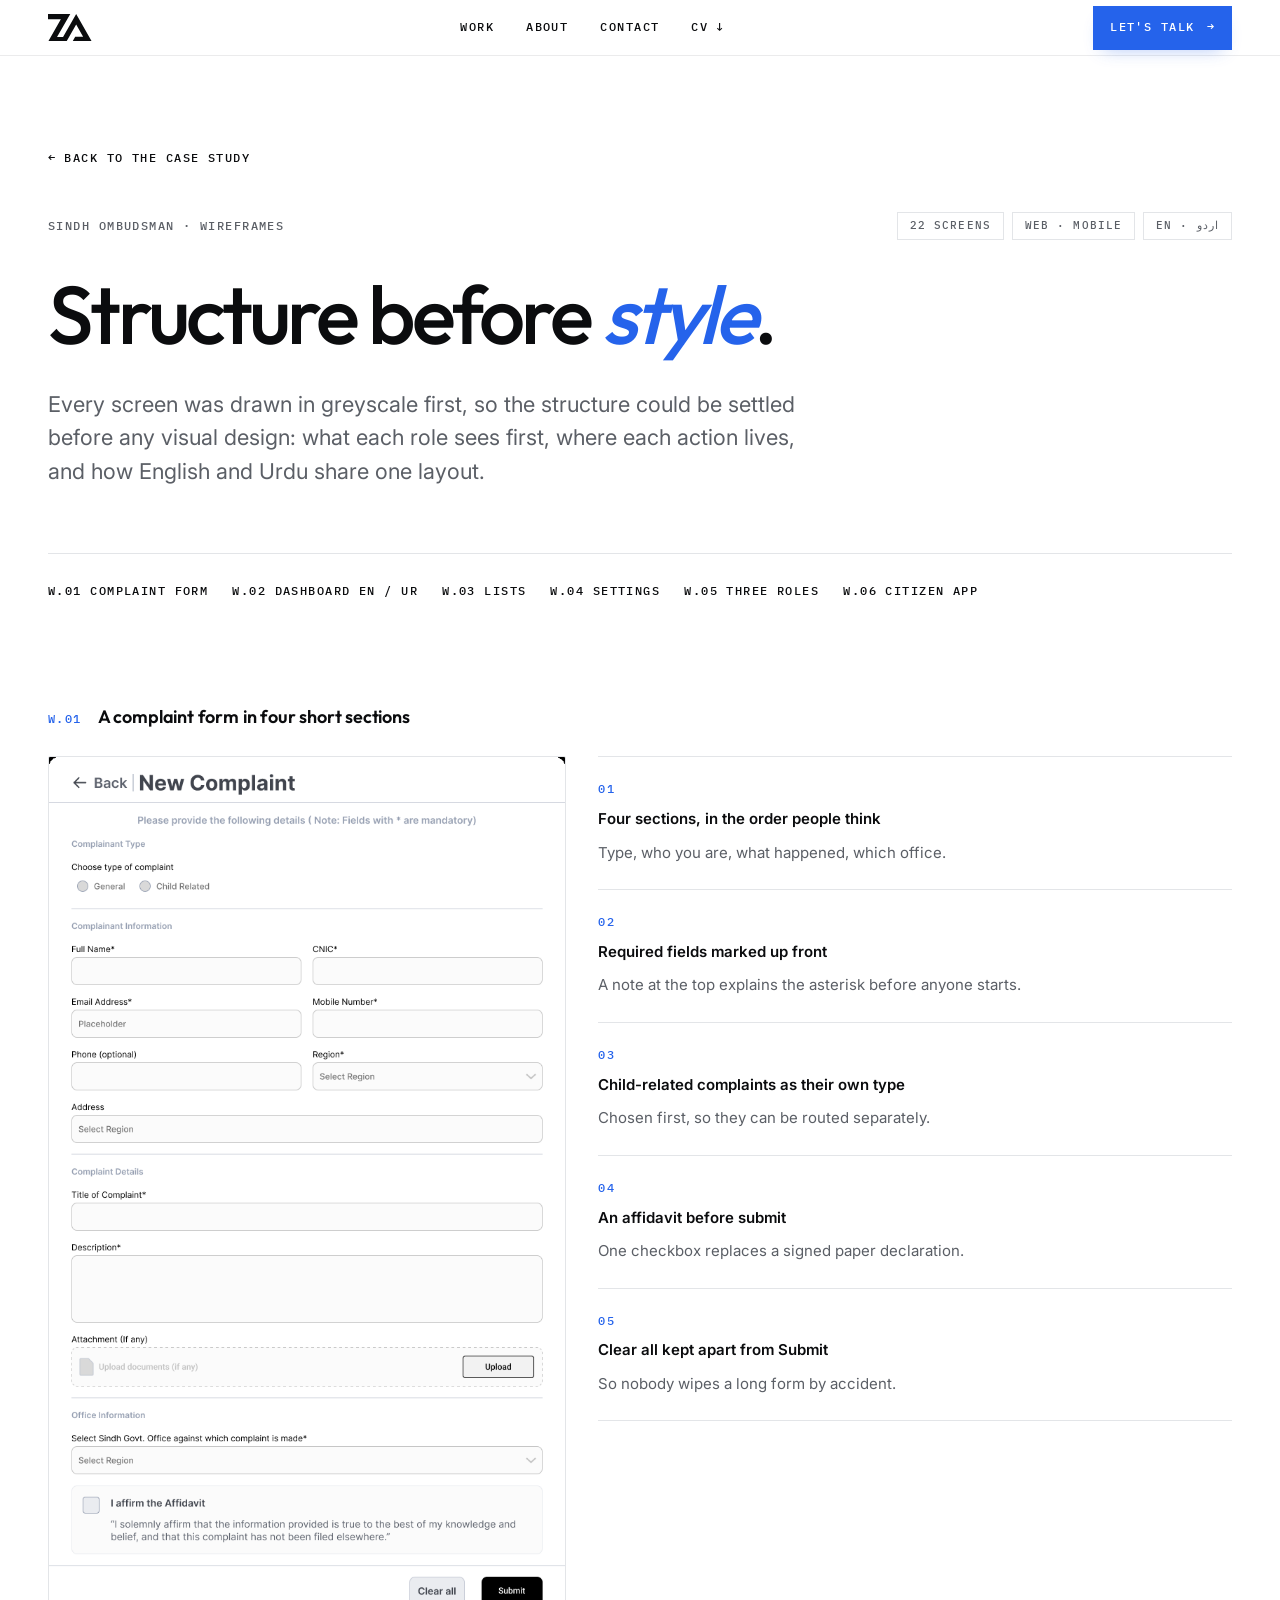
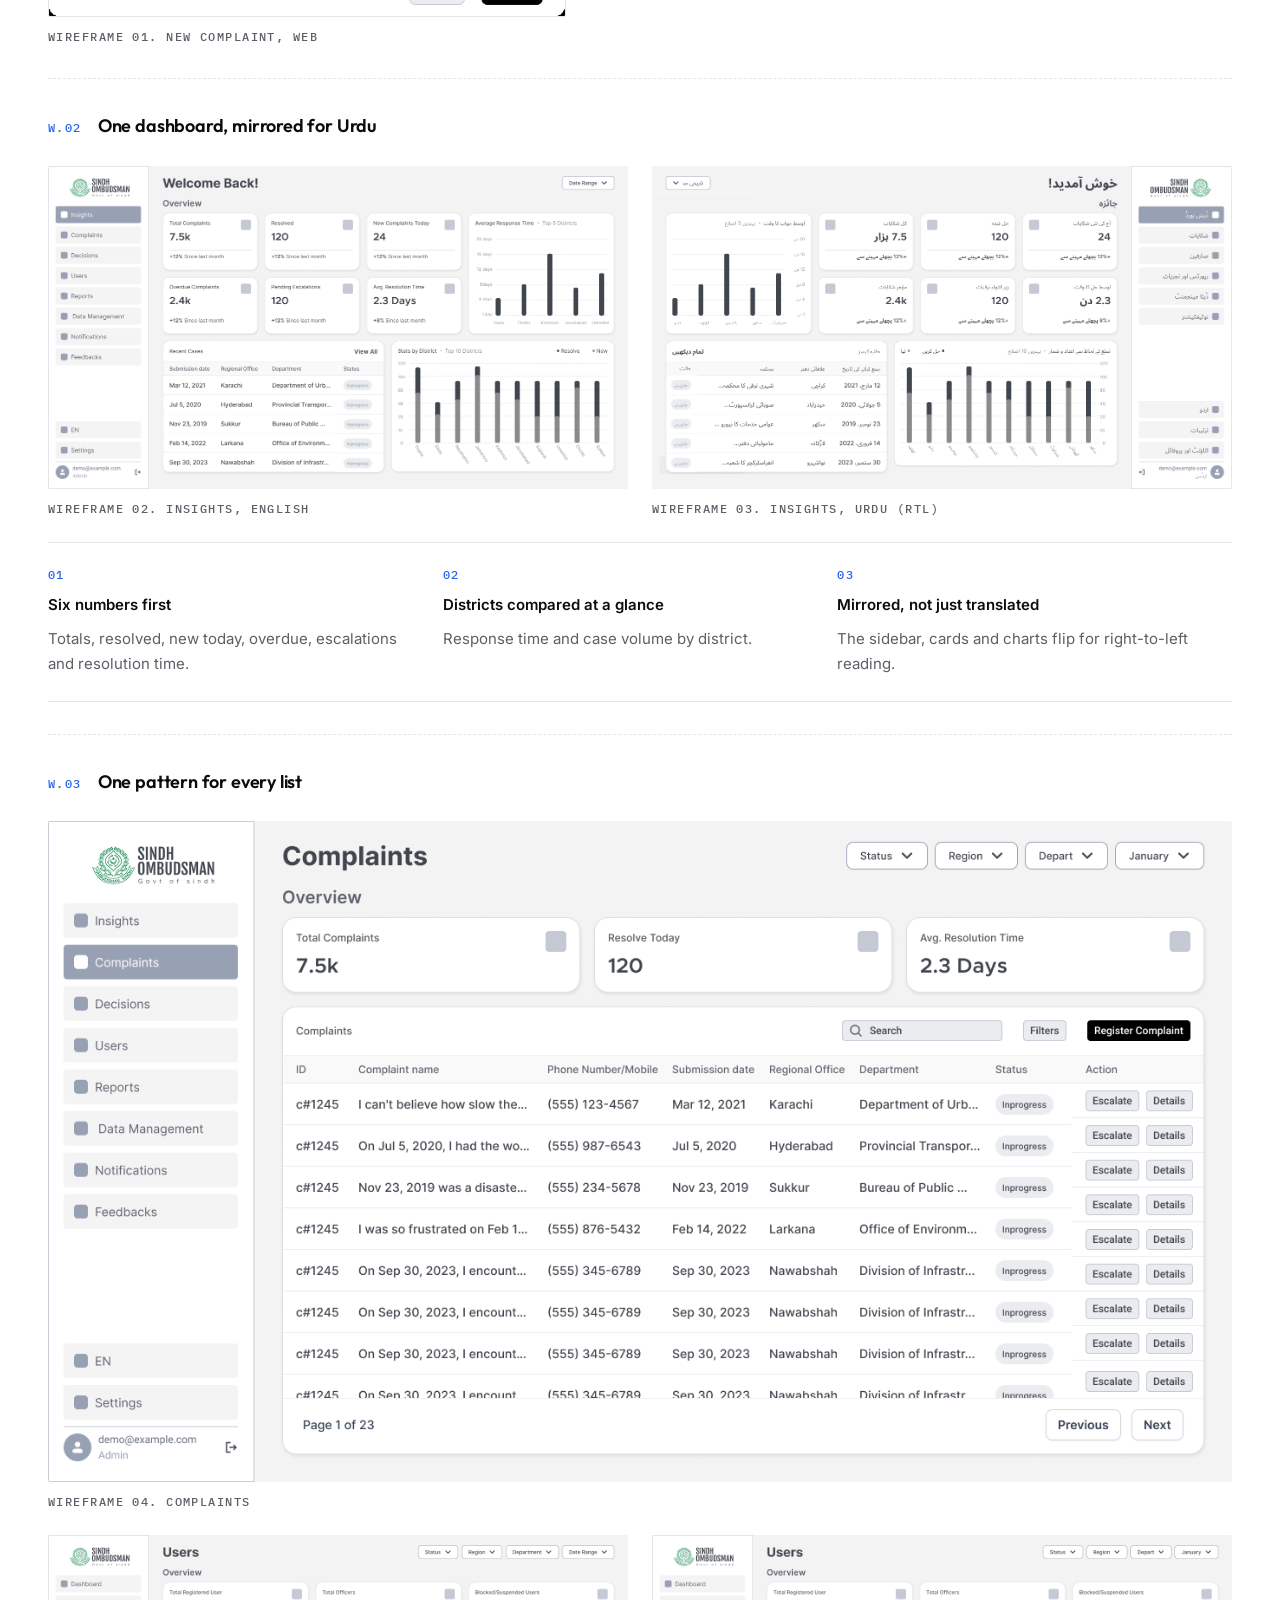
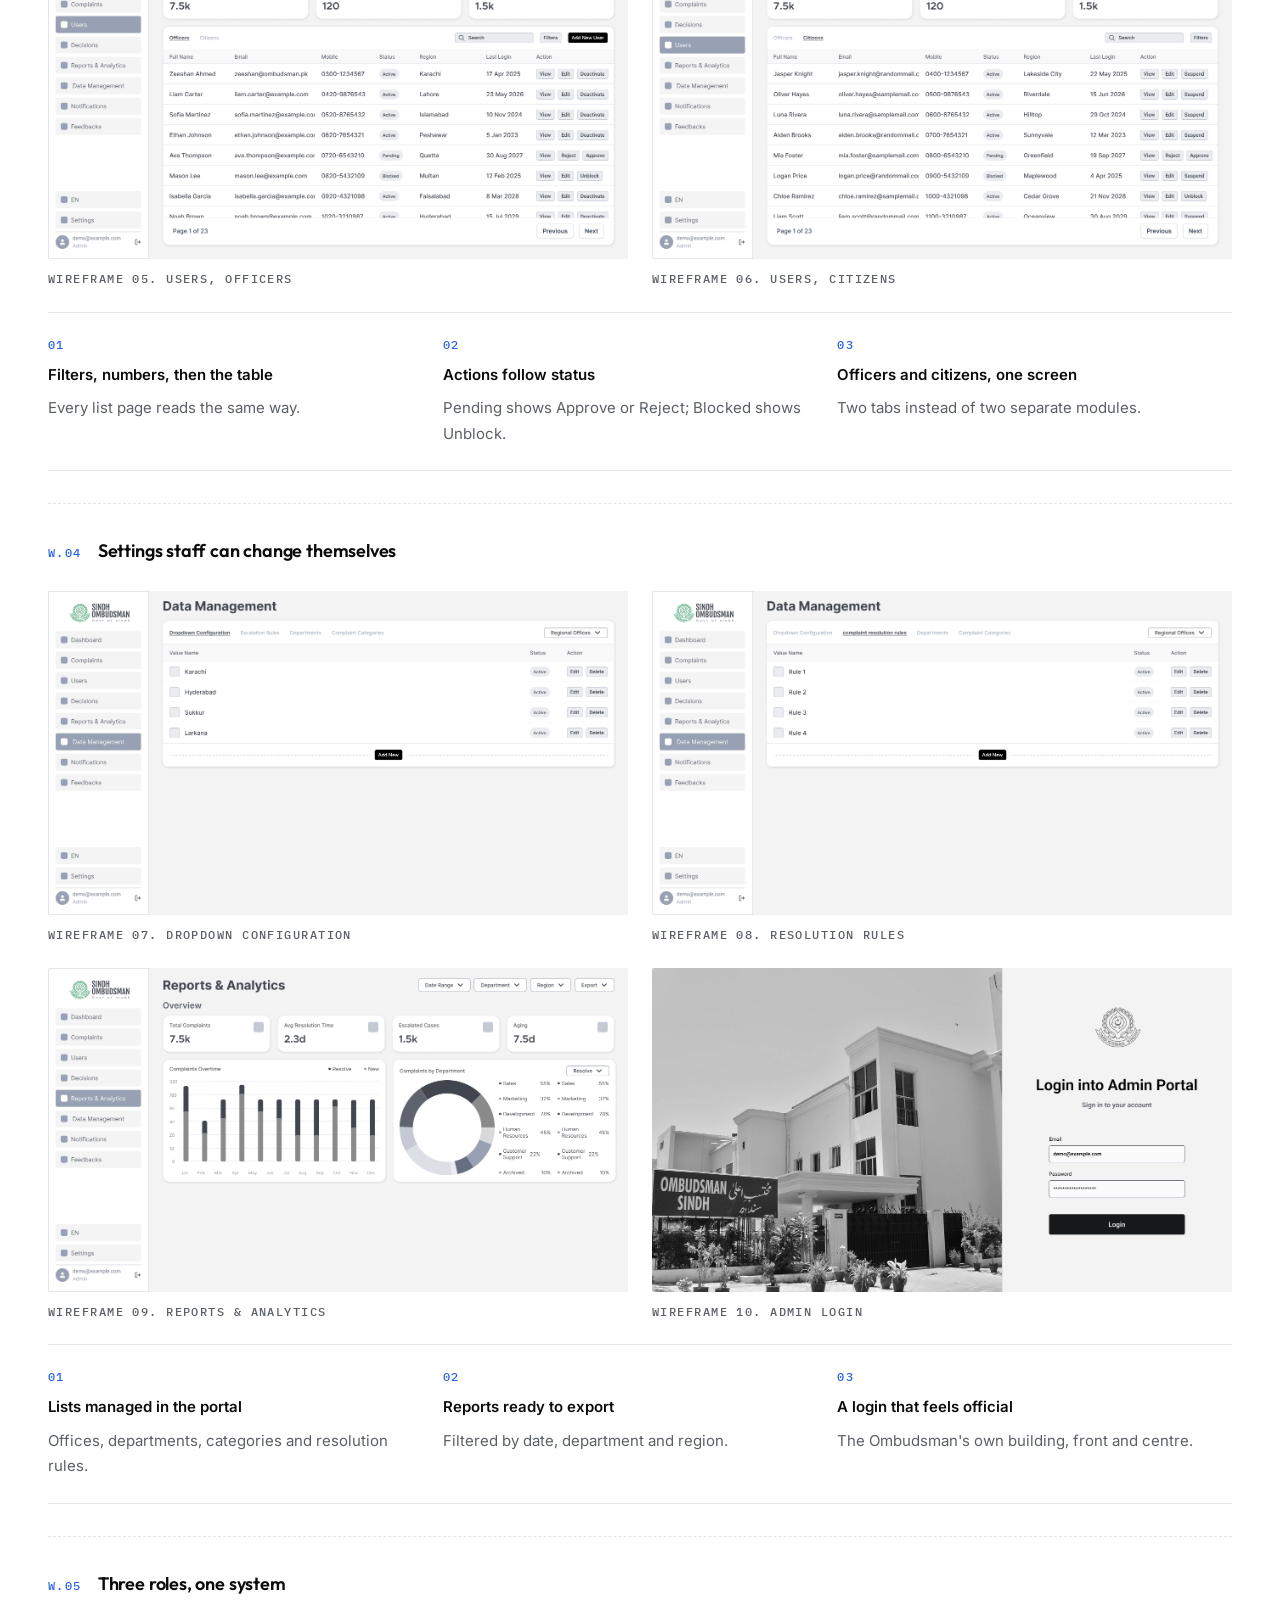
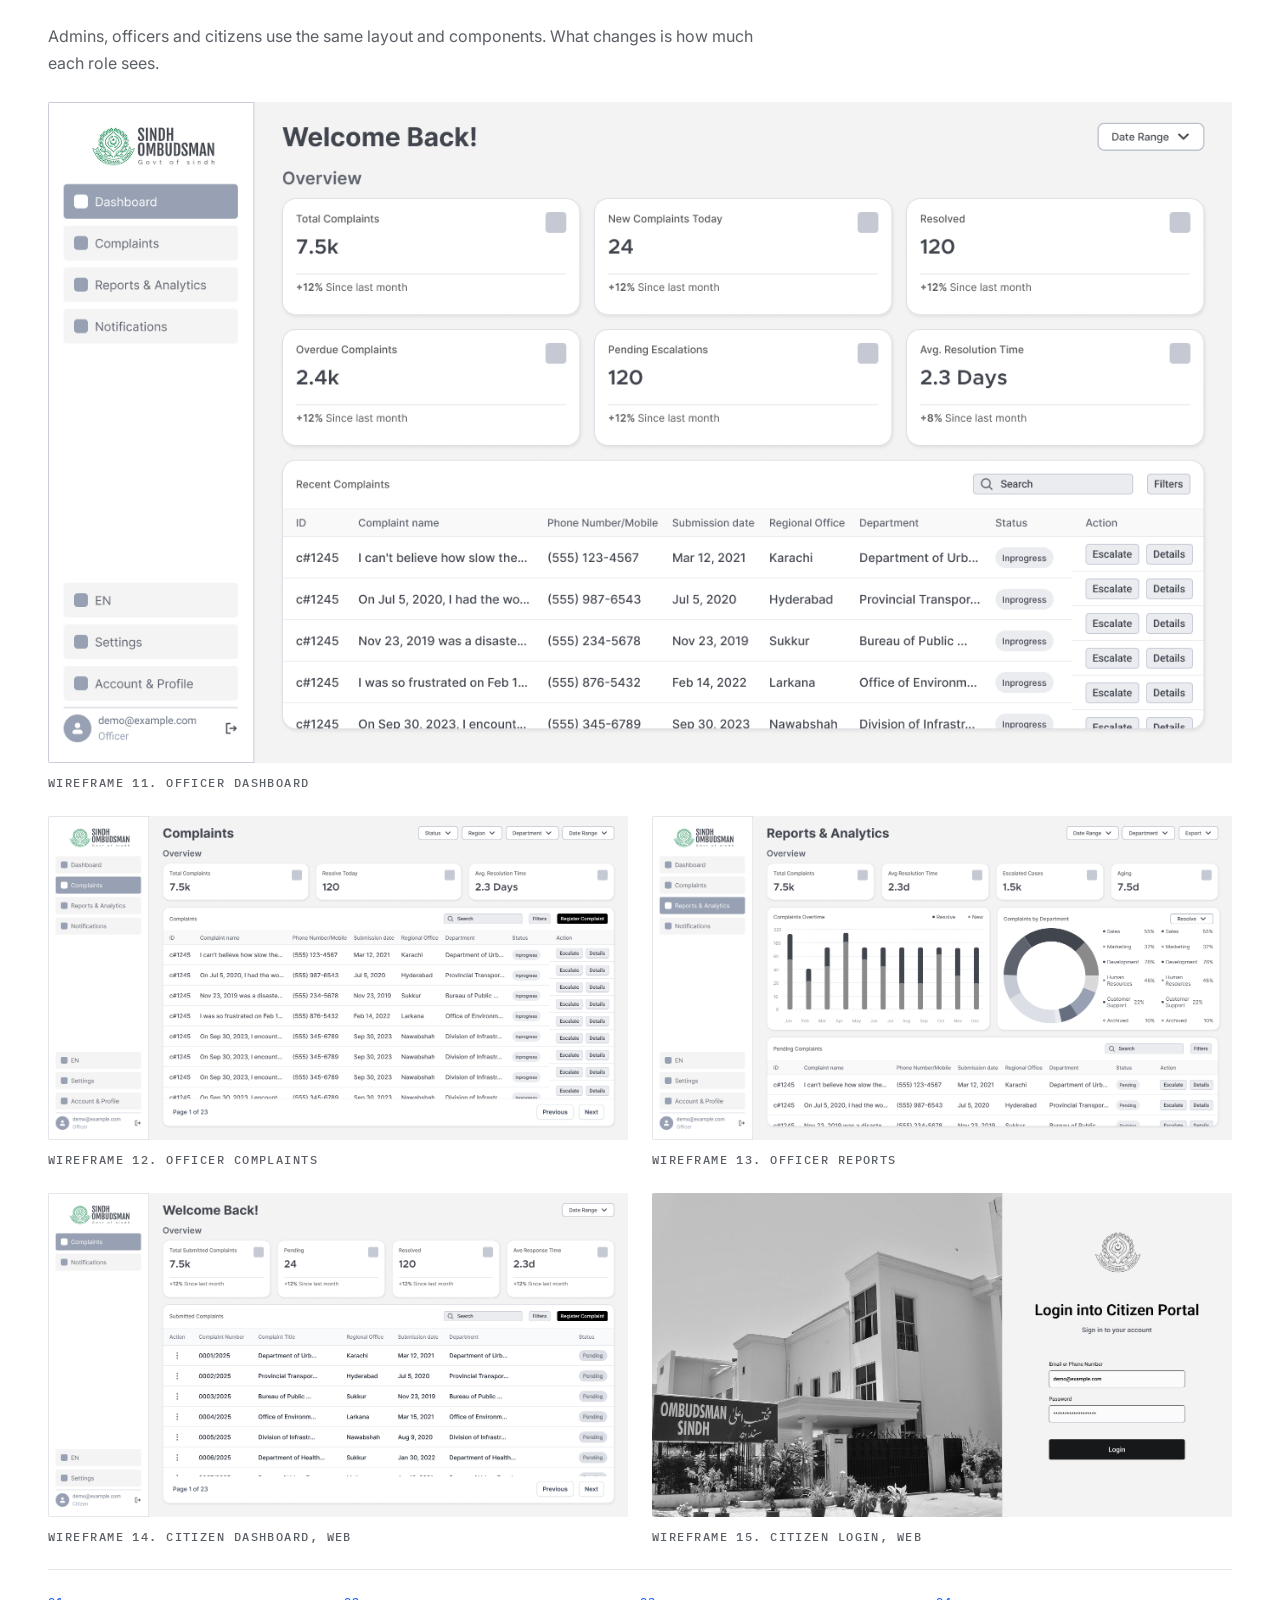
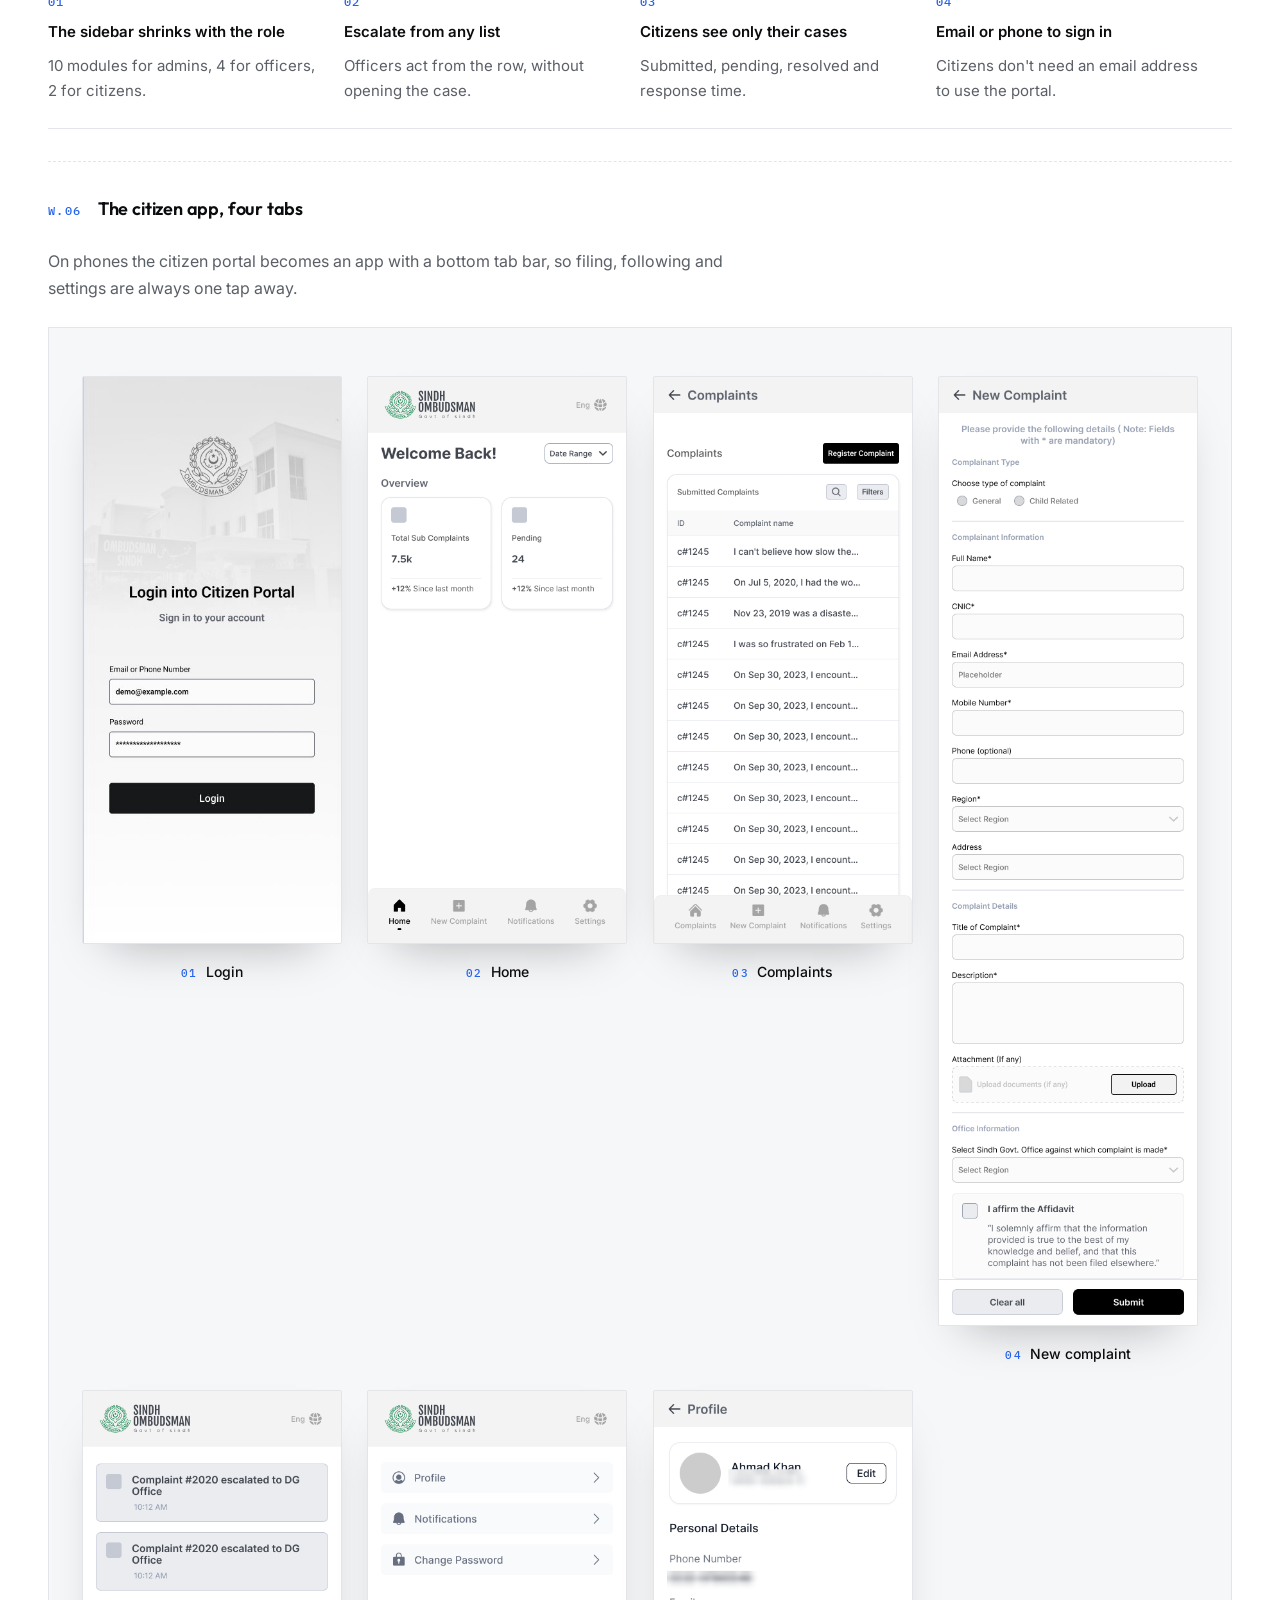
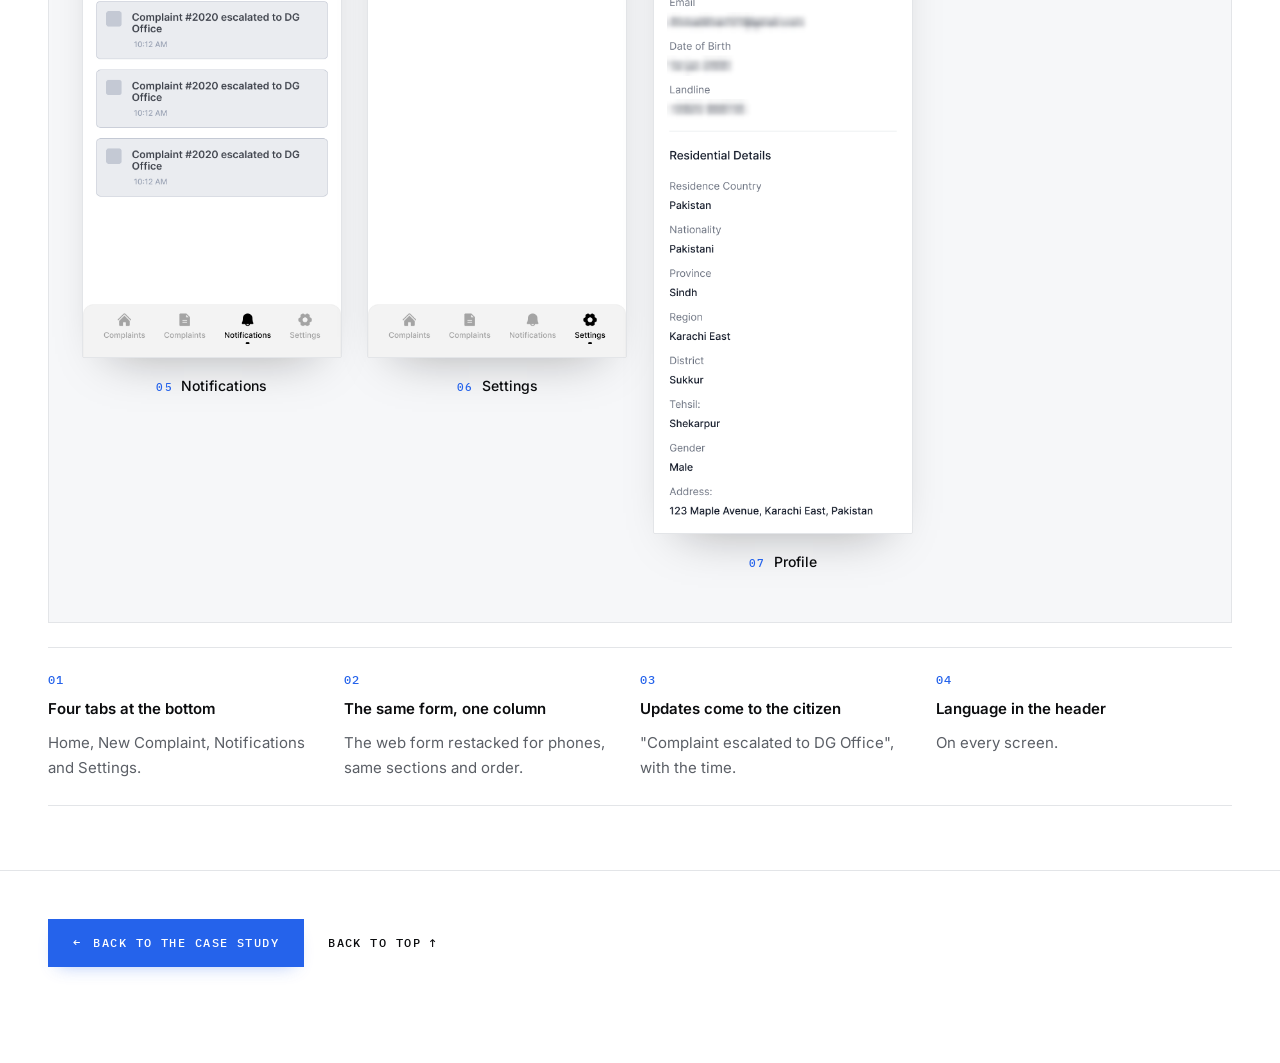
<file: sindh-ombudsman-wireframes.html>
<!doctype html>
<html lang="en">
<head>
<meta charset="utf-8">
<meta name="viewport" content="width=device-width, initial-scale=1">
<title>Sindh Ombudsman — Wireframes · Zeeshan Ahmad</title>
<meta name="description" content="All 22 wireframes behind the Sindh Ombudsman complaint system: web and mobile, English and Urdu.">
<meta property="og:title" content="Sindh Ombudsman — Wireframes · Zeeshan Ahmad">
<meta property="og:description" content="All 22 wireframes behind the Sindh Ombudsman complaint system: web and mobile, English and Urdu.">
<meta property="og:type" content="website">
<meta property="og:image" content="sindh-ombudsman-cover.jpg">
<meta name="twitter:card" content="summary_large_image">
<meta name="theme-color" content="#FFFFFF">
<link rel="icon" href="favicon.svg" type="image/svg+xml">
<link rel="preconnect" href="https://fonts.googleapis.com">
<link rel="preconnect" href="https://fonts.gstatic.com" crossorigin>
<link rel="stylesheet" href="https://fonts.googleapis.com/css2?family=Outfit:wght@400..700&amp;family=Inter:ital,wght@0,400..700;1,400..700&amp;family=IBM+Plex+Mono:wght@400;500;600&amp;display=swap">
<link rel="stylesheet" href="style.css">
</head>
<body>
<div id="top" class="is-root is-light" style="position: relative; font-family: 'Inter', ui-sans-serif, system-ui, sans-serif; color: var(--text)">
<span class="cursor-glow" aria-hidden="true"></span>
<span class="view-cursor mono" aria-hidden="true"></span>
<a class="skip mono" href="#w01">Skip to wireframes</a>

<header class="nav">
<div class="wrap nav-row">
<a class="brand" href="./" aria-label="Zeeshan Ahmad, home">
<span class="mark" aria-hidden="true"><svg class="mark-svg" viewBox="50 61.6 863.5 546" focusable="false"><polygon fill="currentColor" points="50,61.6 50,166.1 302.1,166.1 50,607.6 409.3,607.6 602.9,269.2 739.4,510.1 583.4,510.1 527.7,607.6 913.5,607.6 602.9,61.6 345.2,511.5 226.9,511.5 487.3,61.6"></polygon></svg></span>

</a>
<nav class="nav-links" aria-label="Primary">
<a class="link mono" href="./#work">Work</a>
<a class="link mono" href="./#about">About</a>
<a class="link mono" href="mailto:z.khanzk7@gmail.com">Contact</a>
<a class="link mono" href="Zeeshan_Ahmad_UIUX_Designer_CV.pdf" download="Zeeshan_Ahmad_UIUX_Designer_CV.pdf">CV <span class="arr arr-d" aria-hidden="true">↓</span></a>
</nav>
<div class="nav-actions">
<a class="btn btn-primary btn-sm mono" href="mailto:z.khanzk7@gmail.com">Let's talk <span class="arr arr-r" aria-hidden="true">→</span></a>
</div>
</div>
</header>

<main>
<section class="wrap cs-top" style="display: flex; flex-direction: column; gap: var(--space-8)">
<a class="link mono" href="sindh-ombudsman.html" style="align-self: flex-start"><span class="arr arr-l" aria-hidden="true">←</span> Back to the case study</a>
<div class="hero-top"><p class="mono label">Sindh Ombudsman · Wireframes</p><div class="tags"><span class="tag mono">22 screens</span><span class="tag mono">Web · Mobile</span><span class="tag mono">EN · اردو</span></div></div>
<h1 class="serif h-display" style="max-width: 1100px">Structure before <em>style</em>.</h1>
<p class="lead" style="max-width: 760px; color: var(--muted)">Every screen was drawn in greyscale first, so the structure could be settled before any visual design: what each role sees first, where each action lives, and how English and Urdu share one layout.</p>
<nav class="wf-jump" aria-label="Wireframe groups">
<a class="link mono" href="#w01">W.01 Complaint form</a>
<a class="link mono" href="#w02">W.02 Dashboard EN / UR</a>
<a class="link mono" href="#w03">W.03 Lists</a>
<a class="link mono" href="#w04">W.04 Settings</a>
<a class="link mono" href="#w05">W.05 Three roles</a>
<a class="link mono" href="#w06">W.06 Citizen app</a>
</nav>
</section>
<div class="wrap wf-page">
<div class="wf-group" id="w01">
<div class="sub-head"><span class="mono">W.01</span><h2 class="wf-title">A complaint form in four short sections</h2></div>
<div class="wf-split">
<figure class="fig ds-fig wf-tall"><img src="wf-01-new-complaint.png" alt="Wireframe of the New Complaint form: complaint type, complainant information, complaint details with an attachment upload, office information, an affidavit checkbox, and Clear all and Submit buttons" width="736" height="1224"><figcaption class="mono">Wireframe 01. New complaint, web</figcaption></figure>
<ul class="callouts wf-notes">
<li><span class="mono">01</span><strong style="font-weight: 600">Four sections, in the order people think</strong><span class="muted">Type, who you are, what happened, which office.</span></li>
<li><span class="mono">02</span><strong style="font-weight: 600">Required fields marked up front</strong><span class="muted">A note at the top explains the asterisk before anyone starts.</span></li>
<li><span class="mono">03</span><strong style="font-weight: 600">Child-related complaints as their own type</strong><span class="muted">Chosen first, so they can be routed separately.</span></li>
<li><span class="mono">04</span><strong style="font-weight: 600">An affidavit before submit</strong><span class="muted">One checkbox replaces a signed paper declaration.</span></li>
<li><span class="mono">05</span><strong style="font-weight: 600">Clear all kept apart from Submit</strong><span class="muted">So nobody wipes a long form by accident.</span></li>
</ul>
</div>
</div>

<div class="wf-group" id="w02">
<div class="sub-head"><span class="mono">W.02</span><h2 class="wf-title">One dashboard, mirrored for Urdu</h2></div>
<div class="ds-two">
<figure class="fig ds-fig"><img src="wf-05-insights-en.png" alt="Wireframe of the English Insights dashboard: six KPI cards, average response time for the top 5 districts, stats by district, and recent cases" width="1366" height="763"><figcaption class="mono">Wireframe 02. Insights, English</figcaption></figure>
<figure class="fig ds-fig"><img src="wf-06-insights-ur.png" alt="Wireframe of the same Insights dashboard in Urdu, mirrored right to left with the sidebar on the right" width="1366" height="763"><figcaption class="mono">Wireframe 03. Insights, Urdu (RTL)</figcaption></figure>
</div>
<ul class="callouts">
<li><span class="mono">01</span><strong style="font-weight: 600">Six numbers first</strong><span class="muted">Totals, resolved, new today, overdue, escalations and resolution time.</span></li>
<li><span class="mono">02</span><strong style="font-weight: 600">Districts compared at a glance</strong><span class="muted">Response time and case volume by district.</span></li>
<li><span class="mono">03</span><strong style="font-weight: 600">Mirrored, not just translated</strong><span class="muted">The sidebar, cards and charts flip for right-to-left reading.</span></li>
</ul>
</div>

<div class="wf-group" id="w03">
<div class="sub-head"><span class="mono">W.03</span><h2 class="wf-title">One pattern for every list</h2></div>
<figure class="fig ds-fig"><img src="wf-02-complaints.png" alt="Wireframe of the Complaints list: filters for status, region, department and month, three KPI cards, and a table with Escalate and Details actions on each row" width="1366" height="763"><figcaption class="mono">Wireframe 04. Complaints</figcaption></figure>
<div class="ds-two">
<figure class="fig ds-fig"><img src="wf-03-users-officers.png" alt="Wireframe of Users, Officers tab: KPI cards and a table where actions change with status, such as Approve and Reject for pending users and Unblock for blocked ones" width="1366" height="763"><figcaption class="mono">Wireframe 05. Users, officers</figcaption></figure>
<figure class="fig ds-fig"><img src="wf-04-users-citizens.png" alt="Wireframe of Users, Citizens tab with the same layout and Suspend actions" width="1366" height="763"><figcaption class="mono">Wireframe 06. Users, citizens</figcaption></figure>
</div>
<ul class="callouts">
<li><span class="mono">01</span><strong style="font-weight: 600">Filters, numbers, then the table</strong><span class="muted">Every list page reads the same way.</span></li>
<li><span class="mono">02</span><strong style="font-weight: 600">Actions follow status</strong><span class="muted">Pending shows Approve or Reject; Blocked shows Unblock.</span></li>
<li><span class="mono">03</span><strong style="font-weight: 600">Officers and citizens, one screen</strong><span class="muted">Two tabs instead of two separate modules.</span></li>
</ul>
</div>

<div class="wf-group" id="w04">
<div class="sub-head"><span class="mono">W.04</span><h2 class="wf-title">Settings staff can change themselves</h2></div>
<div class="ds-two">
<figure class="fig ds-fig"><img src="wf-07-data-dropdowns.png" alt="Wireframe of Data Management, Dropdown Configuration tab: regional offices listed with status, Edit and Delete, and an Add New button" width="1366" height="763"><figcaption class="mono">Wireframe 07. Dropdown configuration</figcaption></figure>
<figure class="fig ds-fig"><img src="wf-08-data-rules.png" alt="Wireframe of Data Management, complaint resolution rules tab with the same list layout" width="1366" height="763"><figcaption class="mono">Wireframe 08. Resolution rules</figcaption></figure>
<figure class="fig ds-fig"><img src="wf-09-reports.png" alt="Wireframe of Reports and Analytics: filters with Export, four KPI cards, complaints over time and complaints by department" width="1366" height="763"><figcaption class="mono">Wireframe 09. Reports &amp; analytics</figcaption></figure>
<figure class="fig ds-fig"><img src="wf-10-admin-login.jpg" alt="Wireframe of the admin portal login: a photo of the Ombudsman Sindh building beside an email and password form" width="1366" height="763"><figcaption class="mono">Wireframe 10. Admin login</figcaption></figure>
</div>
<ul class="callouts">
<li><span class="mono">01</span><strong style="font-weight: 600">Lists managed in the portal</strong><span class="muted">Offices, departments, categories and resolution rules.</span></li>
<li><span class="mono">02</span><strong style="font-weight: 600">Reports ready to export</strong><span class="muted">Filtered by date, department and region.</span></li>
<li><span class="mono">03</span><strong style="font-weight: 600">A login that feels official</strong><span class="muted">The Ombudsman's own building, front and centre.</span></li>
</ul>
</div>

<div class="wf-group" id="w05">
<div class="sub-head"><span class="mono">W.05</span><h2 class="wf-title">Three roles, one system</h2></div>
<p class="muted body">Admins, officers and citizens use the same layout and components. What changes is how much each role sees.</p>
<figure class="fig ds-fig"><img src="wf-21-officer-dashboard-clean.png" alt="Wireframe of the officer dashboard: six KPI cards and a recent complaints table with Escalate and Details on every row; the sidebar shows Dashboard, Complaints, Reports and Analytics, and Notifications" width="1366" height="763"><figcaption class="mono">Wireframe 11. Officer dashboard</figcaption></figure>
<div class="ds-two">
<figure class="fig ds-fig"><img src="wf-22-officer-complaints.png" alt="Wireframe of the officer complaints list with filters, three KPI cards and Escalate and Details actions" width="1366" height="763"><figcaption class="mono">Wireframe 12. Officer complaints</figcaption></figure>
<figure class="fig ds-fig"><img src="wf-23-officer-reports.png" alt="Wireframe of officer reports and analytics: KPI cards, complaints over time, complaints by department and a pending complaints table" width="1366" height="763"><figcaption class="mono">Wireframe 13. Officer reports</figcaption></figure>
<figure class="fig ds-fig"><img src="wf-13-citizen-dashboard.png" alt="Wireframe of the citizen web dashboard: submitted, pending, resolved and average response time cards, and a table of the citizen's own complaints with complaint numbers and status; the sidebar shows only Complaints and Notifications" width="1366" height="763"><figcaption class="mono">Wireframe 14. Citizen dashboard, web</figcaption></figure>
<figure class="fig ds-fig"><img src="wf-17-citizen-login.jpg" alt="Wireframe of the citizen portal login: building photo beside an email or phone number field and a password field" width="1366" height="763"><figcaption class="mono">Wireframe 15. Citizen login, web</figcaption></figure>
</div>
<ul class="callouts">
<li><span class="mono">01</span><strong style="font-weight: 600">The sidebar shrinks with the role</strong><span class="muted">10 modules for admins, 4 for officers, 2 for citizens.</span></li>
<li><span class="mono">02</span><strong style="font-weight: 600">Escalate from any list</strong><span class="muted">Officers act from the row, without opening the case.</span></li>
<li><span class="mono">03</span><strong style="font-weight: 600">Citizens see only their cases</strong><span class="muted">Submitted, pending, resolved and response time.</span></li>
<li><span class="mono">04</span><strong style="font-weight: 600">Email or phone to sign in</strong><span class="muted">Citizens don't need an email address to use the portal.</span></li>
</ul>
</div>

<div class="wf-group" id="w06">
<div class="sub-head"><span class="mono">W.06</span><h2 class="wf-title">The citizen app, four tabs</h2></div>
<p class="muted body">On phones the citizen portal becomes an app with a bottom tab bar, so filing, following and settings are always one tap away.</p>
<div class="screens" style="grid-template-columns: repeat(4, minmax(0, 1fr)); gap: var(--space-6)">
<div class="screen"><img src="wf-19-m-login.jpg" alt="Mobile wireframe of the citizen login with email or phone and password" width="402" height="882"><p class="screen-cap"><span class="mono">01</span>Login</p></div>
<div class="screen"><img src="wf-18-m-home.png" alt="Mobile wireframe of the citizen home screen with submitted and pending complaint counts" width="402" height="882"><p class="screen-cap"><span class="mono">02</span>Home</p></div>
<div class="screen"><img src="wf-11-m-complaints.png" alt="Mobile wireframe of the citizen's submitted complaints list with search, filters and a Register Complaint button" width="402" height="882"><p class="screen-cap"><span class="mono">03</span>Complaints</p></div>
<div class="screen"><img src="wf-14-m-new-complaint.png" alt="Mobile wireframe of the new complaint form in one column, ending with the affidavit and Clear all and Submit buttons" width="402" height="1478"><p class="screen-cap"><span class="mono">04</span>New complaint</p></div>
<div class="screen"><img src="wf-15-m-notifications.png" alt="Mobile wireframe of notifications, such as a complaint escalated to the DG Office, each with a time" width="402" height="882"><p class="screen-cap"><span class="mono">05</span>Notifications</p></div>
<div class="screen"><img src="wf-20-m-settings.png" alt="Mobile wireframe of settings with Profile, Notifications and Change Password" width="402" height="882"><p class="screen-cap"><span class="mono">06</span>Settings</p></div>
<div class="screen"><img src="wf-16-m-profile.png" alt="Mobile wireframe of the citizen profile with personal and residential details; personal details are blurred" width="402" height="1156"><p class="screen-cap"><span class="mono">07</span>Profile</p></div>
</div>
<ul class="callouts">
<li><span class="mono">01</span><strong style="font-weight: 600">Four tabs at the bottom</strong><span class="muted">Home, New Complaint, Notifications and Settings.</span></li>
<li><span class="mono">02</span><strong style="font-weight: 600">The same form, one column</strong><span class="muted">The web form restacked for phones, same sections and order.</span></li>
<li><span class="mono">03</span><strong style="font-weight: 600">Updates come to the citizen</strong><span class="muted">"Complaint escalated to DG Office", with the time.</span></li>
<li><span class="mono">04</span><strong style="font-weight: 600">Language in the header</strong><span class="muted">On every screen.</span></li>
</ul>
</div>
</div>
<section class="wrap wf-end">
<a class="btn btn-primary mono" href="sindh-ombudsman.html"><span class="arr arr-l" aria-hidden="true">←</span> Back to the case study</a>
<a class="link mono" href="#top">Back to top <span class="arr arr-u" aria-hidden="true">↑</span></a>
</section>
</main>
</div>
<script src="site.js" defer></script>
</body>
</html>
</file>
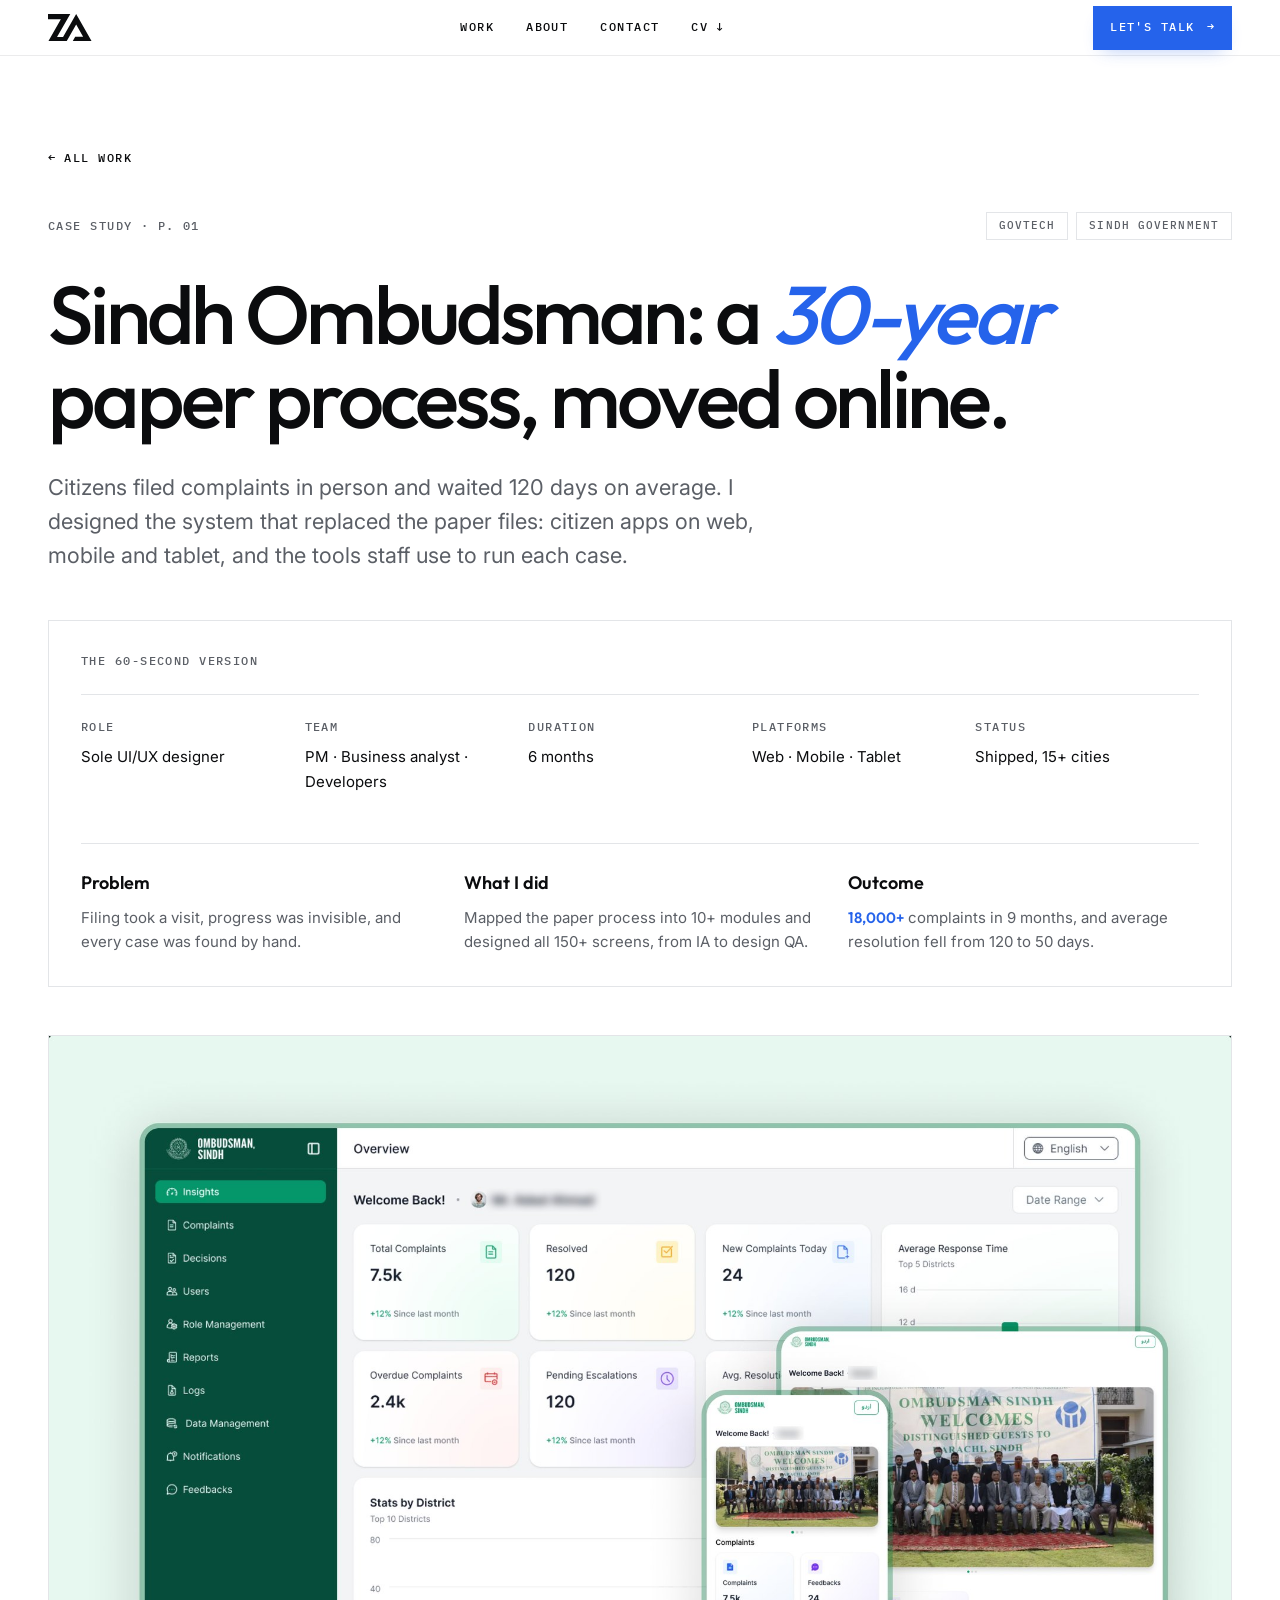
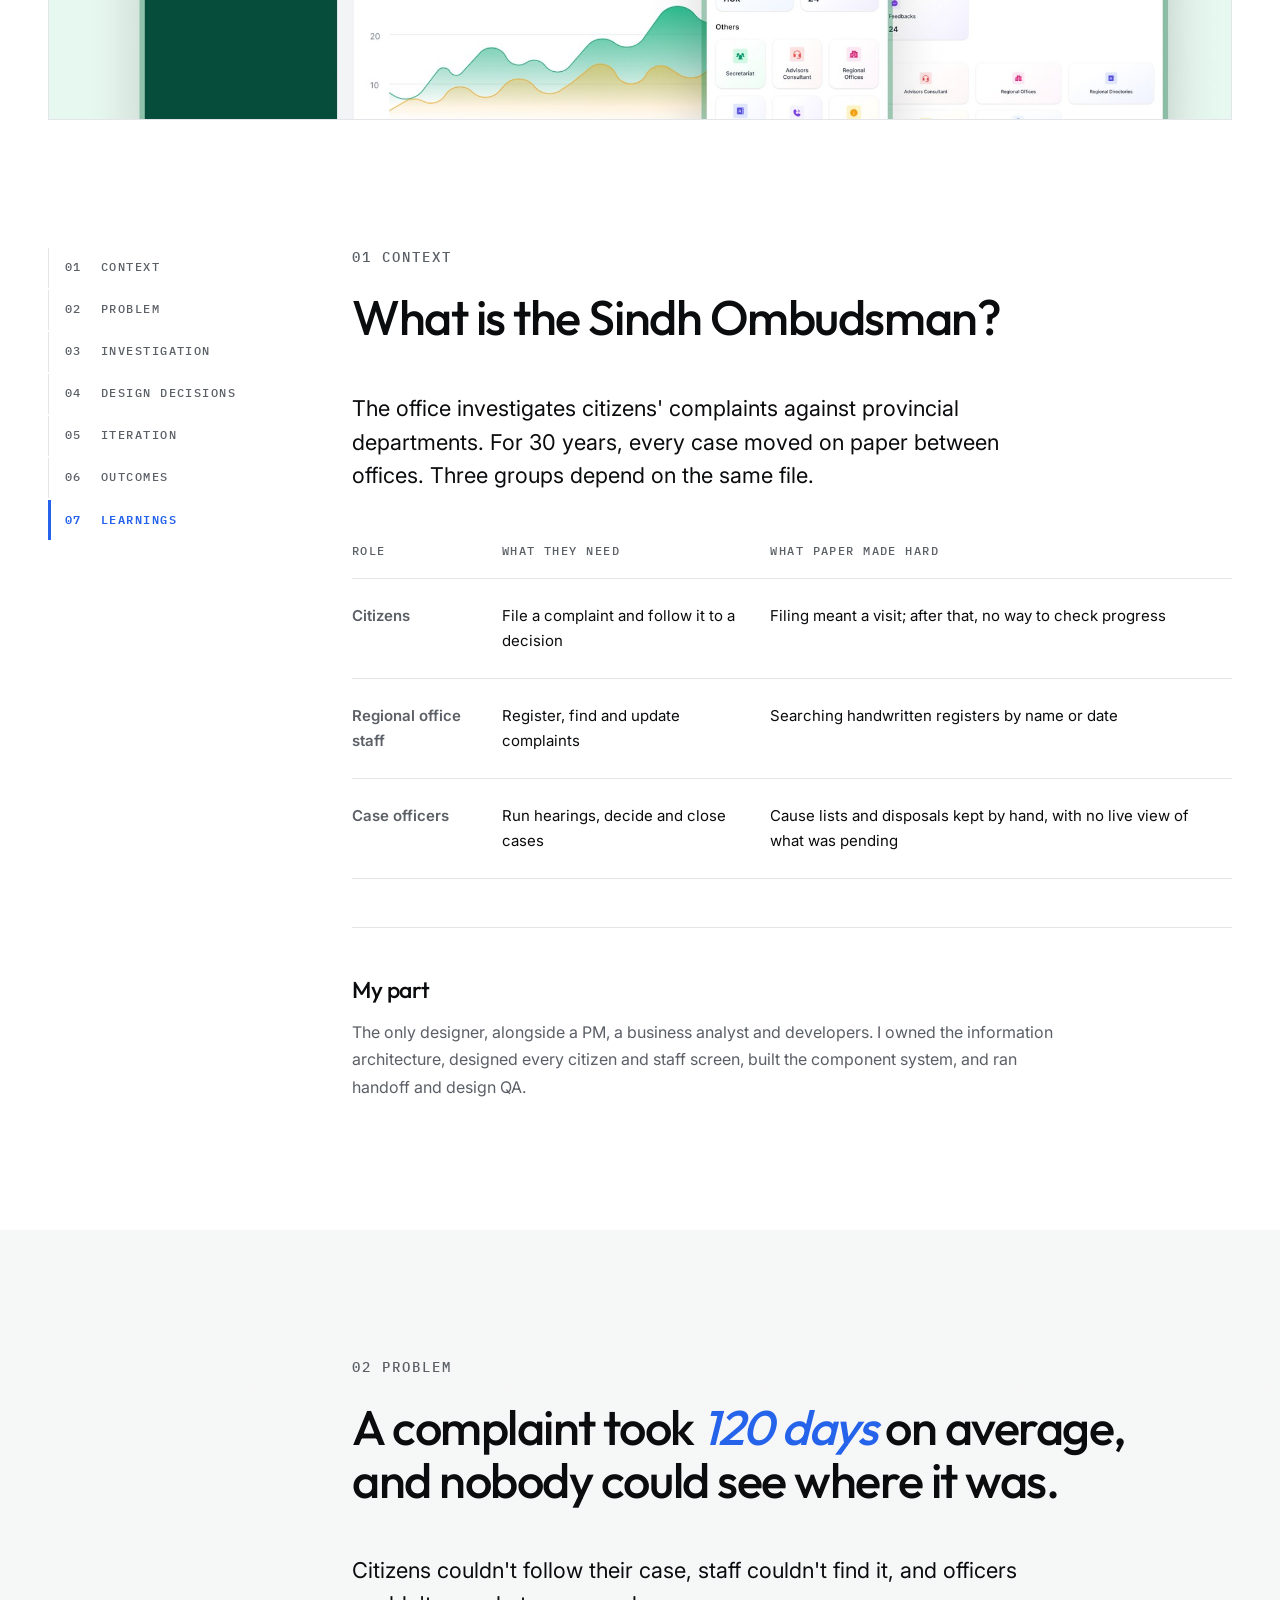
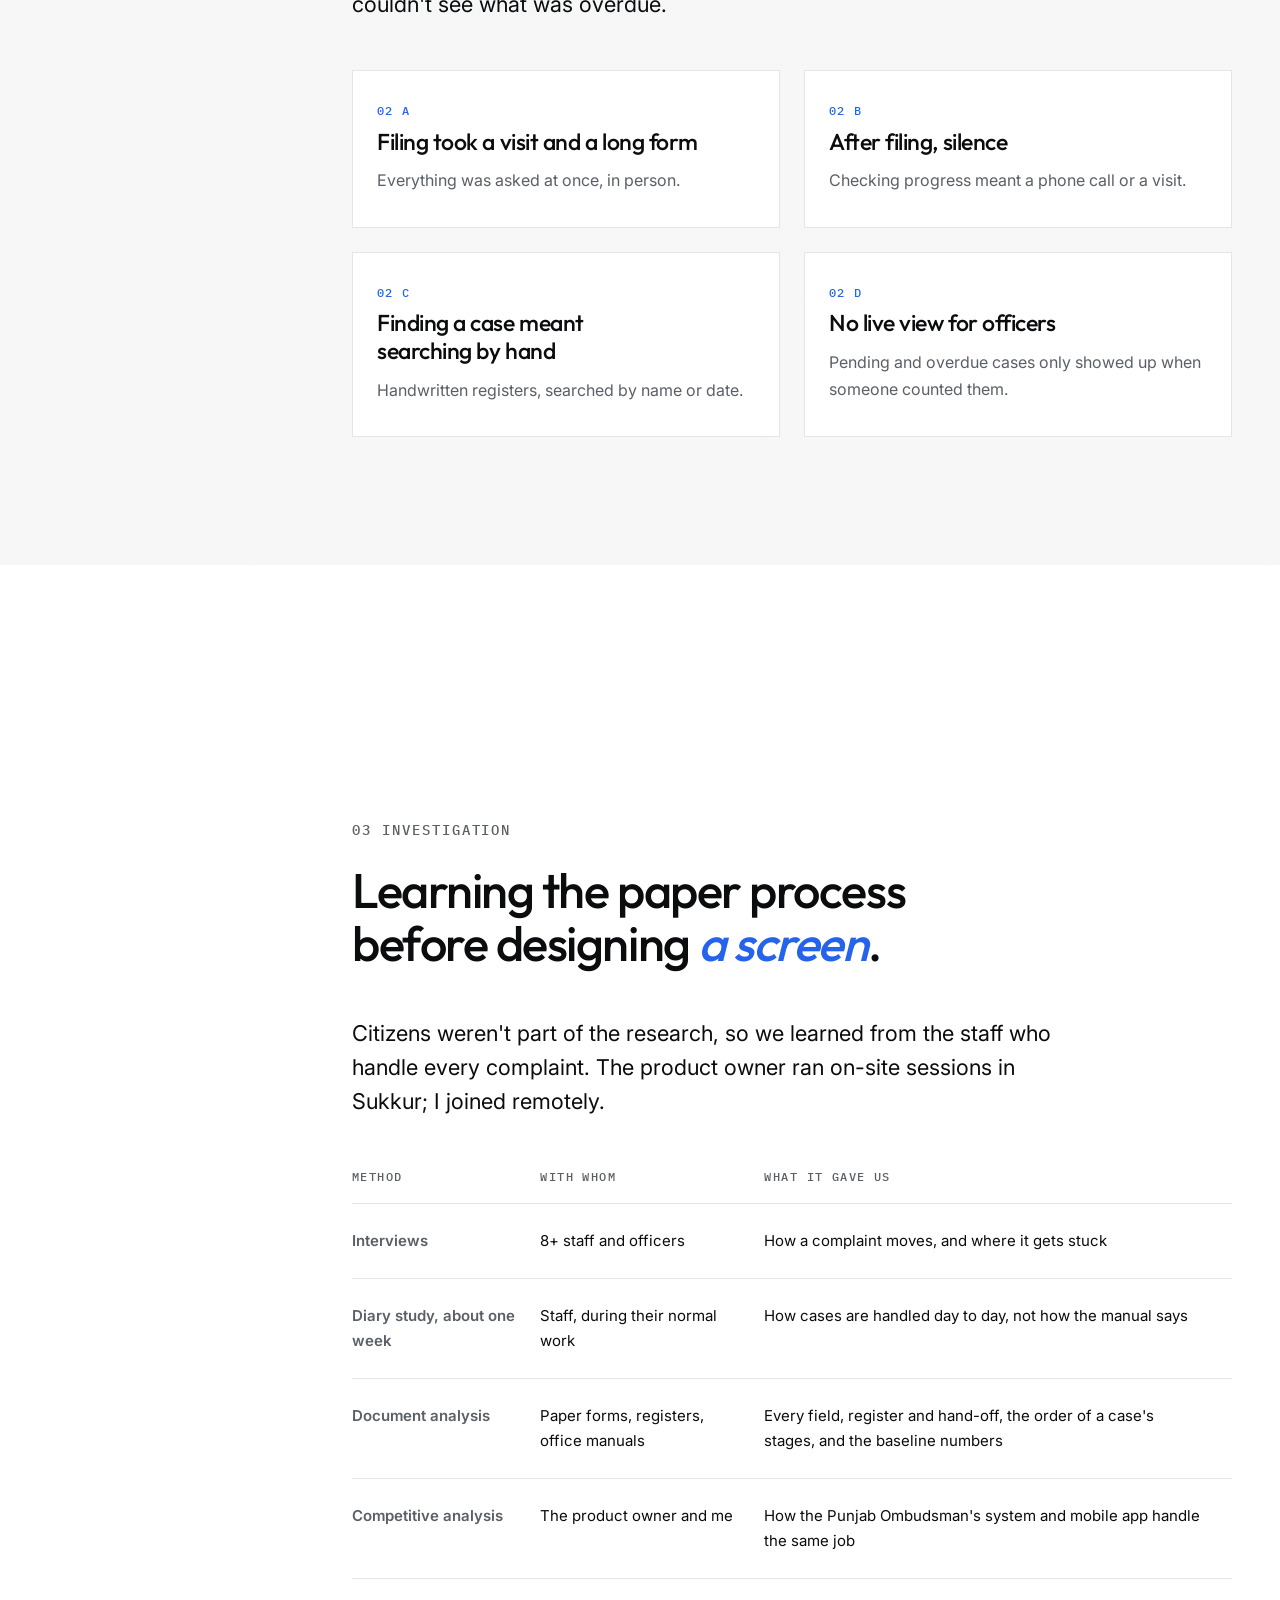
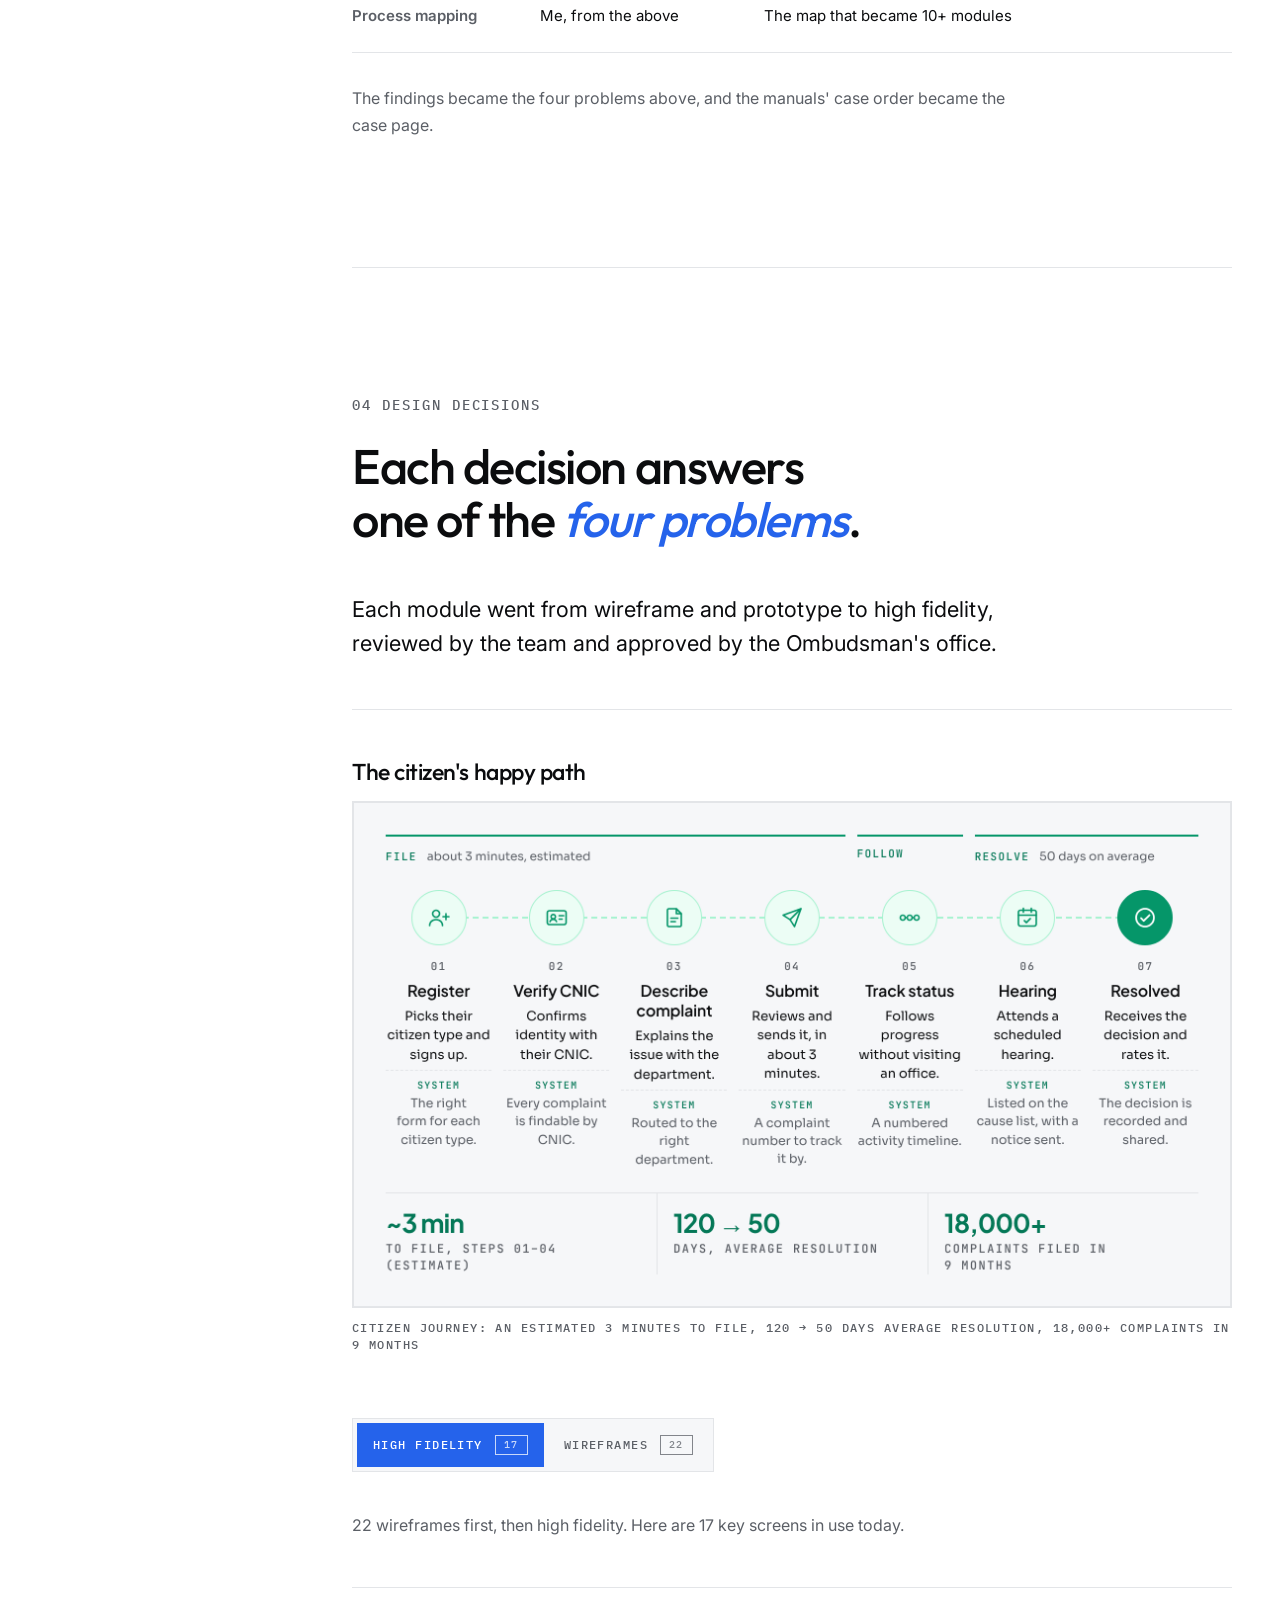
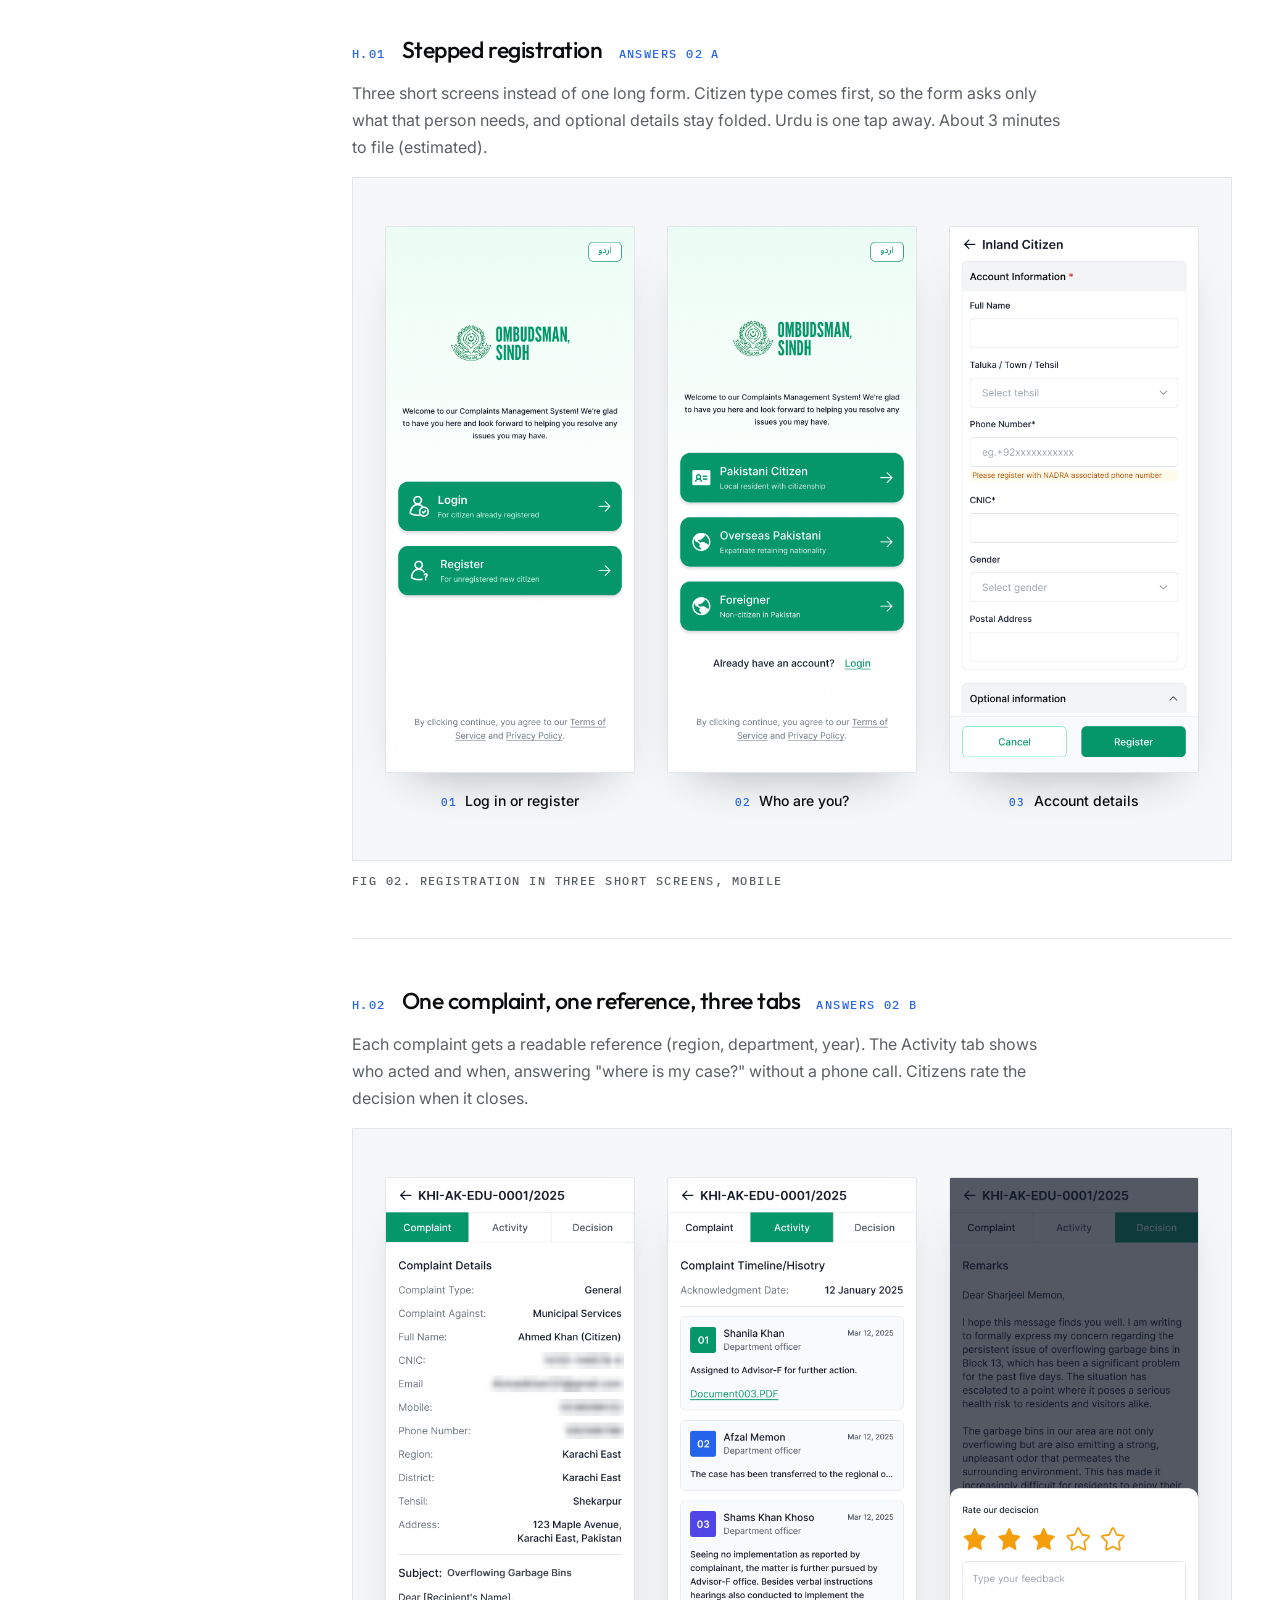
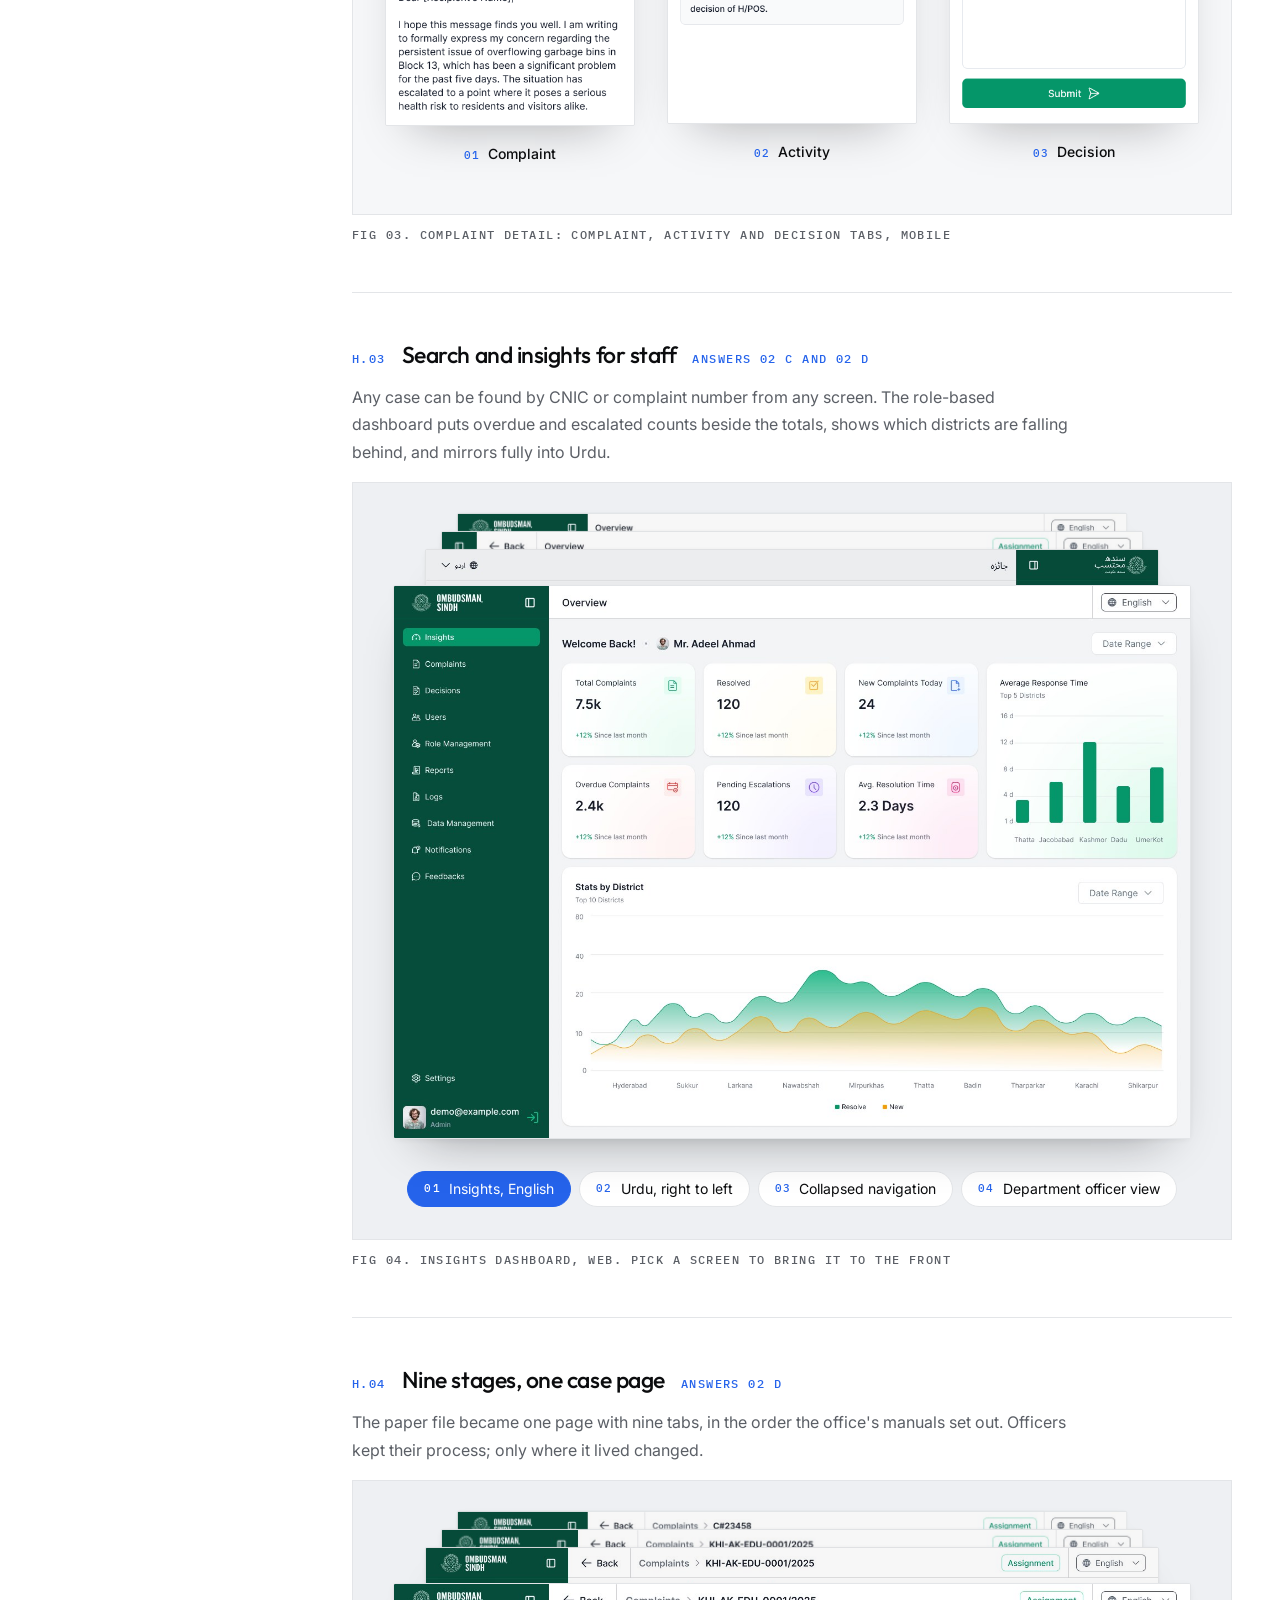
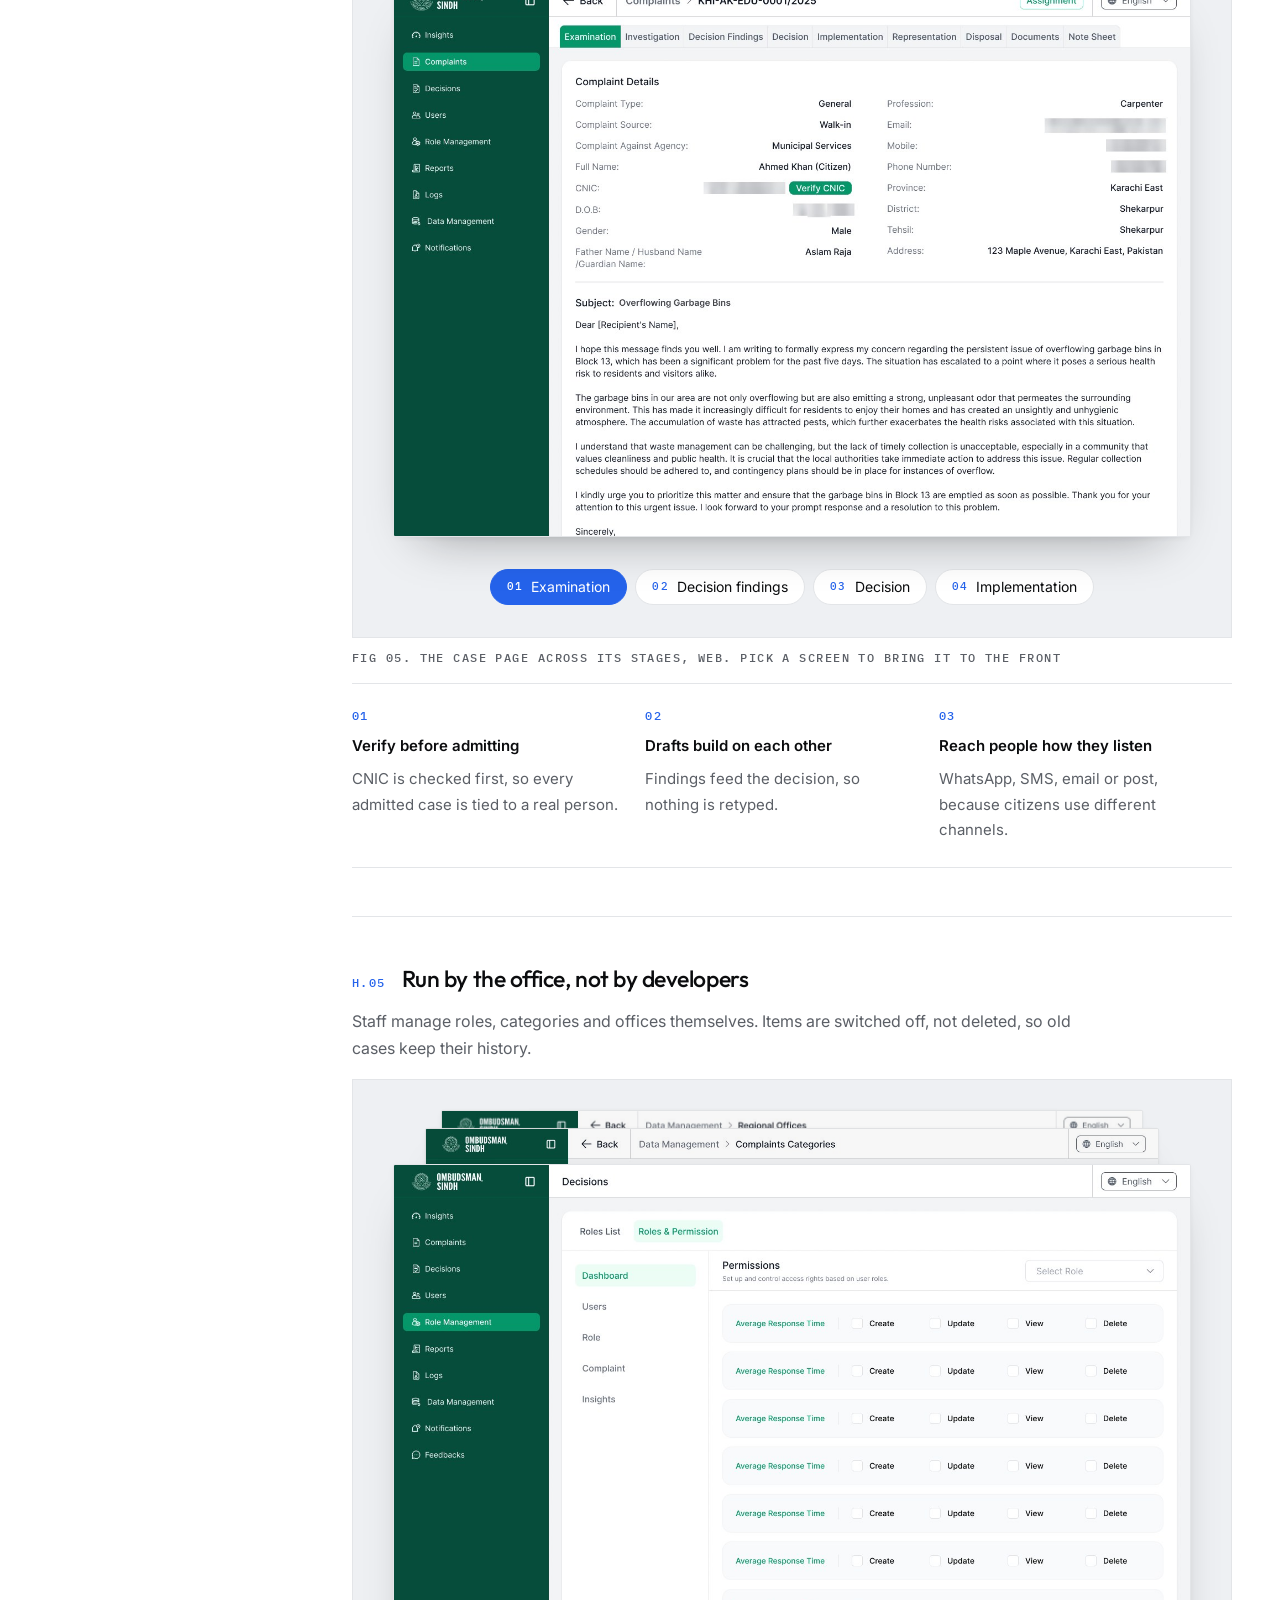
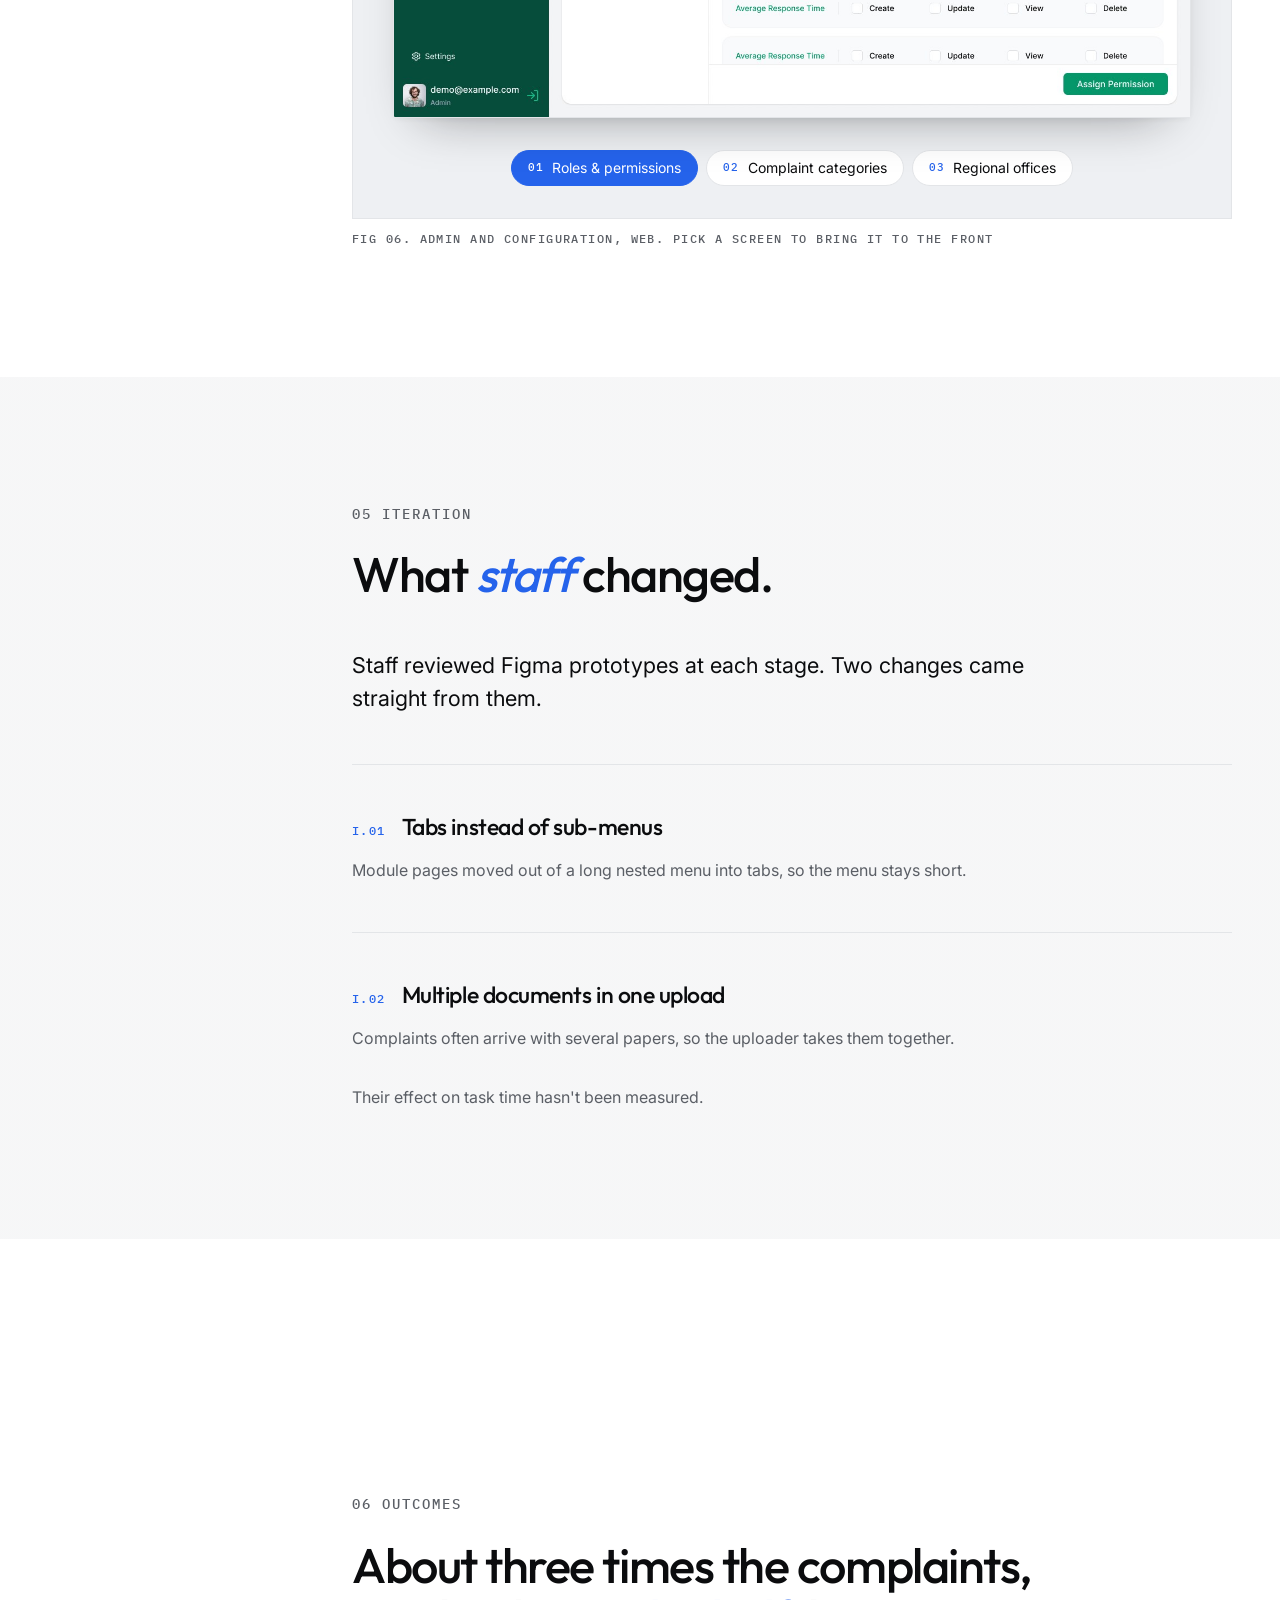
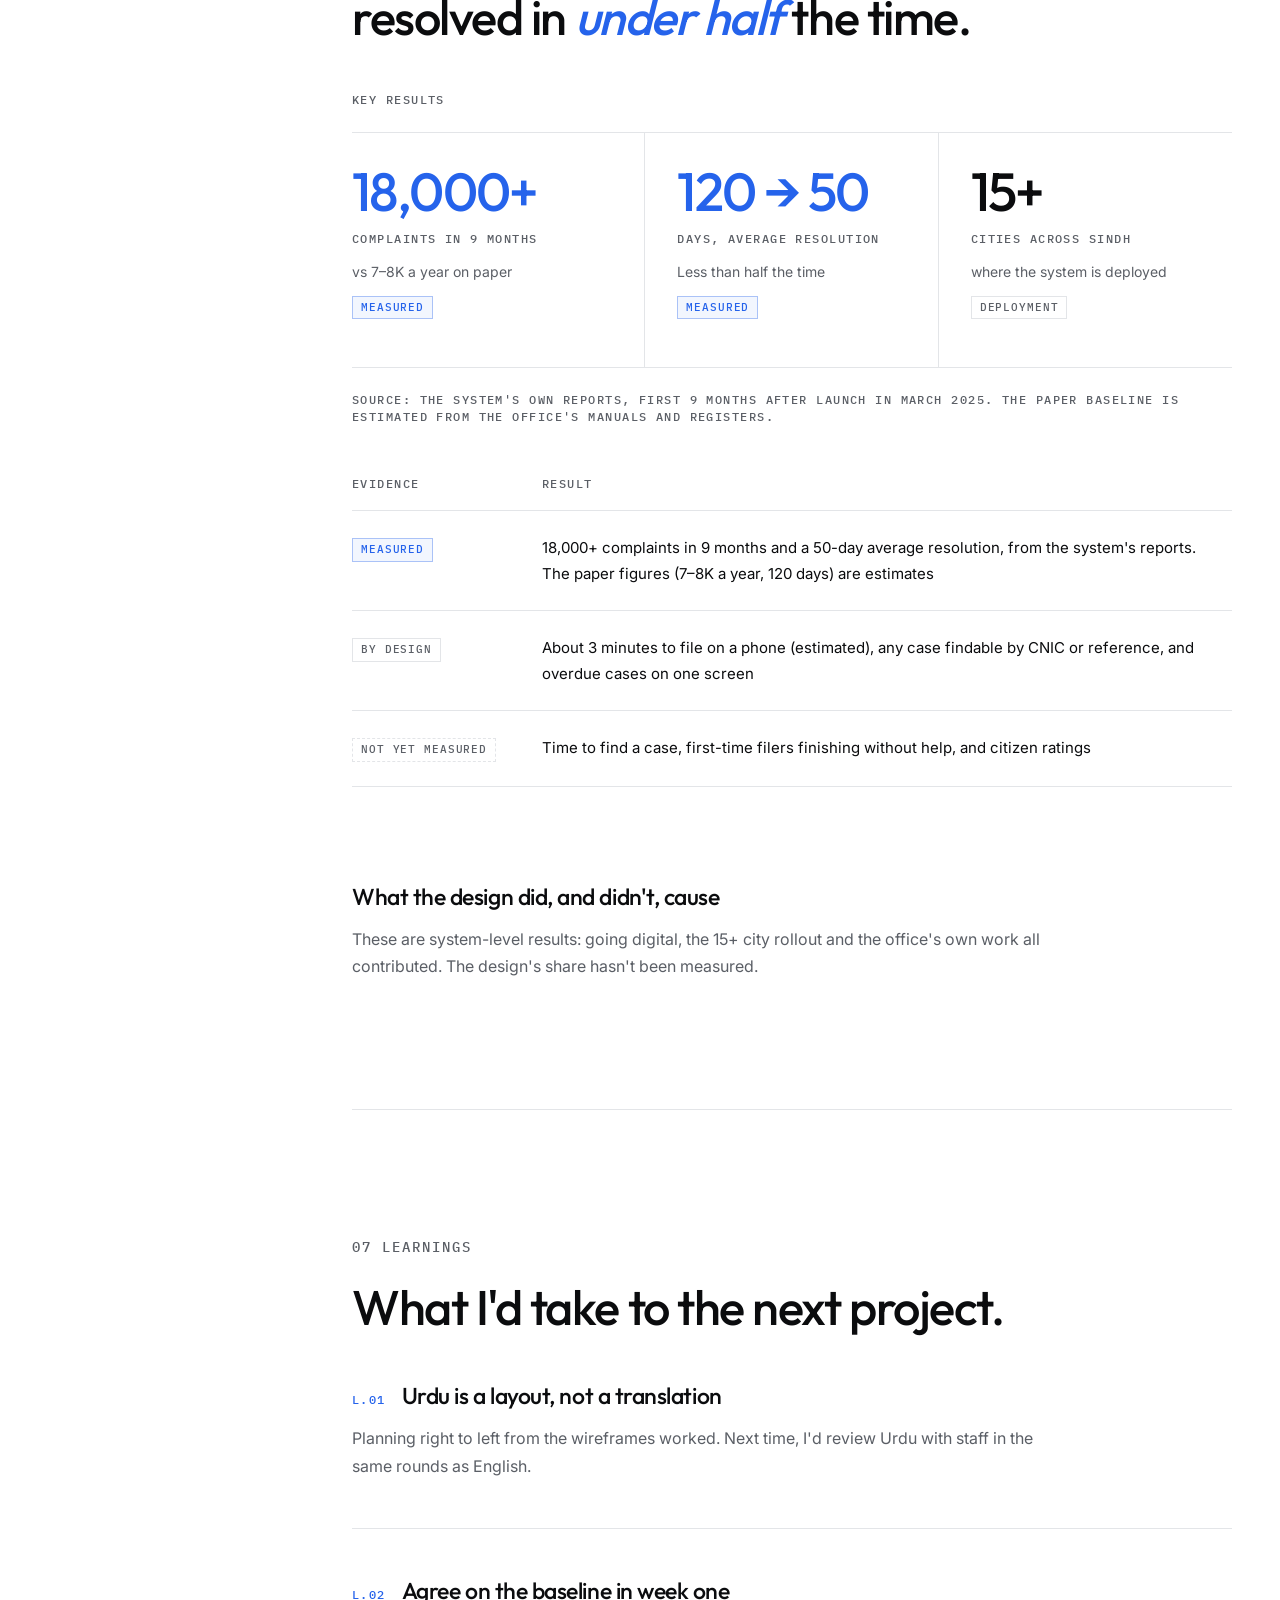
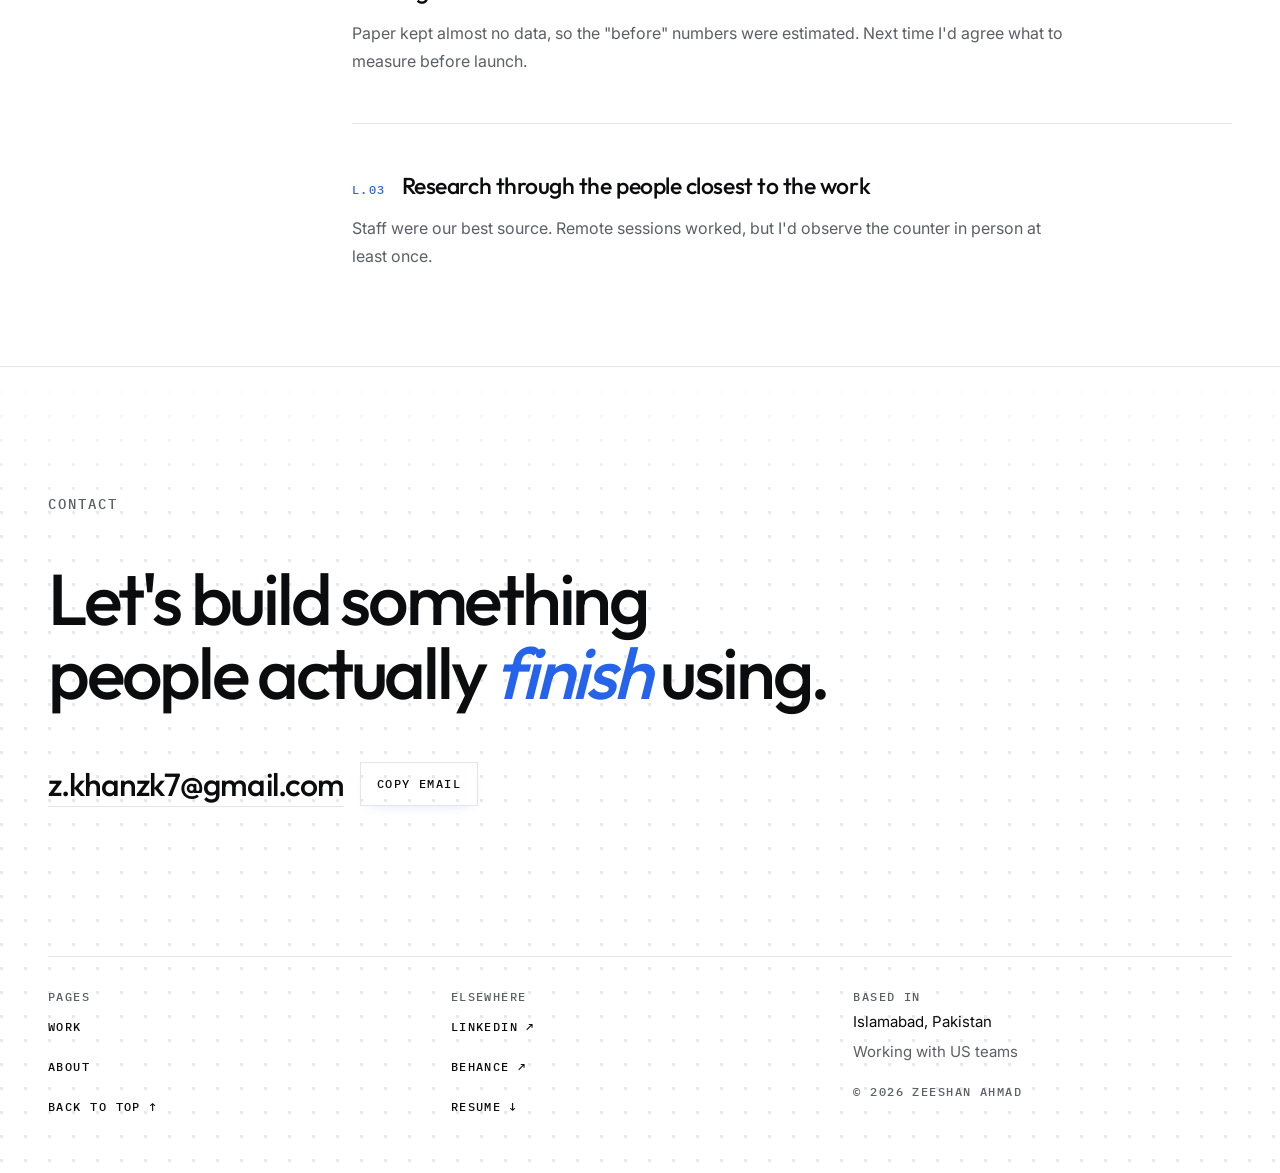
<file: sindh-ombudsman.html>
<!doctype html>
<html lang="en">
<head>
<meta charset="utf-8">
<meta name="viewport" content="width=device-width, initial-scale=1">
<title>Sindh Ombudsman — Case study · Zeeshan Ahmad</title>
<meta name="description" content="How a 30-year paper complaint process became a digital system: 18,000+ complaints in 9 months and resolution cut from 120 to 50 days.">
<meta property="og:title" content="Sindh Ombudsman — Case study · Zeeshan Ahmad">
<meta property="og:description" content="How a 30-year paper complaint process became a digital system: 18,000+ complaints in 9 months and resolution cut from 120 to 50 days.">
<meta property="og:type" content="website">
<meta property="og:image" content="sindh-ombudsman-cover.jpg">
<meta name="twitter:card" content="summary_large_image">
<meta name="theme-color" content="#FFFFFF">
<link rel="icon" href="favicon.svg" type="image/svg+xml">
<link rel="preconnect" href="https://fonts.googleapis.com">
<link rel="preconnect" href="https://fonts.gstatic.com" crossorigin>
<link rel="stylesheet" href="https://fonts.googleapis.com/css2?family=Outfit:wght@400..700&amp;family=Inter:ital,wght@0,400..700;1,400..700&amp;family=IBM+Plex+Mono:wght@400;500;600&amp;display=swap">
<link rel="stylesheet" href="style.css">
</head>
<body>
<div id="top" class="is-root is-light" style="position: relative; font-family: 'Inter', ui-sans-serif, system-ui, sans-serif; color: var(--text)">
<span class="cursor-glow" aria-hidden="true"></span>
<span class="view-cursor mono" aria-hidden="true"></span>
<a class="skip mono" href="#context">Skip to case study</a>

<header class="nav">
<div class="wrap nav-row">
<a class="brand" href="./" aria-label="Zeeshan Ahmad, home">
<span class="mark" aria-hidden="true"><svg class="mark-svg" viewBox="50 61.6 863.5 546" focusable="false"><polygon fill="currentColor" points="50,61.6 50,166.1 302.1,166.1 50,607.6 409.3,607.6 602.9,269.2 739.4,510.1 583.4,510.1 527.7,607.6 913.5,607.6 602.9,61.6 345.2,511.5 226.9,511.5 487.3,61.6"></polygon></svg></span>

</a>
<nav class="nav-links" aria-label="Primary">
<a class="link mono" href="./#work">Work</a>
<a class="link mono" href="./#about">About</a>
<a class="link mono" href="#contact">Contact</a>
<a class="link mono" href="Zeeshan_Ahmad_UIUX_Designer_CV.pdf" download="Zeeshan_Ahmad_UIUX_Designer_CV.pdf">CV <span class="arr arr-d" aria-hidden="true">↓</span></a>
</nav>
<div class="nav-actions">
<a class="btn btn-primary btn-sm mono" href="#contact">Let's talk <span class="arr arr-r" aria-hidden="true">→</span></a>
</div>
</div>
</header>

<main>
<!-- HEADER -->
<section class="wrap cs-top" style="display: flex; flex-direction: column; gap: var(--space-8)">
<a class="link mono" href="./" style="align-self: flex-start"><span class="arr arr-l" aria-hidden="true">←</span> All work</a>
<div class="hero-top enter"><p class="mono label">Case study · P. 01</p><div class="tags"><span class="tag mono">GovTech</span><span class="tag mono">Sindh Government</span></div></div>
<h1 class="serif h-display enter" style="max-width: 1100px">Sindh Ombudsman: a <em>30-year</em> paper process, moved online.</h1>
<p class="lead enter-2" style="max-width: 760px; color: var(--muted)">Citizens filed complaints in person and waited 120 days on average. I designed the system that replaced the paper files: citizen apps on web, mobile and tablet, and the tools staff use to run each case.</p>
</section>

<section class="wrap" aria-label="The 60-second version">
<div class="cs-tldr">
<p class="mono label" style="margin: 0">The 60-second version</p>
<dl class="cs-meta" style="margin: 0">
<div><dt class="mono label">Role</dt><dd style="margin: 0">Sole UI/UX designer</dd></div>
<div><dt class="mono label">Team</dt><dd style="margin: 0">PM · Business analyst · Developers</dd></div>
<div><dt class="mono label">Duration</dt><dd style="margin: 0">6 months</dd></div>
<div><dt class="mono label">Platforms</dt><dd style="margin: 0">Web · Mobile · Tablet</dd></div>
<div><dt class="mono label">Status</dt><dd style="margin: 0">Shipped, 15+ cities</dd></div>
</dl>
<dl class="cs-tldr-grid">
<div><dt>Problem</dt><dd>Filing took a visit, progress was invisible, and every case was found by hand.</dd></div>
<div><dt>What I did</dt><dd>Mapped the paper process into 10+ modules and designed all 150+ screens, from IA to design QA.</dd></div>
<div><dt>Outcome</dt><dd><span class="cs-tldr-num">18,000+</span> complaints in 9 months, and average resolution fell from 120 to 50 days.</dd></div>
</dl>
</div>
</section>

<section class="wrap" style="padding-top: var(--space-12)">
<div class="ph has-img enter-3" style="aspect-ratio: 2000 / 1156; width: 100%"><img src="home-754c59a9.jpg" alt="Sindh Ombudsman on desktop, tablet and mobile: the Insights dashboard with complaint totals and a district chart, beside the citizen app home with complaints and other services" style="object-position: 50% 50%"></div>
</section>

<!-- BODY WITH STICKY INDEX -->
<div class="wrap cs-layout" style="position: relative">
<nav class="cs-index" aria-label="Case study chapters">
<a class="mono" href="#context" aria-current="false"><span>01</span>Context</a>
<a class="mono" href="#problem" aria-current="false"><span>02</span>Problem</a>
<a class="mono" href="#research" aria-current="false"><span>03</span>Investigation</a>
<a class="mono" href="#solution" aria-current="false"><span>04</span>Design decisions</a>
<a class="mono" href="#iteration" aria-current="false"><span>05</span>Iteration</a>
<a class="mono" href="#outcomes" aria-current="false"><span>06</span>Outcomes</a>
<a class="mono" href="#learnings" aria-current="false"><span>07</span>Learnings</a>
</nav>

<div class="cs-main">
<!-- 01 CONTEXT -->
<section id="context" class="chapter reveal" aria-labelledby="c1">
<div class="ch-head">
<p class="mono sec-label">01 <i></i> Context</p>
<h2 id="c1" class="serif h-section">What is the Sindh Ombudsman?</h2>
</div>
<div class="body">
<p class="lead">The office investigates citizens' complaints against provincial departments. For 30 years, every case moved on paper between offices. Three groups depend on the same file.</p>
</div>
<div class="table-box" style="margin-top: var(--space-12)">
<table class="table">
<thead><tr><th scope="col">Role</th><th scope="col">What they need</th><th scope="col">What paper made hard</th></tr></thead>
<tbody>
<tr><td><strong style="font-weight: 600">Citizens</strong></td><td>File a complaint and follow it to a decision</td><td>Filing meant a visit; after that, no way to check progress</td></tr>
<tr><td><strong style="font-weight: 600">Regional office staff</strong></td><td>Register, find and update complaints</td><td>Searching handwritten registers by name or date</td></tr>
<tr><td><strong style="font-weight: 600">Case officers</strong></td><td>Run hearings, decide and close cases</td><td>Cause lists and disposals kept by hand, with no live view of what was pending</td></tr>
</tbody>
</table>
</div>
<div class="sub">
<h3 class="serif h-item">My part</h3>
<p class="muted body">The only designer, alongside a PM, a business analyst and developers. I owned the information architecture, designed every citizen and staff screen, built the component system, and ran handoff and design QA.</p>
</div>
</section>

<!-- 02 PROBLEM -->
<section id="problem" class="chapter band reveal" aria-labelledby="c2">
<div class="ch-head">
<p class="mono sec-label">02 <i></i> Problem</p>
<h2 id="c2" class="serif h-section">A complaint took <em>120 days</em> on average, and nobody could see where it was.</h2>
</div>
<div class="body">
<p class="lead">Citizens couldn't follow their case, staff couldn't find it, and officers couldn't see what was overdue.</p>
</div>
<div class="cs-grid4">
<div class="sub"><div class="sub-head"><span class="mono">02 A</span><h3 class="serif h-item">Filing took a visit and a long form</h3></div><p class="muted body">Everything was asked at once, in person.</p></div>
<div class="sub"><div class="sub-head"><span class="mono">02 B</span><h3 class="serif h-item">After filing, silence</h3></div><p class="muted body">Checking progress meant a phone call or a visit.</p></div>
<div class="sub"><div class="sub-head"><span class="mono">02 C</span><h3 class="serif h-item">Finding a case meant searching by hand</h3></div><p class="muted body">Handwritten registers, searched by name or date.</p></div>
<div class="sub"><div class="sub-head"><span class="mono">02 D</span><h3 class="serif h-item">No live view for officers</h3></div><p class="muted body">Pending and overdue cases only showed up when someone counted them.</p></div>
</div>
</section>


<!-- 03 INVESTIGATION -->
<section id="research" class="chapter reveal" aria-labelledby="c3">
<div class="ch-head">
<p class="mono sec-label">03 <i></i> Investigation</p>
<h2 id="c3" class="serif h-section">Learning the paper process before designing <em>a screen</em>.</h2>
</div>
<div class="body">
<p class="lead">Citizens weren't part of the research, so we learned from the staff who handle every complaint. The product owner ran on-site sessions in Sukkur; I joined remotely.</p>
</div>
<div class="table-box" style="margin-top: var(--space-12)">
<table class="table">
<thead><tr><th scope="col">Method</th><th scope="col">With whom</th><th scope="col">What it gave us</th></tr></thead>
<tbody>
<tr><td><strong style="font-weight: 600">Interviews</strong></td><td>8+ staff and officers</td><td>How a complaint moves, and where it gets stuck</td></tr>
<tr><td><strong style="font-weight: 600">Diary study, about one week</strong></td><td>Staff, during their normal work</td><td>How cases are handled day to day, not how the manual says</td></tr>
<tr><td><strong style="font-weight: 600">Document analysis</strong></td><td>Paper forms, registers, office manuals</td><td>Every field, register and hand-off, the order of a case's stages, and the baseline numbers</td></tr>
<tr><td><strong style="font-weight: 600">Competitive analysis</strong></td><td>The product owner and me</td><td>How the Punjab Ombudsman's system and mobile app handle the same job</td></tr>
<tr><td><strong style="font-weight: 600">Process mapping</strong></td><td>Me, from the above</td><td>The map that became 10+ modules</td></tr>
</tbody>
</table>
</div>
<p class="muted body" style="margin-top: var(--space-8)">The findings became the four problems above, and the manuals' case order became the case page.</p>
</section>

<!-- 04 DESIGN DECISIONS -->
<section id="solution" class="chapter reveal" aria-labelledby="c4">
<div class="ch-head">
<p class="mono sec-label">04 <i></i> Design decisions</p>
<h2 id="c4" class="serif h-section">Each decision answers one of the <em>four problems</em>.</h2>
</div>
<div class="body">
<p class="lead">Each module went from wireframe and prototype to high fidelity, reviewed by the team and approved by the Ombudsman's office.</p>
</div>
<div class="sub">
<h3 class="serif h-item">The citizen's happy path</h3>
<figure class="fig journey-img">
<picture>
<source media="(max-width: 720px)" srcset="so-journey-v.png">
<img src="so-journey-h.png" alt="Citizen journey map in seven steps, grouped into three phases: File (about 3 minutes, estimated), Follow, and Resolve (50 days on average). The full steps are listed below for screen readers." width="1776" height="1022">
</picture>
<ol class="sr-only" aria-label="The citizen's journey, step by step">
<li>Register: picks their citizen type and signs up. System: the right form for each citizen type.</li>
<li>Verify CNIC: confirms identity with their CNIC. System: every complaint is findable by CNIC.</li>
<li>Describe complaint: explains the issue with the department. System: routed to the right department.</li>
<li>Submit: reviews and sends it, in an estimated 3 minutes. System: a complaint number to track it by.</li>
<li>Track status: follows progress without visiting an office. System: a numbered activity timeline.</li>
<li>Hearing: attends a scheduled hearing. System: listed on the cause list, with a notice sent.</li>
<li>Resolved: receives the decision and rates it. System: the decision is recorded and shared.</li>
</ol>
<figcaption class="mono">Citizen journey: an estimated 3 minutes to file, 120 → 50 days average resolution, 18,000+ complaints in 9 months</figcaption>
</figure>
</div>

<div class="tabs" aria-label="Solution views" style="margin-top: var(--space-16)">
<button type="button" class="tab mono is-on" aria-pressed="true" data-tab="hifi">High fidelity<span class="tab-count">17</span></button>
<button type="button" class="tab mono" aria-pressed="false" data-tab="wf">Wireframes<span class="tab-count">22</span></button>
</div>
<div data-panel="hifi">
<div class="tab-panel">
<p class="muted body">22 wireframes first, then high fidelity. Here are 17 key screens in use today.</p>
<div class="sub">
<div class="sub-head"><span class="mono">H.01</span><h3 class="serif h-item">Stepped registration</h3><span class="mono label">Answers 02 A</span></div>
<p class="muted body">Three short screens instead of one long form. Citizen type comes first, so the form asks only what that person needs, and optional details stay folded. Urdu is one tap away. About 3 minutes to file (estimated).</p>
<figure class="fig">
<div class="screens">
<div class="screen"><img src="so-01-welcome.png" alt="Welcome screen with two large buttons: Login for registered citizens and Register for new citizens, and an Urdu language switch" width="402" height="882"><p class="screen-cap"><span class="mono">01</span>Log in or register</p></div>
<div class="screen"><img src="so-02-citizen-type.png" alt="Citizen type screen with three options: Pakistani Citizen, Overseas Pakistani and Foreigner, each with a one-line explanation" width="402" height="882"><p class="screen-cap"><span class="mono">02</span>Who are you?</p></div>
<div class="screen"><img src="so-03-account-form.png" alt="Account information form for an inland citizen: name, tehsil, phone with a NADRA hint, CNIC, gender and address, with optional information collapsed" width="402" height="882"><p class="screen-cap"><span class="mono">03</span>Account details</p></div>
</div>
<figcaption class="mono">Fig 02. Registration in three short screens, mobile</figcaption>
</figure>
</div>
<div class="sub">
<div class="sub-head"><span class="mono">H.02</span><h3 class="serif h-item">One complaint, one reference, three tabs</h3><span class="mono label">Answers 02 B</span></div>
<p class="muted body">Each complaint gets a readable reference (region, department, year). The Activity tab shows who acted and when, answering "where is my case?" without a phone call. Citizens rate the decision when it closes.</p>
<figure class="fig">
<div class="screens">
<div class="screen"><img src="so-04-complaint.png" alt="Complaint tab for complaint KHI-AK-EDU-0001/2025: complaint type, department, citizen and location details, then the subject and full complaint text. Personal contact details are blurred." width="402" height="886"><p class="screen-cap"><span class="mono">01</span>Complaint</p></div>
<div class="screen"><img src="so-05-activity.png" alt="Activity tab: acknowledgment date, then a numbered timeline of actions by department officers, each with a date, a note and attached documents" width="402" height="882"><p class="screen-cap"><span class="mono">02</span>Activity</p></div>
<div class="screen"><img src="so-06-decision.png" alt="Decision tab with the Ombudsman's remarks and a bottom sheet asking the citizen to rate the decision from one to five stars and leave feedback" width="402" height="882"><p class="screen-cap"><span class="mono">03</span>Decision</p></div>
</div>
<figcaption class="mono">Fig 03. Complaint detail: complaint, activity and decision tabs, mobile</figcaption>
</figure>
</div>
<div class="sub">
<div class="sub-head"><span class="mono">H.03</span><h3 class="serif h-item">Search and insights for staff</h3><span class="mono label">Answers 02 C and 02 D</span></div>
<p class="muted body">Any case can be found by CNIC or complaint number from any screen. The role-based dashboard puts overdue and escalated counts beside the totals, shows which districts are falling behind, and mirrors fully into Urdu.</p>
<figure class="fig">
<div class="d-stack" role="group" aria-label="Insights dashboard screens" style="--arw: 1440; --arh: 1000"><input class="d-in" type="radio" name="so-ins" id="so-ins-1" aria-label="Show Insights, English"><input class="d-in" type="radio" name="so-ins" id="so-ins-2" aria-label="Show Urdu, right to left"><input class="d-in" type="radio" name="so-ins" id="so-ins-3" aria-label="Show Collapsed navigation"><input class="d-in" type="radio" name="so-ins" id="so-ins-4" aria-label="Show Department officer view"><div class="d-deck" style="--n: 3"><label class="d-card" for="so-ins-1" style="--i: 0"><img src="insights-en.jpg" alt="Insights dashboard in English: total, resolved, new today, overdue, pending escalations and average resolution time cards, a bar chart of average response time for the top five districts, and an area chart of resolved versus new complaints across ten districts" width="1440" height="1000" loading="lazy"></label><label class="d-card" for="so-ins-2" style="--i: 1"><img src="insights-ur.jpg" alt="The same Insights dashboard in Urdu with a right-to-left layout: the sidebar moves to the right and the charts and cards are mirrored" width="1440" height="1000" loading="lazy"></label><label class="d-card" for="so-ins-3" style="--i: 2"><img src="insights-collapsed.jpg" alt="Insights dashboard with the sidebar collapsed to icons, giving the cards and charts more width" width="1440" height="1000" loading="lazy"></label><label class="d-card" for="so-ins-4" style="--i: 3"><img src="officer-overview.jpg" alt="Department officer overview: a shorter sidebar, three summary cards and a paginated list of all complaints with status, office and department" width="1440" height="1000" loading="lazy"></label></div><div class="d-tabs"><label class="d-tab" for="so-ins-1"><span class="mono">01</span>Insights, English</label><label class="d-tab" for="so-ins-2"><span class="mono">02</span>Urdu, right to left</label><label class="d-tab" for="so-ins-3"><span class="mono">03</span>Collapsed navigation</label><label class="d-tab" for="so-ins-4"><span class="mono">04</span>Department officer view</label></div></div>
<figcaption class="mono">Fig 04. Insights dashboard, web. Pick a screen to bring it to the front</figcaption>
</figure>
</div>
<div class="sub">
<div class="sub-head"><span class="mono">H.04</span><h3 class="serif h-item">Nine stages, one case page</h3><span class="mono label">Answers 02 D</span></div>
<p class="muted body">The paper file became one page with nine tabs, in the order the office's manuals set out. Officers kept their process; only where it lived changed.</p>
<figure class="fig">
<div class="d-stack" role="group" aria-label="Case page screens" style="--arw: 1440; --arh: 1000"><input class="d-in" type="radio" name="so-case" id="so-case-1" aria-label="Show Examination"><input class="d-in" type="radio" name="so-case" id="so-case-2" aria-label="Show Decision findings"><input class="d-in" type="radio" name="so-case" id="so-case-3" aria-label="Show Decision"><input class="d-in" type="radio" name="so-case" id="so-case-4" aria-label="Show Implementation"><div class="d-deck" style="--n: 3"><label class="d-card" for="so-case-1" style="--i: 0"><img src="examination.jpg" alt="Examination tab: complaint and citizen details with a Verify CNIC button, the complaint text and attachments, then diary number and officer fields with Admissible and Non-Admissible buttons. Personal contact details are blurred." width="1440" height="1000" loading="lazy"></label><label class="d-card" for="so-case-2" style="--i: 1"><img src="findings.jpg" alt="Decision Findings tab: a decision draft text area, an attachment drop zone and Clear and Submit buttons" width="1440" height="1000" loading="lazy"></label><label class="d-card" for="so-case-3" style="--i: 2"><img src="decision.jpg" alt="Decision tab: complaint and office details, the complaint text, the draft findings with an Edit button, the final decision PDF and a field to write the decision. Personal contact details are blurred." width="1440" height="1000" loading="lazy"></label><label class="d-card" for="so-case-4" style="--i: 3"><img src="implementation.jpg" alt="Implementation tab: a numbered timeline of officer actions with dates and documents, and a composer to message the complainant or agency by WhatsApp, SMS, email or post" width="1440" height="1000" loading="lazy"></label></div><div class="d-tabs"><label class="d-tab" for="so-case-1"><span class="mono">01</span>Examination</label><label class="d-tab" for="so-case-2"><span class="mono">02</span>Decision findings</label><label class="d-tab" for="so-case-3"><span class="mono">03</span>Decision</label><label class="d-tab" for="so-case-4"><span class="mono">04</span>Implementation</label></div></div>
<figcaption class="mono">Fig 05. The case page across its stages, web. Pick a screen to bring it to the front</figcaption>
</figure>
<ul class="callouts">
<li><span class="mono">01</span><strong style="font-weight: 600">Verify before admitting</strong><span class="muted">CNIC is checked first, so every admitted case is tied to a real person.</span></li>
<li><span class="mono">02</span><strong style="font-weight: 600">Drafts build on each other</strong><span class="muted">Findings feed the decision, so nothing is retyped.</span></li>
<li><span class="mono">03</span><strong style="font-weight: 600">Reach people how they listen</strong><span class="muted">WhatsApp, SMS, email or post, because citizens use different channels.</span></li>
</ul>
</div>
<div class="sub">
<div class="sub-head"><span class="mono">H.05</span><h3 class="serif h-item">Run by the office, not by developers</h3></div>
<p class="muted body">Staff manage roles, categories and offices themselves. Items are switched off, not deleted, so old cases keep their history.</p>
<figure class="fig">
<div class="d-stack" role="group" aria-label="Admin and configuration screens" style="--arw: 1440; --arh: 1000"><input class="d-in" type="radio" name="so-adm" id="so-adm-1" aria-label="Show Roles &amp; permissions"><input class="d-in" type="radio" name="so-adm" id="so-adm-2" aria-label="Show Complaint categories"><input class="d-in" type="radio" name="so-adm" id="so-adm-3" aria-label="Show Regional offices"><div class="d-deck" style="--n: 2"><label class="d-card" for="so-adm-1" style="--i: 0"><img src="roles.jpg" alt="Roles and permissions: choose a role, then tick Create, Update, View and Delete for each module, and assign" width="1440" height="1000" loading="lazy"></label><label class="d-card" for="so-adm-2" style="--i: 1"><img src="categories.jpg" alt="Complaint categories: each category mapped to a department with an active toggle and edit action, and a form to add new ones" width="1440" height="1000" loading="lazy"></label><label class="d-card" for="so-adm-3" style="--i: 2"><img src="offices.jpg" alt="Regional offices: each office with its contact number, status and an on/off toggle" width="1440" height="1000" loading="lazy"></label></div><div class="d-tabs"><label class="d-tab" for="so-adm-1"><span class="mono">01</span>Roles &amp; permissions</label><label class="d-tab" for="so-adm-2"><span class="mono">02</span>Complaint categories</label><label class="d-tab" for="so-adm-3"><span class="mono">03</span>Regional offices</label></div></div>
<figcaption class="mono">Fig 06. Admin and configuration, web. Pick a screen to bring it to the front</figcaption>
</figure>
</div>
</div>
</div>
<div data-panel="wf" hidden>
<div class="tab-panel">
<p class="muted body">Every screen was drawn in greyscale first, to settle structure before style. Here are four of the key ones.</p>
<div class="wf-grid">
<figure class="wf-card"><img src="wf-05-insights-en.png" alt="Wireframe of the English Insights dashboard with six KPI cards, response time by district and recent cases" width="1366" height="763"><figcaption><span class="mono label">Insights · Admin</span><span class="wf-cap-title">Key numbers first, districts compared at a glance.</span></figcaption></figure>
<figure class="wf-card"><img src="wf-06-insights-ur.png" alt="Wireframe of the same Insights dashboard in Urdu, mirrored right to left" width="1366" height="763"><figcaption><span class="mono label">Insights · Urdu (RTL)</span><span class="wf-cap-title">Mirrored for right-to-left, not just translated.</span></figcaption></figure>
<figure class="wf-card"><img src="wf-02-complaints.png" alt="Wireframe of the Complaints list with filters, KPI cards and a table with Escalate and Details on each row" width="1366" height="763"><figcaption><span class="mono label">Complaints · Staff</span><span class="wf-cap-title">Filters, numbers, then the table. Escalate from any row.</span></figcaption></figure>
<figure class="wf-card"><img src="wf-01-new-complaint.png" alt="Wireframe of the New Complaint form, showing its first sections" width="736" height="1224"><figcaption><span class="mono label">New complaint · Citizen</span><span class="wf-cap-title">Four short sections, an affidavit before submit.</span></figcaption></figure>
</div>
<div class="wf-more">
<p><span class="mono label">22 wireframes · admin, officer, citizen web and mobile</span><span class="wf-more-title">See every wireframe, with notes, on its own page.</span></p>
<a class="btn btn-primary mono" href="sindh-ombudsman-wireframes.html">View all wireframes <span class="arr arr-r" aria-hidden="true">→</span></a>
</div>
</div>
</div>
</section>

<!-- 05 ITERATION -->
<section id="iteration" class="chapter band reveal" aria-labelledby="c5i">
<div class="ch-head">
<p class="mono sec-label">05 <i></i> Iteration</p>
<h2 id="c5i" class="serif h-section">What <em>staff</em> changed.</h2>
</div>
<div class="body">
<p class="lead">Staff reviewed Figma prototypes at each stage. Two changes came straight from them.</p>
</div>
<div class="sub"><div class="sub-head"><span class="mono">I.01</span><h3 class="serif h-item">Tabs instead of sub-menus</h3></div><p class="muted body">Module pages moved out of a long nested menu into tabs, so the menu stays short.</p></div>
<div class="sub"><div class="sub-head"><span class="mono">I.02</span><h3 class="serif h-item">Multiple documents in one upload</h3></div><p class="muted body">Complaints often arrive with several papers, so the uploader takes them together.</p></div>
<p class="muted body" style="margin-top: var(--space-8)">Their effect on task time hasn't been measured.</p>
</section>

<!-- 06 OUTCOMES -->
<section id="outcomes" class="chapter reveal" aria-labelledby="c6">
<div class="ch-head">
<p class="mono sec-label">06 <i></i> Outcomes</p>
<h2 id="c6" class="serif h-section">About three times the complaints, resolved in <em>under half</em> the time.</h2>
</div>
<p class="mono label" style="margin-bottom: var(--space-6)">Key results</p>
<dl class="stats stats-3" style="margin: 0">
<div class="stat"><dt class="mono label" style="order: 2">Complaints in 9 months</dt><dd class="serif stat-num" style="margin: 0; color: var(--signal-ink)">18,000+</dd><dd class="muted stat-sub" style="order: 3">vs 7–8K a year on paper</dd><dd class="stat-tag mono is-measured" style="order: 4">Measured</dd></div>
<div class="stat"><dt class="mono label" style="order: 2">Days, average resolution</dt><dd class="serif stat-num" style="margin: 0; color: var(--signal-ink)">120 → 50</dd><dd class="muted stat-sub" style="order: 3">Less than half the time</dd><dd class="stat-tag mono is-measured" style="order: 4">Measured</dd></div>
<div class="stat"><dt class="mono label" style="order: 2">Cities across Sindh</dt><dd class="serif stat-num" style="margin: 0">15+</dd><dd class="muted stat-sub" style="order: 3">where the system is deployed</dd><dd class="stat-tag mono" style="order: 4">Deployment</dd></div>
</dl>
<p class="mono label" style="margin-top: var(--space-6); white-space: normal">Source: the system's own reports, first 9 months after launch in March 2025. The paper baseline is estimated from the office's manuals and registers.</p>
<div class="table-box" style="margin-top: var(--space-12)">
<table class="table ev-table">
<thead><tr><th scope="col">Evidence</th><th scope="col">Result</th></tr></thead>
<tbody>
<tr><td><span class="ev-tag mono is-measured">Measured</span></td><td>18,000+ complaints in 9 months and a 50-day average resolution, from the system's reports. The paper figures (7–8K a year, 120 days) are estimates</td></tr><tr><td><span class="ev-tag mono">By design</span></td><td>About 3 minutes to file on a phone (estimated), any case findable by CNIC or reference, and overdue cases on one screen</td></tr><tr><td><span class="ev-tag mono is-open">Not yet measured</span></td><td>Time to find a case, first-time filers finishing without help, and citizen ratings</td></tr>
</tbody>
</table>
</div>
<div class="sub" style="border-top: 0">
<h3 class="serif h-item">What the design did, and didn't, cause</h3>
<p class="muted body">These are system-level results: going digital, the 15+ city rollout and the office's own work all contributed. The design's share hasn't been measured.</p>
</div>
</section>

<!-- 07 LEARNINGS -->
<section id="learnings" class="chapter reveal" aria-labelledby="c7">
<div class="ch-head">
<p class="mono sec-label">07 <i></i> Learnings</p>
<h2 id="c7" class="serif h-section">What I'd take to the next project.</h2>
</div>
<div class="sub" style="border-top: 0; margin-top: 0; padding-top: 0"><div class="sub-head"><span class="mono">L.01</span><h3 class="serif h-item">Urdu is a layout, not a translation</h3></div><p class="muted body">Planning right to left from the wireframes worked. Next time, I'd review Urdu with staff in the same rounds as English.</p></div>
<div class="sub"><div class="sub-head"><span class="mono">L.02</span><h3 class="serif h-item">Agree on the baseline in week one</h3></div><p class="muted body">Paper kept almost no data, so the "before" numbers were estimated. Next time I'd agree what to measure before launch.</p></div>
<div class="sub"><div class="sub-head"><span class="mono">L.03</span><h3 class="serif h-item">Research through the people closest to the work</h3></div><p class="muted body">Staff were our best source. Remote sessions worked, but I'd observe the counter in person at least once.</p></div>
</section>
</div>
</div>

</main>

<footer id="contact" class="contact" aria-labelledby="contact-title">
<div class="wrap" style="display: flex; flex-direction: column; gap: var(--space-12)">
<p class="mono sec-label">Contact</p>
<h2 id="contact-title" class="serif h-contact reveal" style="font-size: 72px">Let's build something people actually <em>finish</em> using.</h2>
<div class="email-row reveal">
<a class="email" href="mailto:z.khanzk7@gmail.com" style="font-size: 32px">z.khanzk7@gmail.com</a>
<button class="btn btn-sm mono" type="button" data-copy-email aria-live="polite">Copy email</button>
</div>
<div class="foot">
<div class="foot-col"><span class="mono label">Pages</span><a class="link mono" href="./#work">Work</a><a class="link mono" href="./#about">About</a><a class="link mono" href="#top">Back to top <span class="arr arr-u" aria-hidden="true">↑</span></a></div>
<div class="foot-col"><span class="mono label">Elsewhere</span><a class="link mono" href="https://www.linkedin.com/in/zeeshan-ahmad-98650314a/" target="_blank" rel="noopener">LinkedIn <span class="arr arr-ne" aria-hidden="true">↗</span></a><a class="link mono" href="https://www.behance.net/zeeshanahmad66" target="_blank" rel="noopener">Behance <span class="arr arr-ne" aria-hidden="true">↗</span></a><a class="link mono" href="Zeeshan_Ahmad_UIUX_Designer_CV.pdf" download="Zeeshan_Ahmad_UIUX_Designer_CV.pdf">Resume <span class="arr arr-d" aria-hidden="true">↓</span></a></div>
<div class="foot-col"><span class="mono label">Based in</span><span style="font-size: 15px">Islamabad, Pakistan</span><span class="muted" style="font-size: 15px">Working with US teams</span><span class="mono label" style="margin-top: var(--space-4)">© 2026 Zeeshan Ahmad</span></div>
</div>
</div>
</footer>
</div>
<script src="site.js" defer></script>
</body>
</html>
</file>
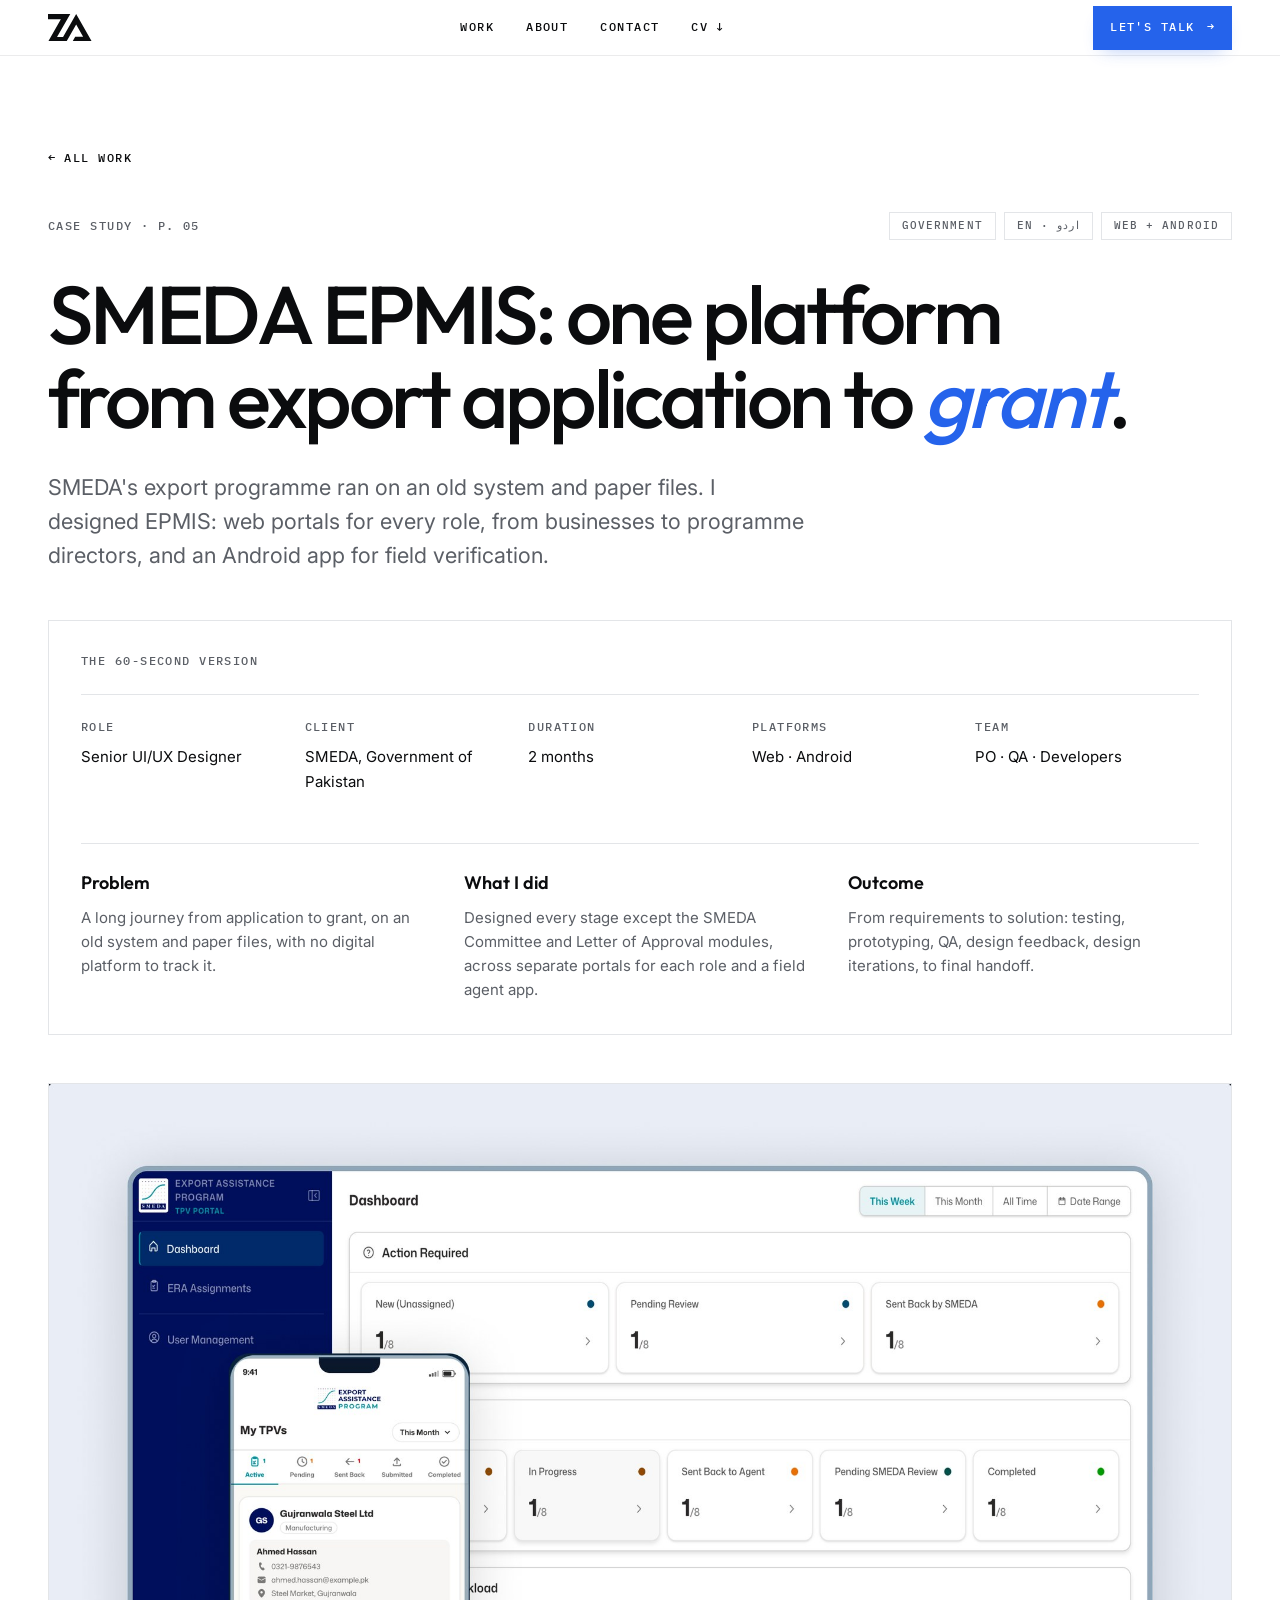
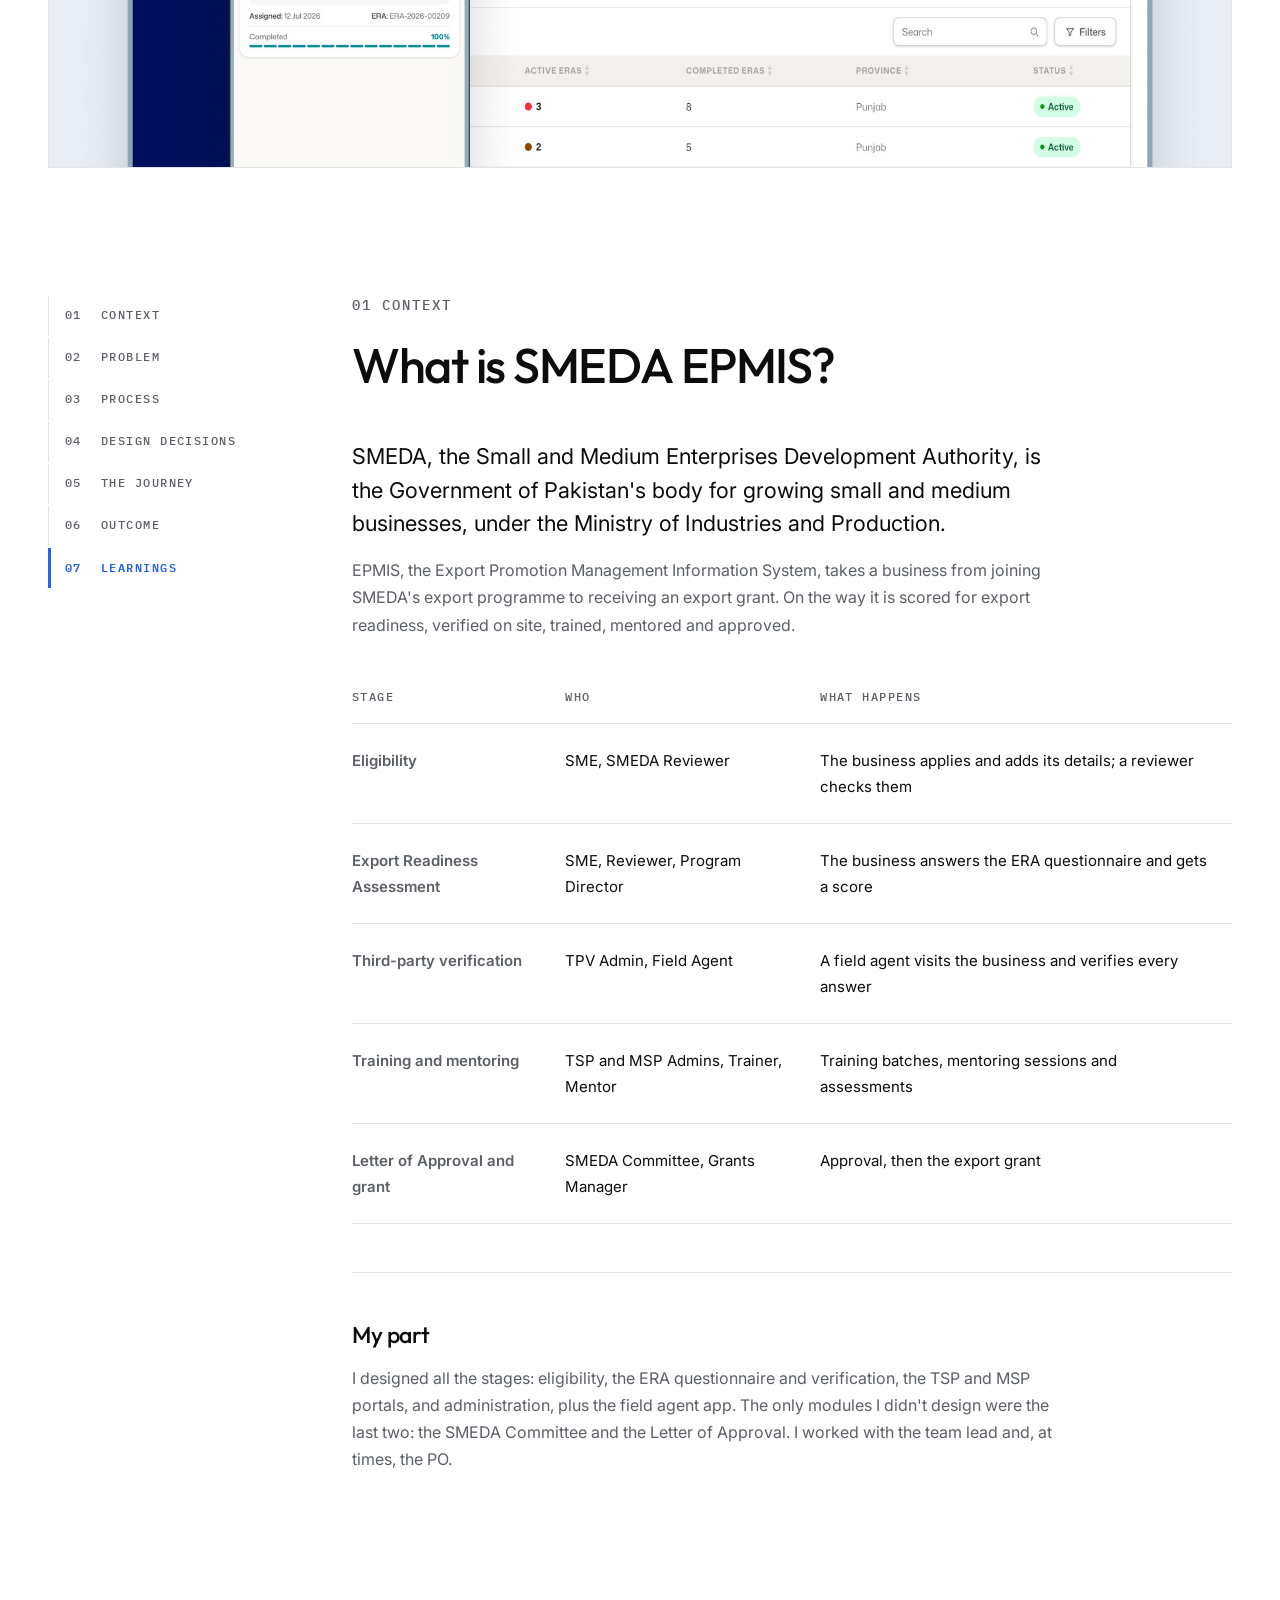
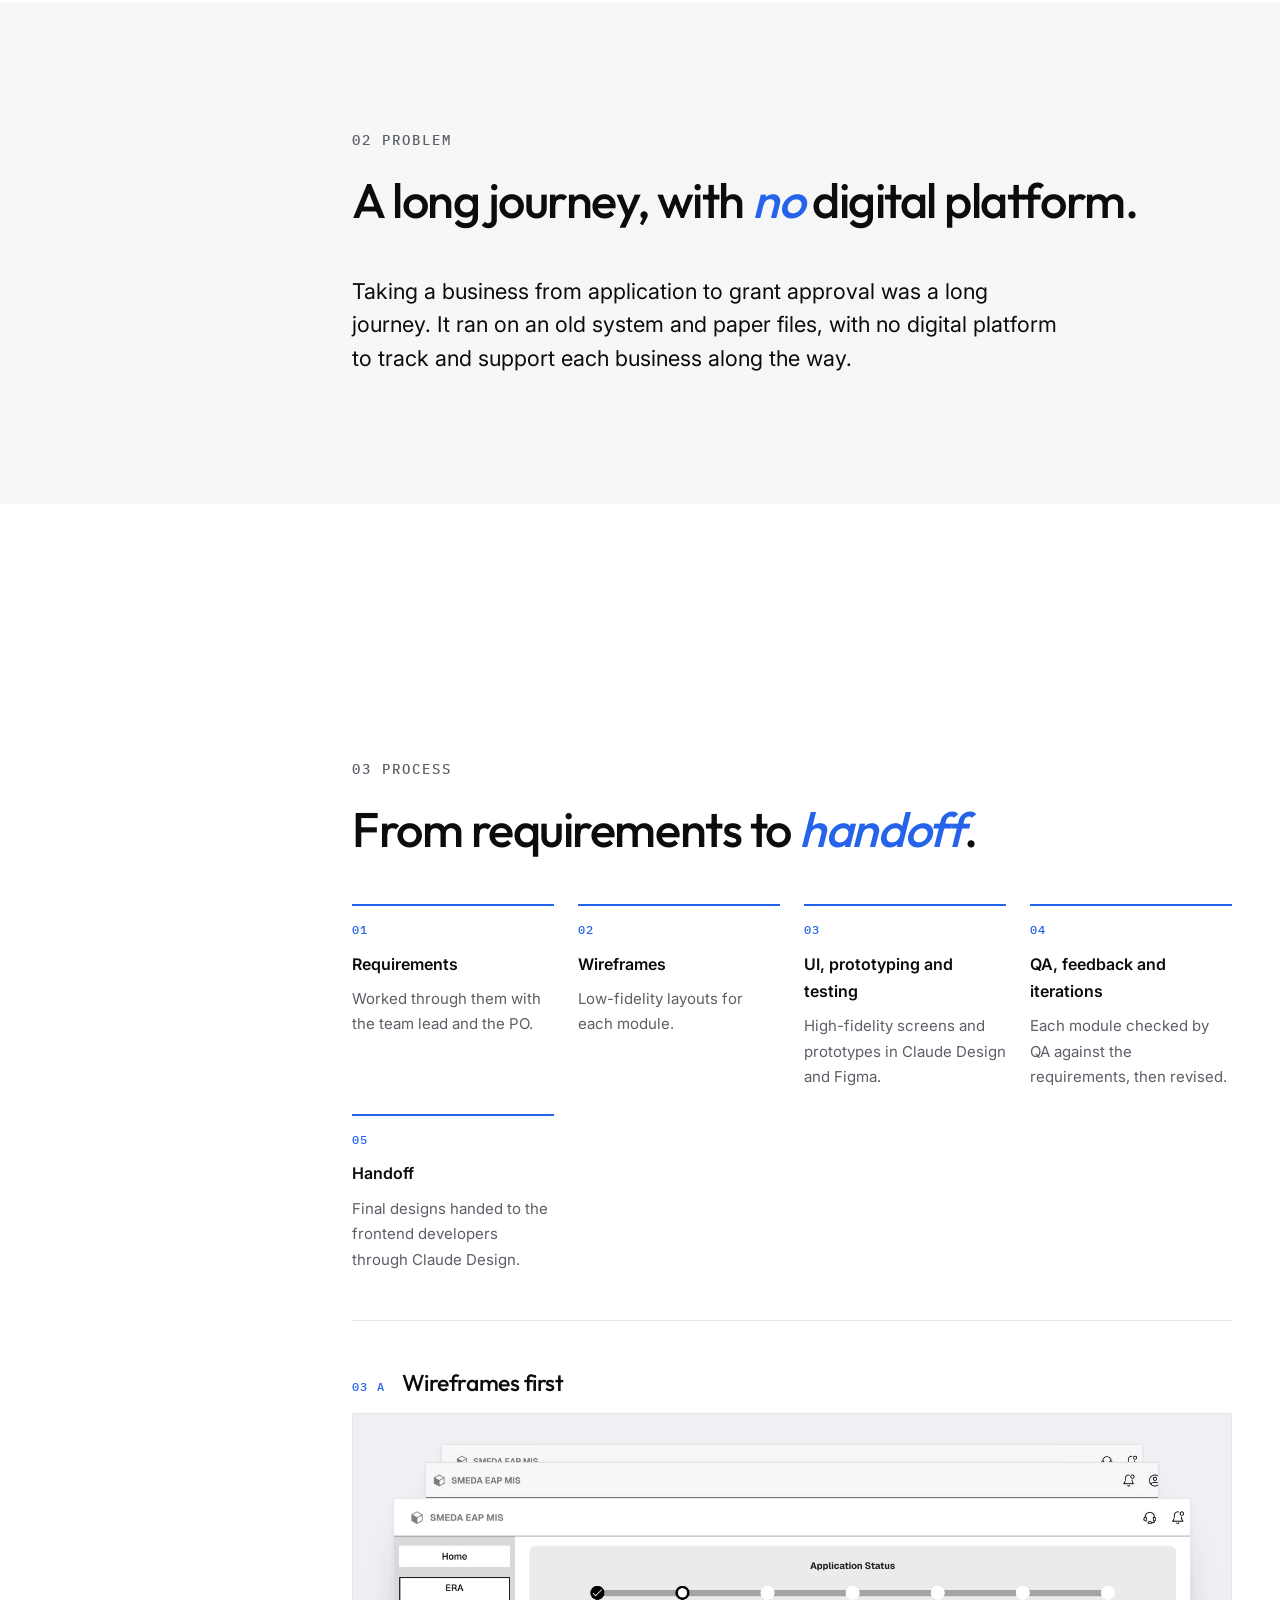
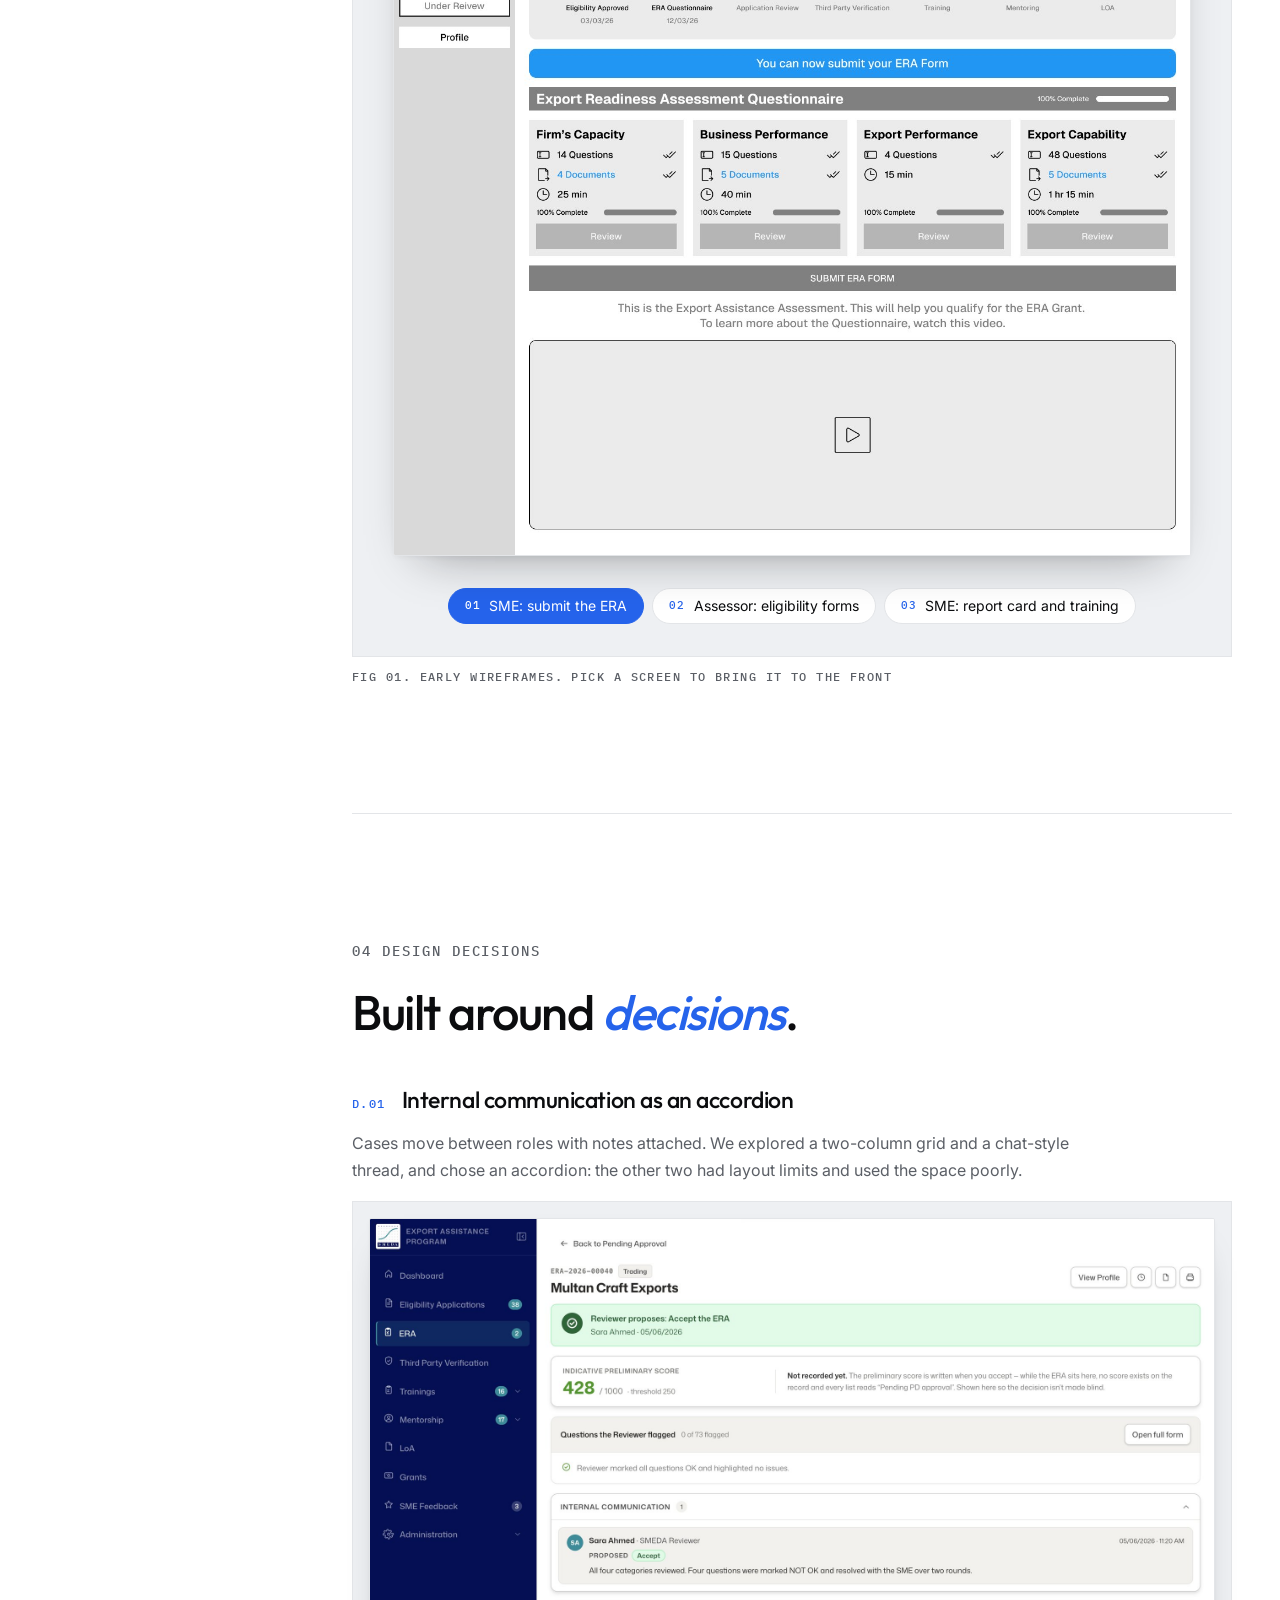
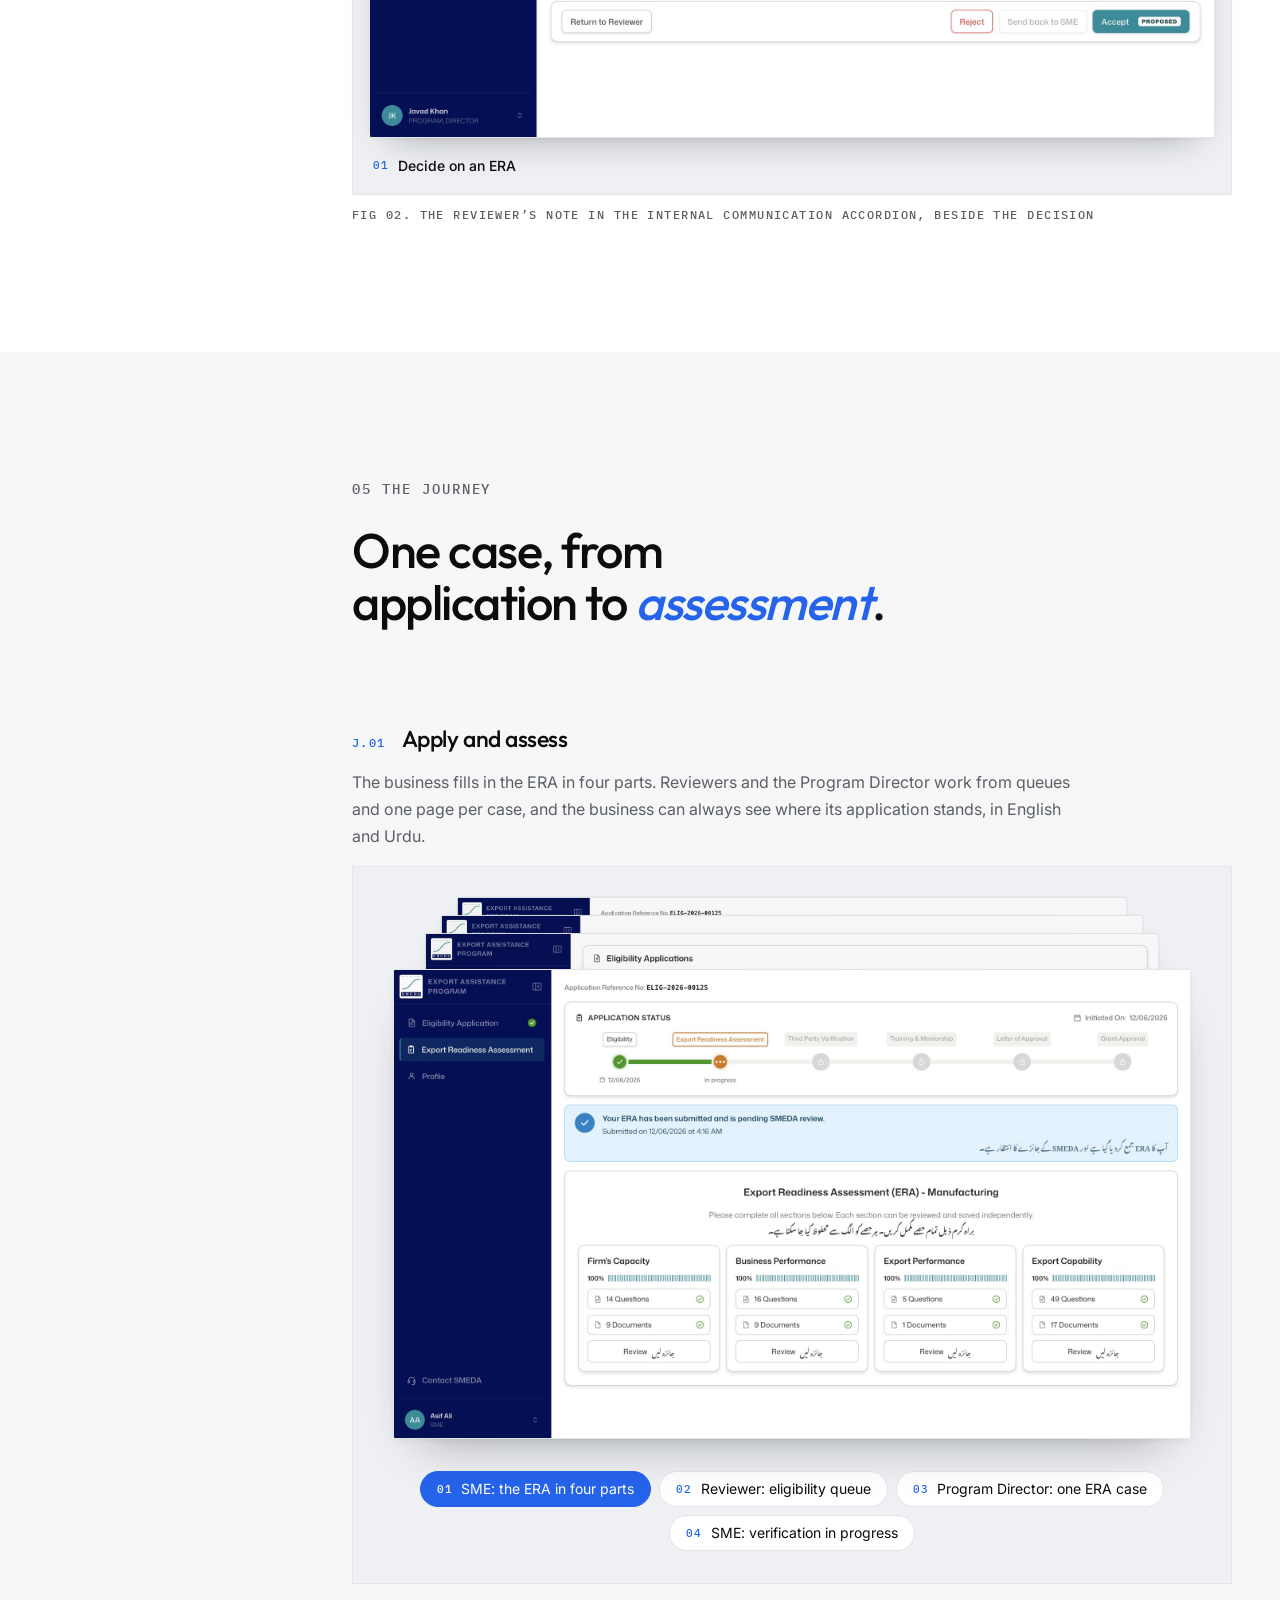
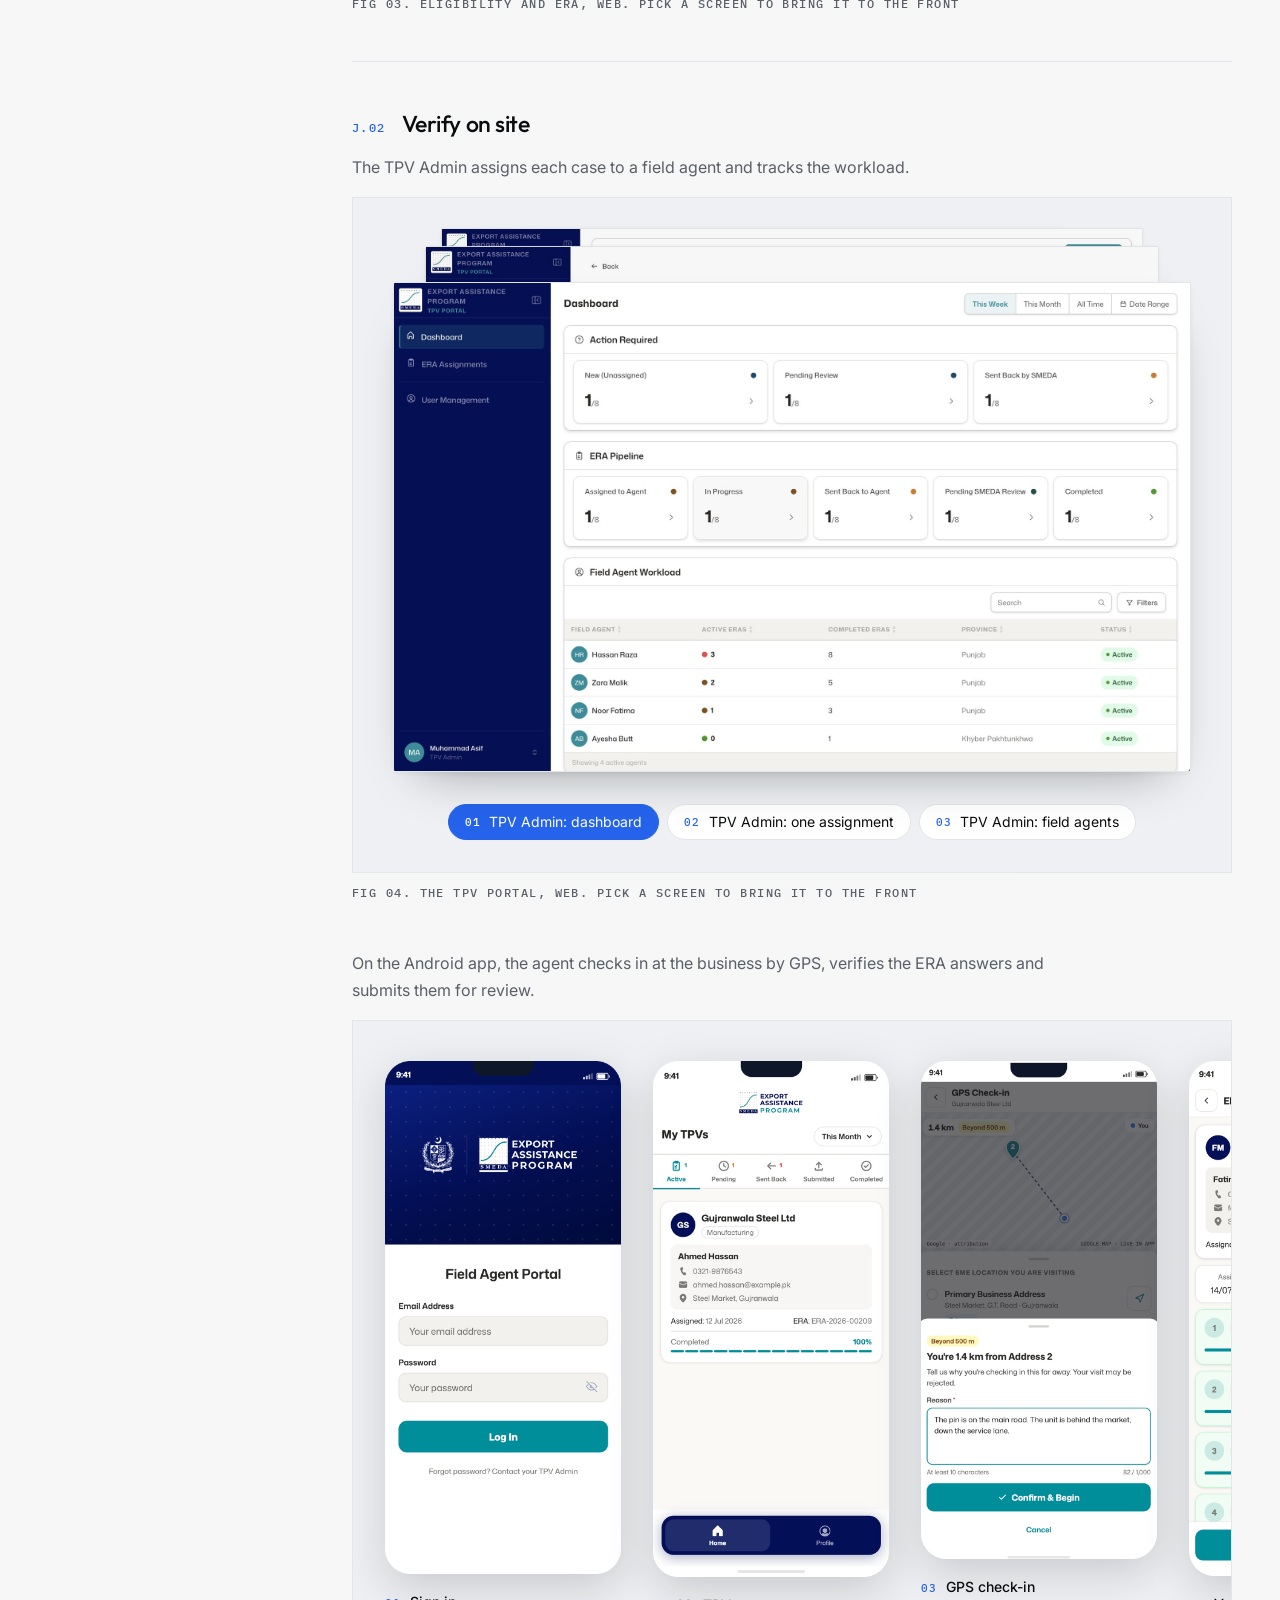
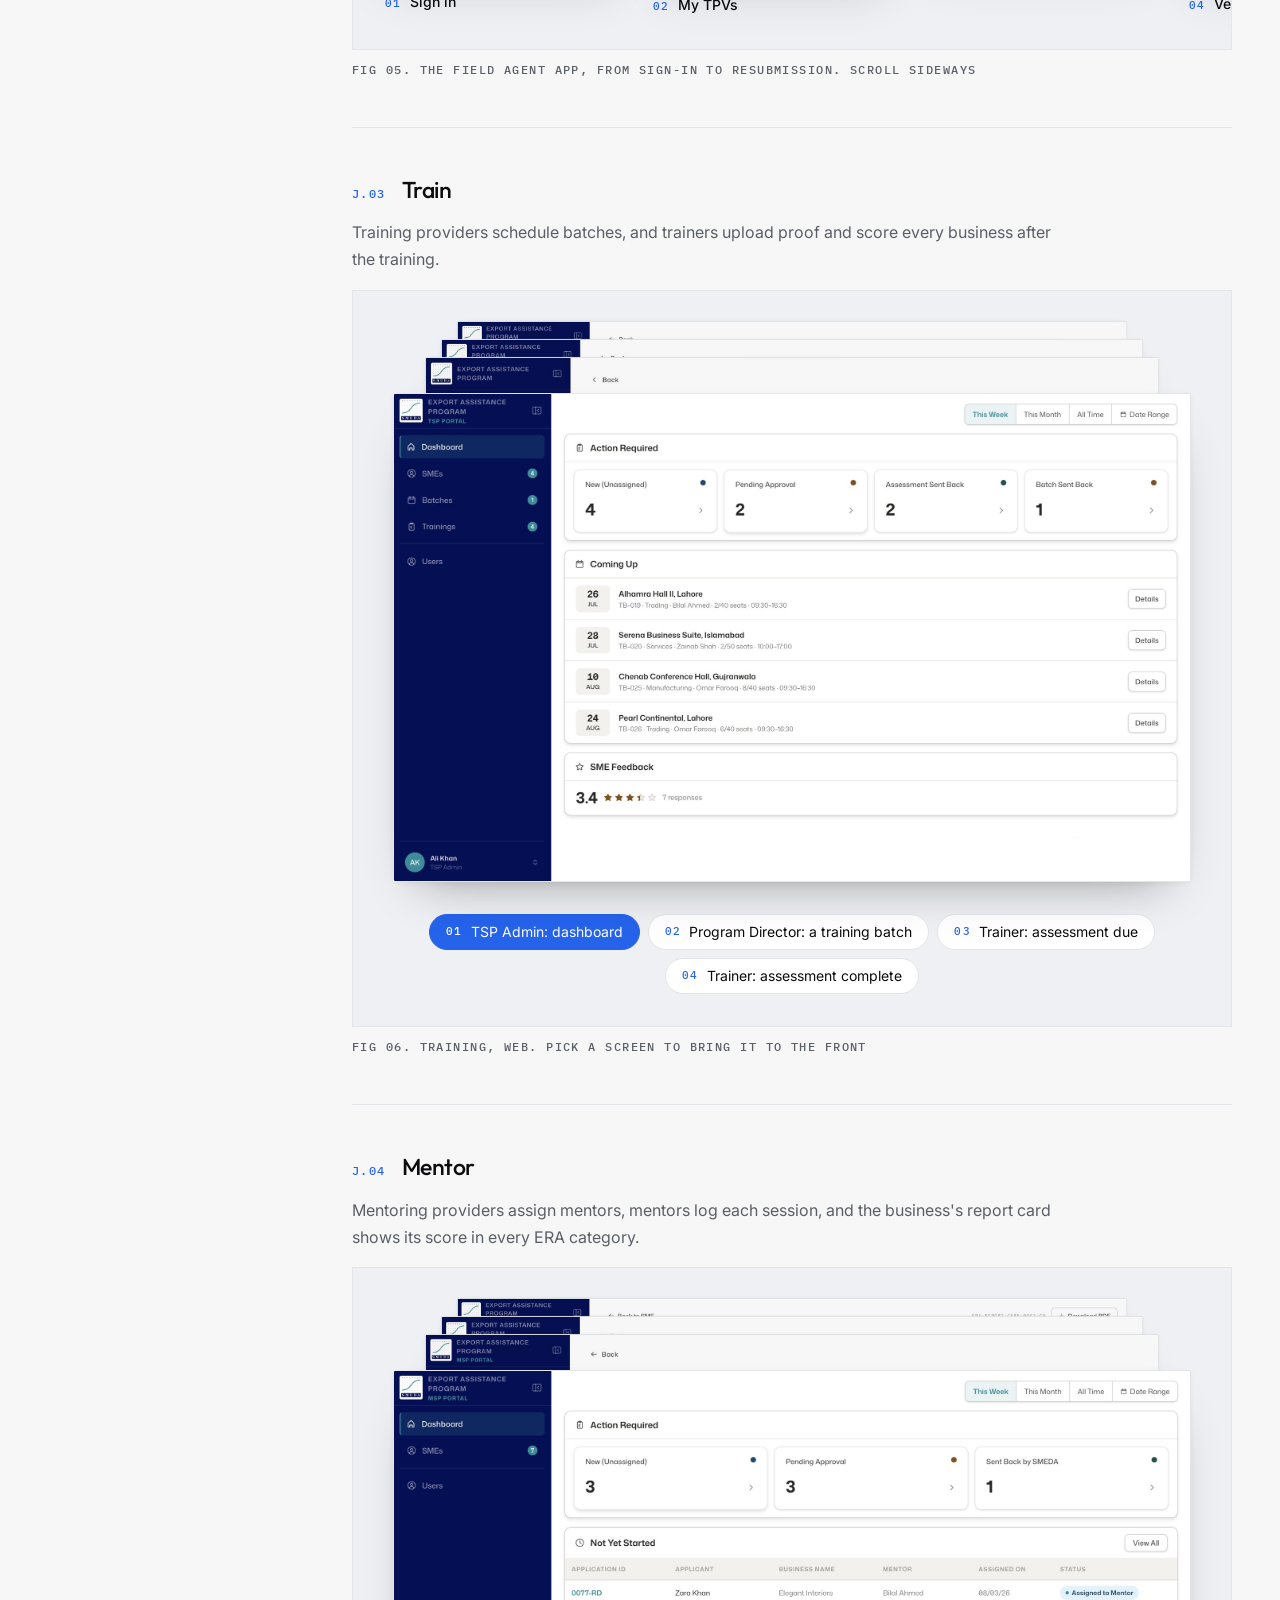
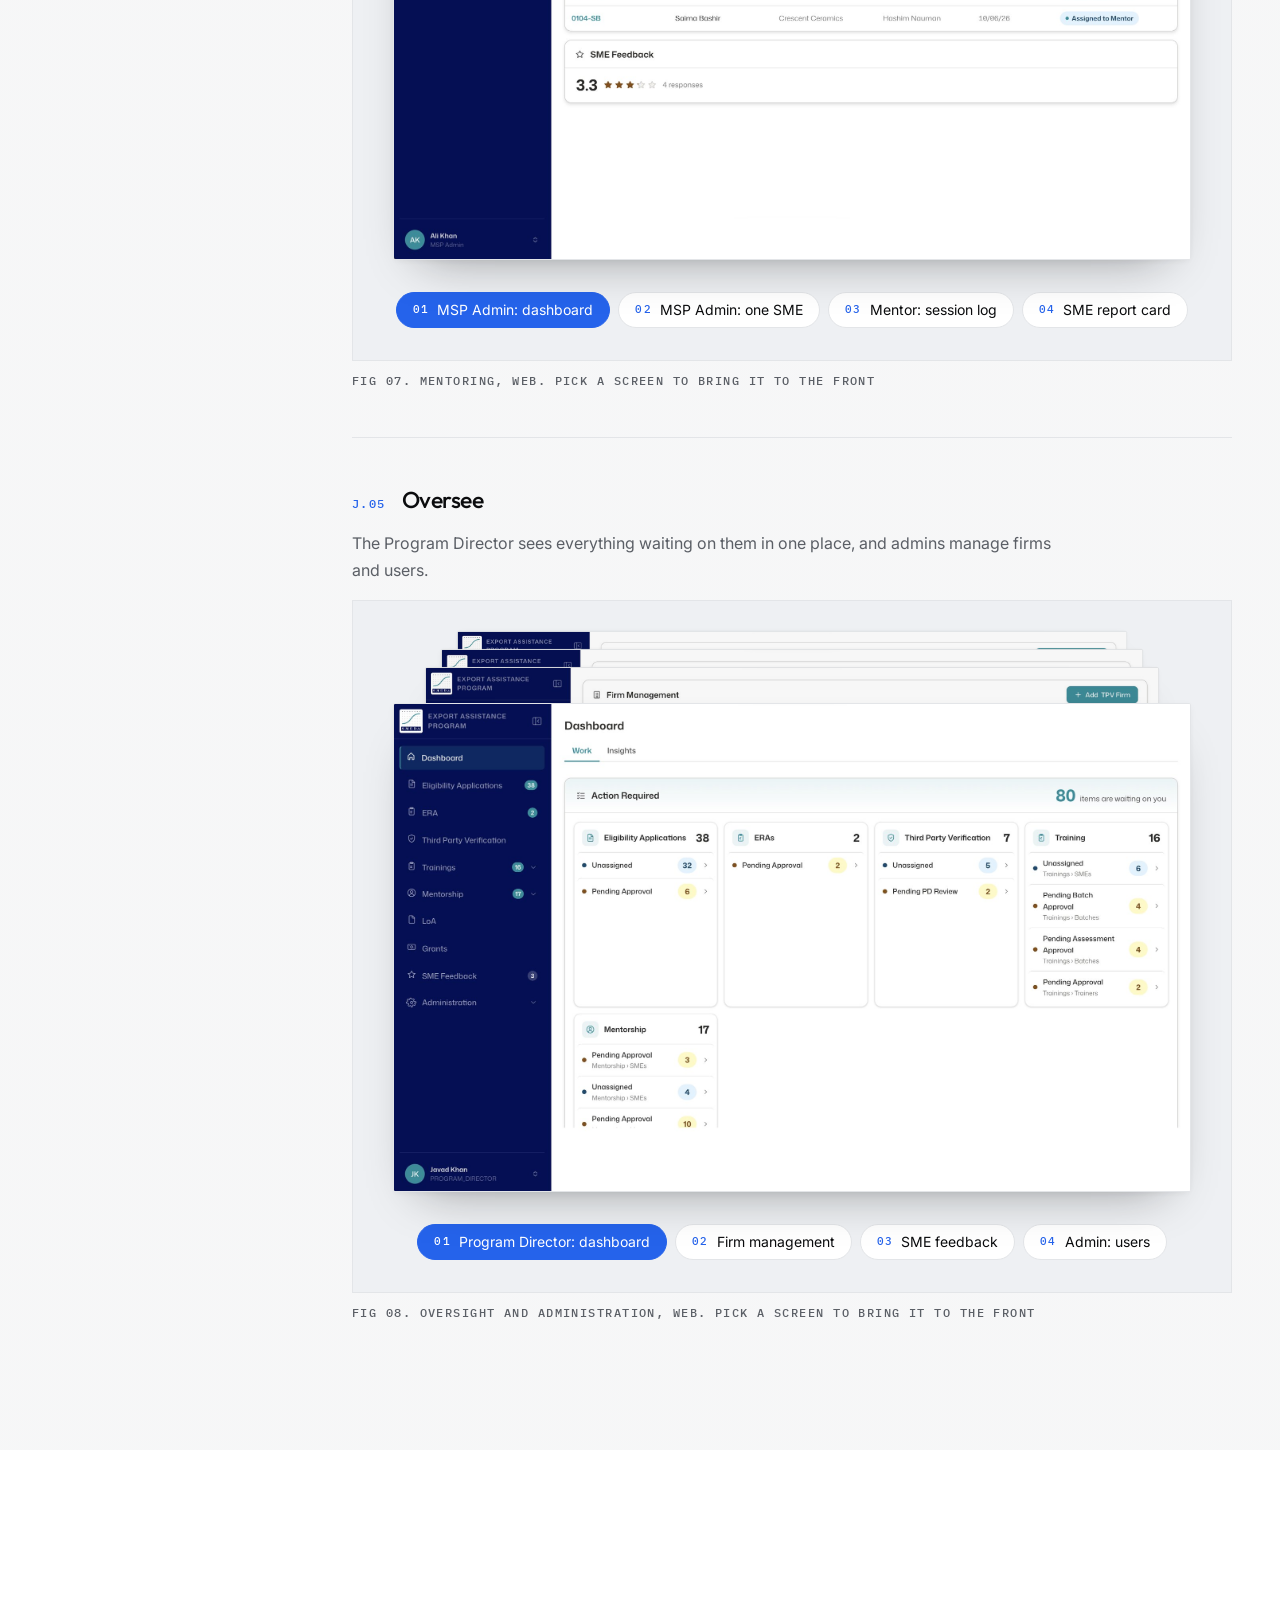
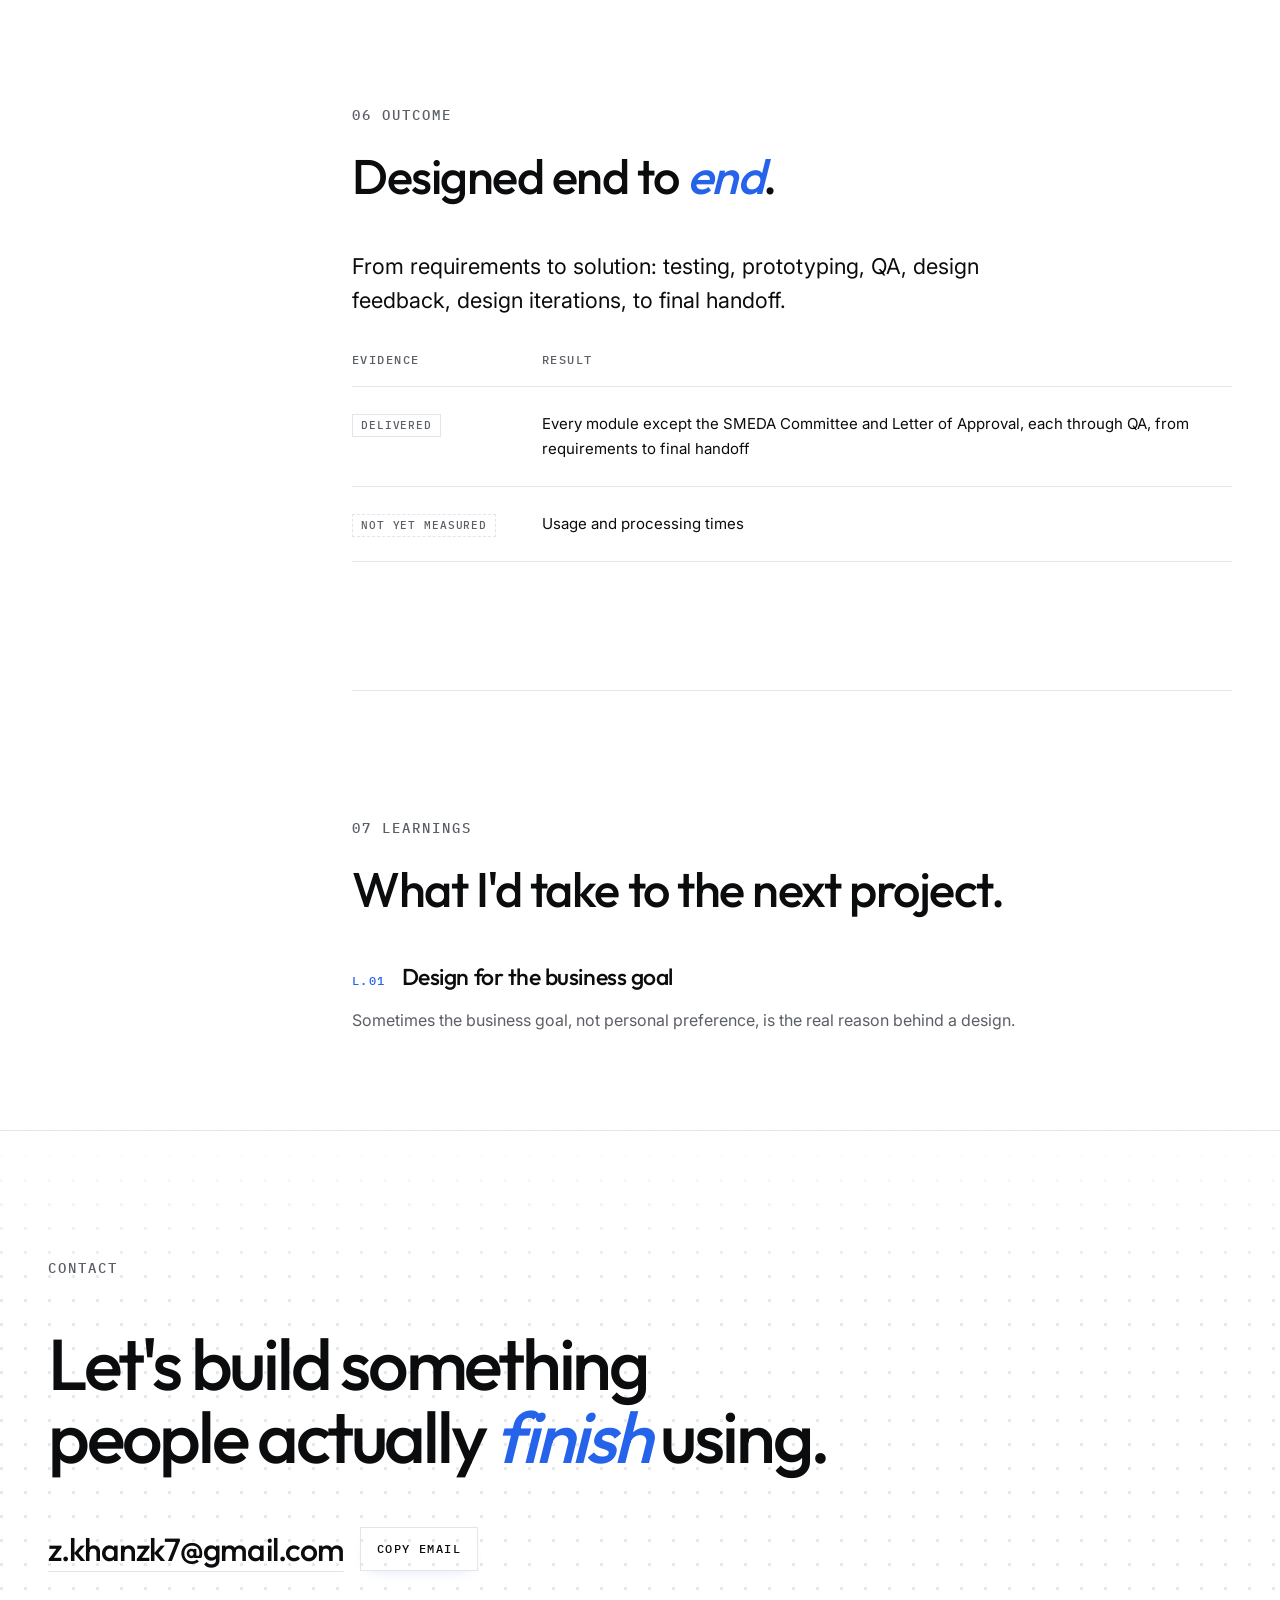
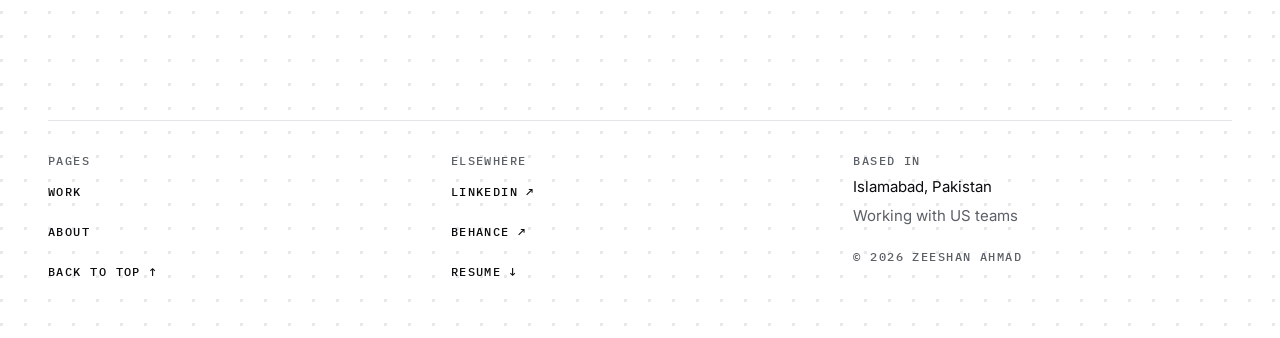
<file: smeda-epmis.html>
<!doctype html>
<html lang="en">
<head>
<meta charset="utf-8">
<meta name="viewport" content="width=device-width, initial-scale=1">
<title>SMEDA EPMIS — Case study · Zeeshan Ahmad</title>
<meta name="description" content="Designing SMEDA EPMIS: web portals for every role and an Android field verification app, from export application to grant.">
<meta property="og:title" content="SMEDA EPMIS — Case study · Zeeshan Ahmad">
<meta property="og:description" content="Designing SMEDA EPMIS: web portals for every role and an Android field verification app, from export application to grant.">
<meta property="og:type" content="website">
<meta property="og:image" content="cover-smeda.jpg">
<meta name="twitter:card" content="summary_large_image">
<meta name="theme-color" content="#FFFFFF">
<link rel="icon" href="favicon.svg" type="image/svg+xml">
<link rel="preconnect" href="https://fonts.googleapis.com">
<link rel="preconnect" href="https://fonts.gstatic.com" crossorigin>
<link rel="stylesheet" href="https://fonts.googleapis.com/css2?family=Outfit:wght@400..700&amp;family=Inter:ital,wght@0,400..700;1,400..700&amp;family=IBM+Plex+Mono:wght@400;500;600&amp;display=swap">
<link rel="stylesheet" href="style.css">
</head>
<body>
<div id="top" class="is-root is-light" style="position: relative; font-family: 'Inter', ui-sans-serif, system-ui, sans-serif; color: var(--text)">
<span class="cursor-glow" aria-hidden="true"></span>
<span class="view-cursor mono" aria-hidden="true"></span>
<a class="skip mono" href="#context">Skip to case study</a>

<header class="nav">
<div class="wrap nav-row">
<a class="brand" href="./" aria-label="Zeeshan Ahmad, home">
<span class="mark" aria-hidden="true"><svg class="mark-svg" viewBox="50 61.6 863.5 546" focusable="false"><polygon fill="currentColor" points="50,61.6 50,166.1 302.1,166.1 50,607.6 409.3,607.6 602.9,269.2 739.4,510.1 583.4,510.1 527.7,607.6 913.5,607.6 602.9,61.6 345.2,511.5 226.9,511.5 487.3,61.6"></polygon></svg></span>

</a>
<nav class="nav-links" aria-label="Primary">
<a class="link mono" href="./#work">Work</a>
<a class="link mono" href="./#about">About</a>
<a class="link mono" href="#contact">Contact</a>
<a class="link mono" href="Zeeshan_Ahmad_UIUX_Designer_CV.pdf" download="Zeeshan_Ahmad_UIUX_Designer_CV.pdf">CV <span class="arr arr-d" aria-hidden="true">↓</span></a>
</nav>
<div class="nav-actions">
<a class="btn btn-primary btn-sm mono" href="#contact">Let's talk <span class="arr arr-r" aria-hidden="true">→</span></a>
</div>
</div>
</header>

<main>
<!-- HEADER -->
<section class="wrap cs-top" style="display: flex; flex-direction: column; gap: var(--space-8)">
<a class="link mono" href="./" style="align-self: flex-start"><span class="arr arr-l" aria-hidden="true">←</span> All work</a>
<div class="hero-top enter"><p class="mono label">Case study · P. 05</p><div class="tags"><span class="tag mono">Government</span><span class="tag mono">EN · اردو</span><span class="tag mono">Web + Android</span></div></div>
<h1 class="serif h-display enter" style="max-width: 1100px">SMEDA EPMIS: one platform from export application to <em>grant</em>.</h1>
<p class="lead enter-2" style="max-width: 760px; color: var(--muted)">SMEDA's export programme ran on an old system and paper files. I designed EPMIS: web portals for every role, from businesses to programme directors, and an Android app for field verification.</p>
</section>

<section class="wrap" aria-label="The 60-second version">
<div class="cs-tldr">
<p class="mono label" style="margin: 0">The 60-second version</p>
<dl class="cs-meta" style="margin: 0">
<div><dt class="mono label">Role</dt><dd style="margin: 0">Senior UI/UX Designer</dd></div>
<div><dt class="mono label">Client</dt><dd style="margin: 0">SMEDA, Government of Pakistan</dd></div>
<div><dt class="mono label">Duration</dt><dd style="margin: 0">2 months</dd></div>
<div><dt class="mono label">Platforms</dt><dd style="margin: 0">Web · Android</dd></div>
<div><dt class="mono label">Team</dt><dd style="margin: 0">PO · QA · Developers</dd></div>
</dl>
<dl class="cs-tldr-grid">
<div><dt>Problem</dt><dd>A long journey from application to grant, on an old system and paper files, with no digital platform to track it.</dd></div>
<div><dt>What I did</dt><dd>Designed every stage except the SMEDA Committee and Letter of Approval modules, across separate portals for each role and a field agent app.</dd></div>
<div><dt>Outcome</dt><dd>From requirements to solution: testing, prototyping, QA, design feedback, design iterations, to final handoff.</dd></div>
</dl>
</div>
</section>

<section class="wrap" style="padding-top: var(--space-12)">
<div class="ph has-img enter-3" style="aspect-ratio: 2000 / 1156; width: 100%"><img src="cover-smeda.jpg" alt="SMEDA EPMIS on desktop and phone: the TPV portal dashboard and the field agent app’s list of assigned verifications. Sample data." style="object-position: 50% 50%"></div>
</section>

<!-- BODY WITH STICKY INDEX -->
<div class="wrap cs-layout" style="position: relative">
<nav class="cs-index" aria-label="Case study chapters">
<a class="mono" href="#context" aria-current="false"><span>01</span>Context</a>
<a class="mono" href="#problem" aria-current="false"><span>02</span>Problem</a>
<a class="mono" href="#process" aria-current="false"><span>03</span>Process</a>
<a class="mono" href="#solution" aria-current="false"><span>04</span>Design decisions</a>
<a class="mono" href="#journey" aria-current="false"><span>05</span>The journey</a>
<a class="mono" href="#outcomes" aria-current="false"><span>06</span>Outcome</a>
<a class="mono" href="#learnings" aria-current="false"><span>07</span>Learnings</a>
</nav>

<div class="cs-main">
<!-- 01 CONTEXT -->
<section id="context" class="chapter reveal" aria-labelledby="c1">
<div class="ch-head">
<p class="mono sec-label">01 <i></i> Context</p>
<h2 id="c1" class="serif h-section">What is SMEDA EPMIS?</h2>
</div>
<div class="body">
<p class="lead">SMEDA, the Small and Medium Enterprises Development Authority, is the Government of Pakistan's body for growing small and medium businesses, under the Ministry of Industries and Production.</p>
<p class="muted">EPMIS, the Export Promotion Management Information System, takes a business from joining SMEDA's export programme to receiving an export grant. On the way it is scored for export readiness, verified on site, trained, mentored and approved.</p>
</div>
<div class="table-box" style="margin-top: var(--space-12)">
<table class="table">
<thead><tr><th scope="col">Stage</th><th scope="col">Who</th><th scope="col">What happens</th></tr></thead>
<tbody>
<tr><td><strong style="font-weight: 600">Eligibility</strong></td><td>SME, SMEDA Reviewer</td><td>The business applies and adds its details; a reviewer checks them</td></tr>
<tr><td><strong style="font-weight: 600">Export Readiness Assessment</strong></td><td>SME, Reviewer, Program Director</td><td>The business answers the ERA questionnaire and gets a score</td></tr>
<tr><td><strong style="font-weight: 600">Third-party verification</strong></td><td>TPV Admin, Field Agent</td><td>A field agent visits the business and verifies every answer</td></tr>
<tr><td><strong style="font-weight: 600">Training and mentoring</strong></td><td>TSP and MSP Admins, Trainer, Mentor</td><td>Training batches, mentoring sessions and assessments</td></tr>
<tr><td><strong style="font-weight: 600">Letter of Approval and grant</strong></td><td>SMEDA Committee, Grants Manager</td><td>Approval, then the export grant</td></tr>
</tbody>
</table>
</div>
<div class="sub">
<h3 class="serif h-item">My part</h3>
<p class="muted body">I designed all the stages: eligibility, the ERA questionnaire and verification, the TSP and MSP portals, and administration, plus the field agent app. The only modules I didn't design were the last two: the SMEDA Committee and the Letter of Approval. I worked with the team lead and, at times, the PO.</p>
</div>
</section>

<!-- 02 PROBLEM -->
<section id="problem" class="chapter band reveal" aria-labelledby="c2">
<div class="ch-head">
<p class="mono sec-label">02 <i></i> Problem</p>
<h2 id="c2" class="serif h-section">A long journey, with <em>no</em> digital platform.</h2>
</div>
<div class="body">
<p class="lead">Taking a business from application to grant approval was a long journey. It ran on an old system and paper files, with no digital platform to track and support each business along the way.</p>
</div>
</section>

<!-- 03 PROCESS -->
<section id="process" class="chapter reveal" aria-labelledby="c3">
<div class="ch-head">
<p class="mono sec-label">03 <i></i> Process</p>
<h2 id="c3" class="serif h-section">From requirements to <em>handoff</em>.</h2>
</div>
<ol class="nj-steps">
<li><span class="mono">01</span><div><strong>Requirements</strong><p class="muted">Worked through them with the team lead and the PO.</p></div></li>
<li><span class="mono">02</span><div><strong>Wireframes</strong><p class="muted">Low-fidelity layouts for each module.</p></div></li>
<li><span class="mono">03</span><div><strong>UI, prototyping and testing</strong><p class="muted">High-fidelity screens and prototypes in Claude Design and Figma.</p></div></li>
<li><span class="mono">04</span><div><strong>QA, feedback and iterations</strong><p class="muted">Each module checked by QA against the requirements, then revised.</p></div></li>
<li><span class="mono">05</span><div><strong>Handoff</strong><p class="muted">Final designs handed to the frontend developers through Claude Design.</p></div></li>
</ol>
<div class="sub">
<div class="sub-head"><span class="mono">03 A</span><h3 class="serif h-item">Wireframes first</h3></div>
<figure class="fig">
<div class="d-stack" role="group" aria-label="Wireframes" style="--arw: 1366; --arh: 1126"><input class="d-in" type="radio" name="sm-wf" id="sm-wf-1" aria-label="Show SME: submit the ERA"><input class="d-in" type="radio" name="sm-wf" id="sm-wf-2" aria-label="Show Assessor: eligibility forms"><input class="d-in" type="radio" name="sm-wf" id="sm-wf-3" aria-label="Show SME: report card and training"><div class="d-deck" style="--n: 2"><label class="d-card" for="sm-wf-1" style="--i: 0"><img src="sm-wf-era.jpg" alt="Wireframe: the SME application status bar above the four ERA categories, each with questions, documents, time and progress, and a Submit ERA form button" width="1366" height="1126" loading="lazy"></label><label class="d-card" for="sm-wf-2" style="--i: 1"><img src="sm-wf-assessor.jpg" alt="Wireframe: eligibility forms overview with counts, charts by industry and rejections, filters and an assignable table" width="1366" height="1100" loading="lazy"></label><label class="d-card" for="sm-wf-3" style="--i: 2"><img src="sm-wf-reportcard.jpg" alt="Wireframe: a completed review with stars and report card links, a recommended training to accept or decline, and the finished verification and ERA" width="1366" height="1162" loading="lazy"></label></div><div class="d-tabs"><label class="d-tab" for="sm-wf-1"><span class="mono">01</span>SME: submit the ERA</label><label class="d-tab" for="sm-wf-2"><span class="mono">02</span>Assessor: eligibility forms</label><label class="d-tab" for="sm-wf-3"><span class="mono">03</span>SME: report card and training</label></div></div>
<figcaption class="mono">Fig 01. Early wireframes. Pick a screen to bring it to the front</figcaption>
</figure>
</div>
</section>

<!-- 04 DESIGN DECISIONS -->
<section id="solution" class="chapter reveal" aria-labelledby="c4">
<div class="ch-head">
<p class="mono sec-label">04 <i></i> Design decisions</p>
<h2 id="c4" class="serif h-section">Built around <em>decisions</em>.</h2>
</div>
<div class="sub" style="border-top: 0; margin-top: 0; padding-top: 0">
<div class="sub-head"><span class="mono">D.01</span><h3 class="serif h-item">Internal communication as an accordion</h3></div>
<p class="muted body">Cases move between roles with notes attached. We explored a two-column grid and a chat-style thread, and chose an accordion: the other two had layout limits and used the space poorly.</p>
<figure class="fig">
<figure class="shot"><div class="shot-media"><img src="sm-w12.jpg" alt="Program Director deciding on an ERA: the reviewer’s proposal, the preliminary score, flagged questions, the Internal Communication accordion with the reviewer’s note, and Return to Reviewer, Reject, Send back to SME or Accept" width="2000" height="1228" loading="lazy"></div><p class="screen-cap"><span class="mono">01</span>Decide on an ERA</p></figure>
<figcaption class="mono">Fig 02. The reviewer’s note in the Internal Communication accordion, beside the decision</figcaption>
</figure>
</div>
</section>

<!-- 05 THE JOURNEY -->
<section id="journey" class="chapter band reveal" aria-labelledby="c5">
<div class="ch-head">
<p class="mono sec-label">05 <i></i> The journey</p>
<h2 id="c5" class="serif h-section">One case, from application to <em>assessment</em>.</h2>
</div>
<div class="sub" style="border-top: 0">
<div class="sub-head"><span class="mono">J.01</span><h3 class="serif h-item">Apply and assess</h3></div>
<p class="muted body">The business fills in the ERA in four parts. Reviewers and the Program Director work from queues and one page per case, and the business can always see where its application stands, in English and Urdu.</p>
<figure class="fig">
<div class="d-stack" role="group" aria-label="Application and ERA screens" style="--arw: 2000; --arh: 1178"><input class="d-in" type="radio" name="sm-apply" id="sm-apply-1" aria-label="Show SME: the ERA in four parts"><input class="d-in" type="radio" name="sm-apply" id="sm-apply-2" aria-label="Show Reviewer: eligibility queue"><input class="d-in" type="radio" name="sm-apply" id="sm-apply-3" aria-label="Show Program Director: one ERA case"><input class="d-in" type="radio" name="sm-apply" id="sm-apply-4" aria-label="Show SME: verification in progress"><div class="d-deck" style="--n: 3"><label class="d-card" for="sm-apply-1" style="--i: 0"><img src="sm-w03.jpg" alt="SME portal: application status at Export Readiness Assessment, a submitted-for-review notice in English and Urdu, and four ERA categories, each with questions, documents and a Review button" width="2000" height="1178" loading="lazy"></label><label class="d-card" for="sm-apply-2" style="--i: 1"><img src="sm-w06.jpg" alt="Reviewer portal: eligibility applications in tabs from Assigned to me to Rejected, with the proposed decision for each" width="2000" height="1225" loading="lazy"></label><label class="d-card" for="sm-apply-3" style="--i: 2"><img src="sm-w11.jpg" alt="Program Director view of one case: the application status, ERA score, locked later stages, the ERA awaiting a decision with its assigned reviewer, and the eligibility history" width="2000" height="1227" loading="lazy"></label><label class="d-card" for="sm-apply-4" style="--i: 3"><img src="sm-w02.jpg" alt="SME portal: application status at Third Party Verification, a notice that the field agent has checked in, and the verification window, firm and agent" width="2000" height="1180" loading="lazy"></label></div><div class="d-tabs"><label class="d-tab" for="sm-apply-1"><span class="mono">01</span>SME: the ERA in four parts</label><label class="d-tab" for="sm-apply-2"><span class="mono">02</span>Reviewer: eligibility queue</label><label class="d-tab" for="sm-apply-3"><span class="mono">03</span>Program Director: one ERA case</label><label class="d-tab" for="sm-apply-4"><span class="mono">04</span>SME: verification in progress</label></div></div>
<figcaption class="mono">Fig 03. Eligibility and ERA, web. Pick a screen to bring it to the front</figcaption>
</figure>
</div>
<div class="sub">
<div class="sub-head"><span class="mono">J.02</span><h3 class="serif h-item">Verify on site</h3></div>
<p class="muted body">The TPV Admin assigns each case to a field agent and tracks the workload.</p>
<figure class="fig">
<div class="d-stack" role="group" aria-label="Third-party verification screens" style="--arw: 2000; --arh: 1229"><input class="d-in" type="radio" name="sm-tpv" id="sm-tpv-1" aria-label="Show TPV Admin: dashboard"><input class="d-in" type="radio" name="sm-tpv" id="sm-tpv-2" aria-label="Show TPV Admin: one assignment"><input class="d-in" type="radio" name="sm-tpv" id="sm-tpv-3" aria-label="Show TPV Admin: field agents"><div class="d-deck" style="--n: 2"><label class="d-card" for="sm-tpv-1" style="--i: 0"><img src="sm-w26.jpg" alt="TPV Admin dashboard: action required counts, the ERA pipeline from assigned to completed, and field agent workload" width="2000" height="1229" loading="lazy"></label><label class="d-card" for="sm-tpv-2" style="--i: 1"><img src="sm-w27.jpg" alt="One ERA assignment: ERA details and the business premises, each with a map and an Open in Google Maps link" width="2000" height="1228" loading="lazy"></label><label class="d-card" for="sm-tpv-3" style="--i: 2"><img src="sm-w28.jpg" alt="User management: field agents with email, phone, status, CV and activate or deactivate actions" width="2000" height="1227" loading="lazy"></label></div><div class="d-tabs"><label class="d-tab" for="sm-tpv-1"><span class="mono">01</span>TPV Admin: dashboard</label><label class="d-tab" for="sm-tpv-2"><span class="mono">02</span>TPV Admin: one assignment</label><label class="d-tab" for="sm-tpv-3"><span class="mono">03</span>TPV Admin: field agents</label></div></div>
<figcaption class="mono">Fig 04. The TPV portal, web. Pick a screen to bring it to the front</figcaption>
</figure>
<p class="muted body" style="margin-top: var(--space-8)">On the Android app, the agent checks in at the business by GPS, verifies the ERA answers and submits them for review.</p>
<figure class="fig">
<div class="m-rail" tabindex="0" aria-label="Field agent app screens, scroll sideways"><figure class="m-shot"><img src="sm-m01.png" alt="Field Agent Portal sign-in with email and password" width="780" height="1694" loading="lazy" style="border: 0; background: none; box-shadow: none; border-radius: 0; aspect-ratio: auto; filter: drop-shadow(0 14px 22px rgba(11, 12, 14, 0.16))"><p class="screen-cap"><span class="mono">01</span>Sign in</p></figure><figure class="m-shot"><img src="sm-m02.png" alt="My TPVs: tabs for active, pending, sent back, submitted and completed, with an assigned business card" width="780" height="1704" loading="lazy" style="border: 0; background: none; box-shadow: none; border-radius: 0; aspect-ratio: auto; filter: drop-shadow(0 14px 22px rgba(11, 12, 14, 0.16))"><p class="screen-cap"><span class="mono">02</span>My TPVs</p></figure><figure class="m-shot"><img src="sm-m11.png" alt="GPS check-in map: the agent is 1.4 km from the selected address and must give a reason before beginning" width="780" height="1646" loading="lazy" style="border: 0; background: none; box-shadow: none; border-radius: 0; aspect-ratio: auto; filter: drop-shadow(0 14px 22px rgba(11, 12, 14, 0.16))"><p class="screen-cap"><span class="mono">03</span>GPS check-in</p></figure><figure class="m-shot"><img src="sm-m04.png" alt="ERA verification: the business and owner, assigned and due dates, and the four categories marked verified" width="780" height="1701" loading="lazy" style="border: 0; background: none; box-shadow: none; border-radius: 0; aspect-ratio: auto; filter: drop-shadow(0 14px 22px rgba(11, 12, 14, 0.16))"><p class="screen-cap"><span class="mono">04</span>Verify the ERA</p></figure><figure class="m-shot"><img src="sm-m06.png" alt="Review and submit: ERA details, a verification summary with answers updated and the GPS check-in recorded" width="780" height="1637" loading="lazy" style="border: 0; background: none; box-shadow: none; border-radius: 0; aspect-ratio: auto; filter: drop-shadow(0 14px 22px rgba(11, 12, 14, 0.16))"><p class="screen-cap"><span class="mono">05</span>Review and submit</p></figure><figure class="m-shot"><img src="sm-m07.png" alt="Submitted: the verification has been sent to the TPV Admin for review" width="780" height="1617" loading="lazy" style="border: 0; background: none; box-shadow: none; border-radius: 0; aspect-ratio: auto; filter: drop-shadow(0 14px 22px rgba(11, 12, 14, 0.16))"><p class="screen-cap"><span class="mono">06</span>Submitted</p></figure><figure class="m-shot"><img src="sm-m05.png" alt="A case sent back by the TPV Admin, with the review note asking to re-verify two answers" width="780" height="1698" loading="lazy" style="border: 0; background: none; box-shadow: none; border-radius: 0; aspect-ratio: auto; filter: drop-shadow(0 14px 22px rgba(11, 12, 14, 0.16))"><p class="screen-cap"><span class="mono">07</span>Sent back</p></figure><figure class="m-shot"><img src="sm-m09.png" alt="Review and resubmit: re-submission details and the verification summary" width="780" height="1636" loading="lazy" style="border: 0; background: none; box-shadow: none; border-radius: 0; aspect-ratio: auto; filter: drop-shadow(0 14px 22px rgba(11, 12, 14, 0.16))"><p class="screen-cap"><span class="mono">08</span>Review and resubmit</p></figure><figure class="m-shot"><img src="sm-m10.png" alt="Resubmitted: the verification is back with the TPV Admin" width="780" height="1642" loading="lazy" style="border: 0; background: none; box-shadow: none; border-radius: 0; aspect-ratio: auto; filter: drop-shadow(0 14px 22px rgba(11, 12, 14, 0.16))"><p class="screen-cap"><span class="mono">09</span>Resubmitted</p></figure><figure class="m-shot"><img src="sm-m03.png" alt="Field agent profile: contact, assignment and account details with Sign out" width="780" height="1712" loading="lazy" style="border: 0; background: none; box-shadow: none; border-radius: 0; aspect-ratio: auto; filter: drop-shadow(0 14px 22px rgba(11, 12, 14, 0.16))"><p class="screen-cap"><span class="mono">10</span>Profile</p></figure></div>
<figcaption class="mono">Fig 05. The field agent app, from sign-in to resubmission. Scroll sideways</figcaption>
</figure>
</div>
<div class="sub">
<div class="sub-head"><span class="mono">J.03</span><h3 class="serif h-item">Train</h3></div>
<p class="muted body">Training providers schedule batches, and trainers upload proof and score every business after the training.</p>
<figure class="fig">
<div class="d-stack" role="group" aria-label="Training screens" style="--arw: 2000; --arh: 1227"><input class="d-in" type="radio" name="sm-train" id="sm-train-1" aria-label="Show TSP Admin: dashboard"><input class="d-in" type="radio" name="sm-train" id="sm-train-2" aria-label="Show Program Director: a training batch"><input class="d-in" type="radio" name="sm-train" id="sm-train-3" aria-label="Show Trainer: assessment due"><input class="d-in" type="radio" name="sm-train" id="sm-train-4" aria-label="Show Trainer: assessment complete"><div class="d-deck" style="--n: 3"><label class="d-card" for="sm-train-1" style="--i: 0"><img src="sm-w31.jpg" alt="TSP Admin dashboard: action required counts, upcoming training sessions with venue and seats, and an SME feedback rating" width="2000" height="1227" loading="lazy"></label><label class="d-card" for="sm-train-2" style="--i: 1"><img src="sm-w16.jpg" alt="Training batch details pending approval: TSP, trainer, dates, seats, cost, city and address" width="2000" height="1228" loading="lazy"></label><label class="d-card" for="sm-train-3" style="--i: 2"><img src="sm-w39.jpg" alt="Trainer assessment: upload MOV documents and images, set scoring criteria, and record attendance and scores for each SME" width="2000" height="1227" loading="lazy"></label><label class="d-card" for="sm-train-4" style="--i: 3"><img src="sm-w38.jpg" alt="Completed assessment: five MOV files uploaded, total and passing marks, and each SME with a score and Pass or Fail" width="2000" height="1227" loading="lazy"></label></div><div class="d-tabs"><label class="d-tab" for="sm-train-1"><span class="mono">01</span>TSP Admin: dashboard</label><label class="d-tab" for="sm-train-2"><span class="mono">02</span>Program Director: a training batch</label><label class="d-tab" for="sm-train-3"><span class="mono">03</span>Trainer: assessment due</label><label class="d-tab" for="sm-train-4"><span class="mono">04</span>Trainer: assessment complete</label></div></div>
<figcaption class="mono">Fig 06. Training, web. Pick a screen to bring it to the front</figcaption>
</figure>
</div>
<div class="sub">
<div class="sub-head"><span class="mono">J.04</span><h3 class="serif h-item">Mentor</h3></div>
<p class="muted body">Mentoring providers assign mentors, mentors log each session, and the business's report card shows its score in every ERA category.</p>
<figure class="fig">
<div class="d-stack" role="group" aria-label="Mentoring screens" style="--arw: 2000; --arh: 1227"><input class="d-in" type="radio" name="sm-mentor" id="sm-mentor-1" aria-label="Show MSP Admin: dashboard"><input class="d-in" type="radio" name="sm-mentor" id="sm-mentor-2" aria-label="Show MSP Admin: one SME"><input class="d-in" type="radio" name="sm-mentor" id="sm-mentor-3" aria-label="Show Mentor: session log"><input class="d-in" type="radio" name="sm-mentor" id="sm-mentor-4" aria-label="Show SME report card"><div class="d-deck" style="--n: 3"><label class="d-card" for="sm-mentor-1" style="--i: 0"><img src="sm-w41.jpg" alt="MSP Admin dashboard: action required counts, mentorships not yet started, and an SME feedback rating" width="2000" height="1227" loading="lazy"></label><label class="d-card" for="sm-mentor-2" style="--i: 1"><img src="sm-w43.jpg" alt="One SME in mentoring: the SME profile and the mentorship, with reassignment locked after three sessions" width="2000" height="1227" loading="lazy"></label><label class="d-card" for="sm-mentor-3" style="--i: 2"><img src="sm-w47.jpg" alt="Mentor view: the SME profile and a session log asking for date, focus, attendance and input for each session" width="2000" height="1229" loading="lazy"></label><label class="d-card" for="sm-mentor-4" style="--i: 3"><img src="sm-w44.jpg" alt="SME report card: overall score, assessed band and star rating, and a score summary for each ERA category" width="2000" height="1223" loading="lazy"></label></div><div class="d-tabs"><label class="d-tab" for="sm-mentor-1"><span class="mono">01</span>MSP Admin: dashboard</label><label class="d-tab" for="sm-mentor-2"><span class="mono">02</span>MSP Admin: one SME</label><label class="d-tab" for="sm-mentor-3"><span class="mono">03</span>Mentor: session log</label><label class="d-tab" for="sm-mentor-4"><span class="mono">04</span>SME report card</label></div></div>
<figcaption class="mono">Fig 07. Mentoring, web. Pick a screen to bring it to the front</figcaption>
</figure>
</div>
<div class="sub">
<div class="sub-head"><span class="mono">J.05</span><h3 class="serif h-item">Oversee</h3></div>
<p class="muted body">The Program Director sees everything waiting on them in one place, and admins manage firms and users.</p>
<figure class="fig">
<div class="d-stack" role="group" aria-label="Oversight screens" style="--arw: 2000; --arh: 1225"><input class="d-in" type="radio" name="sm-oversee" id="sm-oversee-1" aria-label="Show Program Director: dashboard"><input class="d-in" type="radio" name="sm-oversee" id="sm-oversee-2" aria-label="Show Firm management"><input class="d-in" type="radio" name="sm-oversee" id="sm-oversee-3" aria-label="Show SME feedback"><input class="d-in" type="radio" name="sm-oversee" id="sm-oversee-4" aria-label="Show Admin: users"><div class="d-deck" style="--n: 3"><label class="d-card" for="sm-oversee-1" style="--i: 0"><img src="sm-w09.jpg" alt="Program Director dashboard: 80 items waiting, grouped by eligibility, ERAs, third-party verification, training and mentorship" width="2000" height="1225" loading="lazy"></label><label class="d-card" for="sm-oversee-2" style="--i: 1"><img src="sm-w22.jpg" alt="Firm management: TPV firms with location, contact, ERAs assigned and status, plus tabs for TSP and MSP firms" width="2000" height="1233" loading="lazy"></label><label class="d-card" for="sm-oversee-3" style="--i: 2"><img src="sm-w21.jpg" alt="SME feedback across stages and firms, with outcome, star rating and comment" width="2000" height="1231" loading="lazy"></label><label class="d-card" for="sm-oversee-4" style="--i: 3"><img src="sm-w24.jpg" alt="Admin system configuration: user management with email, role, last update and status" width="2000" height="1225" loading="lazy"></label></div><div class="d-tabs"><label class="d-tab" for="sm-oversee-1"><span class="mono">01</span>Program Director: dashboard</label><label class="d-tab" for="sm-oversee-2"><span class="mono">02</span>Firm management</label><label class="d-tab" for="sm-oversee-3"><span class="mono">03</span>SME feedback</label><label class="d-tab" for="sm-oversee-4"><span class="mono">04</span>Admin: users</label></div></div>
<figcaption class="mono">Fig 08. Oversight and administration, web. Pick a screen to bring it to the front</figcaption>
</figure>
</div>
</section>

<!-- 06 OUTCOME -->
<section id="outcomes" class="chapter reveal" aria-labelledby="c6">
<div class="ch-head">
<p class="mono sec-label">06 <i></i> Outcome</p>
<h2 id="c6" class="serif h-section">Designed end to <em>end</em>.</h2>
</div>
<div class="body">
<p class="lead">From requirements to solution: testing, prototyping, QA, design feedback, design iterations, to final handoff.</p>
</div>
<div class="table-box" style="margin-top: var(--space-8)">
<table class="table ev-table">
<thead><tr><th scope="col">Evidence</th><th scope="col">Result</th></tr></thead>
<tbody>
<tr><td><span class="ev-tag mono">Delivered</span></td><td>Every module except the SMEDA Committee and Letter of Approval, each through QA, from requirements to final handoff</td></tr><tr><td><span class="ev-tag mono is-open">Not yet measured</span></td><td>Usage and processing times</td></tr>
</tbody>
</table>
</div>
</section>

<!-- 07 LEARNINGS -->
<section id="learnings" class="chapter reveal" aria-labelledby="c7">
<div class="ch-head">
<p class="mono sec-label">07 <i></i> Learnings</p>
<h2 id="c7" class="serif h-section">What I'd take to the next project.</h2>
</div>
<div class="sub" style="border-top: 0; margin-top: 0; padding-top: 0"><div class="sub-head"><span class="mono">L.01</span><h3 class="serif h-item">Design for the business goal</h3></div><p class="muted body">Sometimes the business goal, not personal preference, is the real reason behind a design.</p></div>
</section>
</div>
</div>
</main>

<footer id="contact" class="contact" aria-labelledby="contact-title">
<div class="wrap" style="display: flex; flex-direction: column; gap: var(--space-12)">
<p class="mono sec-label">Contact</p>
<h2 id="contact-title" class="serif h-contact reveal" style="font-size: 72px">Let's build something people actually <em>finish</em> using.</h2>
<div class="email-row reveal">
<a class="email" href="mailto:z.khanzk7@gmail.com" style="font-size: 32px">z.khanzk7@gmail.com</a>
<button class="btn btn-sm mono" type="button" data-copy-email aria-live="polite">Copy email</button>
</div>
<div class="foot">
<div class="foot-col"><span class="mono label">Pages</span><a class="link mono" href="./#work">Work</a><a class="link mono" href="./#about">About</a><a class="link mono" href="#top">Back to top <span class="arr arr-u" aria-hidden="true">↑</span></a></div>
<div class="foot-col"><span class="mono label">Elsewhere</span><a class="link mono" href="https://www.linkedin.com/in/zeeshan-ahmad-98650314a/" target="_blank" rel="noopener">LinkedIn <span class="arr arr-ne" aria-hidden="true">↗</span></a><a class="link mono" href="https://www.behance.net/zeeshanahmad66" target="_blank" rel="noopener">Behance <span class="arr arr-ne" aria-hidden="true">↗</span></a><a class="link mono" href="Zeeshan_Ahmad_UIUX_Designer_CV.pdf" download="Zeeshan_Ahmad_UIUX_Designer_CV.pdf">Resume <span class="arr arr-d" aria-hidden="true">↓</span></a></div>
<div class="foot-col"><span class="mono label">Based in</span><span style="font-size: 15px">Islamabad, Pakistan</span><span class="muted" style="font-size: 15px">Working with US teams</span><span class="mono label" style="margin-top: var(--space-4)">© 2026 Zeeshan Ahmad</span></div>
</div>
</div>
</footer>
</div>
<script src="site.js" defer></script>
</body>
</html>
</file>
<file: style.css>
html,body{margin:0;background:#FFFFFF}
[hidden]{display:none!important}
.pgrid>.more-extra{display:contents}
/* Zeeshan Ahmad portfolio — tokens + components */
.is-light{--bg:#FFFFFF;--surface:#F6F7F9;--raised:#EEF0F3;--line:#E3E5E8;--text:#0B0C0E;--muted:#5B5F66;--signal:#2563EB;--signal-ink:#2563EB;--on-signal:#FFFFFF;--ok:#15803D;--glass:rgba(255,255,255,.62);--glass-line:rgba(11,12,14,.08);color-scheme:light}
.is-root{--radius:0px;--nav-h:88px}
/* Spacing scale: 4px base, 8px rhythm. Use these tokens for every padding, margin and gap. */
.is-root{--space-1:4px;--space-2:8px;--space-3:12px;--space-4:16px;--space-6:24px;--space-8:32px;--space-12:48px;--space-16:64px;--space-24:96px;--space-32:128px}


.is-root{container-type:inline-size;container-name:page;min-height:100vh;background:var(--bg);color:var(--text);font-family:'Inter',ui-sans-serif,system-ui,-apple-system,'Segoe UI',sans-serif;font-size:16px;line-height:1.7;font-weight:400;-webkit-font-smoothing:antialiased;transition:background-color .3s ease,color .3s ease}
.is-root *{box-sizing:border-box}
.is-root p{margin:0;text-wrap:pretty}
.is-root h1,.is-root h2,.is-root h3,.is-root h4{margin:0}
.is-root ::selection{background:var(--signal);color:var(--on-signal)}
.is-root :focus-visible{outline:2px solid var(--signal-ink);outline-offset:3px}

.wrap{width:100%;max-width:1280px;margin:0 auto;padding-inline:var(--space-12)}
.is-root [id]{scroll-margin-top:calc(var(--nav-h) + var(--space-6))}
.is-root{scroll-behavior:smooth}

/* on-this-page index */
.toc-wrap{display:grid;grid-template-columns:minmax(0,1fr) minmax(0,2.4fr);gap:var(--space-12);align-items:start;padding-top:var(--space-16)}
.toc{list-style:none;margin:0;padding:0;display:grid;grid-template-columns:repeat(auto-fill,minmax(min(200px,100%),1fr));border-top:1px solid var(--line)}
.toc a{display:flex;align-items:center;gap:var(--space-4);min-height:48px;color:var(--text);text-decoration:none;border-bottom:1px solid var(--line);padding-right:var(--space-4);transition:color .2s ease}
.toc a span{color:var(--muted);transition:color .2s ease}
.toc a:hover,.toc a:hover span{color:var(--signal-ink)}
.section{border-top:1px solid var(--line);padding-block:var(--space-32)}

/* type roles: Outfit = titles, IBM Plex Mono = actions + labels, Inter = copy */
.serif{font-family:'Outfit',ui-sans-serif,system-ui,-apple-system,'Segoe UI',sans-serif;font-weight:500;letter-spacing:-0.03em;line-height:1.08;text-wrap:balance}
.serif em{font-style:italic;font-weight:500;color:var(--signal-ink)}
.mono{font-family:'IBM Plex Mono',ui-monospace,'SFMono-Regular',Menlo,monospace;text-transform:uppercase;letter-spacing:.12em;font-size:12px;line-height:1.4;font-weight:500}
.label{color:var(--muted);white-space:nowrap}
.muted{color:var(--muted)}
.h-display{font-size:clamp(40px,6.4cqi,96px);letter-spacing:-0.045em;line-height:1.02}
.h-section{font-size:clamp(30px,3.8cqi,54px)}
.h-item{font-size:clamp(20px,1.8cqi,26px);line-height:1.2;letter-spacing:-0.02em}
.h-card{font-size:clamp(26px,2.6cqi,40px);line-height:1.1}

/* section label: 01 —— SELECTED */
.sec-label{display:flex;align-items:center;gap:var(--space-4);color:var(--muted)}
.sec-label i{display:block;width:32px;height:1px;background:var(--line)}

/* actions */
.btn{display:inline-flex;align-items:center;justify-content:center;gap:var(--space-3);min-height:48px;padding:0 var(--space-6);border-radius:var(--radius);border:1px solid var(--line);background:transparent;color:var(--text);text-decoration:none;cursor:pointer;white-space:nowrap;transition:background-color .2s ease,border-color .2s ease,color .2s ease}
.btn:hover{border-color:var(--text)}
.btn-primary{background:var(--signal);border-color:var(--signal);color:var(--on-signal)}
.btn-primary:hover{background:var(--text);border-color:var(--text);color:var(--bg)}
.btn-sm{min-height:44px;padding:0 var(--space-4)}
.icon-btn{display:inline-flex;align-items:center;justify-content:center;width:44px;height:44px;border-radius:var(--radius);border:1px solid var(--line);background:transparent;color:var(--text);cursor:pointer;transition:border-color .2s ease}
.icon-btn:hover{border-color:var(--text)}
.link{color:var(--text);text-decoration:none;display:inline-flex;align-items:center;gap:var(--space-2);min-height:44px;transition:color .2s ease}
.link:hover{color:var(--signal-ink)}
.skip{position:absolute;left:16px;top:-80px;z-index:20;background:var(--signal);color:var(--on-signal);padding:var(--space-3) var(--space-4);text-decoration:none}
.skip:focus{top:12px}
.badge{display:inline-flex;align-items:center;gap:var(--space-3);min-height:32px;padding:0 var(--space-3);border:1px solid var(--line)}
.dot{width:8px;height:8px;border-radius:50%;background:var(--ok);flex:0 0 auto}

/* nav */
/* glass nav: floats over the page, content scrolls underneath */
.nav{position:sticky;top:0;z-index:10;height:0;overflow:visible}
.nav .wrap{max-width:none;background:var(--glass);-webkit-backdrop-filter:blur(18px) saturate(170%);backdrop-filter:blur(18px) saturate(170%);border-bottom:1px solid var(--glass-line);box-shadow:none;transition:box-shadow .25s ease}
.nav.is-scrolled .wrap{box-shadow:0 2px 8px -4px rgba(11,12,14,.10)}
.nav-row{display:flex;align-items:center;justify-content:space-between;gap:var(--space-6);min-height:56px;flex-wrap:wrap;max-width:1184px;margin:0 auto}
@supports not ((backdrop-filter:blur(1px)) or (-webkit-backdrop-filter:blur(1px))){.nav .wrap{background:rgba(255,255,255,.94)}}
.brand{display:flex;align-items:center;gap:var(--space-3);color:var(--text);text-decoration:none}
.mark{display:inline-flex;align-items:center;justify-content:center;height:36px;color:var(--text);transition:color .2s ease}
.mark-svg{display:block;width:44px;height:auto}
.brand:hover .mark{color:var(--signal-ink)}
.nav-links{display:flex;align-items:center;gap:var(--space-8)}
.nav-actions{display:flex;align-items:center;gap:var(--space-3)}

/* hero */
.hero-stage{position:relative;overflow:hidden;isolation:isolate}
.hero-bg{position:absolute;inset:0;z-index:-1;pointer-events:none;background-image:radial-gradient(circle at 1.5px 1.5px,rgba(107,114,128,.16) 1.5px,transparent 0);background-size:24px 24px}

.hero{display:flex;flex-direction:column;gap:var(--space-12);padding-block:calc(var(--nav-h) + var(--space-16)) var(--space-12);min-height:0;justify-content:center}
.hero-title{max-width:1180px;font-weight:600}
.hero-title em{font-weight:600}
.hero-title .w{display:inline-block}
.hero-title em.draw{position:relative;display:inline-block}
.hero-title em.draw::after{content:"";position:absolute;left:0;right:0;bottom:.02em;height:.07em;background:var(--signal);transform-origin:left center}
.hero-top{display:flex;align-items:center;justify-content:space-between;gap:var(--space-4);flex-wrap:wrap}
.hero-foot{display:flex;align-items:flex-end;justify-content:space-between;gap:var(--space-8);flex-wrap:wrap}
.hero-ctas{display:flex;flex-wrap:wrap;gap:var(--space-3)}
.scroll-cue{display:inline-flex;align-items:center;gap:var(--space-3);text-decoration:none;align-self:flex-start;min-height:44px}
.cue-line{display:block;width:1px;height:28px;background:var(--line);position:relative;overflow:hidden}
.cue-line::after{content:"";position:absolute;left:0;top:0;width:1px;height:10px;background:var(--signal)}
.cs-top{padding-block:calc(var(--nav-h) + var(--space-12)) var(--space-12)}

/* placeholders for imagery */
.ph{background:var(--raised);border:1px solid var(--line);border-radius:var(--radius);display:flex;align-items:center;justify-content:center;padding:var(--space-6);text-align:center;overflow:hidden;transition:border-color .25s ease}
.ph span{color:var(--muted);max-width:30ch;white-space:normal;line-height:1.7}
.ph.has-img{padding:0;background:var(--surface)}
.ph img{width:100%;height:100%;object-fit:cover;display:block;transition:transform .6s cubic-bezier(.2,.7,.2,1)}
.feature:hover .ph img,.mini:hover .ph img{transform:scale(1.02)}

/* stats */
.stats{display:grid;grid-template-columns:repeat(4,minmax(0,1fr));border-top:1px solid var(--line);border-bottom:1px solid var(--line)}
.stat{padding:var(--space-8) var(--space-8) var(--space-12);border-right:1px solid var(--line);display:flex;flex-direction:column;gap:var(--space-3)}
.stat:first-child{padding-left:0}
.stat:last-child{border-right:0}
.stats-2{grid-template-columns:repeat(2,minmax(0,1fr))}
.stats-2 .stat{padding:var(--space-8) var(--space-8) var(--space-8) var(--space-8);border-bottom:1px solid var(--line)}
.stats-2 .stat:nth-child(odd){padding-left:0}
.stats-2 .stat:nth-child(2){border-right:0}
.stats-2 .stat:nth-child(n+3){border-bottom:0}
.stat-sub{margin:0;font-size:14px}
.stat .label{white-space:normal}
/* Static journey map image */
.journey-img img{display:block;width:100%;height:auto;border:1px solid var(--line)}
.journey-img picture{display:block}
.sr-only{position:absolute;width:1px;height:1px;padding:0;margin:-1px;overflow:hidden;clip:rect(0,0,0,0);white-space:nowrap;border:0}

/* Solution tabs: wireframes / high fidelity */
.tabs{display:inline-flex;flex-wrap:wrap;gap:var(--space-1);padding:var(--space-1);margin:0 0 var(--space-2);border:1px solid var(--line);background:var(--surface)}
.tab{display:inline-flex;align-items:center;gap:var(--space-3);min-height:44px;padding:0 var(--space-4);border:0;background:transparent;color:var(--muted);cursor:pointer;transition:background-color .2s ease,color .2s ease}
.tab:hover{color:var(--text)}
.tab.is-on{background:var(--signal);color:var(--on-signal)}
.tab.is-on:hover{color:var(--on-signal)}
.tab-count{font-size:10px;line-height:1;padding:var(--space-1) var(--space-2);border:1px solid currentColor;opacity:.75}
.tab-panel{display:flex;flex-direction:column}
.tab-panel>.body:first-child{margin-top:var(--space-8)}

/* Wireframes */
.wf-group{display:flex;flex-direction:column;gap:var(--space-6);padding-top:var(--space-8);margin-top:var(--space-2)}
.wf-group+.wf-group{border-top:1px dashed var(--line);margin-top:var(--space-8)}
.wf-title{margin:0;font-family:'Outfit',ui-sans-serif,system-ui,sans-serif;font-weight:600;font-size:18px;letter-spacing:-.01em}
.wf-split{display:grid;grid-template-columns:minmax(0,.9fr) minmax(0,1.1fr);gap:var(--space-8);align-items:start}
.wf-notes{grid-template-columns:minmax(0,1fr) !important}
.ds-fig.wf-tall img{border:1px solid var(--line);background:#FFFFFF}
@container page (max-width:720px){.wf-split{grid-template-columns:minmax(0,1fr)}.wf-group .screens{grid-template-columns:repeat(7,62%) !important}}

/* Design system sheets */
.ds-fig img{display:block;width:100%;height:auto;border-radius:12px;background:#444444}
.ds-two{display:grid;grid-template-columns:repeat(2,minmax(0,1fr));gap:var(--space-6);align-items:start}
@container page (max-width:720px){.ds-two{grid-template-columns:minmax(0,1fr)}}

/* Phone screens shown side by side */
.screens{display:grid;grid-template-columns:repeat(3,minmax(0,1fr));gap:var(--space-8);justify-items:center;padding:var(--space-12) var(--space-8);background:var(--surface);border:1px solid var(--line)}
.screen{display:flex;flex-direction:column;align-items:center;gap:var(--space-4);width:100%;max-width:260px;margin:0}
.screen img{display:block;width:100%;height:auto;border-radius:20px;border:1px solid var(--line);background:#FFFFFF;box-shadow:0 24px 48px -28px rgba(11,12,14,.35)}
.screen-cap{display:flex;align-items:baseline;gap:var(--space-2);font-size:14px;font-weight:500}
.screen-cap .mono{color:var(--signal-ink);font-size:11px}
@container page (max-width:720px){
  .screens{grid-template-columns:repeat(3,72%);justify-items:stretch;overflow-x:auto;scroll-snap-type:x mandatory;padding:var(--space-6) var(--space-6);gap:var(--space-6);overscroll-behavior-x:contain}
  .screen{max-width:none;scroll-snap-align:center}
}

/* Journey map: citizen's happy path */
.journey{--j-tint:#EEF3FE;--j-ring:#BCD0FB;container-type:inline-size;container-name:journey;display:flex;flex-direction:column;gap:var(--space-6);padding:var(--space-8);background:var(--surface);border:1px solid var(--line)}
.j-phases{display:grid;grid-template-columns:repeat(7,minmax(0,1fr));column-gap:var(--space-3)}
.j-phase{display:flex;align-items:baseline;gap:var(--space-3);flex-wrap:wrap;padding-top:var(--space-3);border-top:2px solid var(--signal);color:var(--signal-ink)}
.j-phase .mono{font-size:11px}
.j-phase-note{font-size:12px;color:var(--muted)}
.j-steps{list-style:none;margin:0;padding:0;position:relative;display:grid;grid-template-columns:repeat(7,minmax(0,1fr));column-gap:var(--space-3)}
.j-steps::before{content:"";position:absolute;top:27px;left:7%;right:7%;border-top:2px dashed var(--j-ring)}
.j-step{position:relative;display:flex;flex-direction:column;align-items:center;gap:var(--space-4);text-align:center;min-width:0}
.j-icon{position:relative;z-index:1;display:flex;align-items:center;justify-content:center;width:56px;height:56px;flex:0 0 56px;border-radius:50%;background:var(--j-tint);border:1px solid var(--j-ring);color:var(--signal-ink)}
.j-final .j-icon{background:var(--signal);border-color:var(--signal);color:#FFFFFF}
.j-text{display:flex;flex-direction:column;gap:var(--space-2);min-width:0}
.j-num{color:var(--muted);font-size:11px}
.j-title{margin:0;font-family:'Outfit',ui-sans-serif,system-ui,sans-serif;font-weight:600;font-size:16px;line-height:1.25;letter-spacing:-.01em}
.j-do{font-size:13px;line-height:1.5}
.j-sys{display:flex;flex-direction:column;gap:2px;margin-top:var(--space-1);padding-top:var(--space-2);border-top:1px dashed var(--line);font-size:12.5px;line-height:1.45;color:var(--muted)}
.j-sys .mono{font-size:10px;color:var(--signal-ink)}
.j-summary{display:grid;grid-template-columns:repeat(3,minmax(0,1fr));border-top:1px solid var(--line)}
.j-summary p{display:flex;flex-direction:column;gap:var(--space-1);padding:var(--space-4) var(--space-4) 0 0}
.j-summary p+p{padding-left:var(--space-4);border-left:1px solid var(--line)}
.j-summary .label{white-space:normal}
.j-sum-num{font-family:'Outfit',ui-sans-serif,system-ui,sans-serif;font-weight:600;font-size:26px;letter-spacing:-.03em;line-height:1.1;color:var(--signal-ink)}
@container journey (max-width:760px){
  .j-phases{display:none}
  .j-steps{grid-template-columns:minmax(0,1fr);row-gap:var(--space-6)}
  .j-steps::before{display:none}
  .j-step:not(:last-child)::after{content:"";position:absolute;left:27px;top:56px;bottom:-24px;border-left:2px dashed var(--j-ring)}
  .j-step{flex-direction:row;align-items:flex-start;text-align:left;gap:var(--space-4)}
  .j-text{padding-top:var(--space-1)}
  .j-summary{grid-template-columns:minmax(0,1fr)}
  .j-summary p{padding:var(--space-4) 0 0}
  .j-summary p+p{padding-left:0;border-left:0;border-top:1px solid var(--line);margin-top:var(--space-4)}
}
@container page (max-width:720px){.journey{padding:var(--space-6)}}

/* More projects: cards with stats and case study status */
.pgrid{display:grid;grid-template-columns:repeat(auto-fill,minmax(min(340px,100%),1fr));gap:var(--space-16) var(--space-12)}
.pcard{display:flex;flex-direction:column;gap:var(--space-4);min-width:0}
.pcard .ph{aspect-ratio:16/10}
.pcard-head{display:flex;align-items:center;justify-content:space-between;gap:var(--space-3);flex-wrap:wrap;margin-top:var(--space-1)}
.pcard-desc{font-size:15px;line-height:1.6}
.pstats{display:grid;grid-template-columns:repeat(2,minmax(0,1fr));margin:var(--space-1) 0 0;border-top:1px solid var(--line);border-bottom:1px solid var(--line)}
.pstats>div{display:flex;flex-direction:column;gap:var(--space-1);padding:var(--space-4) var(--space-4) var(--space-4) 0}
.pstats>div+div{padding-left:var(--space-4);border-left:1px solid var(--line)}
.pstat-label{order:2;font-size:13px;line-height:1.45;color:var(--muted)}
.pstat-value{margin:0;font-family:'Outfit',ui-sans-serif,system-ui,sans-serif;font-weight:600;font-size:24px;letter-spacing:-.03em;line-height:1.1;color:var(--signal-ink)}
.status{display:inline-flex;align-items:center;gap:var(--space-3);align-self:flex-start;min-height:30px;padding:0 var(--space-3);border:1px dashed var(--line);color:var(--muted);font-size:11px;letter-spacing:.1em;white-space:normal}
.status-dot{width:7px;height:7px;border-radius:50%;background:#B45309;flex:0 0 auto}
.ai-grid{display:grid;grid-template-columns:repeat(auto-fit,minmax(min(300px,100%),1fr));column-gap:var(--space-12);border-top:1px solid var(--line)}
.ai-grid>div{padding:var(--space-8) 0;border-bottom:1px solid var(--line);display:flex;flex-direction:column;gap:var(--space-3)}
.ai-delta{font-family:'Outfit',ui-sans-serif,system-ui,sans-serif;font-weight:600;font-size:clamp(26px,2.4cqi,34px);letter-spacing:-.03em;line-height:1.1;color:var(--signal-ink)}
.stat-num{font-size:clamp(38px,4.2cqi,60px);line-height:1}

/* section heads */
.s-head{display:grid;grid-template-columns:minmax(0,1fr) minmax(0,2.4fr);gap:var(--space-12);align-items:start;margin-bottom:var(--space-16)}

/* featured case */
.feature{display:grid;grid-template-columns:minmax(0,1.5fr) minmax(0,1fr);gap:var(--space-16);align-items:center;color:var(--text);text-decoration:none}
.feature .ph{aspect-ratio:4/3}
.feature:hover .ph{border-color:var(--signal)}
.feature:hover .cta-text{color:var(--signal-ink)}
/* work: one case per row, cover left, content right */
.work-grid{display:flex;flex-direction:column;gap:var(--space-24)}
.work-grid>.feature+.feature{padding-top:var(--space-24);border-top:1px solid var(--line)}
@container page (max-width:720px){.work-grid{gap:var(--space-16)}.work-grid>.feature+.feature{padding-top:var(--space-16)}}
.points{list-style:none;margin:0;padding:0;border-top:1px solid var(--line)}
.points li{display:grid;grid-template-columns:44px minmax(0,1fr);gap:var(--space-3);padding:var(--space-4) 0;border-bottom:1px solid var(--line);font-size:15px}
.points li .mono{color:var(--signal-ink);padding-top:var(--space-1)}
.tags{display:flex;flex-wrap:wrap;gap:var(--space-2)}
.tag{display:inline-flex;align-items:center;min-height:28px;padding:0 var(--space-3);border:1px solid var(--line);color:var(--muted);font-size:11px;letter-spacing:.1em}
.result-big{display:flex;align-items:baseline;gap:var(--space-4);flex-wrap:wrap}
.cta-text{transition:color .2s ease}

/* project rows with hover preview */
.rows{border-top:1px solid var(--line)}
.row{position:relative;display:grid;grid-template-columns:72px minmax(0,1.5fr) minmax(0,1.6fr) minmax(0,.9fr) 24px;gap:var(--space-6);align-items:center;padding:var(--space-8) 0;border-bottom:1px solid var(--line);color:var(--text);text-decoration:none;transition:padding .3s ease}
.row .r-num{color:var(--muted)}
.row .r-arrow{justify-self:end;color:var(--muted);transition:transform .3s ease,color .2s ease}
.row .r-desc{color:var(--muted);font-size:15px;line-height:1.6}
.row .r-meta{color:var(--muted);text-align:right}
.row .r-thumb{display:none}
.row .r-preview{position:absolute;z-index:3;right:12%;top:50%;width:300px;aspect-ratio:4/3;pointer-events:none;opacity:0;transform:translateY(-50%) rotate(-3deg) scale(.9);transition:opacity .25s ease,transform .35s cubic-bezier(.2,.7,.2,1);box-shadow:0 24px 48px -16px rgba(0,0,0,.35)}
.row:hover{padding-left:var(--space-3)}
.row:hover .r-arrow{transform:translateX(4px);color:var(--signal-ink)}
.row:hover .r-num,.row:hover .h-item{color:var(--signal-ink)}
.row:hover .r-preview{opacity:1;transform:translateY(-50%) rotate(-3deg) scale(1)}
.row .h-item{transition:color .2s ease}
.row{grid-template-columns:72px minmax(0,1.5fr) minmax(0,1.6fr) minmax(0,.9fr) minmax(24px,auto)}
.r-soon{justify-self:end;color:var(--muted);font-size:10px;letter-spacing:.1em;white-space:nowrap;padding:var(--space-1) var(--space-2);border:1px solid var(--line)}
.row-soon{cursor:default}
.row-soon:hover{padding-left:0}
.row-soon:hover .r-num{color:var(--muted)}
.row-soon:hover .h-item{color:var(--text)}
.archive .row{grid-template-columns:72px minmax(0,1.5fr) minmax(0,1.6fr) minmax(0,.9fr) 24px;padding:var(--space-6) 0}

/* principles / process */
.grid3{display:grid;grid-template-columns:repeat(3,minmax(0,1fr));border-top:1px solid var(--line)}
.grid3>div{padding:var(--space-8) var(--space-8) var(--space-2) 0;display:flex;flex-direction:column;gap:var(--space-4)}
.grid3>div+div{padding-left:var(--space-8);border-left:1px solid var(--line)}
.grid4{display:grid;grid-template-columns:repeat(4,minmax(0,1fr));gap:0;border-top:1px solid var(--line)}
.grid4>div{padding:var(--space-8) var(--space-8) var(--space-2) 0;display:flex;flex-direction:column;gap:var(--space-4)}
.grid4>div+div{padding-left:var(--space-8);border-left:1px solid var(--line)}
.chips{display:flex;flex-wrap:wrap;gap:var(--space-2)}
.chip{display:inline-flex;align-items:center;min-height:34px;padding:0 var(--space-4);border:1px solid var(--line);font-size:14px;color:var(--text);background:var(--surface)}

/* testimonial */
.quote{display:grid;grid-template-columns:minmax(0,1fr) minmax(0,2.4fr);gap:var(--space-12);align-items:start}
.quote blockquote{margin:0;display:flex;flex-direction:column;gap:var(--space-8)}

/* about */
.about-grid{display:grid;grid-template-columns:minmax(0,1fr) minmax(0,2.4fr);gap:var(--space-12)}
.cv-row{display:grid;grid-template-columns:minmax(0,.9fr) minmax(0,2fr);gap:var(--space-8);padding:var(--space-8) 0;border-bottom:1px solid var(--line)}
.cv-row .cv-when{color:var(--muted)}
.kv{display:grid;grid-template-columns:repeat(2,minmax(0,1fr));gap:var(--space-12)}
.facts{list-style:none;margin:0;padding:0;border-top:1px solid var(--line)}
.facts li{display:flex;justify-content:space-between;gap:var(--space-4);padding:var(--space-4) 0;border-bottom:1px solid var(--line);font-size:15px}

/* contact */
.contact{padding-block:var(--space-32) var(--space-12);border-top:1px solid var(--line);position:relative;isolation:isolate}
.contact::before{content:"";position:absolute;inset:0;z-index:-1;pointer-events:none;background-image:radial-gradient(circle at 1.5px 1.5px,rgba(107,114,128,.16) 1.5px,transparent 0);background-size:24px 24px;-webkit-mask-image:linear-gradient(to bottom,transparent 0,#000 160px);mask-image:linear-gradient(to bottom,transparent 0,#000 160px)}
.h-contact{font-size:clamp(40px,6.6cqi,100px);line-height:1.02;letter-spacing:-0.045em}
.email-row{display:flex;flex-wrap:wrap;align-items:center;gap:var(--space-4)}
.email{font-family:'Outfit',ui-sans-serif,system-ui,sans-serif;font-weight:500;letter-spacing:-0.03em;font-size:clamp(24px,3.4cqi,48px);color:var(--text);text-decoration:underline;text-decoration-color:var(--line);text-underline-offset:10px;text-decoration-thickness:1px;transition:text-decoration-color .2s ease,color .2s ease}
.email:hover{text-decoration-color:var(--signal);color:var(--signal-ink)}
.contact-actions{display:flex;flex-wrap:wrap;gap:var(--space-3);align-items:center}
.foot{display:grid;grid-template-columns:repeat(3,minmax(0,1fr));gap:var(--space-6);padding-top:var(--space-8);margin-top:var(--space-24);border-top:1px solid var(--line)}
.foot-col{display:flex;flex-direction:column;gap:var(--space-1)}
.foot-col .link{min-height:36px}

/* case study */
.cs-meta{display:grid;grid-template-columns:repeat(5,minmax(0,1fr));border-top:1px solid var(--line);border-bottom:1px solid var(--line)}
.cs-meta>div{padding:var(--space-6) var(--space-6) var(--space-6) 0;display:flex;flex-direction:column;gap:var(--space-2);font-size:15px}
.cs-layout{display:flex;flex-wrap:wrap;gap:var(--space-16);align-items:flex-start}
.cs-index{flex:0 0 240px;position:sticky;top:calc(var(--nav-h) + 32px);display:flex;flex-direction:column;gap:2px;padding-top:var(--space-32)}
.cs-index a{display:grid;grid-template-columns:36px minmax(0,1fr);align-items:center;min-height:40px;color:var(--muted);text-decoration:none;border-left:1px solid var(--line);padding-left:var(--space-4);transition:color .2s ease,border-color .2s ease}
.cs-index a:hover{color:var(--signal-ink);border-left-color:var(--signal)}
.cs-index a.is-active{color:var(--signal-ink);border-left-color:var(--signal);box-shadow:inset 2px 0 0 var(--signal);font-weight:600}
.cs-index a.is-active span{color:var(--signal-ink)}
.cs-main{flex:999 1 560px;min-width:0}
.chapter{padding-block:var(--space-32) 0}
.chapter+.chapter{border-top:1px solid var(--line);margin-top:var(--space-32)}
.ch-head{display:flex;flex-direction:column;gap:var(--space-6);margin-bottom:var(--space-12);max-width:820px}
.sub{display:flex;flex-direction:column;gap:var(--space-4);padding-top:var(--space-12);margin-top:var(--space-12);border-top:1px solid var(--line)}
.sub-head{display:flex;gap:var(--space-4);align-items:baseline}
.sub-head .mono{color:var(--signal-ink);flex:0 0 auto}
.body{max-width:720px;display:flex;flex-direction:column;gap:var(--space-4)}
.lead{font-size:clamp(19px,1.7cqi,23px);line-height:1.55;color:var(--text)}
.cards3{display:grid;grid-template-columns:repeat(auto-fit,minmax(min(220px,100%),1fr));border-top:1px solid var(--line)}
.cards3>div{padding:var(--space-6) var(--space-6) var(--space-6) 0;display:flex;flex-direction:column;gap:var(--space-3);border-bottom:1px solid var(--line)}
.fig{margin:0;display:flex;flex-direction:column;gap:var(--space-3)}
.fig .ph{aspect-ratio:16/10}
.fig figcaption{color:var(--muted)}
.callouts{list-style:none;margin:0;padding:0;display:grid;grid-template-columns:repeat(auto-fit,minmax(min(200px,100%),1fr));gap:0;border-top:1px solid var(--line)}
.callouts li{padding:var(--space-6) var(--space-6) var(--space-6) 0;display:flex;flex-direction:column;gap:var(--space-2);font-size:15px;border-bottom:1px solid var(--line)}
.callouts li .mono{color:var(--signal-ink)}
.table{width:100%;border-collapse:collapse;font-size:15px}
.table th{text-align:left;font-family:'IBM Plex Mono',ui-monospace,monospace;font-size:12px;letter-spacing:.12em;text-transform:uppercase;font-weight:500;color:var(--muted);padding:0 var(--space-6) var(--space-4) 0;border-bottom:1px solid var(--line)}
.table td{padding:var(--space-6) var(--space-6) var(--space-6) 0;border-bottom:1px solid var(--line);vertical-align:top}
.table td:first-child{color:var(--muted)}
.table-box{overflow-x:auto}
.flow{display:flex;flex-wrap:wrap;align-items:center;gap:var(--space-2)}
.flow .step{display:inline-flex;align-items:center;min-height:40px;padding:0 var(--space-4);border:1px solid var(--line);background:var(--surface);font-size:14px}
.flow .arr{color:var(--signal-ink)}
.see-also{display:grid;grid-template-columns:repeat(auto-fit,minmax(min(260px,100%),1fr));gap:var(--space-8)}
.mini{display:flex;flex-direction:column;gap:var(--space-4);color:var(--text);text-decoration:none}
.mini .ph{aspect-ratio:16/10}
.mini:hover .ph{border-color:var(--signal)}
.mini:hover .h-item{color:var(--signal-ink)}

/* motion: subtle, scroll-linked, and off for reduced motion */
@keyframes is-rise{from{opacity:0;transform:translateY(18px)}to{opacity:1;transform:none}}
@keyframes is-fade{from{opacity:0}to{opacity:1}}
@keyframes is-pulse{0%,100%{opacity:1}50%{opacity:.35}}
@keyframes word-in{from{opacity:0;transform:translateY(.45em);filter:blur(8px)}to{opacity:1;transform:none;filter:blur(0)}}
@keyframes draw{from{transform:scaleX(0)}to{transform:scaleX(1)}}
@keyframes drift-a{0%{transform:translate(0,0) scale(1)}50%{transform:translate(-120px,80px) scale(1.12)}100%{transform:translate(-40px,-60px) scale(.94)}}
@keyframes drift-b{0%{transform:translate(0,0)}50%{transform:translate(160px,-70px)}100%{transform:translate(60px,30px)}}
@keyframes cue{0%{transform:translateY(-10px)}100%{transform:translateY(28px)}}
@media (prefers-reduced-motion:no-preference){
  .hero-title .w{animation:word-in .9s cubic-bezier(.2,.7,.2,1) both;animation-delay:calc(var(--i) * 70ms + 150ms)}
  .hero-title em.draw::after{animation:draw .8s 1.35s cubic-bezier(.6,0,.2,1) both}
  .enter-late{animation:is-rise .9s 1.1s cubic-bezier(.2,.7,.2,1) both}
  .cue-line::after{animation:cue 1.8s ease-in-out infinite}
  .enter{animation:is-rise .8s cubic-bezier(.2,.7,.2,1) both}
  .enter-2{animation:is-rise .8s .12s cubic-bezier(.2,.7,.2,1) both}
  .enter-3{animation:is-fade 1s .25s ease both}
  .dot{animation:is-pulse 2.4s ease-in-out infinite}
  @supports (animation-timeline:view()){
    .reveal{animation:is-rise linear both;animation-timeline:view();animation-range:entry 0% entry 35%}
  }
}
@media (prefers-reduced-motion:reduce){.row,.row .r-preview,.row .r-arrow{transition:none}}

/* tablet */
@container page (max-width:1024px){
  .wrap{padding-inline:var(--space-8)}
  .section{padding-block:var(--space-24)}
  .hero{padding-block:calc(var(--nav-h) + var(--space-16)) var(--space-16);min-height:0}
  .s-head,.about-grid,.quote{grid-template-columns:minmax(0,1fr);gap:var(--space-6)}
  .s-head{margin-bottom:var(--space-12)}
  .stats{grid-template-columns:repeat(2,minmax(0,1fr))}
  .stat{padding:var(--space-8) var(--space-6) var(--space-8) var(--space-6);border-bottom:1px solid var(--line)}
  .stat:nth-child(odd){padding-left:0}
  .stat:nth-child(2){border-right:0}
  .stat:nth-child(n+3){border-bottom:0}
  .stats>.stat:first-child:nth-last-child(2),.stats>.stat:nth-child(2):last-child{border-bottom:0}
  .feature{grid-template-columns:minmax(0,1fr);gap:var(--space-8)}
  .row,.archive .row{grid-template-columns:56px minmax(0,1.3fr) minmax(0,1.5fr) minmax(24px,auto)}
  .row .r-meta{display:none}
  .row .r-preview{display:none}
  .grid4{grid-template-columns:repeat(2,minmax(0,1fr))}
  .grid4>div:nth-child(3){padding-left:0;border-left:0}
  .grid4>div:nth-child(n+3){border-top:1px solid var(--line);margin-top:var(--space-6)}
  .cs-meta{grid-template-columns:repeat(3,minmax(0,1fr))}
  .cs-index{flex:1 1 100%;position:static;flex-direction:row;flex-wrap:wrap;gap:0;padding-top:var(--space-16);border-top:1px solid var(--line);margin-top:var(--space-12)}
  .cs-index a{flex:1 1 140px;border-left:0;border-bottom:1px solid var(--line);padding-left:0}
  .cs-index a:hover{border-bottom-color:var(--signal)}
  .cs-index a.is-active{box-shadow:inset 0 -2px 0 var(--signal);border-bottom-color:var(--signal)}
  .toc-wrap{grid-template-columns:minmax(0,1fr);gap:var(--space-4)}
  .nav-links{gap:var(--space-6)}
}
/* phone */
@container page (max-width:720px){
  .is-root{font-size:15px}
  .wrap{padding-inline:var(--space-4)}
  .section{padding-block:var(--space-16)}
  .nav-row{gap:var(--space-1) var(--space-3);padding-top:var(--space-2)}
  .brand-name{display:none}
  .nav-links{order:3;width:100%;justify-content:space-between;gap:var(--space-4);border-top:1px solid var(--line);overflow-x:auto;scrollbar-width:none}
  .nav-links .link{letter-spacing:.06em;flex:0 0 auto}
  .toc{grid-template-columns:repeat(2,minmax(0,1fr))}
  .toc a{gap:var(--space-3);padding-right:var(--space-2);font-size:11px;letter-spacing:.06em}
  .cs-index a{flex:1 1 45%}
  .hero{gap:var(--space-8);padding-block:calc(var(--nav-h) + var(--space-16)) var(--space-12)}
  .cursor-glow{display:none}
  .cs-top{padding-block:calc(var(--nav-h) + var(--space-16)) var(--space-12)}
  .hero-ctas .btn{flex:1 1 100%}
  .stat{padding:var(--space-6) var(--space-4) var(--space-6) var(--space-4)}
  .row,.archive .row{grid-template-columns:minmax(0,1fr) auto;gap:var(--space-2) var(--space-4);padding:var(--space-6) 0}
  .row .r-num{grid-column:1 / -1}
  .row .r-thumb{display:block;grid-column:1 / -1;aspect-ratio:16/10;margin-bottom:var(--space-3)}
  .archive .row .r-thumb{display:none}
  .row .r-desc{grid-column:1 / -1;order:5}
  .row:hover{padding-left:0}
  .grid3,.grid4{grid-template-columns:minmax(0,1fr)}
  .grid3>div,.grid4>div,.grid3>div+div,.grid4>div+div{padding:var(--space-6) 0;border-left:0;margin-top:0}
  .grid3>div+div,.grid4>div+div{border-top:1px solid var(--line)}
  .cv-row{grid-template-columns:minmax(0,1fr);gap:var(--space-2);padding:var(--space-6) 0}
  .kv{grid-template-columns:minmax(0,1fr);gap:var(--space-12)}
  .contact{padding-block:var(--space-24) var(--space-12)}
  .foot{grid-template-columns:minmax(0,1fr);margin-top:var(--space-16)}
  .cs-meta{grid-template-columns:repeat(2,minmax(0,1fr))}
  .chapter{padding-block:var(--space-16) 0}
  .chapter+.chapter{margin-top:var(--space-16)}
}

/* Wireframes: compact tab preview + full page */
.wf-grid{display:grid;grid-template-columns:repeat(2,minmax(0,1fr));gap:var(--space-6);margin-top:var(--space-8)}
.wf-card{margin:0;display:flex;flex-direction:column;gap:var(--space-3)}
.wf-card img{display:block;width:100%;height:auto;aspect-ratio:16/10;object-fit:cover;object-position:top;border:1px solid var(--line);background:var(--surface)}
.wf-card figcaption{display:flex;flex-direction:column;gap:var(--space-1)}
.wf-cap-title{font-weight:600;font-size:15px}
.wf-more{display:flex;align-items:center;justify-content:space-between;gap:var(--space-4);flex-wrap:wrap;margin-top:var(--space-8);padding:var(--space-6);border:1px dashed var(--line);background:var(--surface)}
.wf-more p{display:flex;flex-direction:column;gap:var(--space-1);margin:0}
.wf-more-title{font-weight:600}
.wf-jump{display:flex;flex-wrap:wrap;gap:var(--space-2) var(--space-6);border-top:1px solid var(--line);padding-top:var(--space-4);margin-top:var(--space-8)}
.wf-page{padding-bottom:var(--space-16)}
.wf-end{display:flex;gap:var(--space-6);align-items:center;flex-wrap:wrap;padding-block:var(--space-12) var(--space-24);border-top:1px solid var(--line)}
@container page (max-width:720px){.wf-grid{grid-template-columns:minmax(0,1fr)}.wf-more{flex-direction:column;align-items:flex-start}}

/* Full-width tinted band for visual hierarchy (grey at 6%) */
.chapter.band{padding-bottom:var(--space-32);border-image:conic-gradient(rgb(107 114 128 / .06) 0 0) fill 0 // 0 100vw}
.chapter.band + .chapter{border-top:0}
@container page (max-width:720px){.chapter.band{padding-bottom:var(--space-16)}}

/* More projects: show three, load the rest */
.pgrid > sc-if{display:contents}
.pgrid-more{display:flex;justify-content:center;margin-top:var(--space-16)}

/* Full-width grey band on home sections (6%) */
.section.band{background:rgb(107 114 128 / .06);border-top:0}
.section.band + .section{border-top:0}
.band .ph{background:var(--bg)}
.band .chip{background:#FFFFFF}

/* Chip hover: small lift only (no colour change, so chips don't read as clickable) */
.chip{transition:transform .22s cubic-bezier(.2,.8,.2,1);cursor:default}
.chip:hover{transform:translateY(-3px)}
@media (prefers-reduced-motion:reduce){.chip{transition:none}.chip:hover{transform:none}}

/* Covers: keep hover previews at the cover ratio */
.row .r-preview.has-img{aspect-ratio:16/10;width:320px;box-shadow:0 24px 48px -24px rgba(11,12,14,.35)}

/* Desktop screenshots in High fidelity */
.desk{display:grid;grid-template-columns:repeat(2,minmax(0,1fr));gap:var(--space-8) var(--space-6)}
.desk-3{grid-template-columns:repeat(3,minmax(0,1fr))}
.desk-hero{margin-bottom:var(--space-8)}
.desk-shot{margin:0;display:flex;flex-direction:column;gap:var(--space-3);min-width:0}
.desk-shot img{display:block;width:100%;height:auto;aspect-ratio:1440/1000;object-fit:cover;object-position:top;border:1px solid var(--line);background:var(--surface)}
@container page (max-width:1024px){.desk-3{grid-template-columns:repeat(2,minmax(0,1fr))}}
@container page (max-width:720px){.desk,.desk-3{grid-template-columns:minmax(0,1fr)}}

/* Cursor glow: follows the pointer across the whole page, softer than before */
.is-root{isolation:isolate;overflow-x:clip}
.cursor-glow{position:absolute;z-index:-1;left:var(--gx,72%);top:var(--gy,380px);width:420px;height:420px;margin:-210px 0 0 -210px;border-radius:50%;background:var(--signal);opacity:0;filter:blur(90px);pointer-events:none;transition:left .5s cubic-bezier(.2,.7,.2,1),top .5s cubic-bezier(.2,.7,.2,1),opacity .4s ease}
.glow-on .cursor-glow{opacity:.07}
@media (hover:none){.cursor-glow{display:none}}
@media (prefers-reduced-motion:reduce){.cursor-glow{transition:opacity .4s ease}}

/* ---------- Interaction effects ---------- */
/* Magnetic primary buttons (JS sets the translate) */
.btn-primary{transition:transform .3s cubic-bezier(.2,.8,.2,1),background-color .2s ease,border-color .2s ease,color .2s ease}
/* Cover tilt (JS sets the rotation) + cover zoom */
.feature .ph,.pcard .ph,.mini .ph{transition:transform .35s cubic-bezier(.2,.7,.2,1),border-color .25s ease;transform-origin:center}
.feature:hover .ph img,.pcard:hover .ph img,.mini:hover .ph img{transform:scale(1.03)}
/* View cursor over clickable project cards and rows */
.view-cursor{pointer-events:none;position:absolute;z-index:20;left:var(--vx,0);top:var(--vy,0);width:76px;height:76px;margin:-38px 0 0 -38px;border-radius:50%;background:var(--signal);color:var(--on-signal);display:flex;align-items:center;justify-content:center;font-size:11px;letter-spacing:.1em;text-transform:uppercase;pointer-events:none;opacity:0;transform:scale(.4);transition:opacity .2s ease,transform .25s cubic-bezier(.2,.7,.2,1)}
.view-on .view-cursor{opacity:1;transform:scale(1)}
.view-on .feature,.view-on .mini,.view-on .row{cursor:none}
/* Dot reveal: hero dots turn blue around the cursor */
.hero-bg::after{content:"";position:absolute;inset:0;background-image:radial-gradient(circle at 1.5px 1.5px,rgba(37,99,235,.6) 1.5px,transparent 0);background-size:24px 24px;-webkit-mask-image:radial-gradient(circle 170px at var(--gx,-999px) var(--gy,-999px),#000 0%,transparent 100%);mask-image:radial-gradient(circle 170px at var(--gx,-999px) var(--gy,-999px),#000 0%,transparent 100%);opacity:0;transition:opacity .4s ease}
.glow-on .hero-bg::after{opacity:1}
/* Link underline sweep */
.link{background:linear-gradient(currentColor,currentColor) no-repeat 0 calc(50% + .8em)/0 1px;transition:color .2s ease,background-size .3s cubic-bezier(.2,.7,.2,1)}
.link:hover{background-size:100% 1px}
.brand,.nav .brand{background:none}
/* Arrow nudge */
.arr{display:inline-block;transition:transform .22s cubic-bezier(.2,.7,.2,1)}
a:hover .arr-r,button:hover .arr-r{transform:translateX(4px)}
a:hover .arr-l,button:hover .arr-l{transform:translateX(-4px)}
a:hover .arr-d,button:hover .arr-d{transform:translateY(3px)}
a:hover .arr-u,button:hover .arr-u{transform:translateY(-3px)}
a:hover .arr-ne,button:hover .arr-ne{transform:translate(3px,-3px)}
/* Staggered reveal */
@media (prefers-reduced-motion:no-preference){
  @supports (animation-timeline:view()){
    .callouts>li,.desk>.desk-shot{animation:is-rise linear both;animation-timeline:view();animation-range:entry 0% entry 30%}
    .callouts>li:nth-child(2),.desk>.desk-shot:nth-child(3n+2),.pgrid>.pcard:nth-child(3n+2),.stats>.stat:nth-child(2){animation-range:entry 6% entry 36%}
    .callouts>li:nth-child(3),.desk>.desk-shot:nth-child(3n),.pgrid>.pcard:nth-child(3n),.stats>.stat:nth-child(3){animation-range:entry 12% entry 42%}
    .callouts>li:nth-child(4),.stats>.stat:nth-child(4){animation-range:entry 18% entry 48%}
    .callouts>li:nth-child(5){animation-range:entry 24% entry 54%}
    .stats>.stat{animation:is-rise linear both;animation-timeline:view();animation-range:entry 0% entry 30%}
  }
}
@media (hover:none){.view-cursor,.hero-bg::after{display:none}}
@media (prefers-reduced-motion:reduce){.arr,.link,.feature .ph,.pcard .ph,.mini .ph{transition:none}.feature:hover .ph img,.pcard:hover .ph img,.mini:hover .ph img{transform:none}}
@container page (max-width:720px){.view-cursor,.hero-bg::after{display:none}}

/* Design system: show 05 A, reveal the rest on demand */
.ds-more{display:flex;align-items:center;justify-content:space-between;gap:var(--space-4);flex-wrap:wrap;margin-top:var(--space-12);padding-top:var(--space-6);border-top:1px solid var(--line)}
.ds-more p{margin:0}
@container page (max-width:720px){.ds-more{flex-direction:column;align-items:flex-start}}

/* Kind words: auto-rotating recommendations (CSS only, pauses on hover) */
.q-stage{display:grid;gap:var(--space-8)}
.q-slide{margin:0;display:flex;flex-direction:column;gap:var(--space-8)}
.q-slide blockquote{margin:0}
.q-text{font-size:clamp(17px,1.55cqi,22px);line-height:1.5;font-weight:500;letter-spacing:-0.01em;margin:0;max-width:60ch}
.q-who{display:flex;flex-direction:column;gap:var(--space-1)}
.q-name{font-weight:600;font-size:17px}
.q-rel{font-size:14px}
/* Kind words: without JS the quotes stack; the script adds .q-js and turns them into a slider with clickable bars */
.q-stage:not(.q-js) .q-slide{padding-bottom:var(--space-8);border-bottom:1px solid var(--line)}
.q-stage:not(.q-js) .q-dots{display:none}
.q-js .q-slide{grid-area:1/1;opacity:0;visibility:hidden;transform:translateY(10px);transition:opacity .4s ease,transform .4s ease,visibility 0s linear .4s}
.q-js .q-slide.is-on{opacity:1;visibility:visible;transform:none;transition:opacity .4s ease,transform .4s ease}
.q-dots{grid-area:2/1;display:flex;align-items:center;gap:var(--space-2)}
.q-dot{appearance:none;-webkit-appearance:none;background:none;border:0;border-radius:0;margin:0;padding:0;width:40px;height:44px;display:flex;align-items:center;cursor:pointer}
.q-dot>span{position:relative;display:block;width:100%;height:2px;background:var(--line);overflow:hidden;transition:height .15s ease}
.q-dot>span::after{content:"";position:absolute;inset:0;background:var(--signal);transform:scaleX(0);transform-origin:left}
.q-dot:hover>span,.q-dot:focus-visible>span{height:4px}
.q-dot:focus-visible{outline:2px solid var(--text);outline-offset:2px}
.q-dot.is-on>span::after{transform:scaleX(1)}
@keyframes q-fill{from{transform:scaleX(0)}to{transform:scaleX(1)}}
@media (prefers-reduced-motion:no-preference){
  .q-dot.is-on>span::after{animation:q-fill 6s linear both}
  .q-stage:hover .q-dot.is-on>span::after,.q-stage:has(.q-dot:focus-visible) .q-dot.is-on>span::after{animation-play-state:paused}
}
@media (prefers-reduced-motion:reduce){
  .q-js .q-slide,.q-js .q-slide.is-on{transform:none;transition:none}
}

/* Recognition badges */
.rec-body{display:flex;flex-direction:column;gap:var(--space-12);min-width:0}
.badges{list-style:none;margin:0;padding:0;display:grid;grid-template-columns:repeat(3,minmax(0,1fr));gap:var(--space-6)}
.badges li{display:flex;flex-direction:column;gap:var(--space-2);align-items:flex-start}
.badges img{display:block;width:100%;max-width:126px;height:auto;aspect-ratio:1;object-fit:contain;margin-bottom:var(--space-3);transition:transform .35s cubic-bezier(.2,.7,.2,1)}
.badges img:not(.b-round){border:1px solid var(--line)}
.badges li:hover img{transform:translateY(-4px) rotate(-2deg)}
.b-name{font-weight:600;font-size:15px}
@media (prefers-reduced-motion:reduce){.badges li:hover img{transform:none}}
@container page (max-width:720px){.badges{grid-template-columns:repeat(3,minmax(0,1fr));gap:var(--space-4)}.badges .label{font-size:10px}.b-name{font-size:13px}}
#recognition{align-items:start}
.badges .label{white-space:normal;line-height:1.5}

/* Experience as a journey: current role first, the rest on demand */
.exp-journey{display:flex;flex-direction:column;gap:var(--space-6);align-items:flex-start;min-width:0}
#about .about-grid{align-items:start}
.journey-list{list-style:none;margin:0;padding:0;width:100%}
.journey-list>sc-if,.journey-list>.jr-extra{display:contents}
.jr{position:relative;padding:0 0 var(--space-12) var(--space-12)}
.jr::before{content:"";position:absolute;left:7px;top:22px;bottom:-2px;width:2px;background:var(--line)}
.jr.jr-last{padding-bottom:var(--space-2)}
.jr.jr-last::before{background:linear-gradient(var(--line),transparent)}
.jr-dot{position:absolute;left:0;top:4px;width:16px;height:16px;border-radius:50%;border:2px solid var(--line);background:var(--bg);box-sizing:border-box}
.jr.is-current .jr-dot{border-color:var(--signal);background:var(--signal);box-shadow:0 0 0 4px rgba(37,99,235,.15)}
.jr-body{display:flex;flex-direction:column;gap:var(--space-2)}
.jr-body .cv-when{display:inline-flex;align-items:center;gap:var(--space-3);flex-wrap:wrap;color:var(--muted)}
.jr-now{font-size:11px;letter-spacing:.08em;text-transform:uppercase;color:var(--signal-ink);border:1px solid var(--signal);padding:2px var(--space-2)}
.jr-more{margin-left:var(--space-12)}
@media (prefers-reduced-motion:no-preference){
  .jr.is-current .jr-dot::after{content:"";position:absolute;inset:-6px;border-radius:50%;border:2px solid var(--signal);opacity:0;animation:jr-pulse 2.4s ease-out infinite}
  .journey-list>sc-if>.jr,.journey-list>.jr-extra>.jr{animation:jr-in .45s cubic-bezier(.2,.7,.2,1) both}
  .journey-list>sc-if>.jr:nth-child(2),.journey-list>.jr-extra>.jr:nth-child(2){animation-delay:.08s}
  .journey-list>sc-if>.jr:nth-child(3),.journey-list>.jr-extra>.jr:nth-child(3){animation-delay:.16s}
}
@keyframes jr-pulse{0%{opacity:.6;transform:scale(.7)}100%{opacity:0;transform:scale(1.6)}}
@keyframes jr-in{from{opacity:0;transform:translateY(12px)}to{opacity:1;transform:none}}
@container page (max-width:720px){.jr{padding-left:var(--space-8)}.jr-more{margin-left:var(--space-8)}}

/* Badges: hover lift, tilt and a light sweep */
.b-img{position:relative;display:block;width:100%;max-width:126px;margin-bottom:var(--space-3);overflow:hidden;border:1px solid var(--line);transition:transform .4s cubic-bezier(.2,.8,.2,1),box-shadow .4s ease}
.b-img img{max-width:none!important;margin:0!important;border:0!important;transform:none!important}
.b-img::after{content:"";position:absolute;inset:0;background:linear-gradient(115deg,transparent 30%,rgba(255,255,255,.55) 50%,transparent 70%);transform:translateX(-120%);pointer-events:none}
.badges li:hover .b-img{transform:translateY(-6px) scale(1.06) rotate(-2deg);box-shadow:0 18px 32px -16px rgba(11,12,14,.45)}
.badges li:hover .b-img::after{transition:transform .8s ease;transform:translateX(120%)}
.badges li:nth-child(2):hover .b-img{transform:translateY(-6px) scale(1.06) rotate(2deg)}
@media (prefers-reduced-motion:reduce){.b-img{transition:none}.badges li:hover .b-img{transform:none;box-shadow:none}.b-img::after{display:none}}

/* NATJAN case study */
.desk-shot.full img{aspect-ratio:auto;object-fit:contain;height:auto}
.nj-steps{list-style:none;margin:var(--space-6) 0;padding:0;display:grid;grid-template-columns:repeat(4,minmax(0,1fr));gap:var(--space-6);counter-reset:none}
.nj-steps li{display:flex;flex-direction:column;gap:var(--space-3);padding-top:var(--space-4);border-top:2px solid var(--signal)}
.nj-steps li>span{color:var(--signal-ink)}
.nj-steps strong{font-weight:600;display:block;margin-bottom:var(--space-2)}
.nj-steps p{margin:0;font-size:15px}
.nj-jira{margin-top:var(--space-8);max-width:640px}
.nj-jira img{background:#fff;border:1px solid var(--line);padding:var(--space-4)}
.nj-devices{display:grid;grid-template-columns:minmax(0,1fr) minmax(0,.55fr);gap:var(--space-6);align-items:end}
.nj-flows{display:grid;grid-template-columns:repeat(4,minmax(0,1fr));gap:var(--space-6);margin-top:var(--space-12)}
.nj-flows>div{display:flex;flex-direction:column;gap:var(--space-2);padding:var(--space-6);background:var(--bg);border:1px solid var(--line)}
.nj-flows strong{font-weight:600;font-size:17px}
.nj-flows p{margin:0;font-size:14px}
.nj-soon{margin-top:var(--space-8);display:flex;align-items:center;justify-content:center;min-height:180px;border:1px dashed var(--line);background:var(--bg)}
@container page (max-width:1024px){.nj-steps,.nj-flows{grid-template-columns:repeat(2,minmax(0,1fr))}}
@container page (max-width:720px){.nj-steps,.nj-flows{grid-template-columns:minmax(0,1fr)}.nj-devices{gap:var(--space-3)}}

.view-cursor::after{content:"View"}

/* screenshot frame: grey rounded container, rounded shot with shadow, label inside */
.shot{margin:0;min-width:0;display:flex;flex-direction:column;gap:var(--space-4);padding:var(--space-4) var(--space-4) var(--space-4);background:var(--raised);border:1px solid var(--line);border-radius:16px}
.shot-media{position:relative}
.shot-media img{display:block;width:100%;height:auto;border-radius:10px;border:1px solid var(--line);background:#FFFFFF;box-shadow:0 18px 36px -22px rgba(11,12,14,.38),0 2px 6px -2px rgba(11,12,14,.08)}
.shot .screen-cap{padding:0 var(--space-1)}
.shot .screen-cap{align-items:center}
.shot-tag{margin-left:auto;flex:none;font-family:'IBM Plex Mono',ui-monospace,monospace;font-size:11px;letter-spacing:.08em;text-transform:uppercase;padding:4px 10px;border-radius:999px}
.shot-tag.is-before{background:#FFFFFF;color:var(--muted);border:1px solid var(--line)}
.shot-tag.is-after{background:var(--signal);color:var(--on-signal)}
.desk-hero>.shot{margin:0}
.nj-devices{align-items:start}
/* numbered pins on the old screen, matched to the pain list */
.pin{display:inline-grid;place-items:center;width:28px;height:28px;border-radius:50%;background:#DC2626;color:#FFFFFF;font-family:'IBM Plex Mono',ui-monospace,monospace;font-size:12px;font-weight:500;flex:none;box-shadow:0 0 0 4px rgba(220,38,38,.22)}
.shot-media .pin{position:absolute;transform:translate(-50%,-50%);z-index:2}
.pin.is-plain{background:#FFFFFF;color:#DC2626;border:1.5px solid #DC2626;box-shadow:none}
.pains{list-style:none;margin:var(--space-8) 0 0;padding:0;display:grid;grid-template-columns:repeat(3,minmax(0,1fr));gap:var(--space-6) var(--space-8)}
.pains li{display:flex;gap:var(--space-4);align-items:flex-start}
.pains strong{font-weight:600;font-size:16px}
.pains p{margin:var(--space-1) 0 0;font-size:15px}
/* before / after pairs */
.ba{display:grid;grid-template-columns:repeat(2,minmax(0,1fr));gap:var(--space-6);align-items:start}
.ba-table{margin-top:var(--space-12);border:1px solid var(--line);border-radius:16px;overflow:hidden;background:var(--bg)}
.ba-row{display:grid;grid-template-columns:minmax(120px,.8fr) minmax(0,1.2fr) minmax(0,1.2fr);gap:var(--space-6);padding:var(--space-4) var(--space-6);border-top:1px solid var(--line);font-size:15px;align-items:baseline}
.ba-row:first-child{border-top:0}
.ba-row strong{font-weight:600}
.ba-row>span:nth-child(2){color:var(--muted)}
.ba-head{background:var(--surface)}
.ba-head .mono{font-size:11px;letter-spacing:.08em;text-transform:uppercase;color:var(--muted)}
.ba-head .mono:last-child{color:var(--signal-ink)}
.ba-row .is-win{color:var(--signal-ink);font-weight:600}
@container page (max-width:720px){
  .shot{padding:var(--space-3);border-radius:12px}
  .shot-media .pin{width:22px;height:22px;font-size:11px;box-shadow:0 0 0 3px rgba(220,38,38,.22)}
  .pains,.ba{grid-template-columns:minmax(0,1fr)}
  .ba-row{grid-template-columns:minmax(0,1fr) minmax(0,1fr);gap:var(--space-2) var(--space-4);padding:var(--space-4)}
  .ba-row>:first-child{grid-column:1/-1}
  .ba-head>:first-child{display:none}
}
.ba .shot-media img{aspect-ratio:1440/793;object-fit:contain;object-position:top}

/* mobile flows: phone screens in a sideways-scrolling grey rail */
.m-rail{display:grid;grid-auto-flow:column;grid-auto-columns:236px;gap:var(--space-8);overflow-x:auto;overscroll-behavior-x:contain;scroll-snap-type:x mandatory;scroll-padding-inline:var(--space-8);padding:var(--space-10,40px) var(--space-8) var(--space-8);background:var(--raised);border:1px solid var(--line);border-radius:16px;scrollbar-width:thin}
.m-rail:focus-visible{outline:2px solid var(--signal);outline-offset:3px}
.m-shot{margin:0;display:flex;flex-direction:column;gap:var(--space-4);scroll-snap-align:start}
.m-shot img{display:block;width:100%;height:auto;aspect-ratio:780/1688;object-fit:cover;object-position:top;border-radius:22px;border:1px solid var(--line);background:#FFFFFF;box-shadow:0 22px 40px -24px rgba(11,12,14,.4),0 2px 6px -2px rgba(11,12,14,.08)}
.nj-next{margin:var(--space-16) 0 0;color:var(--muted)}
@container page (max-width:720px){.m-rail{grid-auto-columns:68%;gap:var(--space-4);padding:var(--space-6) var(--space-4);scroll-padding-inline:var(--space-4);border-radius:12px}.m-shot img{border-radius:16px}}

/* NATJAN theme changes: was / now cards */
.nj-theme{list-style:none;margin:var(--space-8) 0 0;padding:0;display:grid;grid-template-columns:repeat(3,minmax(0,1fr));gap:var(--space-4)}
.nj-theme li{display:flex;flex-direction:column;gap:var(--space-2);padding:var(--space-6);background:var(--surface);border:1px solid var(--line);border-radius:12px}
.nj-theme .label{color:var(--signal-ink)}
.nj-was{font-size:14px;color:var(--muted);text-decoration:line-through;text-decoration-color:rgba(91,95,102,.5)}
.nj-theme strong{font-weight:600;font-size:16px;line-height:1.4}
@container page (max-width:1024px){.nj-theme{grid-template-columns:repeat(2,minmax(0,1fr))}}
@container page (max-width:720px){.nj-theme{grid-template-columns:minmax(0,1fr)}}
/* Nova: starting-vision idea cards */
.nv-ideas{grid-template-columns:repeat(4,minmax(0,1fr))}
.nv-ideas li{background:var(--bg)}
.nv-ideas .muted{font-size:14px;line-height:1.5}
@container page (max-width:1024px){.nv-ideas{grid-template-columns:repeat(2,minmax(0,1fr))}}
@container page (max-width:720px){.nv-ideas{grid-template-columns:minmax(0,1fr)}}
/* work: featured case, then compact rows with a cover preview on hover */
.work-grid:has(>.rows){gap:var(--space-16)}
/* Nova process: a connected stepper */
.nv-steps{grid-template-columns:repeat(6,minmax(0,1fr));gap:var(--space-4);margin-top:var(--space-8)}
.nv-steps li{position:relative;border-top:0;padding-top:0;gap:var(--space-4)}
.nv-steps li>span{display:grid;place-items:center;width:40px;height:40px;border-radius:50%;background:var(--bg);border:2px solid var(--signal);color:var(--signal-ink);font-size:13px;font-weight:500;position:relative;z-index:1}
.nv-steps li:last-child>span{background:var(--signal);color:var(--on-signal)}
.nv-steps li:not(:last-child)::before{content:"";position:absolute;top:19px;left:48px;right:calc(-1 * var(--space-4) + 8px);height:2px;background:linear-gradient(90deg,var(--signal),rgba(37,99,235,.25))}
.nv-steps li:not(:last-child)::after{content:"";position:absolute;top:15px;right:calc(-1 * var(--space-4) + 6px);width:8px;height:8px;border-top:2px solid rgba(37,99,235,.45);border-right:2px solid rgba(37,99,235,.45);transform:rotate(45deg)}
.nv-steps strong{font-size:15px;line-height:1.35}
.nv-steps p{font-size:14px;line-height:1.5}
@container page (max-width:1024px){
  .nv-steps{grid-template-columns:minmax(0,1fr);gap:0}
  .nv-steps li{flex-direction:row;gap:var(--space-5,20px);padding-bottom:var(--space-8)}
  .nv-steps li:last-child{padding-bottom:0}
  .nv-steps li:not(:last-child)::before{top:44px;bottom:4px;left:19px;right:auto;width:2px;height:auto;background:linear-gradient(180deg,var(--signal),rgba(37,99,235,.25))}
  .nv-steps li:not(:last-child)::after{display:none}
  .nv-steps li>span{flex:none}
  .nv-steps li>div{padding-top:8px}
}
/* Nova: a long screen beside its states */
.m-pair{display:grid;grid-template-columns:260px 260px;justify-content:center;gap:var(--space-12);align-items:start;padding:var(--space-10,40px) var(--space-8);background:var(--raised);border:1px solid var(--line);border-radius:16px}
.m-long .m-scroll{aspect-ratio:660/1434;overflow-y:auto;overscroll-behavior:contain;border-radius:22px;border:1px solid var(--line);background:#FFFFFF;box-shadow:0 22px 40px -24px rgba(11,12,14,.4),0 2px 6px -2px rgba(11,12,14,.08);scrollbar-width:thin}
.m-long .m-scroll:focus-visible{outline:2px solid var(--signal);outline-offset:3px}
.m-long .m-scroll img{aspect-ratio:auto;border:0;border-radius:0;box-shadow:none}
.m-side{display:flex;flex-direction:column;gap:var(--space-8)}
.m-blocks{list-style:none;margin:0;padding:0;display:flex;flex-direction:column;border-top:1px solid var(--line)}
.m-blocks li{display:flex;gap:var(--space-3);align-items:center;padding:var(--space-3) 0;border-bottom:1px solid var(--line);font-size:14px}
.m-blocks li::before{content:"";flex:none;width:6px;height:6px;border-radius:50%;background:var(--signal);transform:translateY(-2px)}
@container page (max-width:720px){.m-pair{grid-template-columns:minmax(0,1fr);padding:var(--space-6) var(--space-4);border-radius:12px}.m-long{max-width:260px;width:100%;justify-self:center}}
.m-pair:has(>:only-child){grid-template-columns:260px}
.nv-badges{display:flex;justify-content:center;padding:var(--space-12) var(--space-8);background:var(--raised);border:1px solid var(--line);border-radius:16px}
.nv-badges img{display:block;width:100%;max-width:520px;height:auto;filter:drop-shadow(0 18px 24px rgba(11,12,14,.14))}
@container page (max-width:720px){.nv-badges{padding:var(--space-6) var(--space-4);border-radius:12px}}
/* Nova design system panel (built in CSS) */
.nv-ds{--t:#0E766D;--t-d:#0A534C;--t-l:#E7F1F0;--t-m:#9CC7C3;font-family:'Inter',ui-sans-serif,system-ui,sans-serif;display:grid;grid-template-columns:minmax(0,1fr) minmax(0,1.15fr);gap:var(--space-4);margin-top:var(--space-6);padding:var(--space-4);background:var(--raised);border:1px solid var(--line);border-radius:16px}
.nds-card{background:#FFFFFF;border:1px solid var(--line);border-radius:12px;padding:var(--space-6);display:flex;flex-direction:column;gap:var(--space-4);min-width:0}
.nds-h{color:var(--t)}
.nds-type-list{list-style:none;margin:0;padding:0;display:flex;flex-direction:column}
.nds-type-list li{display:flex;flex-direction:column;gap:2px;padding:var(--space-3) 0;border-top:1px solid var(--line);color:#1A1A1A}
.nds-type-list li:first-child{border-top:0;padding-top:0}
.nds-type-list .label{font-size:10px}
.nds-t-title{font-family:'Oswald',sans-serif;font-size:30px;line-height:36px;color:var(--t-d)}
.nds-t-bold{font-weight:700;font-size:22px;line-height:1.25}
.nds-t-med{font-weight:500;font-size:19px}
.nds-t-reg{font-weight:400;font-size:16px}
.nds-t-light{font-weight:300;font-size:14px}
.nds-pal{display:flex;flex-direction:column;gap:6px}
.nds-chips{list-style:none;margin:0;padding:0;display:grid;grid-template-columns:repeat(7,minmax(0,1fr));border-radius:8px;overflow:hidden;border:1px solid rgba(11,12,14,.06)}
.nds-chips li{height:44px;display:flex;align-items:flex-end;padding:4px}
.nds-chips .mono{font-size:9px;letter-spacing:.02em;color:rgba(11,12,14,.55)}
.nds-chips li:nth-child(n+5) .mono{color:rgba(255,255,255,.75)}
.nds-more{position:relative;display:flex;flex-direction:column;gap:var(--space-3);margin-top:auto;-webkit-mask-image:linear-gradient(90deg,#000 0%,rgba(0,0,0,.35) 45%,transparent 85%);mask-image:linear-gradient(90deg,#000 0%,rgba(0,0,0,.35) 45%,transparent 85%);max-height:150px;overflow:hidden}
.nds-more::after{content:"";position:absolute;inset:auto 0 0 0;height:40px;background:linear-gradient(180deg,transparent,#FFFFFF)}
.nds-more-tag{display:none}
.nds-colors{gap:var(--space-3)}
.nds-comp{grid-column:1/-1}
.nds-comp-grid{display:grid;grid-template-columns:1.3fr 1fr 1.2fr;gap:var(--space-6);align-items:start}
.nds-group{display:flex;flex-wrap:wrap;gap:var(--space-2)}
.nds-row{align-items:center;gap:var(--space-3)}
.nds-btn{display:inline-flex;align-items:center;gap:8px;height:40px;padding:0 16px;border-radius:999px;font-size:14px;font-weight:500;background:var(--t);color:#FFFFFF}
.nds-btn svg{width:16px;height:16px}
.nds-btn.is-soft{background:var(--t-l);color:var(--t-d)}
.nds-btn.is-dark{background:var(--t-d)}
.nds-btn.is-off{background:#EDEDED;color:#9F9F9F}
.nds-field{display:flex;flex-direction:column;width:100%;padding:8px 12px;border:1px solid var(--t);border-radius:8px;box-shadow:0 0 0 3px rgba(14,118,109,.12)}
.nds-field-l{font-size:11px;color:#838383}
.nds-field-v{font-size:15px;color:#1A1A1A}
.nds-select{display:flex;align-items:center;justify-content:space-between;width:100%;height:44px;padding:0 14px;border-radius:8px;background:var(--t);color:#FFFFFF;font-size:14px}
.nds-tick{width:18px;height:18px;border-radius:50%;background:#FFFFFF;position:relative}
.nds-tick::after{content:"";position:absolute;left:6px;top:3px;width:4px;height:8px;border:solid var(--t);border-width:0 2px 2px 0;transform:rotate(45deg)}
.nds-check,.nds-radio{width:22px;height:22px;border:2px solid var(--t);background:var(--t);position:relative;flex:none}
.nds-check{border-radius:5px}
.nds-radio{border-radius:50%}
.nds-check::after{content:"";position:absolute;left:6px;top:2px;width:5px;height:10px;border:solid #FFFFFF;border-width:0 2px 2px 0;transform:rotate(45deg)}
.nds-radio::after{content:"";position:absolute;inset:4px;border-radius:50%;border:2px solid #FFFFFF}
.nds-toggle{width:44px;height:24px;border-radius:999px;background:#EDEDED;border:1px solid #E1E1E1;position:relative;flex:none}
.nds-toggle::after{content:"";position:absolute;top:3px;left:3px;width:16px;height:16px;border-radius:50%;background:#ADADAD}
.nds-toggle.is-on{background:var(--t);border-color:var(--t)}
.nds-toggle.is-on::after{left:auto;right:3px;background:#FFFFFF}
.nds-chip{display:inline-flex;align-items:center;height:24px;padding:0 10px;border-radius:999px;font-size:12px;font-weight:500}
.nds-chip::before{content:"";width:8px;height:8px;border-radius:50%;background:currentColor;margin-right:6px}
.nds-chip.is-err{background:#FFE5E8;color:#AD0000}
.nds-chip.is-ok{background:#E3F8EF;color:#008244}
.nds-chip.is-warn{background:#FFFAE4;color:#A27A00}
.nds-cap{margin:var(--space-3) 0 0;color:var(--muted)}
@container page (max-width:1024px){.nds-comp-grid{grid-template-columns:minmax(0,1fr)}}
@container page (max-width:720px){.nv-ds{grid-template-columns:minmax(0,1fr);padding:var(--space-3);border-radius:12px}.nds-card{padding:var(--space-4)}}

/* desktop screens: a stack in one big card, pick a screen to bring it forward */
.d-stack{position:relative;padding:var(--space-12) var(--space-10,40px) var(--space-8);background:var(--raised);border:1px solid var(--line);border-radius:16px;display:flex;flex-direction:column;gap:var(--space-8)}
.d-in{position:absolute;opacity:0;width:1px;height:1px;pointer-events:none}
.d-deck{position:relative;width:100%}
.d-deck::before{content:"";display:block;padding-top:calc(100% * var(--arh,1024) / var(--arw,1440) + var(--n) * 18px)}
.d-card{position:absolute;left:0;right:0;bottom:0;aspect-ratio:var(--arw,1440)/var(--arh,1024);display:block;border-radius:12px;overflow:hidden;border:1px solid var(--line);background:#FFFFFF;box-shadow:0 24px 48px -28px rgba(11,12,14,.42),0 2px 8px -2px rgba(11,12,14,.08);cursor:pointer;transform-origin:50% 0;transform:translateY(calc((var(--i) + 1) * -18px)) scale(calc(1 - (var(--i) + 1) * .04));z-index:calc(20 - var(--i));filter:brightness(.97);transition:transform .45s cubic-bezier(.2,.7,.2,1),filter .3s ease}
.d-card img{display:block;width:100%;height:100%;object-fit:cover;object-position:top}
.d-stack:not(:has(.d-in:checked)) .d-card:first-child{transform:none;z-index:30;filter:none;cursor:default}
.d-tabs{display:flex;flex-wrap:wrap;gap:var(--space-2);justify-content:center}
.d-tab{display:inline-flex;align-items:center;gap:var(--space-2);height:36px;padding:0 var(--space-4);border-radius:999px;border:1px solid var(--line);background:var(--bg);font-size:14px;cursor:pointer;transition:background .2s ease,color .2s ease}
.d-tab .mono{font-size:11px;color:var(--signal-ink)}
.d-tab:hover{border-color:var(--signal)}
.d-stack:not(:has(.d-in:checked)) .d-tab:first-child{background:var(--signal);color:var(--on-signal);border-color:var(--signal)}
.d-stack:not(:has(.d-in:checked)) .d-tab:first-child .mono{color:var(--on-signal)}
.d-stack:has(.d-in:focus-visible) .d-tabs{outline:2px solid var(--signal);outline-offset:6px;border-radius:999px}
.d-stack:has(.d-in:nth-of-type(1):checked) .d-card:nth-child(1){transform:none;z-index:30;filter:none;cursor:default}
.d-stack:has(.d-in:nth-of-type(1):checked) .d-tab:nth-child(1){background:var(--signal);color:var(--on-signal);border-color:var(--signal)}
.d-stack:has(.d-in:nth-of-type(1):checked) .d-tab:nth-child(1) .mono{color:var(--on-signal)}
.d-stack:has(.d-in:nth-of-type(2):checked) .d-card:nth-child(2){transform:none;z-index:30;filter:none;cursor:default}
.d-stack:has(.d-in:nth-of-type(2):checked) .d-tab:nth-child(2){background:var(--signal);color:var(--on-signal);border-color:var(--signal)}
.d-stack:has(.d-in:nth-of-type(2):checked) .d-tab:nth-child(2) .mono{color:var(--on-signal)}
.d-stack:has(.d-in:nth-of-type(3):checked) .d-card:nth-child(3){transform:none;z-index:30;filter:none;cursor:default}
.d-stack:has(.d-in:nth-of-type(3):checked) .d-tab:nth-child(3){background:var(--signal);color:var(--on-signal);border-color:var(--signal)}
.d-stack:has(.d-in:nth-of-type(3):checked) .d-tab:nth-child(3) .mono{color:var(--on-signal)}
.d-stack:has(.d-in:nth-of-type(4):checked) .d-card:nth-child(4){transform:none;z-index:30;filter:none;cursor:default}
.d-stack:has(.d-in:nth-of-type(4):checked) .d-tab:nth-child(4){background:var(--signal);color:var(--on-signal);border-color:var(--signal)}
.d-stack:has(.d-in:nth-of-type(4):checked) .d-tab:nth-child(4) .mono{color:var(--on-signal)}
.d-stack:has(.d-in:nth-of-type(5):checked) .d-card:nth-child(5){transform:none;z-index:30;filter:none;cursor:default}
.d-stack:has(.d-in:nth-of-type(5):checked) .d-tab:nth-child(5){background:var(--signal);color:var(--on-signal);border-color:var(--signal)}
.d-stack:has(.d-in:nth-of-type(5):checked) .d-tab:nth-child(5) .mono{color:var(--on-signal)}
.d-stack:has(.d-in:nth-of-type(6):checked) .d-card:nth-child(6){transform:none;z-index:30;filter:none;cursor:default}
.d-stack:has(.d-in:nth-of-type(6):checked) .d-tab:nth-child(6){background:var(--signal);color:var(--on-signal);border-color:var(--signal)}
.d-stack:has(.d-in:nth-of-type(6):checked) .d-tab:nth-child(6) .mono{color:var(--on-signal)}
.d-stack:has(.d-in:nth-of-type(7):checked) .d-card:nth-child(7){transform:none;z-index:30;filter:none;cursor:default}
.d-stack:has(.d-in:nth-of-type(7):checked) .d-tab:nth-child(7){background:var(--signal);color:var(--on-signal);border-color:var(--signal)}
.d-stack:has(.d-in:nth-of-type(7):checked) .d-tab:nth-child(7) .mono{color:var(--on-signal)}
.d-stack:has(.d-in:nth-of-type(8):checked) .d-card:nth-child(8){transform:none;z-index:30;filter:none;cursor:default}
.d-stack:has(.d-in:nth-of-type(8):checked) .d-tab:nth-child(8){background:var(--signal);color:var(--on-signal);border-color:var(--signal)}
.d-stack:has(.d-in:nth-of-type(8):checked) .d-tab:nth-child(8) .mono{color:var(--on-signal)}
@media (prefers-reduced-motion:reduce){.d-card{transition:none}}
@container page (max-width:720px){.d-stack{padding:var(--space-8) var(--space-4) var(--space-6);border-radius:12px;gap:var(--space-6)}.d-deck::before{padding-top:calc(100% * var(--arh,1024) / var(--arw,1440) + var(--n) * 10px)}.d-card{border-radius:8px;transform:translateY(calc((var(--i) + 1) * -10px)) scale(calc(1 - (var(--i) + 1) * .04))}.d-tab{height:32px;font-size:13px}}

/* buttons: flat 2D, glowing shadow underneath, a light that travels around the border on hover */
@property --btn-a{syntax:"<angle>";inherits:false;initial-value:0deg}
.btn{position:relative;isolation:isolate;background-image:none;box-shadow:0 6px 14px -10px rgba(37,99,235,.3);transition:background-color .2s ease,border-color .2s ease,color .2s ease,box-shadow .3s ease}
.btn-primary{box-shadow:0 8px 18px -10px rgba(37,99,235,.42)}
.btn-primary:hover{background:var(--signal);border-color:var(--signal);color:var(--on-signal);box-shadow:0 10px 22px -10px rgba(37,99,235,.55),0 0 14px -6px rgba(37,99,235,.3)}
.btn:not(.btn-primary):hover{border-color:rgba(37,99,235,.2);color:var(--signal-ink);box-shadow:0 8px 20px -10px rgba(37,99,235,.4),0 0 12px -6px rgba(37,99,235,.22)}
.btn::before{content:"";position:absolute;inset:-2px;border-radius:inherit;padding:2px;background:conic-gradient(from var(--btn-a),transparent 0 50%,rgba(255,255,255,0) 52%,#FFFFFF 72%,#BFD4FF 80%,transparent 92%);-webkit-mask:linear-gradient(#000 0 0) content-box,linear-gradient(#000 0 0);-webkit-mask-composite:xor;mask-composite:exclude;opacity:0;pointer-events:none;transition:opacity .2s ease;z-index:1}
.btn:not(.btn-primary)::before{background:conic-gradient(from var(--btn-a),transparent 0 50%,rgba(37,99,235,0) 52%,var(--signal) 74%,#7FA6F5 82%,transparent 94%)}
.btn:hover::before,.btn:focus-visible::before{opacity:1;animation:btn-sweep 1.3s linear infinite}
@keyframes btn-sweep{to{--btn-a:360deg}}
@media (prefers-reduced-motion:reduce){.btn:hover::before,.btn:focus-visible::before{animation:none}}

/* home: design thinking journey on white, a soft glow drifting behind, one step per scroll */
.dt-band{position:relative;isolation:isolate;overflow:clip;background:#FFFFFF}
.dt-glow{position:absolute;inset:0;z-index:-1;pointer-events:none}
.dt-glow span{position:absolute;width:44vw;max-width:620px;aspect-ratio:1;border-radius:50%;filter:blur(70px);opacity:.55}
.dt-glow span:nth-child(1){left:-8%;top:8%;background:radial-gradient(circle,rgba(37,99,235,.22),transparent 65%);animation:dt-drift-a 22s ease-in-out infinite alternate}
.dt-glow span:nth-child(2){right:-10%;top:38%;background:radial-gradient(circle,rgba(96,165,250,.24),transparent 65%);animation:dt-drift-b 26s ease-in-out infinite alternate}
.dt-glow span:nth-child(3){left:30%;bottom:-12%;background:radial-gradient(circle,rgba(56,189,248,.16),transparent 65%);animation:dt-drift-c 30s ease-in-out infinite alternate}
@keyframes dt-drift-a{to{transform:translate(18vw,22vh) scale(1.15)}}
@keyframes dt-drift-b{to{transform:translate(-20vw,-16vh) scale(.9)}}
@keyframes dt-drift-c{to{transform:translate(-14vw,-26vh) scale(1.1)}}
.dt-lead{margin:0;color:var(--muted);font-size:16px;line-height:1.65}
/* horizontal journey: node on top, card below, a thread joining each node to the next */
.dt-steps{--node:52px;--gap:var(--space-6);list-style:none;margin:0;padding:0;display:grid;grid-template-columns:repeat(5,minmax(0,1fr));gap:var(--gap);view-timeline-name:--dt}
.dt-step{position:relative;display:flex;flex-direction:column;gap:var(--space-6)}
.dt-node{position:relative;z-index:1;display:grid;place-items:center;width:var(--node);height:var(--node);border-radius:50%;background:#FFFFFF;border:2px solid var(--signal);box-shadow:0 0 0 6px rgba(37,99,235,.08),0 8px 22px -8px rgba(37,99,235,.45)}
.dt-node .mono{font-size:13px;font-weight:600;color:var(--signal-ink)}
.dt-body{position:relative;flex:1;display:flex;flex-direction:column;gap:var(--space-2);padding:var(--space-6) var(--space-5,20px);background:#FFFFFF;border:1px solid var(--line);box-shadow:0 18px 40px -28px rgba(37,99,235,.45);transition:border-color .3s ease,box-shadow .3s ease}
.dt-tag{font-size:11px;letter-spacing:.12em;text-transform:uppercase;color:var(--signal-ink)}
.dt-body .h-item{font-size:clamp(18px,1.5cqi,21px)}
.dt-body p{margin:0;font-size:14px;line-height:1.6;color:var(--muted)}
.dt-step:not(:last-child)::after{content:"";position:absolute;top:calc(var(--node) / 2 - 1px);left:calc(var(--node) + 8px);right:calc(-1 * var(--gap) + 8px);height:2px;background:linear-gradient(90deg,#2563EB,rgba(37,99,235,.3));box-shadow:0 0 10px rgba(37,99,235,.35);transform-origin:0 50%}
/* hover: a blue line sweeps across the top, then down the left side */
.dt-body:hover{border-color:rgba(37,99,235,.45);box-shadow:0 20px 42px -28px rgba(37,99,235,.5)}
@keyframes dt-in{from{opacity:0;transform:translateY(20px)}to{opacity:1;transform:none}}
@keyframes dt-pop{from{opacity:0}to{opacity:1}}
@keyframes dt-draw{from{transform:scaleX(0)}to{transform:scaleX(1)}}
@keyframes dt-draw-y{from{transform:scaleY(0)}to{transform:scaleY(1)}}
@media (prefers-reduced-motion:reduce){.dt-glow span{animation:none}.dt-body{transition:none}}
@media (prefers-reduced-motion:no-preference){
  @supports (animation-timeline:view()){
    /* one step per stretch of scroll: node pops, card rises, then the thread runs to the next node */
    .dt-step .dt-node{animation:dt-pop linear both;animation-timeline:--dt}
    .dt-step .dt-body{animation:dt-in linear both;animation-timeline:--dt}
    .dt-step:not(:last-child)::after{animation:dt-draw linear both;animation-timeline:--dt}
    .dt-step:nth-child(1) .dt-node{animation-range:cover 4% cover 10%}
    .dt-step:nth-child(1) .dt-body{animation-range:cover 6% cover 14%}
    .dt-step:nth-child(1)::after{animation-range:cover 14% cover 20%}
    .dt-step:nth-child(2) .dt-node{animation-range:cover 19% cover 23%}
    .dt-step:nth-child(2) .dt-body{animation-range:cover 20% cover 26%}
    .dt-step:nth-child(2)::after{animation-range:cover 26% cover 31%}
    .dt-step:nth-child(3) .dt-node{animation-range:cover 30% cover 34%}
    .dt-step:nth-child(3) .dt-body{animation-range:cover 31% cover 37%}
    .dt-step:nth-child(3)::after{animation-range:cover 37% cover 42%}
    .dt-step:nth-child(4) .dt-node{animation-range:cover 41% cover 45%}
    .dt-step:nth-child(4) .dt-body{animation-range:cover 42% cover 48%}
    .dt-step:nth-child(4)::after{animation-range:cover 48% cover 53%}
    .dt-step:nth-child(5) .dt-node{animation-range:cover 52% cover 56%}
    .dt-step:nth-child(5) .dt-body{animation-range:cover 53% cover 59%}
  }
  /* fallback: site.js adds .js-dt and marks steps in sequence */
  .dt-steps.js-dt .dt-node{opacity:0;transition:opacity .4s linear}
  .dt-steps.js-dt .dt-body{opacity:0;transform:translateY(20px);transition:opacity .45s linear,transform .45s linear}
  .dt-steps.js-dt .dt-step::after{transform:scaleX(0);transition:transform .45s linear}
  .dt-steps.js-dt .is-on .dt-node,.dt-steps.js-dt .is-on .dt-body{opacity:1;transform:none}
  .dt-steps.js-dt .is-linked::after{transform:scaleX(1)}
}
@container page (max-width:1024px){
  /* tablet and phone: the journey runs down the left, one step per scroll */
  .dt-steps{--node:44px;grid-template-columns:minmax(0,1fr);gap:var(--space-8);view-timeline-name:none}
  .dt-step{display:grid;grid-template-columns:var(--node) minmax(0,1fr);column-gap:var(--space-4);align-items:start;view-timeline-name:--dts}
  .dt-step:not(:last-child)::after{top:calc(var(--node) + 6px);left:calc(var(--node) / 2 - 1px);right:auto;width:2px;height:calc(100% - var(--node) + var(--space-8) - 12px);background:linear-gradient(180deg,#2563EB,rgba(37,99,235,.3));transform-origin:50% 0}
  .dt-steps.js-dt .dt-step::after{transform:scaleY(0)}
  .dt-steps.js-dt .is-linked::after{transform:scaleY(1)}
}
@media (prefers-reduced-motion:no-preference){@supports (animation-timeline:view()){@container page (max-width:1024px){
  .dt-step:nth-child(n) .dt-node{animation-timeline:--dts;animation-range:entry 15% entry 50%}
  .dt-step:nth-child(n) .dt-body{animation-timeline:--dts;animation-range:entry 25% entry 80%}
  .dt-step:nth-child(n)::after{animation-name:dt-draw-y;animation-timeline:--dts;animation-range:entry 90% cover 60%}
}}}

/* how I work, desktop: the section holds still until all five steps are in, at an even, linear pace */
@media (min-height:600px) and (max-height:1500px) and (prefers-reduced-motion:no-preference){@container page (min-width:1025px){
  .dt-band{padding-block:0}
  .dt-track{height:calc(100vh * 3);view-timeline-name:--dtt}
  .dt-stage{position:sticky;top:0;height:100vh;display:flex;flex-direction:column;justify-content:center;padding-top:calc(var(--nav-h) + var(--space-4));padding-bottom:var(--space-6)}
  .dt-stage .s-head{margin-bottom:clamp(20px,4vh,40px)}
  .dt-stage .s-head.reveal{animation:none}
}}
@media (min-height:600px) and (max-height:860px) and (prefers-reduced-motion:no-preference){@container page (min-width:1025px){
  .dt-stage .h-section{font-size:clamp(28px,5.2vh,44px)}
  .dt-stage .dt-lead{font-size:14px;line-height:1.55}
  .dt-stage .dt-steps{--node:44px}
  .dt-stage .dt-step{gap:var(--space-4)}
  .dt-stage .dt-body{padding:var(--space-4)}
  .dt-stage .dt-body p{font-size:13px;line-height:1.5}
}}
@media (min-height:600px) and (max-height:1500px) and (prefers-reduced-motion:no-preference){@supports (animation-timeline:view()){@container page (min-width:1025px){
  .dt-step .dt-node,.dt-step .dt-body,.dt-step:not(:last-child)::after{animation-timeline:--dtt;animation-timing-function:linear}
  .dt-step:nth-child(1) .dt-node,.dt-step:nth-child(1) .dt-body{animation-range:entry 70% entry 100%}
  .dt-step:nth-child(1)::after{animation-range:contain 4% contain 14%}
  .dt-step:nth-child(2) .dt-node,.dt-step:nth-child(2) .dt-body{animation-range:contain 14% contain 20%}
  .dt-step:nth-child(2)::after{animation-range:contain 22% contain 32%}
  .dt-step:nth-child(3) .dt-node,.dt-step:nth-child(3) .dt-body{animation-range:contain 32% contain 38%}
  .dt-step:nth-child(3)::after{animation-range:contain 40% contain 50%}
  .dt-step:nth-child(4) .dt-node,.dt-step:nth-child(4) .dt-body{animation-range:contain 50% contain 56%}
  .dt-step:nth-child(4)::after{animation-range:contain 58% contain 68%}
  .dt-step:nth-child(5) .dt-node,.dt-step:nth-child(5) .dt-body{animation-range:contain 68% contain 74%}
}}}

/* sharp corners on every card and frame across the site (phone screenshots keep their device shape) */
.shot,.shot-media img,.ba-table,.d-stack,.d-card,.ds-fig img,.dt-body,.m-pair,.m-rail,.nds-card,.nj-theme li,.nv-badges,.nv-ds,.nds-chips{border-radius:0}
@container page (max-width:720px){.shot,.m-rail,.m-pair,.d-stack,.d-card,.nv-badges,.nv-ds{border-radius:0}}

/* section titles: a little larger, and they turn blue while you're in that section */
.sec-label{font-size:14px;letter-spacing:.14em;transition:color .35s ease}
.sec-label i{width:40px;height:2px;transition:background-color .35s ease,width .45s cubic-bezier(.2,.7,.2,1)}
@keyframes sec-on{0%{color:var(--muted)}6%,94%{color:var(--signal-ink)}100%{color:var(--muted)}}
@keyframes sec-on-i{0%{background:var(--line);width:40px}6%,94%{background:var(--signal);width:56px}100%{background:var(--line);width:40px}}
@supports (animation-timeline:view()){
  /* each section is its own timeline; its title is blue while the section fills the middle of the screen */
  section,footer{view-timeline-name:--sec}
  .sec-label{animation:sec-on linear none;animation-timeline:--sec;animation-range:cover 45vh cover calc(100% - 45vh)}
  .sec-label i{animation:sec-on-i linear none;animation-timeline:--sec;animation-range:cover 45vh cover calc(100% - 45vh)}
}
/* fallback: site.js adds .is-current */
.sec-label.is-current{color:var(--signal-ink)}
.sec-label.is-current i{background:var(--signal);width:56px}
@container page (max-width:720px){.sec-label{font-size:13px}}

/* custom cursor: the brand arrow in primary blue (thin white edge keeps it visible on blue) */
.is-root,.is-root *{cursor:url("data:image/svg+xml,%3Csvg%20xmlns%3D%22http%3A//www.w3.org/2000/svg%22%20width%3D%2222%22%20height%3D%2226%22%20viewBox%3D%220%200%2064.81%2076.31%22%3E%3Cpolygon%20fill%3D%22%232563EB%22%20points%3D%2264.81%2037.99%2024.85%2061.06%2024.79%2047.63%2040.95%2038.3%2012.41%2021.51%2012.58%2068.87%200%2076.31%200%200%2064.81%2037.99%22/%3E%3C/svg%3E") 2 2,auto}
.is-root input,.is-root textarea,.is-root [contenteditable="true"]{cursor:text}
.view-on .feature,.view-on .mini,.view-on .row{cursor:none}

/* section titles: no dash */
.sec-label i{display:none}

/* how I work: what each step produces (same chip as skills & tools) */
.dt-outs{margin-top:auto;gap:6px}
.dt-out{min-height:30px;padding:4px var(--space-3,12px);font-size:13px;line-height:1.35}
.dt-body p{margin-bottom:var(--space-2)}
@media (max-height:860px){@container page (min-width:1025px){.dt-stage .dt-out{min-height:28px;padding:3px 10px;font-size:12.5px}}}

/* how I work: wider cards, details grouped so the pill sits at the bottom */
.dt-more{display:flex;flex-direction:column;gap:var(--space-2);flex:1}
.dt-more p{margin-top:0}
@container page (min-width:1025px){
  .dt-steps{--dt-w:min(112%, calc(100vw - 48px));width:var(--dt-w);margin-inline:calc((100% - var(--dt-w)) / 2)}
}


/* problem cards in a 2x2 grid */
.cs-grid4{display:grid;grid-template-columns:repeat(2,minmax(0,1fr));gap:var(--space-6);margin-top:var(--space-12)}
.cs-grid4>.sub{margin:0;padding:var(--space-8) var(--space-6);border:1px solid var(--line);background:#FFFFFF;border-radius:0;gap:var(--space-3)}
.cs-grid4>.sub .sub-head{flex-direction:column;gap:var(--space-2)}
@container page (max-width:720px){.cs-grid4{grid-template-columns:minmax(0,1fr)}}

/* every screenshot (desktop, tablet, mobile): a 2px radius */
.is-root .screen img,.is-root .m-shot img,.is-root .shot-media img,.is-root .d-card,.is-root .desk-shot img,.is-root .wf-card img,.is-root .ds-fig img{border-radius:2px}

/* footer: labels wrap, one column on phones (case pages sit outside the page container) */
.foot-col .mono.label{white-space:normal}
@media (max-width:720px){.foot{grid-template-columns:minmax(0,1fr)}}

/* evidence labels: measured vs designed vs not yet measured */
.stats-3{grid-template-columns:repeat(3,minmax(0,1fr))}
@container page (max-width:720px){.stats-3{grid-template-columns:minmax(0,1fr)}}
.stat-tag,.ev-tag{align-self:flex-start;display:inline-block;margin:0;padding:3px 8px;border:1px solid var(--line);font-size:11px;letter-spacing:.08em;text-transform:uppercase;color:var(--muted);white-space:nowrap}
.stat-tag.is-measured,.ev-tag.is-measured{color:var(--signal-ink);border-color:rgba(37,99,235,.35);background:rgba(37,99,235,.06)}
.ev-tag.is-open{border-style:dashed}
.ev-table td:first-child{width:190px;vertical-align:top}
@container page (max-width:720px){.ev-table td:first-child{width:auto}}

/* before/after comparison slider: left of the line = new, right = old */
.ba-slider{position:relative;overflow:hidden;aspect-ratio:2000/1154;background:var(--surface);border:1px solid var(--line);border-radius:2px;user-select:none;touch-action:pan-y;--pos:50%}
.ba-slider img{position:absolute;inset:0;width:100%;height:100%;object-fit:cover;object-position:top left;display:block;pointer-events:none;border-radius:0}
.is-root .ba-slider img{border-radius:0}
.ba-slider .ba-old{object-fit:contain;object-position:top left;background:#F4F5F7}
.ba-slider .ba-new{clip-path:inset(0 calc(100% - var(--pos)) 0 0)}
.ba-handle{position:absolute;top:0;bottom:0;left:var(--pos);width:2px;margin-left:-1px;background:#FFFFFF;box-shadow:0 0 0 1px rgba(37,99,235,.55),0 0 18px rgba(11,12,14,.25);pointer-events:none}
.ba-knob{position:absolute;top:50%;left:50%;width:44px;height:44px;margin:-22px 0 0 -22px;border-radius:50%;background:var(--signal);border:2px solid #FFFFFF;box-shadow:0 6px 18px -6px rgba(37,99,235,.6)}
.ba-knob::before,.ba-knob::after{content:"";position:absolute;top:50%;width:0;height:0;margin-top:-6px;border:6px solid transparent}
.ba-knob::before{left:7px;border-right-color:#FFFFFF}
.ba-knob::after{right:7px;border-left-color:#FFFFFF}
.ba-range{position:absolute;inset:0;width:100%;height:100%;margin:0;opacity:0;cursor:ew-resize;-webkit-appearance:none;appearance:none;background:transparent}
.ba-range::-webkit-slider-thumb{-webkit-appearance:none;width:48px;height:100vh;cursor:ew-resize}
.ba-range::-moz-range-thumb{width:48px;height:100vh;border:0;cursor:ew-resize}
.ba-slider:has(.ba-range:focus-visible){outline:2px solid var(--signal-ink);outline-offset:3px}
.ba-lab{position:absolute;bottom:var(--space-3);padding:4px 10px;font-size:11px;letter-spacing:.1em;text-transform:uppercase;background:rgba(11,12,14,.72);color:#FFFFFF;pointer-events:none}
.ba-lab.is-new{left:var(--space-3)}
.ba-lab.is-old{right:var(--space-3)}

/* Pixel paint game */
.pp{display:grid;grid-template-columns:minmax(0,4fr) minmax(0,8fr);gap:var(--space-16);padding:var(--space-16) 0;border-top:1px solid var(--line)}
.pp-intro{display:flex;flex-direction:column;gap:var(--space-4)}
.pp-steps{list-style:none;margin:var(--space-2) 0 0;padding:0;display:flex;flex-direction:column;gap:var(--space-3);font-size:12px;letter-spacing:.08em;text-transform:uppercase;color:var(--muted)}
.pp-board{display:flex;flex-wrap:wrap;gap:var(--space-12);align-items:flex-start}
.pp-left{display:flex;flex-direction:column;gap:var(--space-4);flex:0 1 384px;min-width:0}
.pp-grid{display:grid;grid-template-columns:repeat(8,minmax(0,1fr));width:100%;max-width:384px;aspect-ratio:1/1;border:1px solid var(--text);background:#FFFFFF;touch-action:none;user-select:none;-webkit-user-select:none}
.pp-cell{appearance:none;-webkit-appearance:none;margin:0;padding:0;min-width:0;border:0;border-right:1px solid var(--line);border-bottom:1px solid var(--line);background:#FFFFFF;cursor:crosshair}
.pp-cell:nth-child(8n){border-right:0}
.pp-cell:nth-child(n+57){border-bottom:0}
.pp-cell:focus-visible{outline:2px solid var(--signal-ink);outline-offset:-2px;position:relative;z-index:1}
.pp-swatches{display:flex;flex-wrap:wrap;gap:var(--space-2)}
.pp-sw{width:44px;height:44px;margin:0;padding:0;border:1px solid var(--line);cursor:pointer}
.pp-sw[aria-pressed="true"]{outline:2px solid var(--text);outline-offset:2px}
.pp-sw:focus-visible{outline:2px solid var(--signal-ink);outline-offset:2px}
.pp-sw.is-eraser{background:#FFFFFF;color:var(--text);font-size:11px;letter-spacing:.02em;text-transform:uppercase}
.pp-right{display:flex;flex-direction:column;gap:var(--space-4);flex:1 1 240px;min-width:0}
.pp-sticker{width:220px;max-width:100%;box-sizing:border-box;padding:18px 18px 12px;background:#FFFFFF;border-radius:28px;box-shadow:0 1px 2px rgb(0 0 0 / .06),0 10px 28px rgb(17 24 39 / .14);display:flex;flex-direction:column;align-items:center;gap:10px;transform:rotate(-3deg);margin:var(--space-2) 0 var(--space-4) var(--space-2)}
.pp-prev{display:grid;grid-template-columns:repeat(8,minmax(0,1fr));width:100%;aspect-ratio:1/1;background:#F9FAFB}
.pp-sign{font-size:10px;letter-spacing:.04em;color:var(--muted)}
.pp-actions{display:flex;flex-wrap:wrap;gap:var(--space-3)}
.pp-status{margin:0;min-height:1.4em;font-size:12px;color:var(--muted)}
.pp-copy{display:flex;flex-direction:column;gap:var(--space-4)}
.pp-cta{display:flex;flex-direction:column;gap:var(--space-2);align-items:flex-start}
.pp-note{margin:0;font-size:11px;color:var(--muted)}
.pp.is-collapsed{grid-template-columns:minmax(0,1fr)}
.pp.is-collapsed .pp-intro{flex-direction:row;flex-wrap:wrap;justify-content:space-between;align-items:flex-end;gap:var(--space-8)}
.pp.is-collapsed .pp-copy{flex:1 1 420px;min-width:0}
.pp.is-collapsed .pp-steps{display:none}
.pp-board[hidden]{display:none}
.pp{padding-bottom:var(--space-12)}
.pp + .foot{margin-top:0}
@media (max-width:860px){.pp{grid-template-columns:minmax(0,1fr);gap:var(--space-8)}}

/* Sindh featured case */
.sf{display:flex;flex-direction:column;gap:var(--space-12)}
.sf-top{display:flex;justify-content:space-between;align-items:baseline;gap:var(--space-4);flex-wrap:wrap}
.sf-kicker{margin:0;font-size:14px;color:var(--text)}
.sf-tagline{margin:0;font-size:15px;color:var(--muted)}
.sf-body{display:grid;grid-template-columns:minmax(0,1fr) minmax(0,1fr);gap:var(--space-16);align-items:center}
.sf-copy{display:flex;flex-direction:column;gap:var(--space-6);min-width:0}
.sf-eyebrow{margin:0;white-space:normal}
.sf-title{margin:0;font-size:clamp(34px,3.7cqi,54px);line-height:1.08;letter-spacing:-0.035em}
.sf-role{margin:0;font-size:15px;color:var(--text)}
.sf-lead{margin:0;max-width:620px;font-size:18px;line-height:1.65;color:var(--muted)}
.sf-stats{display:grid;grid-template-columns:minmax(0,1fr) minmax(0,1.3fr) minmax(0,.8fr);gap:var(--space-8);margin:var(--space-2) 0 0;padding-top:var(--space-8);border-top:1px solid var(--line)}
.sf-stats>div{display:flex;flex-direction:column-reverse;justify-content:flex-end;gap:var(--space-3)}
.sf-num{margin:0;font-size:clamp(28px,2.7cqi,40px);font-weight:500;line-height:1;letter-spacing:-0.03em;color:var(--signal-ink);white-space:nowrap}
.sf-lab{font-size:15px;line-height:1.5;color:var(--text)}
.sf-note{margin:0;font-size:14px;line-height:1.7;color:var(--muted)}
.sf-cta{align-self:flex-start;display:inline-flex;align-items:center;gap:var(--space-3);min-height:44px;margin-top:var(--space-2);border-bottom:1px solid var(--text);color:var(--text);text-decoration:none;font-size:14px;transition:color .2s ease,border-color .2s ease}
.sf-cta:hover{color:var(--signal-ink);border-color:var(--signal-ink)}
.sf-cta:focus-visible{outline:2px solid var(--signal-ink);outline-offset:4px}
.sf-visual{min-width:0;display:flex;flex-direction:column;gap:var(--space-6);padding:var(--space-8);background:#F1F3F6;overflow:hidden}
.sf-vhead{display:flex;justify-content:space-between;align-items:flex-start;gap:var(--space-4);flex-wrap:wrap}
.sf-vname{margin:0 0 var(--space-2);font-family:'Outfit',ui-sans-serif,system-ui,sans-serif;font-size:22px;font-weight:500;letter-spacing:-0.01em;color:var(--text)}
.sf-vsub{margin:0;white-space:normal}
.sf-lang{display:inline-flex;padding:4px;background:#E2E5EA}
.sf-lang button{min-height:44px;padding:0 var(--space-4);border:0;background:transparent;color:var(--muted);cursor:pointer;transition:background-color .2s ease,color .2s ease}
.sf-lang button[aria-pressed="true"]{background:#FFFFFF;color:var(--text);box-shadow:0 1px 2px rgb(17 24 39 / .08)}
.sf-lang button:focus-visible{outline:2px solid var(--signal-ink);outline-offset:2px}
.sf-stage{position:relative;padding:var(--space-4) 18% var(--space-8) 0}
.sf-desk{display:block;width:100%;height:auto;border-radius:2px;background:#FFFFFF;box-shadow:0 24px 48px -24px rgb(17 24 39 / .38);transform:perspective(1800px) rotateY(-7deg) rotateX(3deg) rotateZ(-1deg);transform-origin:left center}
.sf-phone{position:absolute;right:2%;bottom:0;width:27%;height:auto;border-radius:2px;background:#FFFFFF;box-shadow:0 24px 44px -18px rgb(17 24 39 / .45);transform:rotate(4deg)}
@container page (max-width:1000px){.sf-body{grid-template-columns:minmax(0,1fr);gap:var(--space-12)}}
@container page (max-width:560px){.sf-stats{grid-template-columns:minmax(0,1fr);gap:var(--space-6)}.sf-visual{padding:var(--space-4)}.sf-stage{padding-right:14%}}
@media (prefers-reduced-motion:reduce){.sf-lang button,.sf-cta{transition:none}}

/* Case study: 60-second version */
.cs-tldr{display:flex;flex-direction:column;gap:var(--space-6);padding:var(--space-8);border:1px solid var(--line);background:#FFFFFF}
.cs-tldr .cs-meta{border-bottom:0}
.cs-tldr-grid{display:grid;grid-template-columns:repeat(3,minmax(0,1fr));gap:var(--space-8);margin:0;padding-top:var(--space-6);border-top:1px solid var(--line)}
.cs-tldr-grid>div{display:flex;flex-direction:column;gap:var(--space-2)}
.cs-tldr-grid dt{font-family:'Outfit',ui-sans-serif,system-ui,sans-serif;font-size:18px;font-weight:600;color:var(--text)}
.cs-tldr-grid dd{margin:0;font-size:15px;line-height:1.6;color:var(--muted)}
.cs-tldr-num{font-family:'Outfit',ui-sans-serif,system-ui,sans-serif;font-weight:600;color:var(--signal-ink)}
@container page (max-width:720px){.cs-tldr{padding:var(--space-6)}.cs-tldr-grid{grid-template-columns:minmax(0,1fr);gap:var(--space-6)}}
/* Case studies: breathing room between the last chapter and the footer */
.chapter:last-child{padding-bottom:var(--space-24)}
@container page (max-width:720px){.chapter:last-child{padding-bottom:var(--space-16)}}

/* nGAGE design system (rebuilt components, scoped to .ng-ds) */
.ng-ds{--t:#8342D6;--t-d:#763BC1;--t-l:#EFE6FA;--t-m:#B58EE6}
.ng-ds .nds-chips li:nth-child(-n+4) .mono{color:rgba(11,12,14,.55)}
.ng-ds .nds-more{margin-top:0}
.ngds-side{gap:var(--space-4)}
.ngds-faces{list-style:none;margin:0;padding:0;display:grid;grid-template-columns:repeat(5,minmax(0,1fr));gap:var(--space-2)}
.ngds-faces li{display:flex;flex-direction:column;align-items:center;gap:6px}
.ngds-faces svg{width:40px;height:40px}
.ngds-faces .label{font-size:10px}
.ngds-nav{background:#292929;padding:12px;display:flex;flex-direction:column;gap:4px}
.ngds-nav ul{list-style:none;margin:0;padding:0;display:flex;flex-direction:column;gap:2px}
.ngds-nav li{display:flex;align-items:center;gap:12px;height:36px;padding:0 12px;color:#F5F5F5;font-size:14px;font-weight:500}
.ngds-nav li svg{width:18px;height:18px;color:#E2E5E9}
.ngds-nav li.is-on{background:#4B4E52;border:1px solid #5E6166;border-radius:6px}
.ngds-nav .ngds-sub li{height:28px;padding-left:42px;font-size:13px;font-weight:400;color:#AEB4BD}
.ngds-grid{display:grid;grid-template-columns:repeat(3,minmax(0,1fr));gap:var(--space-6);align-items:start}
.ngds-col{display:flex;flex-direction:column;align-items:flex-start;gap:var(--space-2)}
.ngds-row{display:flex;flex-wrap:wrap;gap:var(--space-2);margin-top:var(--space-2)}
.ngds-btn{display:inline-flex;align-items:center;justify-content:center;gap:8px;width:100%;max-width:220px;height:40px;padding:0 16px;border-radius:6px;font-size:14px;font-weight:600;background:#8342D6;color:#FFFFFF;box-shadow:0 2px 6px -2px rgba(118,59,193,.45)}
.ngds-btn svg{width:16px;height:16px}
.ngds-btn.is-hover{background:#9C68DE}
.ngds-btn.is-press{background:#763BC1}
.ngds-btn.is-off{background:#DFCEF5;color:#FFFFFF;box-shadow:none}
.ngds-btn.is-line{background:#FFFFFF;color:#763BC1;border:1px solid #8342D6;box-shadow:none}
.ngds-btn.is-line.is-off{color:#DFCEF5;border-color:#DFCEF5}
.ngds-btn.is-text{background:none;color:#763BC1;box-shadow:none;justify-content:flex-start;padding:0 4px}
.ngds-spin{width:16px;height:16px;border-radius:50%;border:2px solid rgba(255,255,255,.35);border-top-color:#FFFFFF}
.ngds-like{display:inline-flex;align-items:center;gap:6px;height:32px;padding:0 12px;border:1px solid #E2E5E9;border-radius:6px;background:#FFFFFF;font-size:13px;color:#71747A}
.ngds-like svg{width:14px;height:14px;color:#AEB4BD}
.ngds-like.is-on{color:#763BC1;border-color:#DFCEF5}
.ngds-like.is-on svg{color:#8342D6}
.ngds-inputs{align-items:stretch}
.ngds-in{display:flex;flex-direction:column;gap:4px}
.ngds-l{font-size:12px;color:#AEB4BD}
.ngds-f{display:flex;align-items:center;gap:10px;height:40px;padding:0 12px;border:1px solid #E2E5E9;border-radius:6px;background:#F9F9F9;font-size:14px;color:#71747A}
.ngds-f svg{width:18px;height:18px;flex:none}
.ngds-in.is-focus .ngds-f{border-color:#AEB4BD;box-shadow:0 0 0 3px rgba(174,180,189,.25);color:#292929}
.ngds-in.is-err .ngds-f{border-color:#E01229;color:#E01229}
.ng-ds .nds-chip.is-err{background:#FAE6E8;color:#E01229}
.ng-ds .nds-chip.is-ok{background:#C8E6C9;color:#2E7D32}
.ng-ds .nds-chip.is-warn{background:#FBEADA;color:#B86C00}
@container page (max-width:720px){.ngds-grid{grid-template-columns:minmax(0,1fr)}.ngds-faces svg{width:32px;height:32px}}

/* Logo band: grey strip of brand logos drifting left to right */
.logo-band{background:none;border-block:1px solid var(--line);padding-block:var(--space-16);overflow:hidden}
.logo-label{text-align:center;margin:0 0 var(--space-8);color:var(--muted)}
.logo-marquee{display:flex;width:100%;overflow:hidden;-webkit-mask-image:linear-gradient(90deg,transparent,#000 8%,#000 92%,transparent);mask-image:linear-gradient(90deg,transparent,#000 8%,#000 92%,transparent)}
.logo-track{list-style:none;margin:0;padding:0;display:flex;align-items:center;flex:none;animation:logo-drift 70s linear infinite}
.logo-track li{flex:none;display:flex;align-items:center;height:45px;padding-right:var(--space-16)}
.logo-track img{display:block;width:auto;max-width:none;opacity:.8}
.logo-marquee:hover .logo-track{animation-play-state:paused}
@keyframes logo-drift{from{transform:translateX(0)}to{transform:translateX(-100%)}}
@media (prefers-reduced-motion:reduce){.logo-track{animation:none}}
@container page (max-width:720px){.logo-band{padding-block:var(--space-10,40px)}.logo-track li{padding-right:var(--space-10,40px);height:36px}.logo-track img{transform:scale(.8)}}
/* hero stats: three across at every width, compact */
.hero .stats{grid-template-columns:repeat(3,minmax(0,1fr))}
.hero .stats>.stat{padding:var(--space-6);border-bottom:0}
.hero .stats>.stat:first-child{padding-left:0}
.hero .stats>.stat:nth-child(2){border-right:1px solid var(--line)}
@container page (max-width:720px){.hero .stats>.stat{padding:var(--space-4)}.hero .stats>.stat:first-child{padding-left:0}}
.hero .stats>.stat{box-sizing:border-box;height:88px;padding-block:0;justify-content:center;gap:var(--space-2)}

/* More projects: one-row horizontal scroll */
.p-rail{display:grid;grid-auto-flow:column;grid-template-columns:none;grid-auto-columns:clamp(300px,28cqi,380px);margin-right:calc((100% - 100cqi) / 2);padding-right:calc((100cqi - 100%) / 2);scroll-padding-inline:0;gap:var(--space-8);overflow-x:auto;overscroll-behavior-x:contain;scroll-snap-type:x mandatory;padding-bottom:var(--space-6);scrollbar-width:none;-ms-overflow-style:none}
.p-rail::-webkit-scrollbar{display:none}
.p-rail>.pcard{scroll-snap-align:start;min-width:0}
.p-rail:focus-visible{outline:2px solid var(--signal-ink);outline-offset:4px}
@container page (max-width:720px){.p-rail{grid-auto-columns:78cqi;gap:var(--space-4)}}
.p-rail-bar{display:flex;justify-content:flex-end;gap:var(--space-2);margin-bottom:var(--space-6)}
.p-rail-btn{width:44px;height:44px;display:inline-flex;align-items:center;justify-content:center;padding:0;background:var(--bg);color:var(--text);border:1px solid var(--line);font-size:18px;cursor:pointer;transition:background .2s ease,border-color .2s ease,color .2s ease}
.p-rail-btn:hover:not(:disabled){border-color:var(--text);background:var(--text);color:var(--bg)}
.p-rail-btn:focus-visible{outline:2px solid var(--signal-ink);outline-offset:2px}
.p-rail-btn:disabled{opacity:.35;cursor:default}
/* Logo band: logos 10% larger, wider gaps */
.logo-track li{height:50px;padding-right:80px}
.logo-track img{zoom:1.1}
@container page (max-width:720px){.logo-track li{height:40px;padding-right:48px}.logo-track img{zoom:1;transform:scale(.88)}}
/* Hero stats: cards sized to their content instead of stretching across the row */
@container page (min-width:721px){.hero .stats{grid-template-columns:repeat(3,minmax(200px,max-content))}.hero .stats>.stat{padding-right:var(--space-12)}}
/* Sticker maker v2: 12x12 grid, tool column, 512px download */
.pp-sw[hidden],.pp-sw.is-slot:not([data-color]){display:none}
.pp:not(.is-collapsed){grid-template-columns:minmax(0,1fr);gap:var(--space-12)}
.pp:not(.is-collapsed) .pp-intro{flex-direction:row;flex-wrap:wrap;justify-content:space-between;align-items:flex-end;gap:var(--space-8)}
.pp:not(.is-collapsed) .pp-copy{flex:1 1 420px;min-width:0}
.pp:not(.is-collapsed) .pp-steps{flex-direction:row;flex-wrap:wrap;gap:var(--space-3) var(--space-8)}
.pp-board{display:grid;grid-template-columns:auto minmax(0,480px) auto;gap:var(--space-8) var(--space-12);align-items:start;justify-content:start}
.pp-tools{display:flex;flex-direction:column;gap:var(--space-4);padding:var(--space-4);border:1px solid var(--line);background:var(--surface)}
.pp-tools-sec{display:flex;flex-direction:column;gap:var(--space-2)}
.pp-tools-sec .label{font-size:10px}
.pp-tools-row{display:grid;grid-template-columns:36px;gap:var(--space-2)}
.pp-tool{appearance:none;-webkit-appearance:none;width:36px;height:36px;margin:0;padding:0;display:inline-flex;align-items:center;justify-content:center;border:1px solid var(--line);background:#FFFFFF;color:var(--text);cursor:pointer;transition:background-color .15s ease,border-color .15s ease,color .15s ease}
.pp-tool:hover{border-color:var(--text)}
.pp-tool[aria-pressed="true"]{background:var(--text);border-color:var(--text);color:#FFFFFF}
.pp-tool[disabled]{opacity:.4;cursor:not-allowed}
.pp-tool[disabled]:hover{border-color:var(--line)}
.pp-tool:focus-visible{outline:2px solid var(--signal-ink);outline-offset:2px}
.pp-tool.is-magic{color:var(--signal-ink)}
.pp-tool.is-magic:hover{background:var(--signal);border-color:var(--signal);color:#FFFFFF}
.pp-swatches{display:grid;grid-template-columns:36px;gap:var(--space-2)}
.pp-swatches .pp-sw{width:36px;height:36px}
.pp-sw[aria-pressed="true"]{outline:2px solid var(--text);outline-offset:2px}
.pp-custom{position:relative;width:36px;height:36px;display:inline-flex;align-items:center;justify-content:center;border:1px solid var(--line);background:conic-gradient(#EF4444,#FACC15,#22C55E,#60A5FA,#8B5CF6,#F472B6,#EF4444);cursor:pointer;color:#FFFFFF}
.pp-custom svg{filter:drop-shadow(0 0 1.5px rgba(0,0,0,.55))}
.pp-custom input{position:absolute;inset:0;width:100%;height:100%;opacity:0;cursor:pointer;border:0;padding:0}
.pp-custom.is-set{background:var(--custom,#111827)}
.pp-custom.is-on{outline:2px solid var(--text);outline-offset:2px}
.pp-custom:focus-within{outline:2px solid var(--signal-ink);outline-offset:2px}
.pp-grid{grid-template-columns:repeat(12,minmax(0,1fr));max-width:480px}
.pp-cell:nth-child(8n){border-right:1px solid var(--line)}
.pp-cell:nth-child(n+57){border-bottom:1px solid var(--line)}
.pp-cell:nth-child(12n){border-right:0}
.pp-cell:nth-child(n+133){border-bottom:0}
.pp-grid.is-erasing .pp-cell{cursor:cell}
.pp-out{display:flex;flex-direction:column;gap:var(--space-4);align-items:flex-start}
.pp-out canvas{display:block;width:256px;height:256px;max-width:100%;transform:rotate(-3deg);margin:var(--space-2) 0 var(--space-4)}
.pp-out .btn[disabled]{opacity:.45;cursor:not-allowed}
@media (max-width: 900px){
  .pp-board{grid-template-columns:auto minmax(0,1fr)}
  .pp-out{grid-column:1 / -1}
}
@media (max-width: 640px){
  .pp-board{grid-template-columns:minmax(0,1fr);gap:var(--space-8)}
  .pp-tools{flex-direction:row;flex-wrap:wrap;gap:var(--space-4)}
  .pp-tools-row,.pp-swatches{grid-template-columns:repeat(auto-fill,44px);display:flex;flex-wrap:wrap}
  .pp-out{align-items:center}
}
/* Sindh feature: on phones the card hugs its cover (desktop keeps the 500px set on the canvas) */
@container page (max-width:720px){.sf-visual{height:auto!important}}
/* Sindh feature on phones: cover first, then copy, button last */
@container page (max-width:720px){.sf-visual{order:-1}}
/* More projects: arrows sit at the right when the header wraps on smaller screens */
.p-rail-bar{margin-left:auto}
/* journey toggle: centred on phones */
@container page (max-width:720px){.jr-more{display:flex;width:fit-content;margin-inline:auto}}
/* Sindh feature button: centred on phones */
@container page (max-width:720px){.sf-copy>.btn{align-self:center!important}}
</file>
